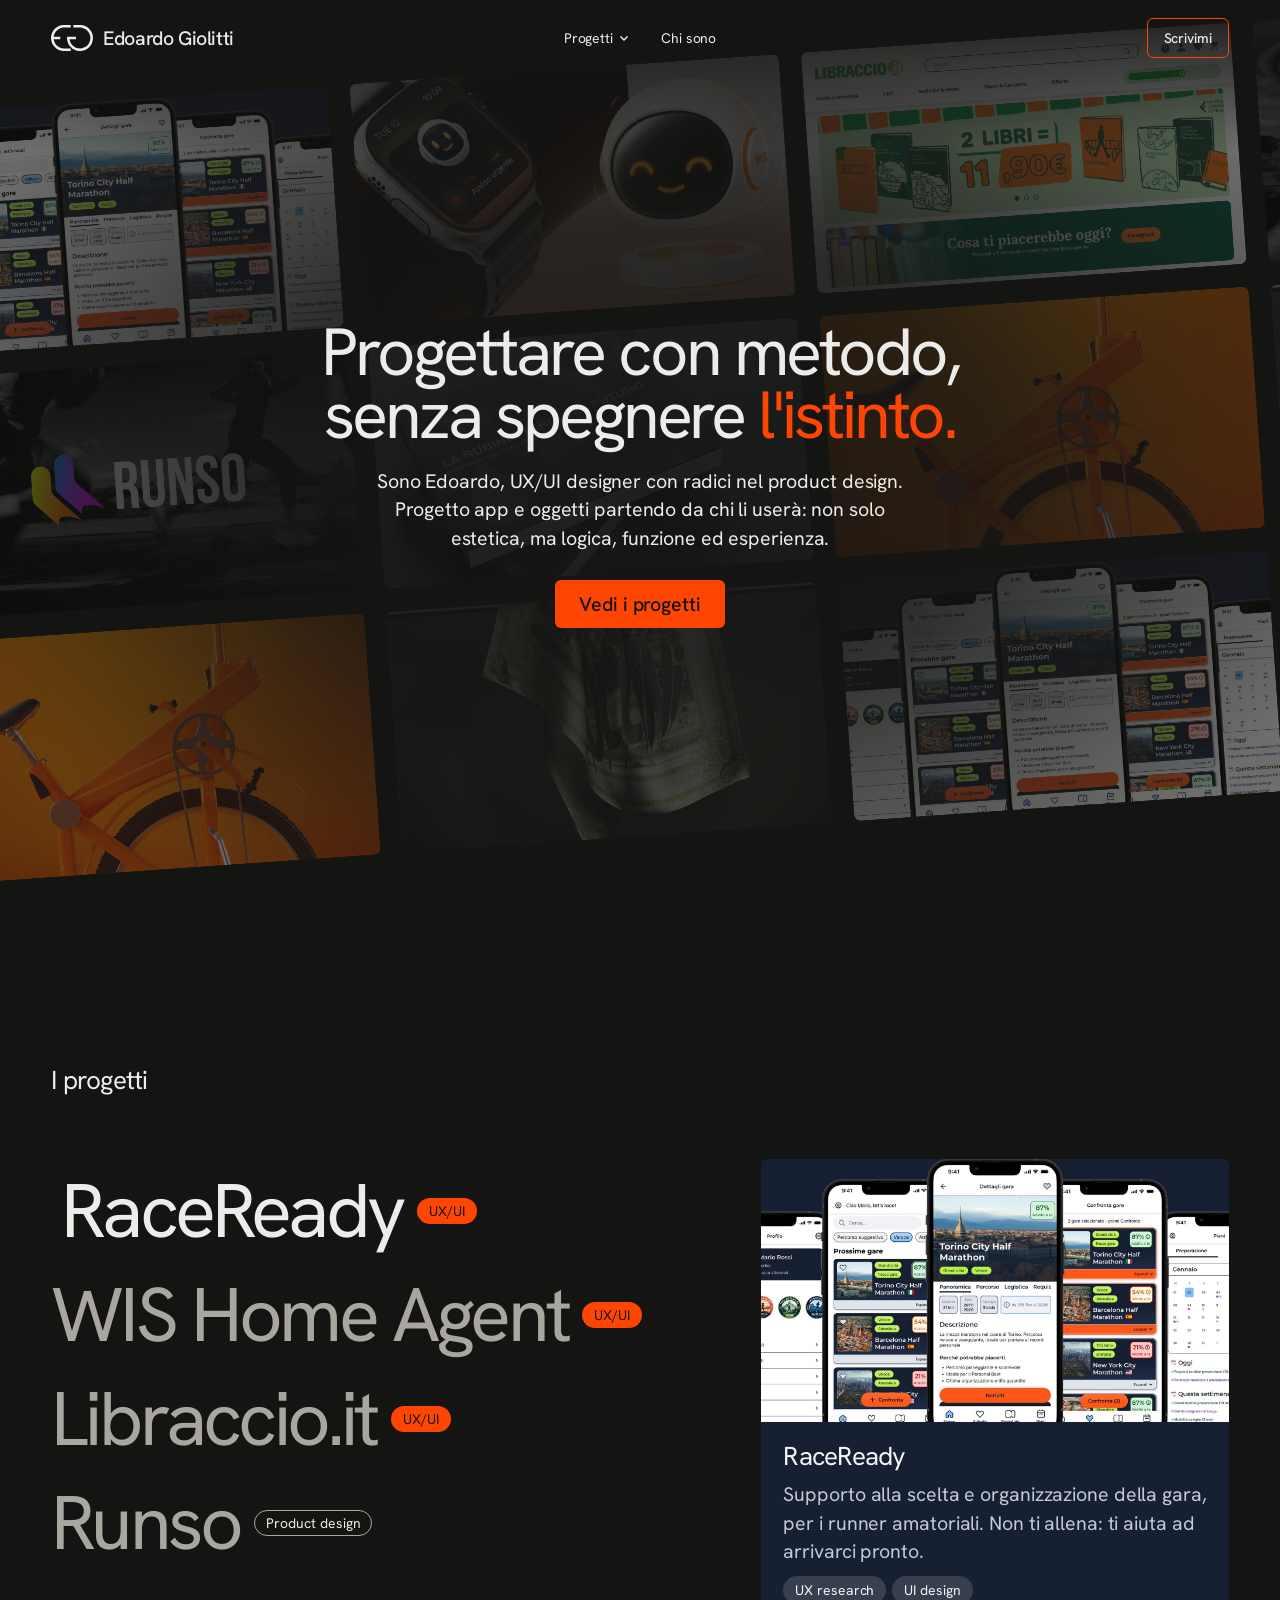
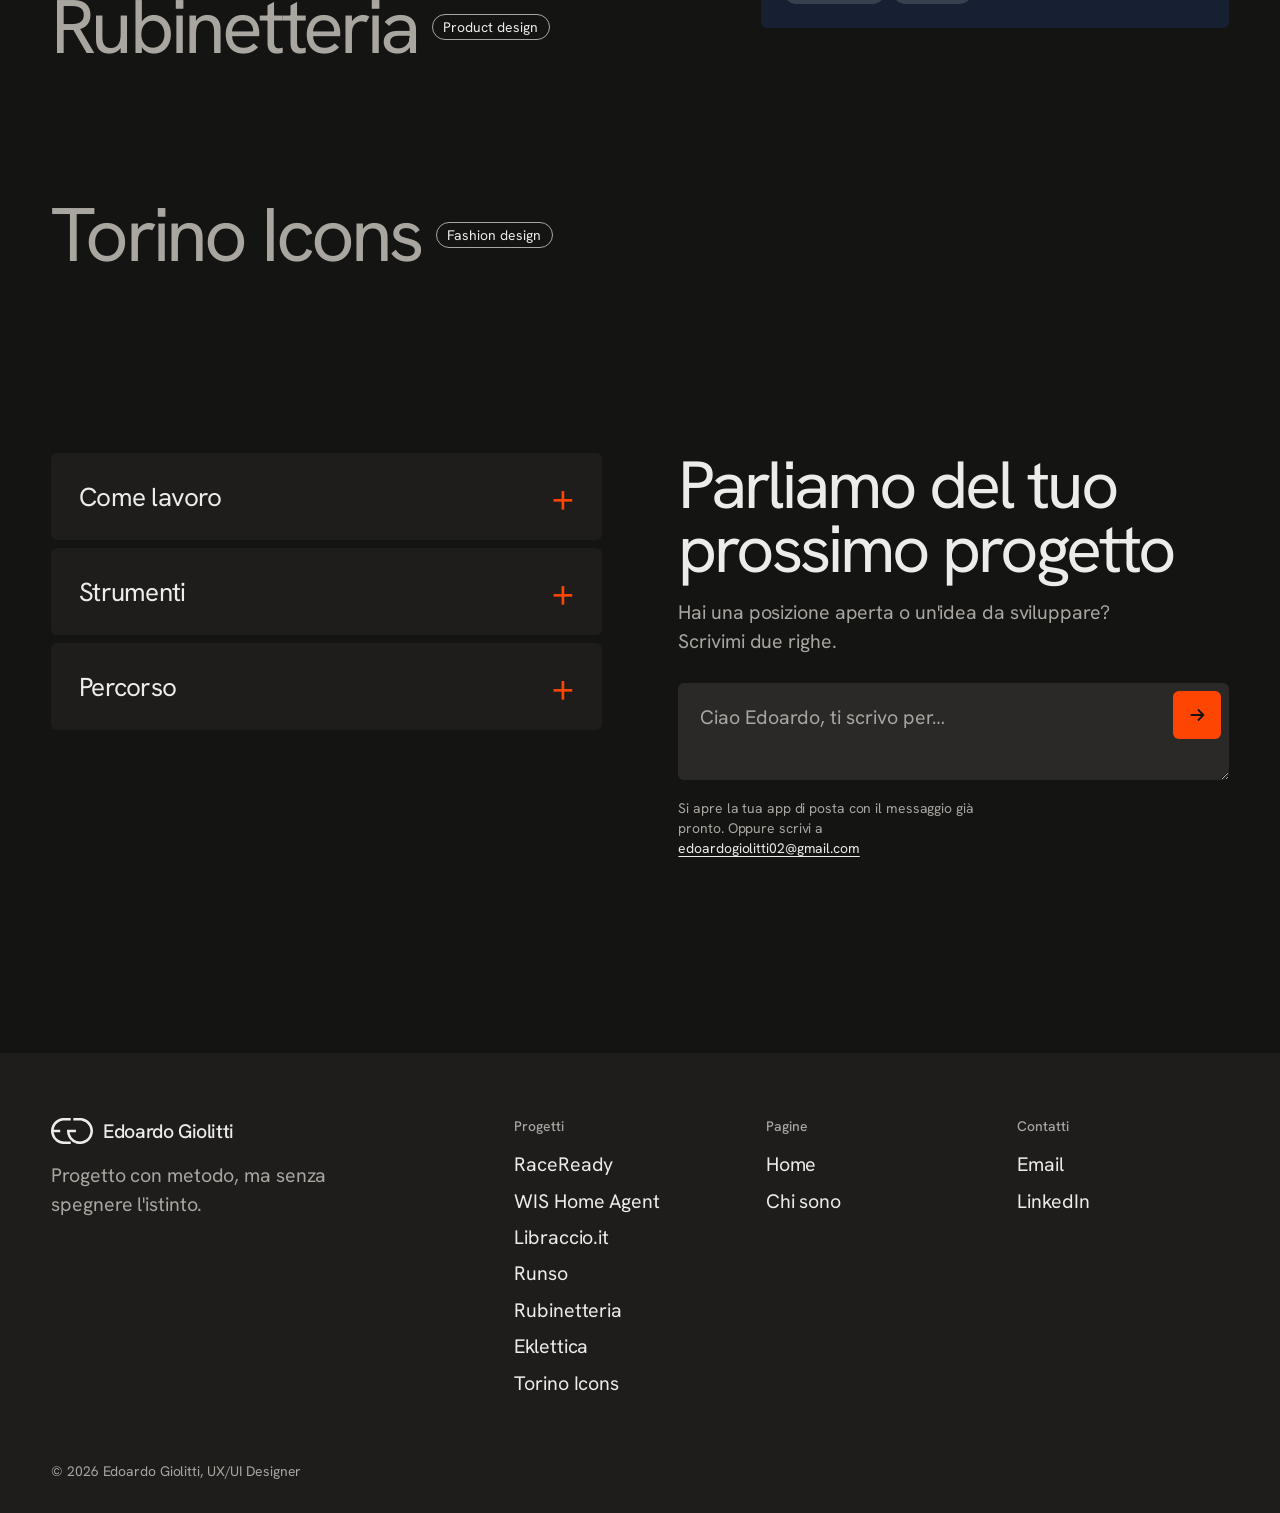
<file: index.html>
<!doctype html>
<html lang="it">
<head>
  <meta charset="utf-8">
  <meta name="viewport" content="width=device-width, initial-scale=1">
  <title>Edoardo Giolitti · UX/UI Designer</title>
  <meta name="description" content="Edoardo Giolitti, UX/UI designer con radici nel product design. App, smart home, e-commerce e oggetti: RaceReady, WIS Home Agent, Libraccio, Runso, Eklettica.">
  <meta property="og:title" content="Edoardo Giolitti · UX/UI Designer">
  <meta property="og:description" content="Progetto con metodo, ma senza spegnere l'istinto.">
  <meta property="og:type" content="website">
  <meta property="og:image" content="https://edoardogiolitti.github.io/assets/img/og-home.jpg">
  <meta property="og:image:width" content="1200">
  <meta property="og:image:height" content="630">
  <meta property="og:image:alt" content="Edoardo Giolitti, UX/UI Designer: «Progettare con metodo, senza spegnere l'istinto.», sulle copertine dei suoi progetti.">
  <meta name="twitter:card" content="summary_large_image">
  <meta name="theme-color" content="#141413">
  <link rel="icon" href="assets/favicon.svg" type="image/svg+xml">
  <link rel="apple-touch-icon" href="assets/apple-touch-icon.png">
  <link rel="preconnect" href="https://fonts.googleapis.com">
  <link rel="preconnect" href="https://fonts.gstatic.com" crossorigin>
  <link rel="stylesheet" href="https://fonts.googleapis.com/css2?family=Hanken+Grotesk:wght@400;500&display=swap">
  <link rel="stylesheet" href="css/home.css">
  <script>document.documentElement.classList.add('js')</script>
</head>
<body>
  <a class="skip-link" href="#main">Vai al contenuto</a>

  <header class="topbar">
    <a class="brand" href="index.html" aria-label="Edoardo Giolitti, home"><span class="brand__mark" aria-hidden="true"></span><span>Edoardo Giolitti</span></a>
    <nav aria-label="Principale">
      <ul class="topbar__links" role="list">
        <li class="topbar__menu"><a class="link" href="#progetti">Progetti</a></li>
        <li><a class="link" href="chi-sono.html">Chi sono</a></li>
      </ul>
    </nav>
    <a class="button button--outline" href="#contatti">Scrivimi</a>
  </header>

  <main id="main">
    <!-- HERO -->
    <section class="hero" aria-labelledby="hero-title">
      <!-- sfondo decorativo: copertine che scorrono, non cliccabili e nascoste agli screen reader -->
      <div class="hero__bg" aria-hidden="true">
        <div class="marquee__row marquee__row--a"><div class="marquee__track"><img src="assets/img/raceready/collage-16x10.jpg" width="1600" height="1000" alt="" decoding="async"><img src="assets/img/wis/cover-16x9.jpg" width="1600" height="900" alt="" decoding="async"><img src="assets/img/libraccio/cover-16x9.jpg" width="1440" height="810" alt="" decoding="async"><img src="assets/img/runso/cover-16x9.jpg" width="1600" height="900" alt="" decoding="async"><img src="assets/img/rubinetteria/cover-16x9.jpg" width="1600" height="900" alt="" decoding="async"><img src="assets/img/eklettica/cover-16x9.jpg" width="1600" height="900" alt="" decoding="async"><img src="assets/img/foulard/cover-16x9.jpg" width="1600" height="900" alt="" decoding="async"><img src="assets/img/raceready/collage-16x10.jpg" width="1600" height="1000" alt="" decoding="async"><img src="assets/img/wis/cover-16x9.jpg" width="1600" height="900" alt="" decoding="async"><img src="assets/img/libraccio/cover-16x9.jpg" width="1440" height="810" alt="" decoding="async"><img src="assets/img/runso/cover-16x9.jpg" width="1600" height="900" alt="" decoding="async"><img src="assets/img/rubinetteria/cover-16x9.jpg" width="1600" height="900" alt="" decoding="async"><img src="assets/img/eklettica/cover-16x9.jpg" width="1600" height="900" alt="" decoding="async"><img src="assets/img/foulard/cover-16x9.jpg" width="1600" height="900" alt="" decoding="async"></div></div>
        <div class="marquee__row marquee__row--b"><div class="marquee__track"><img src="assets/img/runso/cover-16x9.jpg" width="1600" height="900" alt="" decoding="async"><img src="assets/img/rubinetteria/cover-16x9.jpg" width="1600" height="900" alt="" decoding="async"><img src="assets/img/eklettica/cover-16x9.jpg" width="1600" height="900" alt="" decoding="async"><img src="assets/img/foulard/cover-16x9.jpg" width="1600" height="900" alt="" decoding="async"><img src="assets/img/raceready/collage-16x10.jpg" width="1600" height="1000" alt="" decoding="async"><img src="assets/img/wis/cover-16x9.jpg" width="1600" height="900" alt="" decoding="async"><img src="assets/img/libraccio/cover-16x9.jpg" width="1440" height="810" alt="" decoding="async"><img src="assets/img/runso/cover-16x9.jpg" width="1600" height="900" alt="" decoding="async"><img src="assets/img/rubinetteria/cover-16x9.jpg" width="1600" height="900" alt="" decoding="async"><img src="assets/img/eklettica/cover-16x9.jpg" width="1600" height="900" alt="" decoding="async"><img src="assets/img/foulard/cover-16x9.jpg" width="1600" height="900" alt="" decoding="async"><img src="assets/img/raceready/collage-16x10.jpg" width="1600" height="1000" alt="" decoding="async"><img src="assets/img/wis/cover-16x9.jpg" width="1600" height="900" alt="" decoding="async"><img src="assets/img/libraccio/cover-16x9.jpg" width="1440" height="810" alt="" decoding="async"></div></div>
        <div class="marquee__row marquee__row--c"><div class="marquee__track"><img src="assets/img/eklettica/cover-16x9.jpg" width="1600" height="900" alt="" decoding="async"><img src="assets/img/foulard/cover-16x9.jpg" width="1600" height="900" alt="" decoding="async"><img src="assets/img/raceready/collage-16x10.jpg" width="1600" height="1000" alt="" decoding="async"><img src="assets/img/wis/cover-16x9.jpg" width="1600" height="900" alt="" decoding="async"><img src="assets/img/libraccio/cover-16x9.jpg" width="1440" height="810" alt="" decoding="async"><img src="assets/img/runso/cover-16x9.jpg" width="1600" height="900" alt="" decoding="async"><img src="assets/img/rubinetteria/cover-16x9.jpg" width="1600" height="900" alt="" decoding="async"><img src="assets/img/eklettica/cover-16x9.jpg" width="1600" height="900" alt="" decoding="async"><img src="assets/img/foulard/cover-16x9.jpg" width="1600" height="900" alt="" decoding="async"><img src="assets/img/raceready/collage-16x10.jpg" width="1600" height="1000" alt="" decoding="async"><img src="assets/img/wis/cover-16x9.jpg" width="1600" height="900" alt="" decoding="async"><img src="assets/img/libraccio/cover-16x9.jpg" width="1440" height="810" alt="" decoding="async"><img src="assets/img/runso/cover-16x9.jpg" width="1600" height="900" alt="" decoding="async"><img src="assets/img/rubinetteria/cover-16x9.jpg" width="1600" height="900" alt="" decoding="async"></div></div>
        <div class="marquee__row marquee__row--d"><div class="marquee__track"><img src="assets/img/libraccio/cover-16x9.jpg" width="1440" height="810" alt="" decoding="async"><img src="assets/img/runso/cover-16x9.jpg" width="1600" height="900" alt="" decoding="async"><img src="assets/img/rubinetteria/cover-16x9.jpg" width="1600" height="900" alt="" decoding="async"><img src="assets/img/eklettica/cover-16x9.jpg" width="1600" height="900" alt="" decoding="async"><img src="assets/img/foulard/cover-16x9.jpg" width="1600" height="900" alt="" decoding="async"><img src="assets/img/raceready/collage-16x10.jpg" width="1600" height="1000" alt="" decoding="async"><img src="assets/img/wis/cover-16x9.jpg" width="1600" height="900" alt="" decoding="async"><img src="assets/img/libraccio/cover-16x9.jpg" width="1440" height="810" alt="" decoding="async"><img src="assets/img/runso/cover-16x9.jpg" width="1600" height="900" alt="" decoding="async"><img src="assets/img/rubinetteria/cover-16x9.jpg" width="1600" height="900" alt="" decoding="async"><img src="assets/img/eklettica/cover-16x9.jpg" width="1600" height="900" alt="" decoding="async"><img src="assets/img/foulard/cover-16x9.jpg" width="1600" height="900" alt="" decoding="async"><img src="assets/img/raceready/collage-16x10.jpg" width="1600" height="1000" alt="" decoding="async"><img src="assets/img/wis/cover-16x9.jpg" width="1600" height="900" alt="" decoding="async"></div></div>
        <div class="marquee__row marquee__row--e"><div class="marquee__track"><img src="assets/img/foulard/cover-16x9.jpg" width="1600" height="900" alt="" decoding="async"><img src="assets/img/raceready/collage-16x10.jpg" width="1600" height="1000" alt="" decoding="async"><img src="assets/img/wis/cover-16x9.jpg" width="1600" height="900" alt="" decoding="async"><img src="assets/img/libraccio/cover-16x9.jpg" width="1440" height="810" alt="" decoding="async"><img src="assets/img/runso/cover-16x9.jpg" width="1600" height="900" alt="" decoding="async"><img src="assets/img/rubinetteria/cover-16x9.jpg" width="1600" height="900" alt="" decoding="async"><img src="assets/img/eklettica/cover-16x9.jpg" width="1600" height="900" alt="" decoding="async"><img src="assets/img/foulard/cover-16x9.jpg" width="1600" height="900" alt="" decoding="async"><img src="assets/img/raceready/collage-16x10.jpg" width="1600" height="1000" alt="" decoding="async"><img src="assets/img/wis/cover-16x9.jpg" width="1600" height="900" alt="" decoding="async"><img src="assets/img/libraccio/cover-16x9.jpg" width="1440" height="810" alt="" decoding="async"><img src="assets/img/runso/cover-16x9.jpg" width="1600" height="900" alt="" decoding="async"><img src="assets/img/rubinetteria/cover-16x9.jpg" width="1600" height="900" alt="" decoding="async"><img src="assets/img/eklettica/cover-16x9.jpg" width="1600" height="900" alt="" decoding="async"></div></div>
      </div>
      <div class="hero__content">
        <h1 id="hero-title" data-rise style="--i:0">Progettare con metodo, senza spegnere <span class="accent">l'istinto.</span></h1>
        <p class="hero__sub" data-rise style="--i:1">Sono Edoardo, UX/UI designer con radici nel product design. Progetto app e oggetti partendo da chi li userà: non solo estetica, ma logica, funzione ed&nbsp;esperienza.</p>
        <div data-rise style="--i:2"><a class="button" href="#progetti">Vedi i progetti</a></div>
      </div>
    </section>

    <!-- LAVORI -->
    <section class="work" id="progetti" aria-labelledby="progetti-title">
      <div class="section-head">
        <h2 id="progetti-title" data-reveal>I progetti</h2>
      </div>
      <div class="work__grid">
        <ul class="work__list" role="list">
          <li data-reveal style="--i:0"><a class="work__item is-active" href="progetti/raceready.html" data-frame="raceready"><span class="work__head"><span class="work__name">RaceReady</span><span class="work__type work__type--ux">UX/UI</span></span><span class="work__card"><img class="pcard__img" src="assets/img/raceready/collage-16x10.jpg" width="1600" height="1000" alt="" loading="lazy"> <span class="pcard__body"><span class="pcard__text">Supporto alla scelta e organizzazione della gara, per i runner amatoriali. Non ti allena: ti aiuta ad arrivarci pronto.</span><span class="badges"><span class="badge">UX research</span><span class="badge">UI design</span></span></span></span></a></li>
          <li data-reveal style="--i:1"><a class="work__item" href="progetti/wis.html" data-frame="wis"><span class="work__head"><span class="work__name">WIS Home Agent</span><span class="work__type work__type--ux">UX/UI</span></span><span class="work__card"><img class="pcard__img" src="assets/img/wis/cover-16x9.jpg" width="1600" height="900" alt="" loading="lazy"> <span class="pcard__body"><span class="pcard__text">Un'assistente AI per la casa: progettare la relazione, non il comando.</span><span class="badges"><span class="badge">AI</span><span class="badge">UI design</span></span></span></span></a></li>
          <li data-reveal style="--i:2"><a class="work__item" href="progetti/libraccio.html" data-frame="libraccio"><span class="work__head"><span class="work__name">Libraccio.it</span><span class="work__type work__type--ux">UX/UI</span></span><span class="work__card"><img class="pcard__img" src="assets/img/libraccio/cover-16x9.jpg" width="1440" height="810" alt="" loading="lazy"> <span class="pcard__body"><span class="pcard__text">Un checkout con meno attrito e un sistema di reward che fa tornare chi legge.</span><span class="badges"><span class="badge">E-commerce</span><span class="badge">Gamification</span></span></span></span></a></li>
          <li data-reveal style="--i:3"><a class="work__item" href="progetti/runso.html" data-frame="runso"><span class="work__head"><span class="work__name">Runso</span><span class="work__type work__type--pd">Product design</span></span><span class="work__card"><img class="pcard__img" src="assets/img/runso/cover-16x9.jpg" width="1600" height="900" alt="" loading="lazy"> <span class="pcard__body"><span class="pcard__text">Calze tecniche da running: identità visiva, collezione e packaging.</span><span class="badges"><span class="badge">Brand identity</span><span class="badge">Prodotto</span></span></span></span></a></li>
          <li data-reveal style="--i:4"><a class="work__item" href="progetti/rubinetteria.html" data-frame="rubinetteria"><span class="work__head"><span class="work__name">Rubinetteria</span><span class="work__type work__type--pd">Product design</span></span><span class="work__card"><img class="pcard__img" src="assets/img/rubinetteria/cover-16x9.jpg" width="1600" height="900" alt="" loading="lazy"> <span class="pcard__body"><span class="pcard__text">Tesi triennale: sei suggestioni per un rubinetto più sostenibile e intuitivo.</span><span class="badges"><span class="badge">Ricerca</span><span class="badge">Product design</span></span></span></span></a></li>
          <li data-reveal style="--i:5"><a class="work__item" href="progetti/eklettica.html" data-frame="eklettica"><span class="work__head"><span class="work__name">Eklettica</span><span class="work__type work__type--pd">Product design</span></span><span class="work__card"><img class="pcard__img" src="assets/img/eklettica/cover-16x9.jpg" width="1600" height="900" alt="" loading="lazy"> <span class="pcard__body"><span class="pcard__text">Bici pieghevole per il cicloturismo: compatta quando serve, pronta quando conta.</span><span class="badges"><span class="badge">Product design</span><span class="badge">3D</span></span></span></span></a></li>
          <li data-reveal style="--i:6"><a class="work__item" href="progetti/torino-icons.html" data-frame="foulard"><span class="work__head"><span class="work__name">Torino Icons</span><span class="work__type work__type--pd">Fashion design</span></span><span class="work__card"><img class="pcard__img" src="assets/img/foulard/cover-16x9.jpg" width="1600" height="900" alt="" loading="lazy"> <span class="pcard__body"><span class="pcard__text">Quattro foulard dedicati ai luoghi iconici di Torino, con una mappa per scoprirli.</span><span class="badges"><span class="badge">Foulard</span><span class="badge">Brochure</span></span></span></span></a></li>
        </ul>
        <!-- anteprima: la stessa card dello slider, per il progetto attivo (decorativa: i link veri sono i nomi) -->
        <div class="work__frame" aria-hidden="true">
          <div class="pcard is-on" data-for="raceready"><a href="progetti/raceready.html" tabindex="-1">
            <img class="pcard__img" src="assets/img/raceready/collage-16x10.jpg" width="1600" height="1000" alt="" loading="lazy">
          <span class="pcard__body"><span class="pcard__title">RaceReady</span><span class="pcard__text">Supporto alla scelta e organizzazione della gara, per i runner amatoriali. Non ti allena: ti aiuta ad arrivarci pronto.</span><span class="badges"><span class="badge">UX research</span><span class="badge">UI design</span></span></span></a></div>
          <div class="pcard" data-for="wis"><a href="progetti/wis.html" tabindex="-1">
            <img class="pcard__img" src="assets/img/wis/cover-16x9.jpg" width="1600" height="900" alt="" loading="lazy">
          <span class="pcard__body"><span class="pcard__title">WIS Home Agent</span><span class="pcard__text">Un'assistente AI per la casa: progettare la relazione, non il comando.</span><span class="badges"><span class="badge">AI</span><span class="badge">UI design</span></span></span></a></div>
          <div class="pcard" data-for="libraccio"><a href="progetti/libraccio.html" tabindex="-1">
            <img class="pcard__img" src="assets/img/libraccio/cover-16x9.jpg" width="1440" height="810" alt="" loading="lazy">
          <span class="pcard__body"><span class="pcard__title">Libraccio.it</span><span class="pcard__text">Un checkout con meno attrito e un sistema di reward che fa tornare chi legge.</span><span class="badges"><span class="badge">E-commerce</span><span class="badge">Gamification</span></span></span></a></div>
          <div class="pcard" data-for="runso"><a href="progetti/runso.html" tabindex="-1">
            <img class="pcard__img" src="assets/img/runso/cover-16x9.jpg" width="1600" height="900" alt="" loading="lazy">
          <span class="pcard__body"><span class="pcard__title">Runso</span><span class="pcard__text">Calze tecniche da running: identità visiva, collezione e packaging.</span><span class="badges"><span class="badge">Brand identity</span><span class="badge">Prodotto</span></span></span></a></div>
          <div class="pcard" data-for="rubinetteria"><a href="progetti/rubinetteria.html" tabindex="-1">
            <img class="pcard__img" src="assets/img/rubinetteria/cover-16x9.jpg" width="1600" height="900" alt="" loading="lazy">
          <span class="pcard__body"><span class="pcard__title">Rubinetteria</span><span class="pcard__text">Tesi triennale: sei suggestioni per un rubinetto più sostenibile e intuitivo.</span><span class="badges"><span class="badge">Ricerca</span><span class="badge">Product design</span></span></span></a></div>
          <div class="pcard" data-for="eklettica"><a href="progetti/eklettica.html" tabindex="-1">
            <img class="pcard__img" src="assets/img/eklettica/cover-16x9.jpg" width="1600" height="900" alt="" loading="lazy">
          <span class="pcard__body"><span class="pcard__title">Eklettica</span><span class="pcard__text">Bici pieghevole per il cicloturismo: compatta quando serve, pronta quando conta.</span><span class="badges"><span class="badge">Product design</span><span class="badge">3D</span></span></span></a></div>
          <div class="pcard" data-for="foulard"><a href="progetti/torino-icons.html" tabindex="-1">
            <img class="pcard__img" src="assets/img/foulard/cover-16x9.jpg" width="1600" height="900" alt="" loading="lazy">
          <span class="pcard__body"><span class="pcard__title">Torino Icons</span><span class="pcard__text">Quattro foulard dedicati ai luoghi iconici di Torino, con una mappa per scoprirli.</span><span class="badges"><span class="badge">Foulard</span><span class="badge">Brochure</span></span></span></a></div>
        </div>
      </div>
    </section>

    <!-- FISARMONICA E CHIUSURA, affiancate su desktop -->
    <div class="duo">
      <!-- FISARMONICA -->
      <section class="faq" aria-labelledby="faq-title">
        <h2 id="faq-title" class="sr-only">Metodo, strumenti e percorso</h2>
        <details data-reveal>
          <summary>Come lavoro</summary>
          <div class="faq__body">
            <p><strong>Prima capisco, poi disegno.</strong> Parto dalla ricerca: interviste, questionari, desk research e benchmark. Dai dati tiro fuori gli insight, dagli insight le opportunità, e solo alla fine le feature.</p>
            <p>Poi personas, customer journey, wireframe e prototipi, fino all'usability testing per capire cosa funziona davvero.</p>
          </div>
        </details>
        <details data-reveal style="--i:1">
          <summary>Strumenti</summary>
          <div class="faq__body">
            <p><strong>Progettazione:</strong> Figma, Figma Make, Miro, Framer.</p>
            <p><strong>Visual e 3D:</strong> Photoshop, Illustrator, Rhinoceros 3D, Blender.</p>
            <p><strong>AI nel processo:</strong> Gemini, ChatGPT e Perplexity per la ricerca; Antigravity e Claude Code per i prototipi in codice.</p>
          </div>
        </details>
        <details data-reveal style="--i:2">
          <summary>Percorso</summary>
          <div class="faq__body">
            <p><strong>2026:</strong> Master Full-Time in UX &amp; UI Design for Digital Product, Talent Garden Innovation School, Milano.</p>
            <p><strong>2021–2025:</strong> Laurea triennale in Design e Comunicazione (Product Design), Politecnico di Torino.</p>
            <p><strong>2024:</strong> Junior Product Designer in tirocinio da MAT Studio di Matteo Tampone.</p>
          </div>
        </details>
      </section>

      <!-- CHIUSURA E CONTATTI -->
      <section class="closing" id="contatti" aria-labelledby="contact-title">
        <h2 id="contact-title" data-reveal>Parliamo del tuo prossimo progetto</h2>
        <p data-reveal style="--i:1">Hai una posizione aperta o un'idea da sviluppare? Scrivimi due righe.</p>
        <form class="field-wrap" method="get" enctype="text/plain" data-mail data-reveal style="--i:2">
          <input type="hidden" name="subject" value="Contatto dal portfolio">
          <label class="sr-only" for="msg">Il tuo messaggio</label>
          <textarea class="field" id="msg" name="body" rows="2" placeholder="Ciao Edoardo, ti scrivo per…"></textarea>
          <button class="send" type="submit" aria-label="Scrivi l'email">
            <svg viewBox="0 0 24 24" fill="none" stroke="currentColor" stroke-width="2" aria-hidden="true"><path d="M5 12h14M13 6l6 6-6 6"/></svg>
          </button>
        </form>
        <p class="closing__note">Si apre la tua app di posta con il messaggio già pronto. Oppure scrivi a <a class="link link--inline" data-mail-link data-mail-show>email</a></p>
      </section>
    </div>
  </main>

  <footer class="footer">
    <div class="footer__grid">
      <div class="footer__brand">
        <a class="brand" href="index.html"><span class="brand__mark" aria-hidden="true"></span><span>Edoardo Giolitti</span></a>
        <p>Progetto con metodo, ma senza spegnere l'istinto.</p>
      </div>
      <div>
        <h2>Progetti</h2>
        <ul role="list">
          <li><a class="link" href="progetti/raceready.html">RaceReady</a></li>
          <li><a class="link" href="progetti/wis.html">WIS Home Agent</a></li>
          <li><a class="link" href="progetti/libraccio.html">Libraccio.it</a></li>
          <li><a class="link" href="progetti/runso.html">Runso</a></li>
          <li><a class="link" href="progetti/rubinetteria.html">Rubinetteria</a></li>
          <li><a class="link" href="progetti/eklettica.html">Eklettica</a></li>
          <li><a class="link" href="progetti/torino-icons.html">Torino Icons</a></li>
        </ul>
      </div>
      <div>
        <h2>Pagine</h2>
        <ul role="list">
          <li><a class="link" href="index.html">Home</a></li>
          <li><a class="link" href="chi-sono.html">Chi sono</a></li>
        </ul>
      </div>
      <div>
        <h2>Contatti</h2>
        <ul role="list">
          <li><a class="link" data-mail-link>Email</a></li>
          <li><a class="link" href="https://www.linkedin.com/in/edoardo-giolitti" rel="noopener">LinkedIn</a></li>
        </ul>
      </div>
    </div>
    <p class="footer__legal">© 2026 Edoardo Giolitti, UX/UI Designer</p>
  </footer>

  <script src="js/home.js" defer></script>
</body>
</html>
</file>
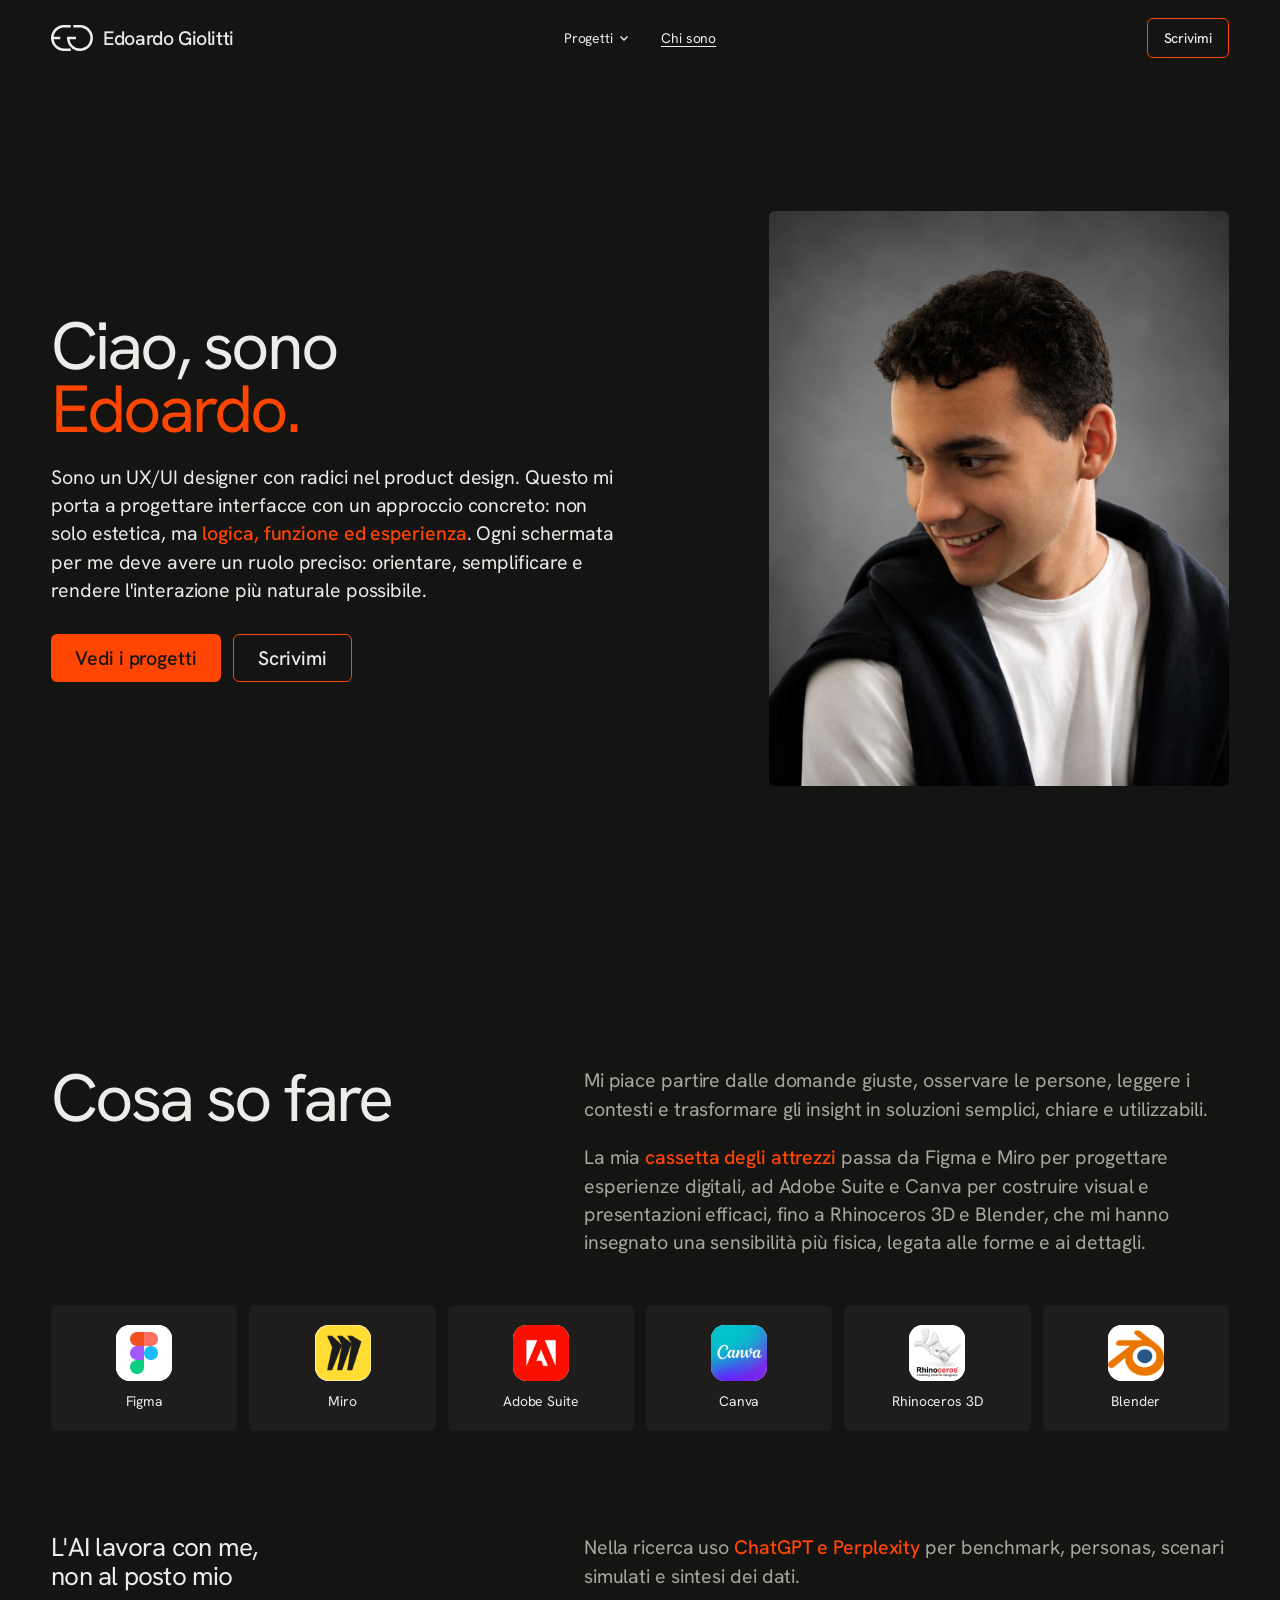
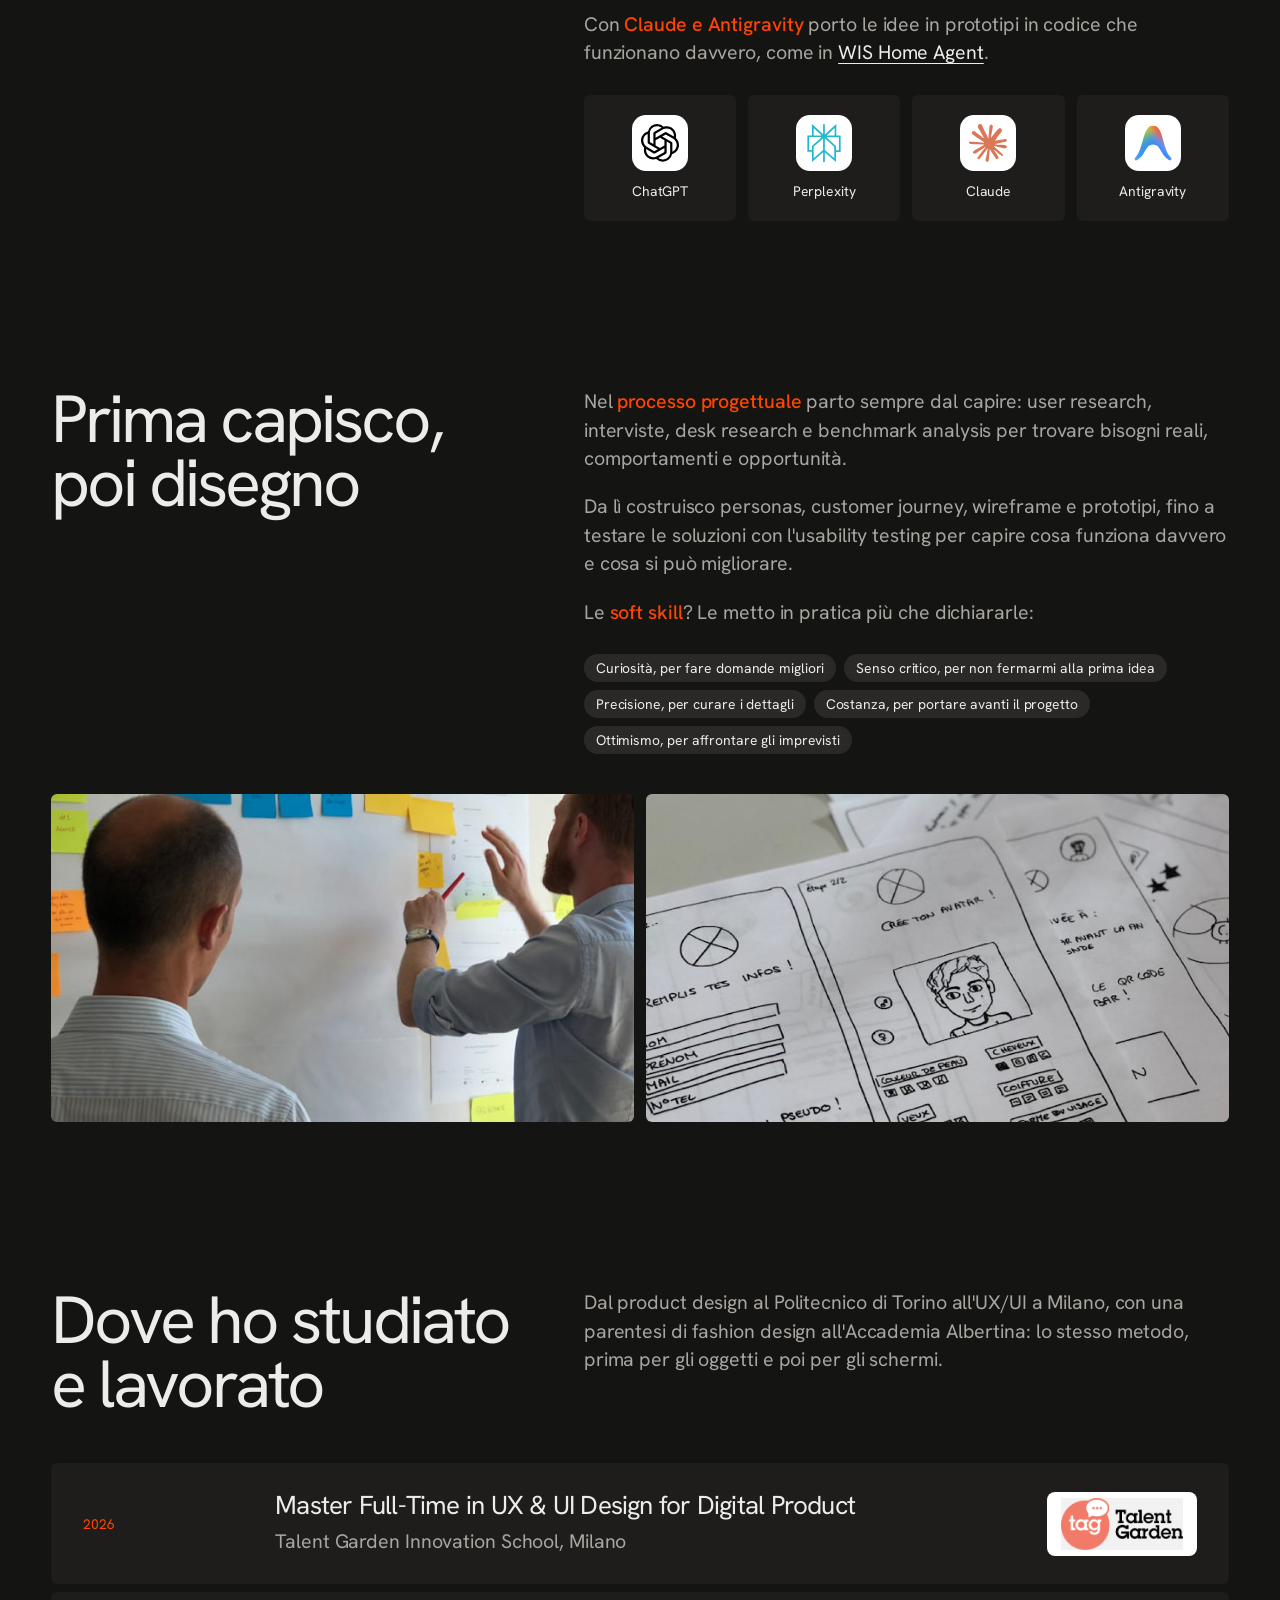
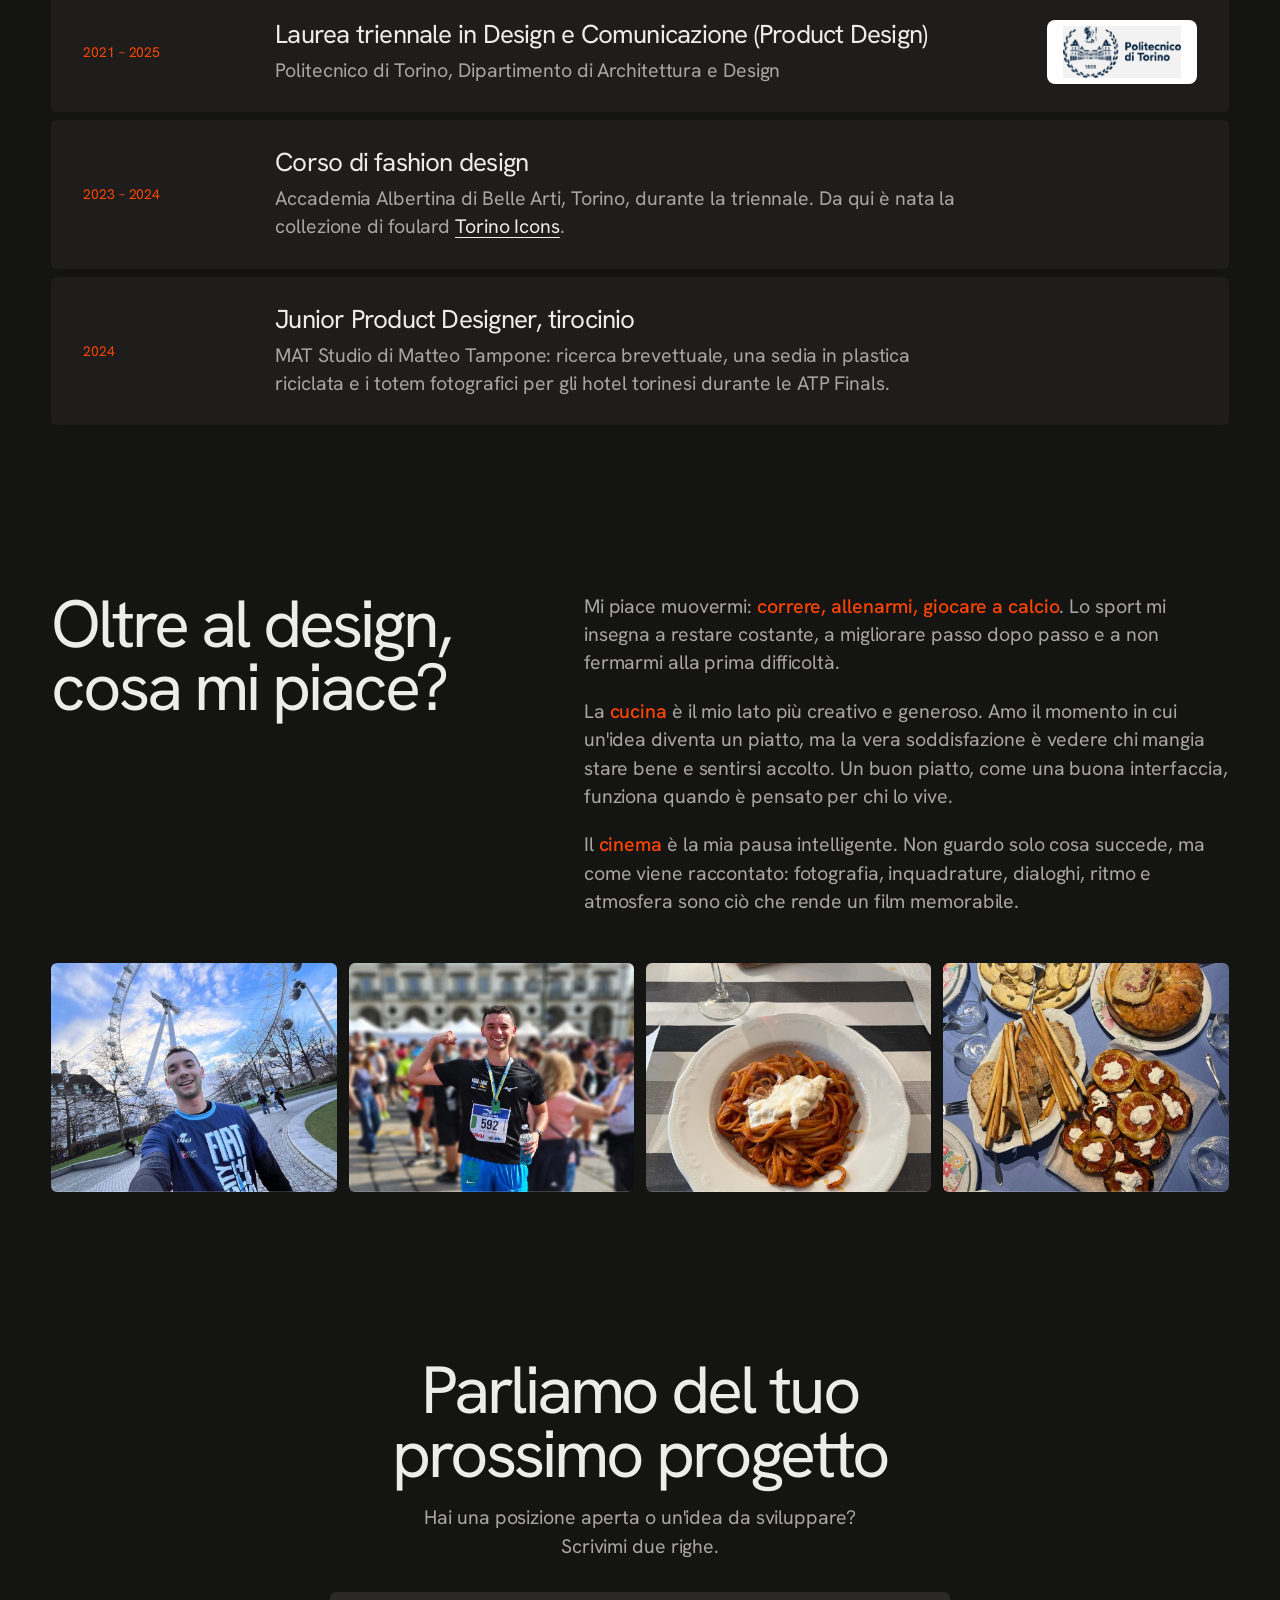
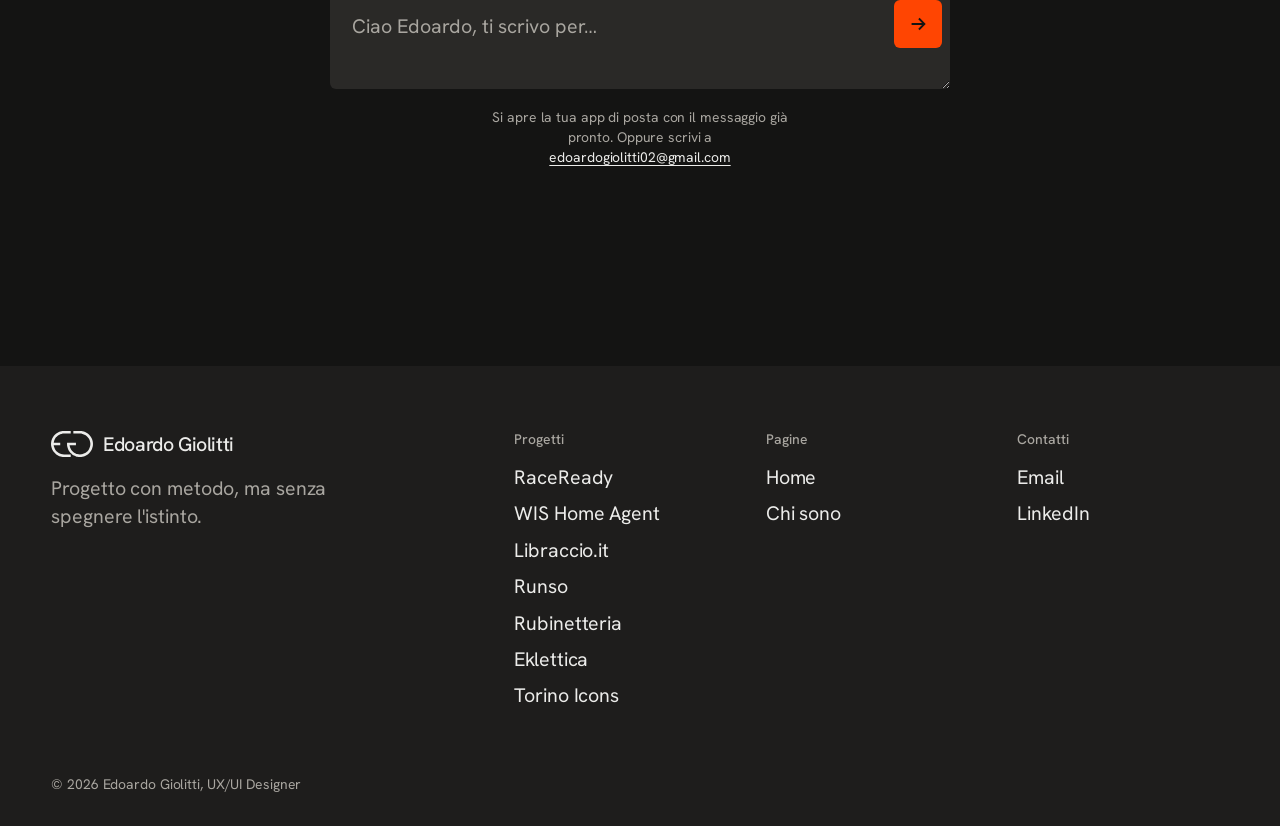
<file: chi-sono.html>
<!doctype html>
<html lang="it">
<head>
  <meta charset="utf-8">
  <meta name="viewport" content="width=device-width, initial-scale=1">
  <title>Chi sono · Edoardo Giolitti</title>
  <meta name="description" content="Edoardo Giolitti, UX/UI designer con radici nel product design: metodo, strumenti, formazione al Politecnico di Torino e a Talent Garden, e cosa c'è oltre il design.">
  <meta property="og:title" content="Chi sono · Edoardo Giolitti">
  <meta property="og:description" content="Progetto con metodo, ma senza spegnere l'istinto.">
  <meta property="og:type" content="profile">
  <meta property="og:image" content="https://edoardogiolitti.github.io/assets/img/about/edoardo.jpg">
  <meta name="theme-color" content="#141413">
  <link rel="icon" href="assets/favicon.svg" type="image/svg+xml">
  <link rel="apple-touch-icon" href="assets/apple-touch-icon.png">
  <link rel="preconnect" href="https://fonts.googleapis.com">
  <link rel="preconnect" href="https://fonts.gstatic.com" crossorigin>
  <link rel="stylesheet" href="https://fonts.googleapis.com/css2?family=Hanken+Grotesk:wght@400;500&display=swap">
  <link rel="stylesheet" href="css/home.css">
  <link rel="stylesheet" href="css/about.css">
  <script>document.documentElement.classList.add('js')</script>
</head>
<body>
  <a class="skip-link" href="#main">Vai al contenuto</a>

  <header class="topbar">
    <a class="brand" href="index.html" aria-label="Edoardo Giolitti, home"><span class="brand__mark" aria-hidden="true"></span><span>Edoardo Giolitti</span></a>
    <nav aria-label="Principale">
      <ul class="topbar__links" role="list">
        <li class="topbar__menu"><a class="link" href="index.html#progetti">Progetti</a></li>
        <li><a class="link" href="chi-sono.html" aria-current="page">Chi sono</a></li>
      </ul>
    </nav>
    <a class="button button--outline" href="#contatti">Scrivimi</a>
  </header>

  <main id="main">
    <!-- HERO -->
    <section class="about-hero" aria-labelledby="about-title">
      <div class="about-hero__text">
        <h1 id="about-title" data-rise style="--i:0">Ciao, sono <span class="accent">Edoardo.</span></h1>
        <p data-rise style="--i:1">Sono un UX/UI designer con radici nel product design. Questo mi porta a progettare interfacce con un approccio concreto: non solo estetica, ma <span class="kw">logica, funzione ed esperienza</span>. Ogni schermata per me deve avere un ruolo preciso: orientare, semplificare e rendere l'interazione più naturale possibile.</p>
        <div class="about-hero__actions" data-rise style="--i:2">
          <a class="button" href="index.html#progetti">Vedi i progetti</a>
          <a class="button button--outline" href="#contatti">Scrivimi</a>
        </div>
      </div>
      <img class="about-hero__photo" src="assets/img/about/edoardo.jpg" width="1122" height="1402" alt="Ritratto di Edoardo Giolitti, sorridente, con una maglietta bianca e un maglione scuro sulle spalle." data-rise style="--i:1">
    </section>

    <!-- COSA SO FARE -->
    <section class="about-section" aria-labelledby="cosa-so-fare">
      <div class="about-split">
        <h2 id="cosa-so-fare" data-reveal>Cosa so fare</h2>
        <div class="prose">
          <p data-reveal>Mi piace partire dalle domande giuste, osservare le persone, leggere i contesti e trasformare gli insight in soluzioni semplici, chiare e utilizzabili.</p>
          <p data-reveal style="--i:1">La mia <span class="kw">cassetta degli attrezzi</span> passa da Figma e Miro per progettare esperienze digitali, ad Adobe Suite e Canva per costruire visual e presentazioni efficaci, fino a Rhinoceros 3D e Blender, che mi hanno insegnato una sensibilità più fisica, legata alle forme e ai dettagli.</p>
        </div>
      </div>

      <ul class="tools" role="list" aria-label="Strumenti">
        <li class="tool" data-reveal style="--i:0"><img src="assets/img/about/tool-figma.png" width="160" height="160" alt="" loading="lazy"><span>Figma</span></li>
        <li class="tool" data-reveal style="--i:1"><img src="assets/img/about/tool-miro.png" width="160" height="160" alt="" loading="lazy"><span>Miro</span></li>
        <li class="tool" data-reveal style="--i:2"><img src="assets/img/about/tool-adobe.png" width="160" height="160" alt="" loading="lazy"><span>Adobe Suite</span></li>
        <li class="tool" data-reveal style="--i:3"><img src="assets/img/about/tool-canva.png" width="160" height="160" alt="" loading="lazy"><span>Canva</span></li>
        <li class="tool" data-reveal style="--i:4"><img src="assets/img/about/tool-rhino.png" width="160" height="160" alt="" loading="lazy"><span>Rhinoceros 3D</span></li>
        <li class="tool" data-reveal style="--i:5"><img src="assets/img/about/tool-blender.png" width="160" height="160" alt="" loading="lazy"><span>Blender</span></li>
      </ul>

      <div class="about-split about-ai">
        <h3 id="ai" data-reveal>L'AI lavora con me, non al posto mio</h3>
        <div class="prose">
          <p data-reveal>Nella ricerca uso <span class="kw">ChatGPT e Perplexity</span> per benchmark, personas, scenari simulati e sintesi dei dati.</p>
          <p data-reveal style="--i:1">Con <span class="kw">Claude e Antigravity</span> porto le idee in prototipi in codice che funzionano davvero, come in <a class="link link--inline" href="progetti/wis.html">WIS Home Agent</a>.</p>
          <ul class="tools" role="list" aria-label="Strumenti di intelligenza artificiale">
            <li class="tool" data-reveal style="--i:0"><img src="assets/img/about/tool-chatgpt.svg" width="56" height="56" alt="" loading="lazy"><span>ChatGPT</span></li>
            <li class="tool" data-reveal style="--i:1"><img src="assets/img/about/tool-perplexity.svg" width="56" height="56" alt="" loading="lazy"><span>Perplexity</span></li>
            <li class="tool" data-reveal style="--i:2"><img src="assets/img/about/tool-claude.svg" width="56" height="56" alt="" loading="lazy"><span>Claude</span></li>
            <li class="tool" data-reveal style="--i:3"><img src="assets/img/about/tool-antigravity.svg" width="56" height="56" alt="" loading="lazy"><span>Antigravity</span></li>
          </ul>
        </div>
      </div>
    </section>

    <!-- COME LAVORO -->
    <section class="about-section" aria-labelledby="processo">
      <div class="about-split">
        <h2 id="processo" data-reveal>Prima capisco, poi disegno</h2>
        <div class="prose">
          <p data-reveal>Nel <span class="kw">processo progettuale</span> parto sempre dal capire: user research, interviste, desk research e benchmark analysis per trovare bisogni reali, comportamenti e opportunità.</p>
          <p data-reveal style="--i:1">Da lì costruisco personas, customer journey, wireframe e prototipi, fino a testare le soluzioni con l'usability testing per capire cosa funziona davvero e cosa si può migliorare.</p>
          <p data-reveal style="--i:2">Le <span class="kw">soft skill</span>? Le metto in pratica più che dichiararle:</p>
          <ul class="badges skills-pills" role="list" data-reveal style="--i:3">
            <li class="badge">Curiosità, per fare domande migliori</li>
            <li class="badge">Senso critico, per non fermarmi alla prima idea</li>
            <li class="badge">Precisione, per curare i dettagli</li>
            <li class="badge">Costanza, per portare avanti il progetto</li>
            <li class="badge">Ottimismo, per affrontare gli imprevisti</li>
          </ul>
        </div>
      </div>
      <div class="process-photos">
        <img src="assets/img/about/workshop.jpg" width="1346" height="591" alt="Due persone davanti a una parete di post-it colorati durante una sessione di lavoro." loading="lazy" data-reveal>
        <img src="assets/img/about/wireframe.jpg" width="1346" height="591" alt="Wireframe disegnati a mano su fogli di carta: le prime bozze delle schermate di un'app." loading="lazy" data-reveal style="--i:1">
      </div>
    </section>

    <!-- PERCORSO -->
    <section class="about-section" aria-labelledby="percorso">
      <div class="about-split">
        <h2 id="percorso" data-reveal>Dove ho studiato e lavorato</h2>
        <div class="prose">
          <p data-reveal>Dal product design al Politecnico di Torino all'UX/UI a Milano, con una parentesi di fashion design all'Accademia Albertina: lo stesso metodo, prima per gli oggetti e poi per gli schermi.</p>
        </div>
      </div>
      <ol class="path" role="list">
        <li class="path__item" data-reveal>
          <span class="path__when">2026</span>
          <div><p class="path__what">Master Full-Time in UX &amp; UI Design for Digital Product</p><p class="path__where">Talent Garden Innovation School, Milano</p></div>
          <img class="path__logo" src="assets/img/about/logo-tag.png" width="566" height="240" alt="Talent Garden" loading="lazy">
        </li>
        <li class="path__item" data-reveal style="--i:1">
          <span class="path__when">2021 – 2025</span>
          <div><p class="path__what">Laurea triennale in Design e Comunicazione (Product Design)</p><p class="path__where">Politecnico di Torino, Dipartimento di Architettura e Design</p></div>
          <img class="path__logo" src="assets/img/about/logo-polito.png" width="546" height="240" alt="Politecnico di Torino" loading="lazy">
        </li>
        <li class="path__item" data-reveal style="--i:2">
          <span class="path__when">2023 – 2024</span>
          <div><p class="path__what">Corso di fashion design</p><p class="path__where">Accademia Albertina di Belle Arti, Torino, durante la triennale. Da qui è nata la collezione di foulard <a class="link link--inline" href="progetti/torino-icons.html">Torino Icons</a>.</p></div>
        </li>
        <li class="path__item" data-reveal style="--i:3">
          <span class="path__when">2024</span>
          <div><p class="path__what">Junior Product Designer, tirocinio</p><p class="path__where">MAT Studio di Matteo Tampone: ricerca brevettuale, una sedia in plastica riciclata e i totem fotografici per gli hotel torinesi durante le ATP Finals.</p></div>
        </li>
      </ol>
    </section>

    <!-- OLTRE IL DESIGN -->
    <section class="about-section" aria-labelledby="oltre">
      <div class="about-split">
        <h2 id="oltre" data-reveal>Oltre al design, cosa mi piace?</h2>
        <div class="prose">
          <p data-reveal>Mi piace muovermi: <span class="kw">correre, allenarmi, giocare a calcio</span>. Lo sport mi insegna a restare costante, a migliorare passo dopo passo e a non fermarmi alla prima difficoltà.</p>
          <p data-reveal style="--i:1">La <span class="kw">cucina</span> è il mio lato più creativo e generoso. Amo il momento in cui un'idea diventa un piatto, ma la vera soddisfazione è vedere chi mangia stare bene e sentirsi accolto. Un buon piatto, come una buona interfaccia, funziona quando è pensato per chi lo vive.</p>
          <p data-reveal style="--i:2">Il <span class="kw">cinema</span> è la mia pausa intelligente. Non guardo solo cosa succede, ma come viene raccontato: fotografia, inquadrature, dialoghi, ritmo e atmosfera sono ciò che rende un film memorabile.</p>
        </div>
      </div>
      <div class="life-photos">
        <img src="assets/img/about/london.jpg" width="915" height="734" alt="Edoardo in un selfie a Londra, con la ruota panoramica alle spalle." loading="lazy" data-reveal>
        <img src="assets/img/about/gara.jpg" width="915" height="734" alt="Edoardo dopo una gara di corsa, con il pettorale 592 e la medaglia." loading="lazy" data-reveal style="--i:1">
        <img src="assets/img/about/pasta.jpg" width="915" height="734" alt="Un piatto di spaghetti al pomodoro con burrata, cucinato da Edoardo." loading="lazy" data-reveal style="--i:2">
        <img src="assets/img/about/aperitivo.jpg" width="915" height="734" alt="Una tavola apparecchiata con pizzette, grissini e focaccia." loading="lazy" data-reveal style="--i:3">
      </div>
    </section>

    <!-- CHIUSURA E CONTATTI -->
    <section class="closing" id="contatti" aria-labelledby="contact-title">
      <h2 id="contact-title" data-reveal>Parliamo del tuo prossimo progetto</h2>
      <p data-reveal style="--i:1">Hai una posizione aperta o un'idea da sviluppare? Scrivimi due righe.</p>
      <form class="field-wrap" method="get" enctype="text/plain" data-mail data-reveal style="--i:2">
        <input type="hidden" name="subject" value="Contatto dal portfolio">
        <label class="sr-only" for="msg">Il tuo messaggio</label>
        <textarea class="field" id="msg" name="body" rows="2" placeholder="Ciao Edoardo, ti scrivo per…"></textarea>
        <button class="send" type="submit" aria-label="Scrivi l'email">
          <svg viewBox="0 0 24 24" fill="none" stroke="currentColor" stroke-width="2" aria-hidden="true"><path d="M5 12h14M13 6l6 6-6 6"/></svg>
        </button>
      </form>
      <p class="closing__note">Si apre la tua app di posta con il messaggio già pronto. Oppure scrivi a <a class="link link--inline" data-mail-link data-mail-show>email</a></p>
    </section>
  </main>

  <footer class="footer">
    <div class="footer__grid">
      <div class="footer__brand">
        <a class="brand" href="index.html"><span class="brand__mark" aria-hidden="true"></span><span>Edoardo Giolitti</span></a>
        <p>Progetto con metodo, ma senza spegnere l'istinto.</p>
      </div>
      <div>
        <h2>Progetti</h2>
        <ul role="list">
          <li><a class="link" href="progetti/raceready.html">RaceReady</a></li>
          <li><a class="link" href="progetti/wis.html">WIS Home Agent</a></li>
          <li><a class="link" href="progetti/libraccio.html">Libraccio.it</a></li>
          <li><a class="link" href="progetti/runso.html">Runso</a></li>
          <li><a class="link" href="progetti/rubinetteria.html">Rubinetteria</a></li>
          <li><a class="link" href="progetti/eklettica.html">Eklettica</a></li>
          <li><a class="link" href="progetti/torino-icons.html">Torino Icons</a></li>
        </ul>
      </div>
      <div>
        <h2>Pagine</h2>
        <ul role="list">
          <li><a class="link" href="index.html">Home</a></li>
          <li><a class="link" href="chi-sono.html" aria-current="page">Chi sono</a></li>
        </ul>
      </div>
      <div>
        <h2>Contatti</h2>
        <ul role="list">
          <li><a class="link" data-mail-link>Email</a></li>
          <li><a class="link" href="https://www.linkedin.com/in/edoardo-giolitti" rel="noopener">LinkedIn</a></li>
        </ul>
      </div>
    </div>
    <p class="footer__legal">© 2026 Edoardo Giolitti, UX/UI Designer</p>
  </footer>

  <script src="js/home.js" defer></script>
</body>
</html>
</file>
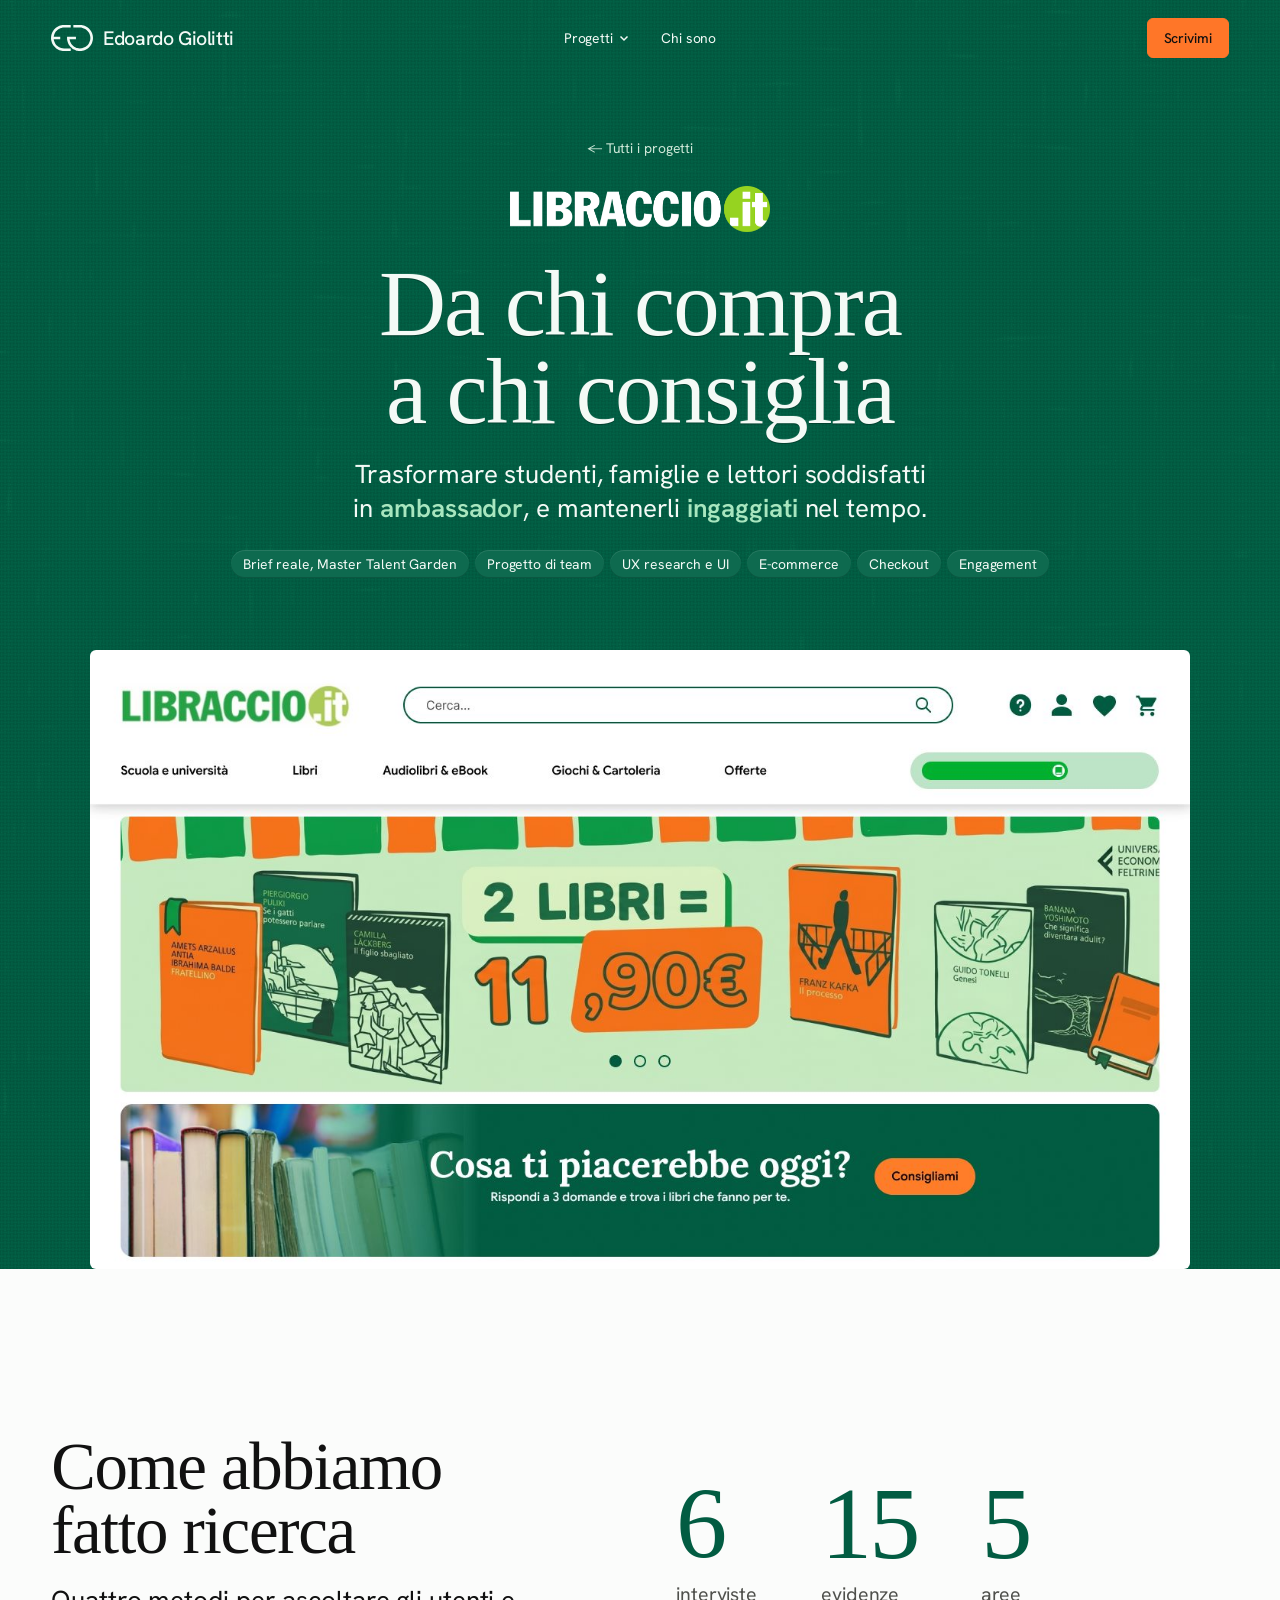
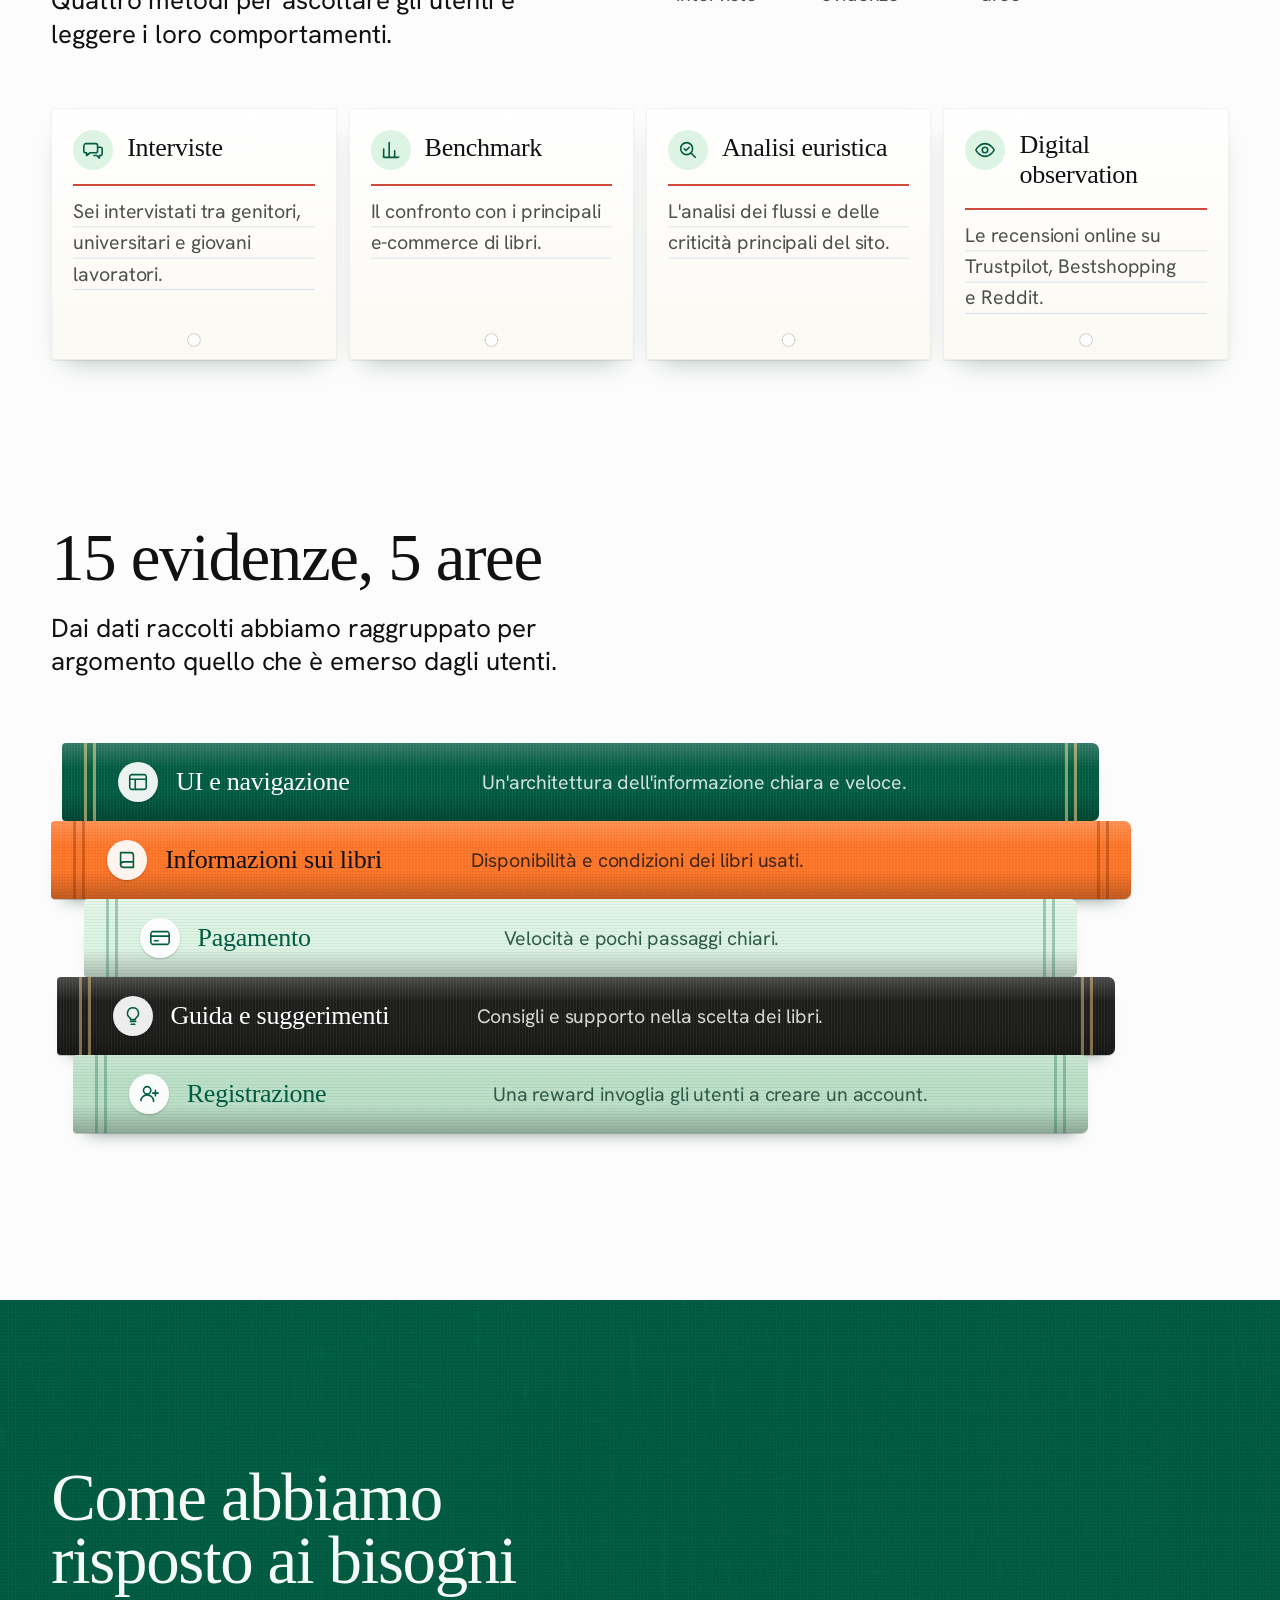
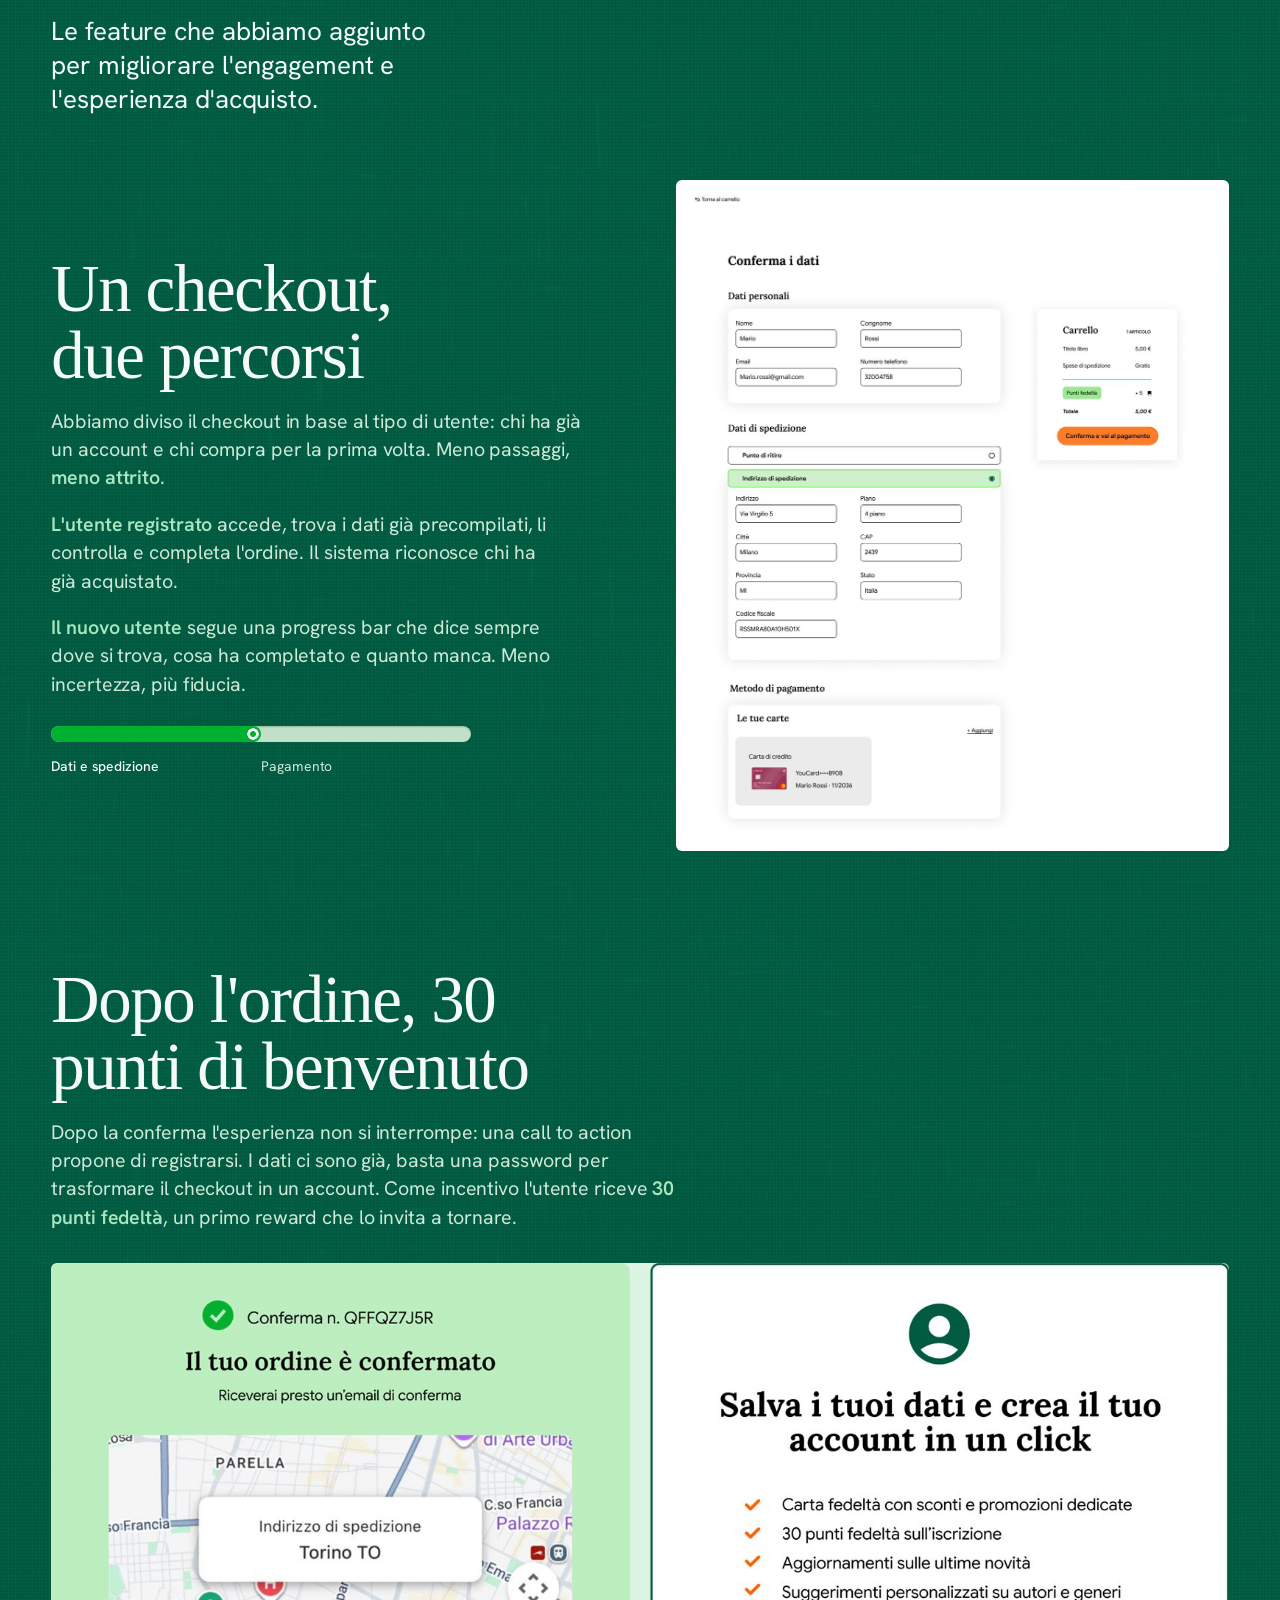
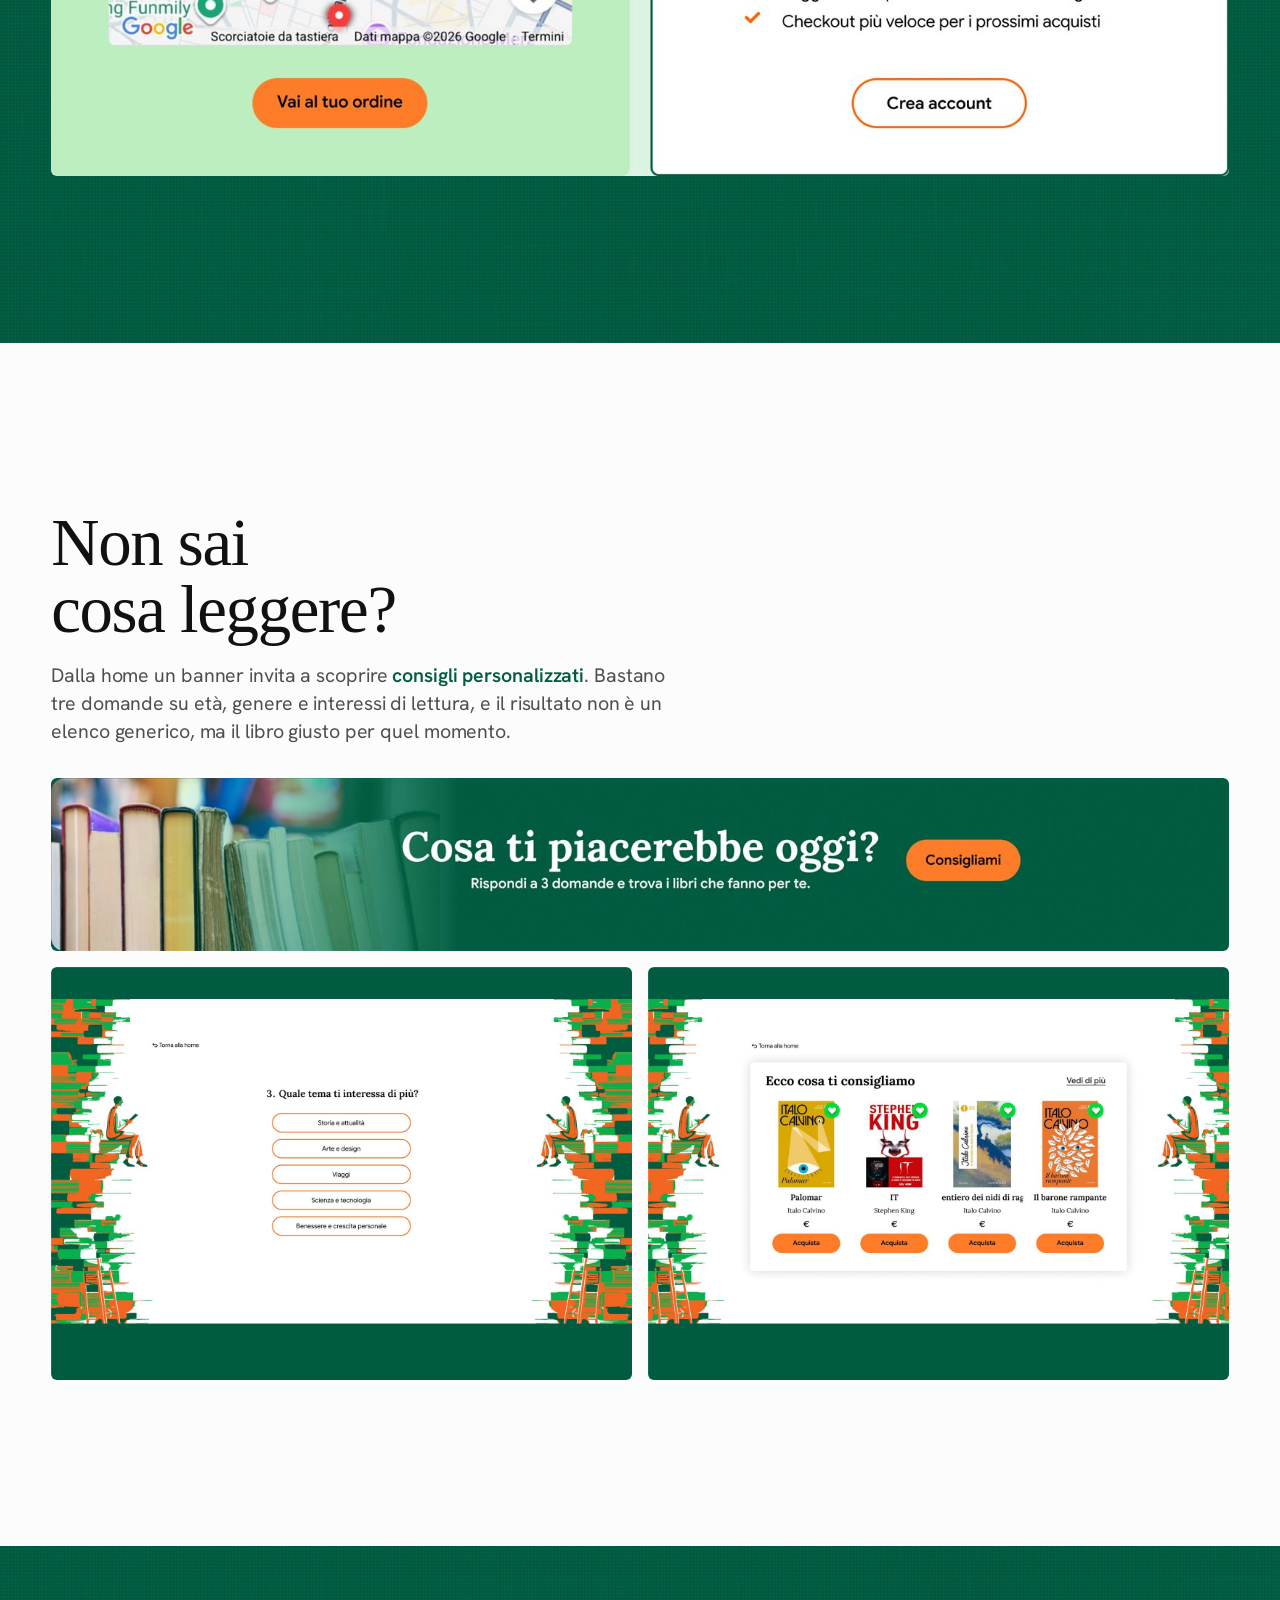
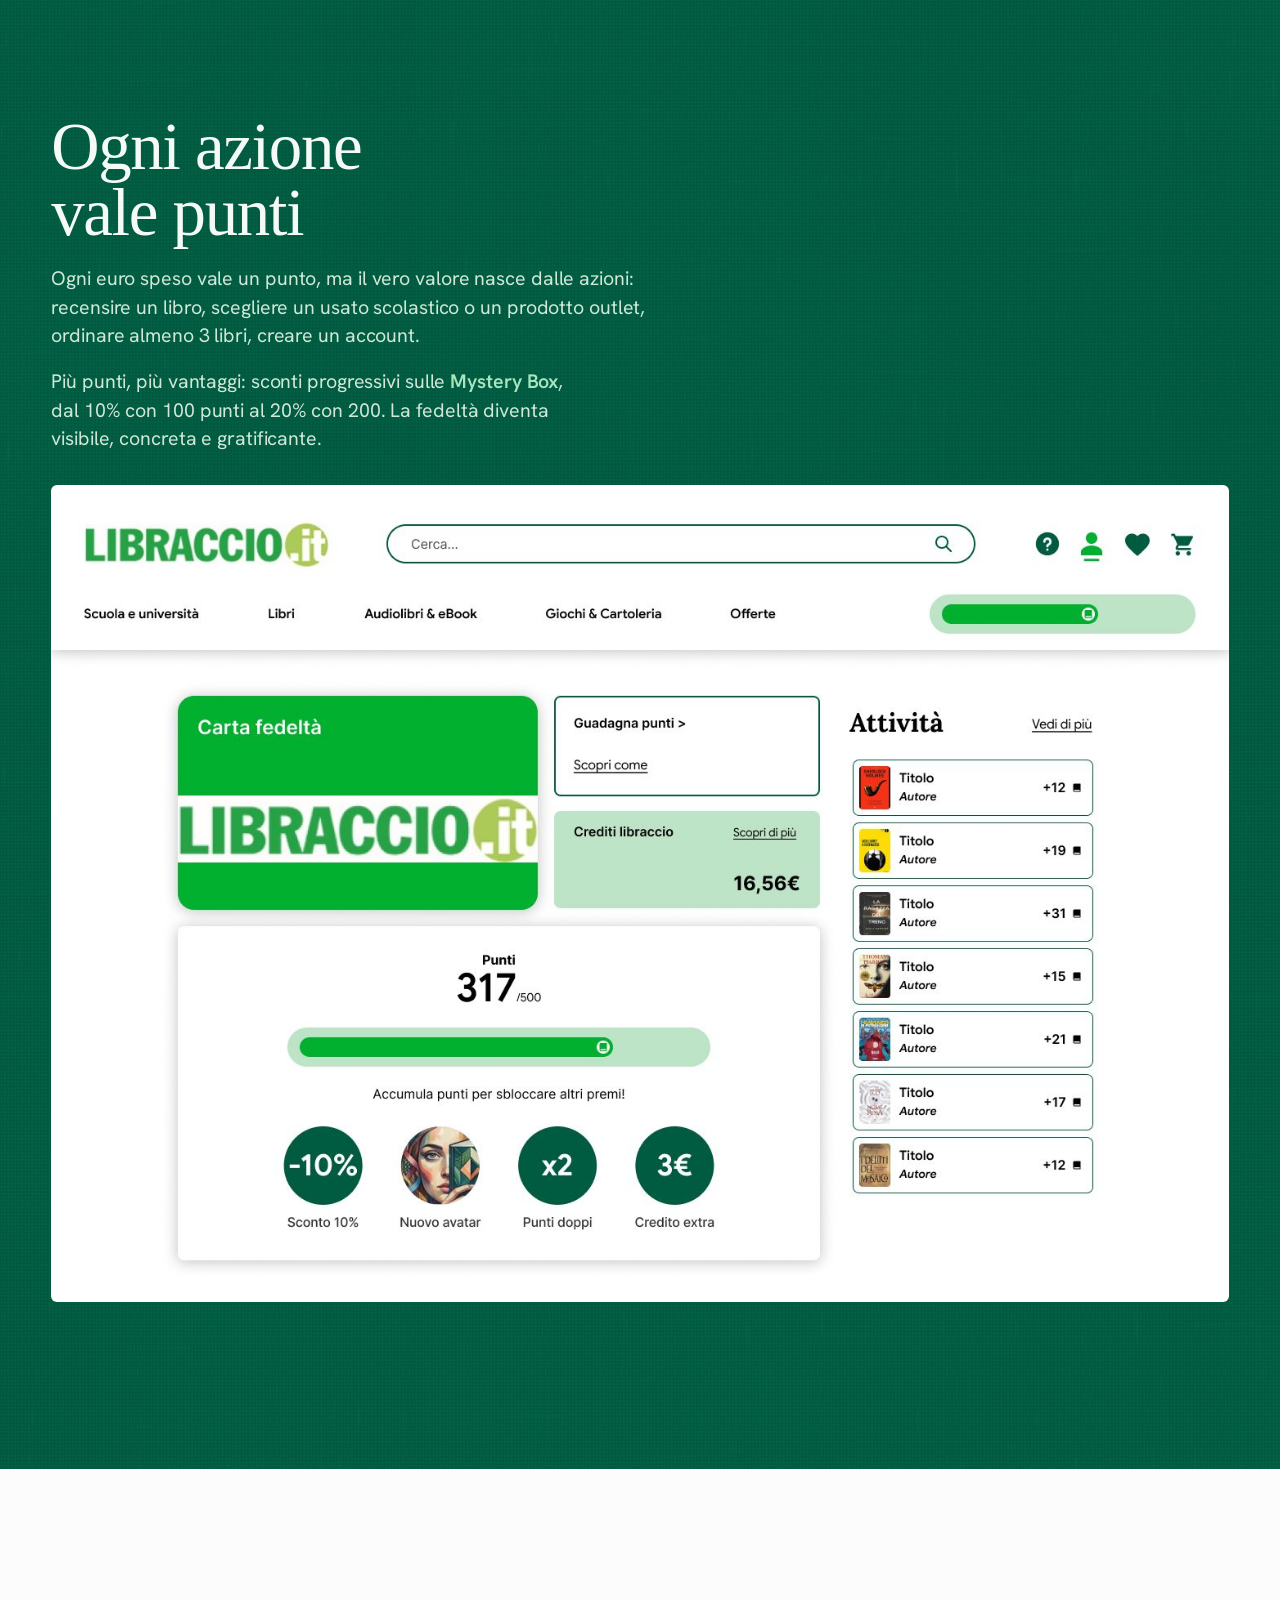
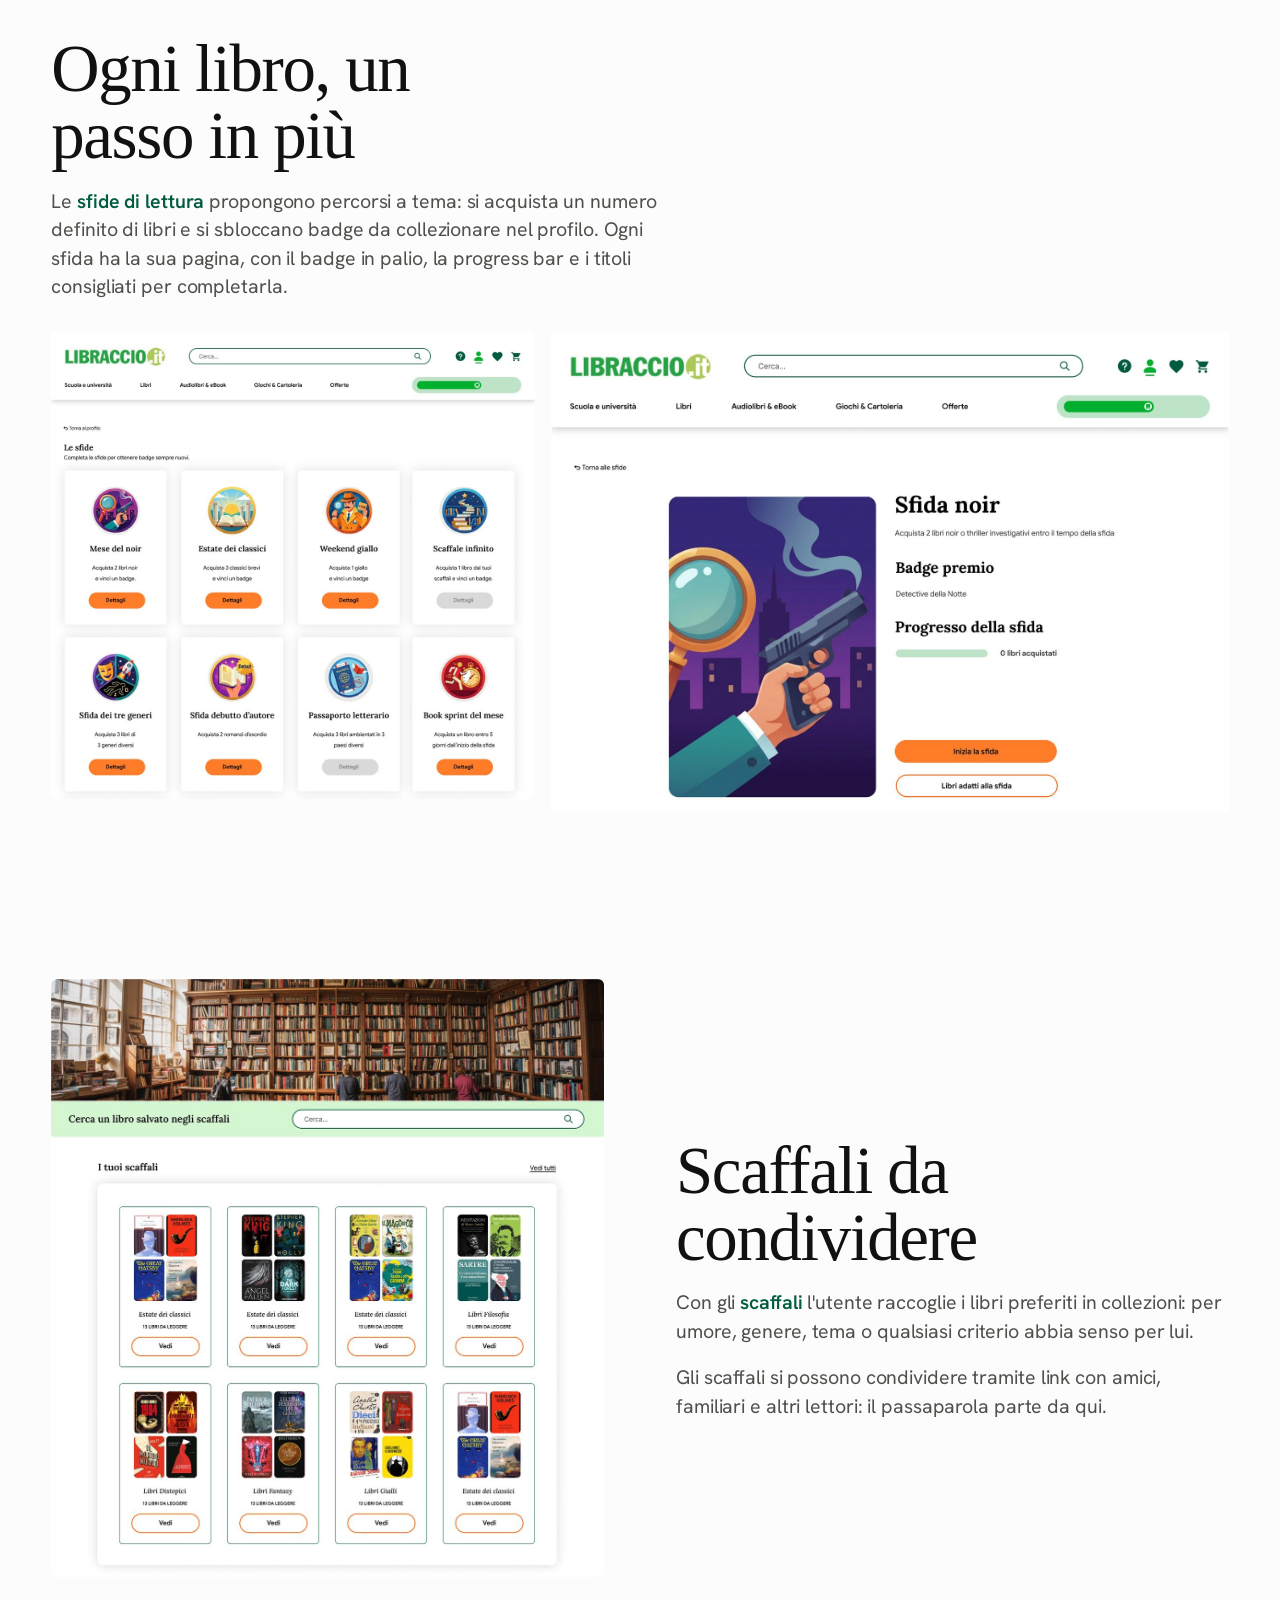
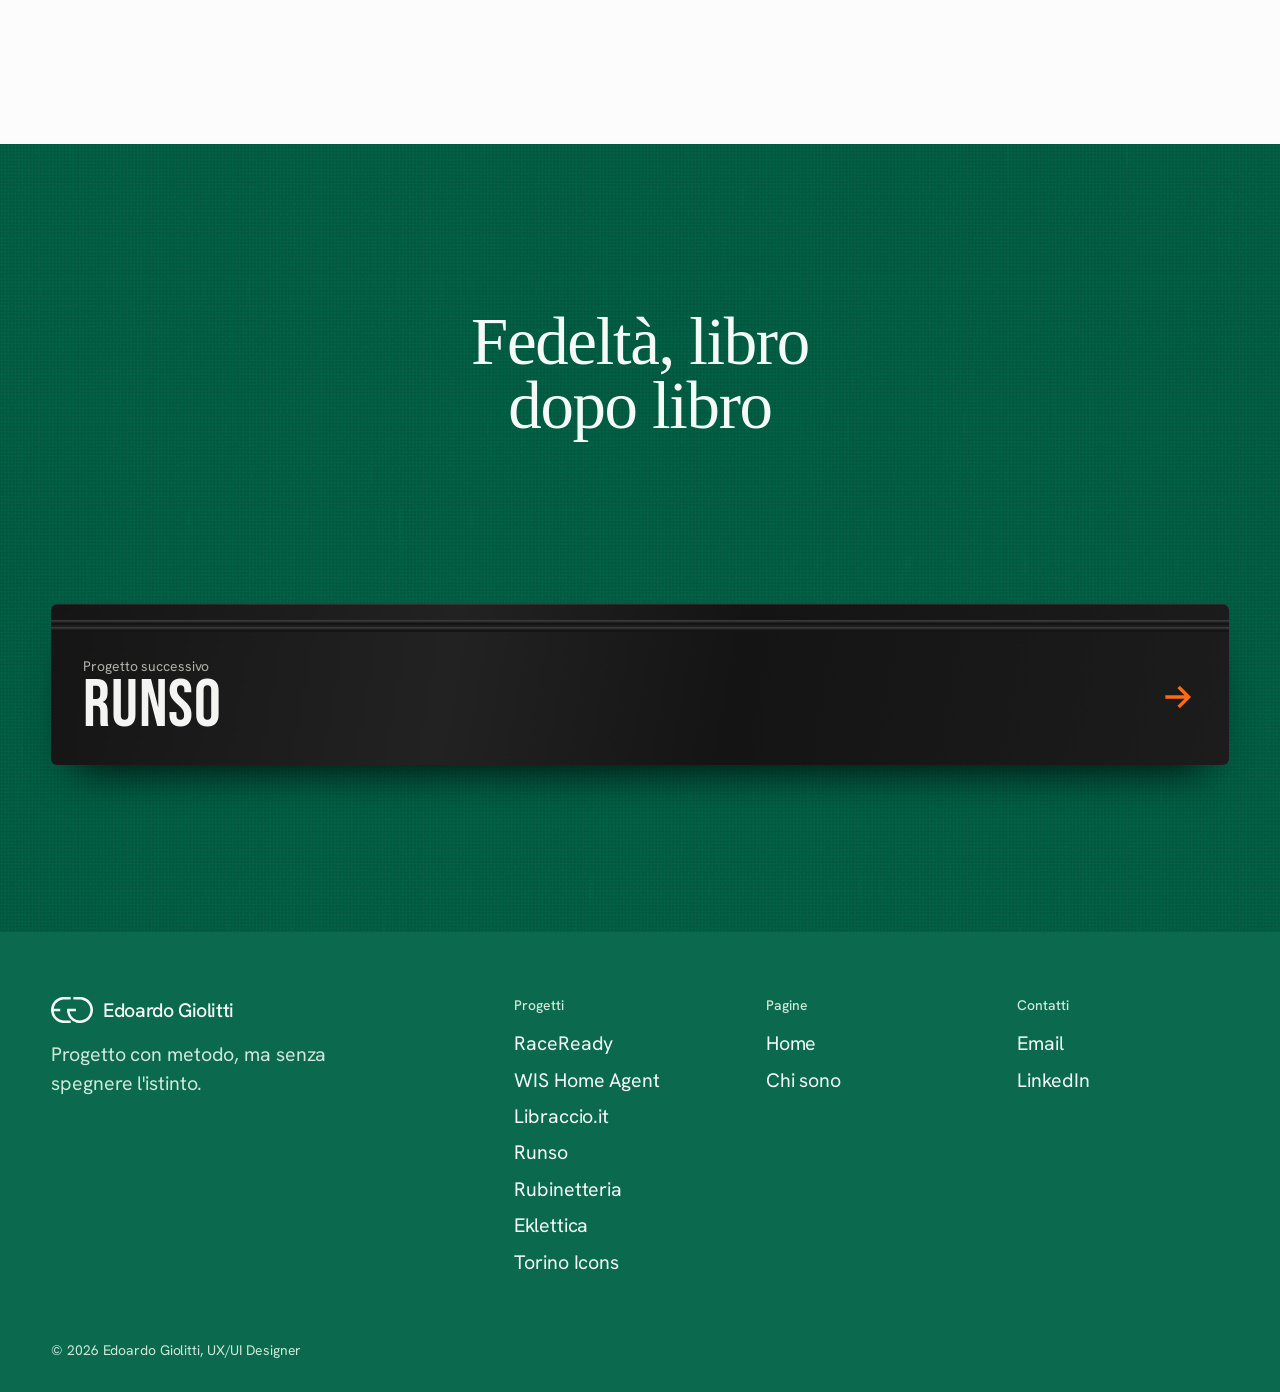
<file: progetti/libraccio.html>
<!doctype html>
<html lang="it">
<head>
  <meta charset="utf-8">
  <meta name="viewport" content="width=device-width, initial-scale=1">
  <title>Libraccio.it · Edoardo Giolitti</title>
  <meta name="description" content="Libraccio.it, case study UX/UI su brief reale: ricerca con 6 interviste e 15 evidenze, checkout in due percorsi, consigli personalizzati, punti fedeltà, sfide di lettura e scaffali condivisibili.">
  <meta property="og:title" content="Libraccio.it · Edoardo Giolitti">
  <meta property="og:description" content="Trasformare chi compra in chi consiglia.">
  <meta property="og:type" content="article">
  <meta property="og:image" content="https://edoardogiolitti.github.io/assets/img/libraccio/cover-16x9.jpg">
  <meta name="theme-color" content="#025c42">
  <link rel="icon" href="../assets/favicon.svg" type="image/svg+xml">
  <link rel="apple-touch-icon" href="../assets/apple-touch-icon.png">
  <link rel="preconnect" href="https://fonts.googleapis.com">
  <link rel="preconnect" href="https://fonts.gstatic.com" crossorigin>
  <link rel="stylesheet" href="https://fonts.googleapis.com/css2?family=Hanken+Grotesk:wght@400;500;600&display=swap">
  <link rel="stylesheet" href="https://fonts.googleapis.com/css2?family=Bebas+Neue&text=Runso&display=swap">
  <link rel="stylesheet" href="../css/home.css">
  <link rel="stylesheet" href="../css/case.css">
  <script>document.documentElement.classList.add('js')</script>
</head>
<body class="theme-libraccio">
  <a class="skip-link" href="#main">Vai al contenuto</a>

  <header class="topbar">
    <a class="brand" href="../index.html" aria-label="Edoardo Giolitti, home"><span class="brand__mark" aria-hidden="true"></span><span>Edoardo Giolitti</span></a>
    <nav aria-label="Principale">
      <ul class="topbar__links" role="list">
        <li class="topbar__menu"><a class="link" href="../index.html#progetti">Progetti</a></li>
        <li><a class="link" href="../chi-sono.html">Chi sono</a></li>
      </ul>
    </nav>
    <a class="button button--outline" href="../index.html#contatti">Scrivimi</a>
  </header>

  <main id="main">
    <!-- 1. HERO -->
    <section class="cs-hero" aria-labelledby="lib-title" data-lib-fx>
      <a class="back" href="../index.html#progetti">← Tutti i progetti</a>
      <img class="lib-logo" src="../assets/img/libraccio/logo-bianco.png" width="1024" height="181" alt="Libraccio.it" data-rise style="--i:0">
      <h1 id="lib-title" class="lib-title" data-rise style="--i:0">Da chi compra a chi&nbsp;consiglia</h1>
      <p class="cs-hero__sub" data-rise style="--i:1">Trasformare studenti, famiglie e lettori soddisfatti in <span class="kw">ambassador</span>, e mantenerli <span class="kw">ingaggiati</span> nel&nbsp;tempo.</p>
      <ul class="badges" role="list" data-rise style="--i:2">
        <li class="badge">Brief reale, Master Talent Garden</li>
        <li class="badge">Progetto di team</li>
        <li class="badge">UX research e UI</li>
        <li class="badge">E-commerce</li>
        <li class="badge">Checkout</li>
        <li class="badge">Engagement</li>
      </ul>
      <div class="lib-hero-media" data-rise style="--i:3">
        <img src="../assets/img/libraccio/cover-16x9.jpg" width="1440" height="810" alt="La home di Libraccio.it riprogettata: banner delle offerte, invito al quiz «Cosa ti piacerebbe oggi?» e libri consigliati.">
      </div>
    </section>

    <!-- 2. RICERCA -->
    <section class="chapter chapter--light" aria-labelledby="ricerca">
      <div class="split">
        <div class="chapter__head" style="margin-bottom:0">
          <h2 id="ricerca" data-reveal>Come abbiamo fatto ricerca</h2>
          <p data-reveal style="--i:1">Quattro metodi per ascoltare gli utenti e leggere i loro comportamenti.</p>
        </div>
        <ul class="bignums" role="list">
          <li data-reveal><b>6</b><span>interviste</span></li>
          <li data-reveal style="--i:1"><b>15</b><span>evidenze</span></li>
          <li data-reveal style="--i:2"><b>5</b><span>aree</span></li>
        </ul>
      </div>
      <ul class="methods" role="list" style="margin-top:56px">
        <li class="method" data-reveal><svg class="ico" viewBox="0 0 24 24" fill="none" stroke="currentColor" stroke-width="1.75" stroke-linecap="round" stroke-linejoin="round" aria-hidden="true"><path d="M4 5h11a2 2 0 0 1 2 2v6a2 2 0 0 1-2 2H9l-4 3v-3H4a2 2 0 0 1-2-2V7a2 2 0 0 1 2-2z"/><path d="M17 9h3a2 2 0 0 1 2 2v5a2 2 0 0 1-2 2h-1v3l-3-3h-3"/></svg><h3>Interviste</h3><p>Sei intervistati tra genitori, universitari e giovani lavoratori.</p></li>
        <li class="method" data-reveal style="--i:1"><svg class="ico" viewBox="0 0 24 24" fill="none" stroke="currentColor" stroke-width="1.75" stroke-linecap="round" stroke-linejoin="round" aria-hidden="true"><path d="M4 20V11M10 20V4M16 20v-7M2 20h20"/></svg><h3>Benchmark</h3><p>Il confronto con i principali e-commerce di libri.</p></li>
        <li class="method" data-reveal style="--i:2"><svg class="ico" viewBox="0 0 24 24" fill="none" stroke="currentColor" stroke-width="1.75" stroke-linecap="round" stroke-linejoin="round" aria-hidden="true"><circle cx="10.5" cy="10.5" r="6.5"/><path d="m15.5 15.5 5 5M7.8 10.6l2 2 3.5-3.6"/></svg><h3>Analisi euristica</h3><p>L'analisi dei flussi e delle criticità principali del sito.</p></li>
        <li class="method" data-reveal style="--i:3"><svg class="ico" viewBox="0 0 24 24" fill="none" stroke="currentColor" stroke-width="1.75" stroke-linecap="round" stroke-linejoin="round" aria-hidden="true"><path d="M2 12s3.6-7 10-7 10 7 10 7-3.6 7-10 7S2 12 2 12z"/><circle cx="12" cy="12" r="3"/></svg><h3>Digital observation</h3><p>Le recensioni online su Trustpilot, Bestshopping e Reddit.</p></li>
      </ul>
    </section>

    <!-- 3. EVIDENZE -->
    <section class="chapter chapter--light" style="padding-top:0" aria-labelledby="evidenze">
      <div class="chapter__head">
        <h2 id="evidenze" data-reveal>15 evidenze, 5 aree</h2>
        <p data-reveal style="--i:1">Dai dati raccolti abbiamo raggruppato per argomento quello che è emerso dagli utenti.</p>
      </div>
      <ul class="areas" role="list">
        <li class="area" data-reveal><svg class="ico" viewBox="0 0 24 24" fill="none" stroke="currentColor" stroke-width="1.75" stroke-linecap="round" stroke-linejoin="round" aria-hidden="true"><rect x="3" y="4" width="18" height="16" rx="2"/><path d="M3 9h18M9 9v11"/></svg><h3>UI e navigazione</h3><p>Un'architettura dell'informazione chiara e veloce.</p></li>
        <li class="area" data-reveal style="--i:1"><svg class="ico" viewBox="0 0 24 24" fill="none" stroke="currentColor" stroke-width="1.75" stroke-linecap="round" stroke-linejoin="round" aria-hidden="true"><path d="M5 4h11a3 3 0 0 1 3 3v13H8a3 3 0 0 1-3-3z"/><path d="M5 17a3 3 0 0 1 3-3h11"/></svg><h3>Informazioni sui libri</h3><p>Disponibilità e condizioni dei libri usati.</p></li>
        <li class="area" data-reveal style="--i:2"><svg class="ico" viewBox="0 0 24 24" fill="none" stroke="currentColor" stroke-width="1.75" stroke-linecap="round" stroke-linejoin="round" aria-hidden="true"><rect x="2" y="5" width="20" height="14" rx="2"/><path d="M2 10h20M6 15h4"/></svg><h3>Pagamento</h3><p>Velocità e pochi passaggi chiari.</p></li>
        <li class="area" data-reveal style="--i:3"><svg class="ico" viewBox="0 0 24 24" fill="none" stroke="currentColor" stroke-width="1.75" stroke-linecap="round" stroke-linejoin="round" aria-hidden="true"><path d="M9 18h6M10 21h4M12 3a6 6 0 0 0-3.6 10.8c.7.6 1.1 1.4 1.1 2.2h5c0-.8.4-1.6 1.1-2.2A6 6 0 0 0 12 3z"/></svg><h3>Guida e suggerimenti</h3><p>Consigli e supporto nella scelta dei libri.</p></li>
        <li class="area" data-reveal style="--i:4"><svg class="ico" viewBox="0 0 24 24" fill="none" stroke="currentColor" stroke-width="1.75" stroke-linecap="round" stroke-linejoin="round" aria-hidden="true"><circle cx="10" cy="8" r="4"/><path d="M3 20a7 7 0 0 1 14 0M19 8v6M16 11h6"/></svg><h3>Registrazione</h3><p>Una reward invoglia gli utenti a creare un account.</p></li>
      </ul>
    </section>

    <!-- 4. CHECKOUT -->
    <section class="chapter" aria-labelledby="checkout" data-lib-fx>
      <div class="chapter__head">
        <h2 id="checkout" data-reveal>Come abbiamo risposto ai bisogni</h2>
        <p data-reveal style="--i:1">Le feature che abbiamo aggiunto per migliorare l'engagement e l'esperienza d'acquisto.</p>
      </div>
      <article class="feature-lib">
        <div class="prose">
          <h3 data-reveal>Un checkout, due percorsi</h3>
          <p data-reveal style="--i:1">Abbiamo diviso il checkout in base al tipo di utente: chi ha già un account e chi compra per la prima volta. Meno passaggi, <span class="kw">meno attrito</span>.</p>
          <p data-reveal style="--i:2"><span class="kw">L'utente registrato</span> accede, trova i dati già precompilati, li controlla e completa l'ordine. Il sistema riconosce chi ha già acquistato.</p>
          <p data-reveal style="--i:3"><span class="kw">Il nuovo utente</span> segue una progress bar che dice sempre dove si trova, cosa ha completato e quanto manca. Meno incertezza, più fiducia.</p>
          <ol class="lib-steps" role="list" aria-label="La progress bar del checkout" data-reveal style="--i:4">
            <li class="is-on">Dati e spedizione</li>
            <li>Pagamento</li>
          </ol>
        </div>
        <figure data-reveal>
          <img src="../assets/img/libraccio/checkout-form.jpg" width="1200" height="1455" alt="La schermata «Conferma i dati» del checkout: dati personali, spedizione con punto di ritiro o indirizzo, il metodo di pagamento con la carta salvata e il riepilogo del carrello con il bottone «Conferma e vai al pagamento»." loading="lazy">
        </figure>
      </article>
      <article class="feature-lib feature-lib--stack">
        <div class="prose">
          <h3 data-reveal>Dopo l'ordine, 30 punti di benvenuto</h3>
          <p data-reveal style="--i:1">Dopo la conferma l'esperienza non si interrompe: una call to action propone di registrarsi. I dati ci sono già, basta una password per trasformare il checkout in un account. Come incentivo l'utente riceve <span class="kw">30 punti fedeltà</span>, un primo reward che lo invita a tornare.</p>
        </div>
        <figure data-reveal>
          <img src="../assets/img/libraccio/conferma-hd.jpg" width="1600" height="697" alt="A sinistra la conferma dell'ordine con la mappa del punto di ritiro, a destra l'invito «Salva i tuoi dati e crea il tuo account in un click» con i vantaggi elencati." loading="lazy">
        </figure>
      </article>
    </section>

    <!-- 5. ENGAGEMENT -->
    <section class="chapter chapter--light" aria-labelledby="engagement">
      <article class="feature-lib feature-lib--stack">
        <div class="prose">
          <h3 id="engagement" data-reveal>Non sai cosa leggere?</h3>
          <p data-reveal style="--i:1">Dalla home un banner invita a scoprire <span class="kw">consigli personalizzati</span>. Bastano tre domande su età, genere e interessi di lettura, e il risultato non è un elenco generico, ma il libro giusto per quel momento.</p>
        </div>
        <figure data-reveal>
          <img src="../assets/img/libraccio/quiz-banner-hd.jpg" width="1600" height="235" alt="Il banner della home «Cosa ti piacerebbe oggi? Rispondi a 3 domande e trova i libri che fanno per te»." loading="lazy">
          <div class="lib-pair">
            <img src="../assets/img/libraccio/quiz-domanda.jpg" width="1600" height="1138" alt="Il quiz, domanda 3: quale tema ti interessa di più? Storia e attualità, arte e design, viaggi, scienza e tecnologia, benessere e crescita personale." loading="lazy">
            <img src="../assets/img/libraccio/quiz-risultato.jpg" width="1600" height="1138" alt="Il risultato del quiz: «Ecco cosa ti consigliamo», con quattro libri e il bottone Acquista." loading="lazy">
          </div>
        </figure>
      </article>
    </section>

    <!-- 6. PUNTI FEDELTA -->
    <section class="chapter" aria-labelledby="punti" data-lib-fx>
      <article class="feature-lib feature-lib--stack">
        <div class="prose">
          <h3 id="punti" data-reveal>Ogni azione vale punti</h3>
          <p data-reveal style="--i:1">Ogni euro speso vale un punto, ma il vero valore nasce dalle azioni: recensire un libro, scegliere un usato scolastico o un prodotto outlet, ordinare almeno 3 libri, creare un account.</p>
          <p data-reveal style="--i:2">Più punti, più vantaggi: sconti progressivi sulle <span class="kw">Mystery Box</span>, dal 10% con 100 punti al 20% con 200. La fedeltà diventa visibile, concreta e gratificante.</p>
        </div>
        <figure data-reveal>
          <img src="../assets/img/libraccio/punti-pagina.jpg" width="1440" height="1000" alt="La pagina della carta fedeltà: 317 punti su 500 con la barra di avanzamento, i premi sbloccabili (sconto 10%, nuovo avatar, punti doppi, credito extra), i crediti Libraccio e l'elenco delle attività con i punti guadagnati." loading="lazy">
        </figure>
      </article>
    </section>

    <!-- 7. SFIDE -->
    <section class="chapter chapter--light" aria-labelledby="sfide">
      <article class="feature-lib feature-lib--stack">
        <div class="prose">
          <h3 id="sfide" data-reveal>Ogni libro, un passo in più</h3>
          <p data-reveal style="--i:1">Le <span class="kw">sfide di lettura</span> propongono percorsi a tema: si acquista un numero definito di libri e si sbloccano badge da collezionare nel profilo. Ogni sfida ha la sua pagina, con il badge in palio, la progress bar e i titoli consigliati per completarla.</p>
        </div>
        <figure data-reveal>
          <div class="lib-pair lib-pair--sfide">
            <img src="../assets/img/libraccio/sfide-lista.jpg" width="1200" height="1158" alt="La pagina delle sfide: una griglia di badge come Mese del noir, Estate dei classici e Weekend giallo, ognuno con il bottone per partecipare." loading="lazy">
            <img src="../assets/img/libraccio/sfida-noir.jpg" width="1600" height="1134" alt="La pagina della «Sfida noir»: l'illustrazione del badge, il badge premio Detective della Notte e il progresso della sfida, con i bottoni Inizia la sfida e Libri adatti alla sfida." loading="lazy">
          </div>
        </figure>
      </article>
    </section>

    <!-- 8. SCAFFALI -->
    <section class="chapter chapter--light" style="padding-top:0" aria-labelledby="scaffali">
      <article class="feature-lib feature-lib--flip">
        <div class="prose">
          <h3 id="scaffali" data-reveal>Scaffali da condividere</h3>
          <p data-reveal style="--i:1">Con gli <span class="kw">scaffali</span> l'utente raccoglie i libri preferiti in collezioni: per umore, genere, tema o qualsiasi criterio abbia senso per lui.</p>
          <p data-reveal style="--i:2">Gli scaffali si possono condividere tramite link con amici, familiari e altri lettori: il passaparola parte da qui.</p>
        </div>
        <figure data-reveal>
          <img src="../assets/img/libraccio/scaffali-hd.jpg" width="1200" height="1299" alt="La pagina «I tuoi scaffali»: in alto una libreria e la ricerca tra i libri salvati, sotto otto collezioni di libri con le copertine e il bottone Vedi." loading="lazy">
        </figure>
      </article>
    </section>

    <!-- 9. CHIUSURA -->
    <section class="chapter cs-closing" aria-labelledby="chiusura" data-lib-fx>
      <h2 id="chiusura" data-reveal>Fedeltà, libro dopo&nbsp;libro</h2>
      <a class="next next--runso" href="runso.html" data-reveal>
        <div><span>Progetto successivo</span><strong>Runso</strong></div>
        <svg viewBox="0 0 24 24" fill="none" stroke="currentColor" stroke-width="2" aria-hidden="true"><path d="M5 12h14M13 6l6 6-6 6"/></svg>
      </a>
    </section>
  </main>

  <footer class="footer" id="contatti">
    <div class="footer__grid">
      <div class="footer__brand">
        <a class="brand" href="../index.html"><span class="brand__mark" aria-hidden="true"></span><span>Edoardo Giolitti</span></a>
        <p>Progetto con metodo, ma senza spegnere l'istinto.</p>
      </div>
      <div>
        <h2>Progetti</h2>
        <ul role="list">
          <li><a class="link" href="raceready.html">RaceReady</a></li>
          <li><a class="link" href="wis.html">WIS Home Agent</a></li>
          <li><a class="link" href="libraccio.html" aria-current="page">Libraccio.it</a></li>
          <li><a class="link" href="runso.html">Runso</a></li>
          <li><a class="link" href="rubinetteria.html">Rubinetteria</a></li>
          <li><a class="link" href="eklettica.html">Eklettica</a></li>
          <li><a class="link" href="torino-icons.html">Torino Icons</a></li>
        </ul>
      </div>
      <div>
        <h2>Pagine</h2>
        <ul role="list">
          <li><a class="link" href="../index.html">Home</a></li>
          <li><a class="link" href="../chi-sono.html">Chi sono</a></li>
        </ul>
      </div>
      <div>
        <h2>Contatti</h2>
        <ul role="list">
          <li><a class="link" data-mail-link>Email</a></li>
          <li><a class="link" href="https://www.linkedin.com/in/edoardo-giolitti" rel="noopener">LinkedIn</a></li>
        </ul>
      </div>
    </div>
    <p class="footer__legal">© 2026 Edoardo Giolitti, UX/UI Designer</p>
  </footer>

  <script src="../js/home.js" defer></script>
  <script src="../js/lib-fx.js" defer></script>
</body>
</html>
</file>
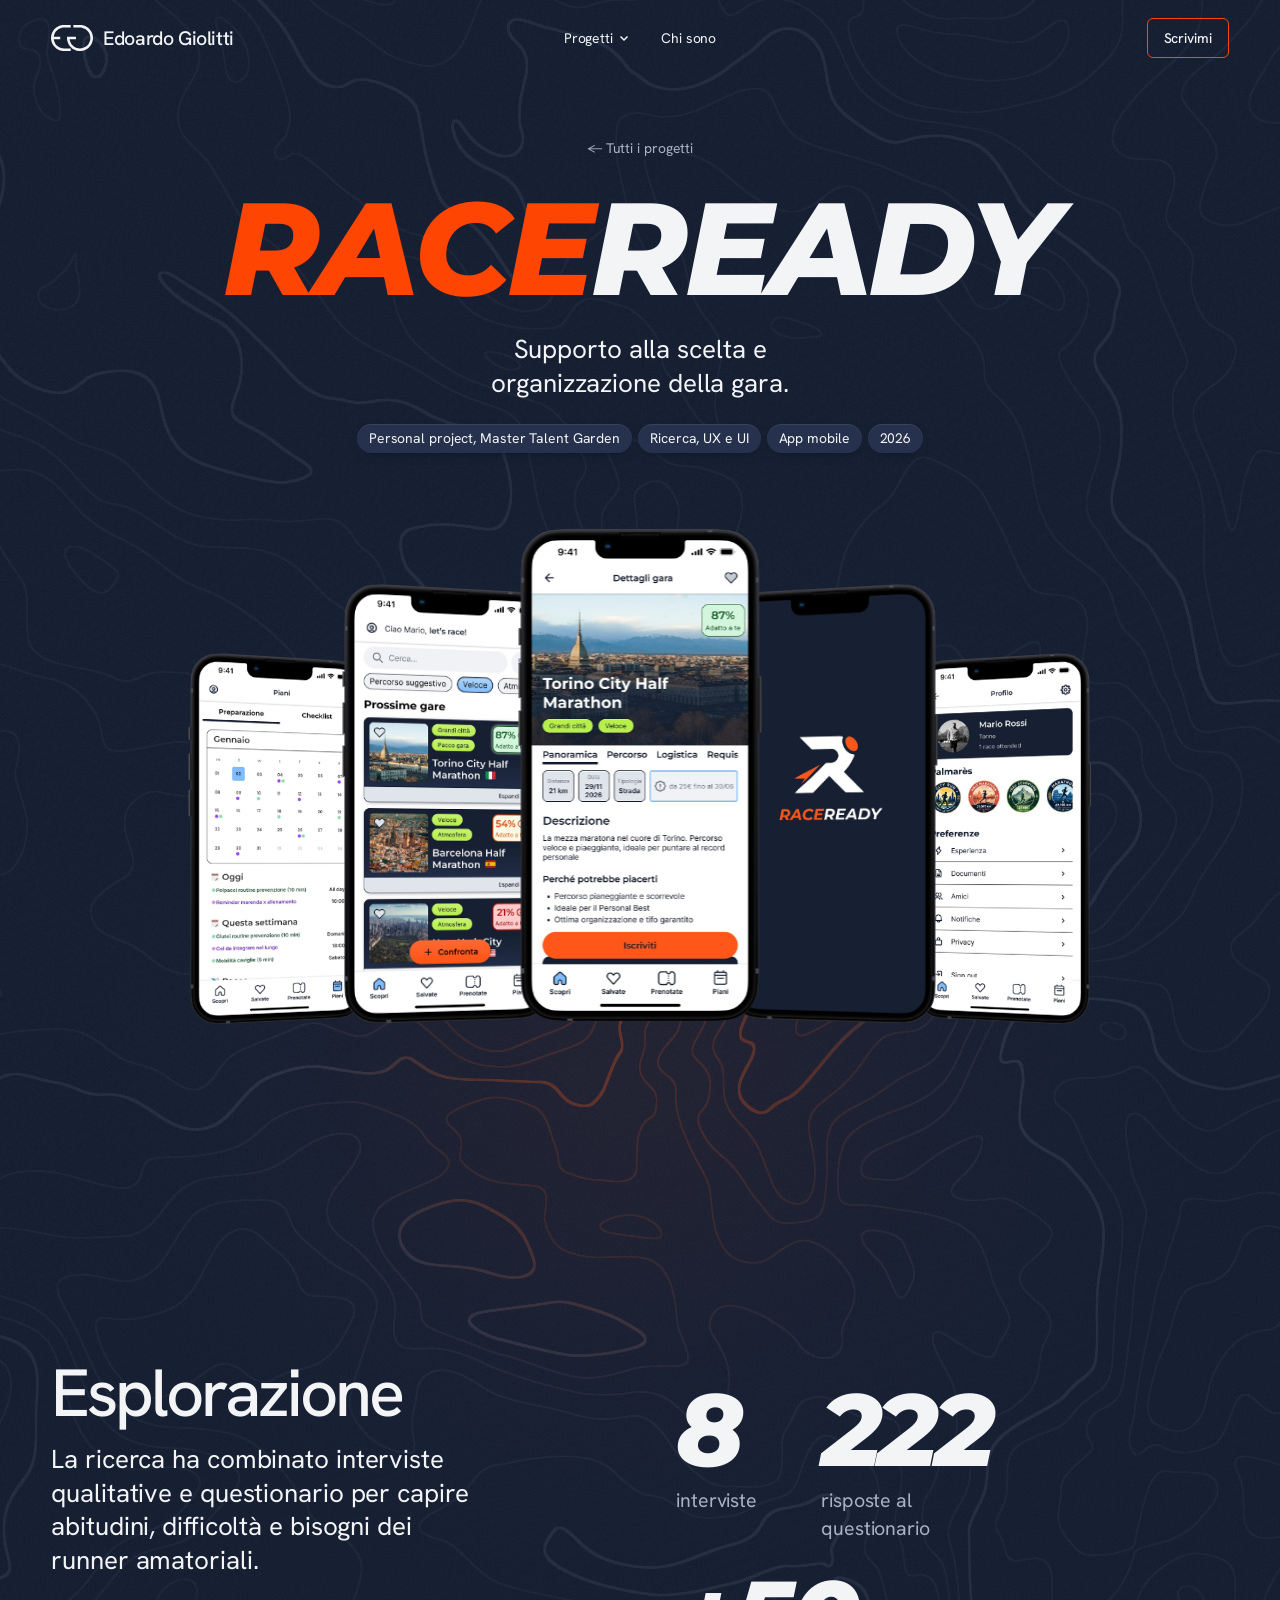
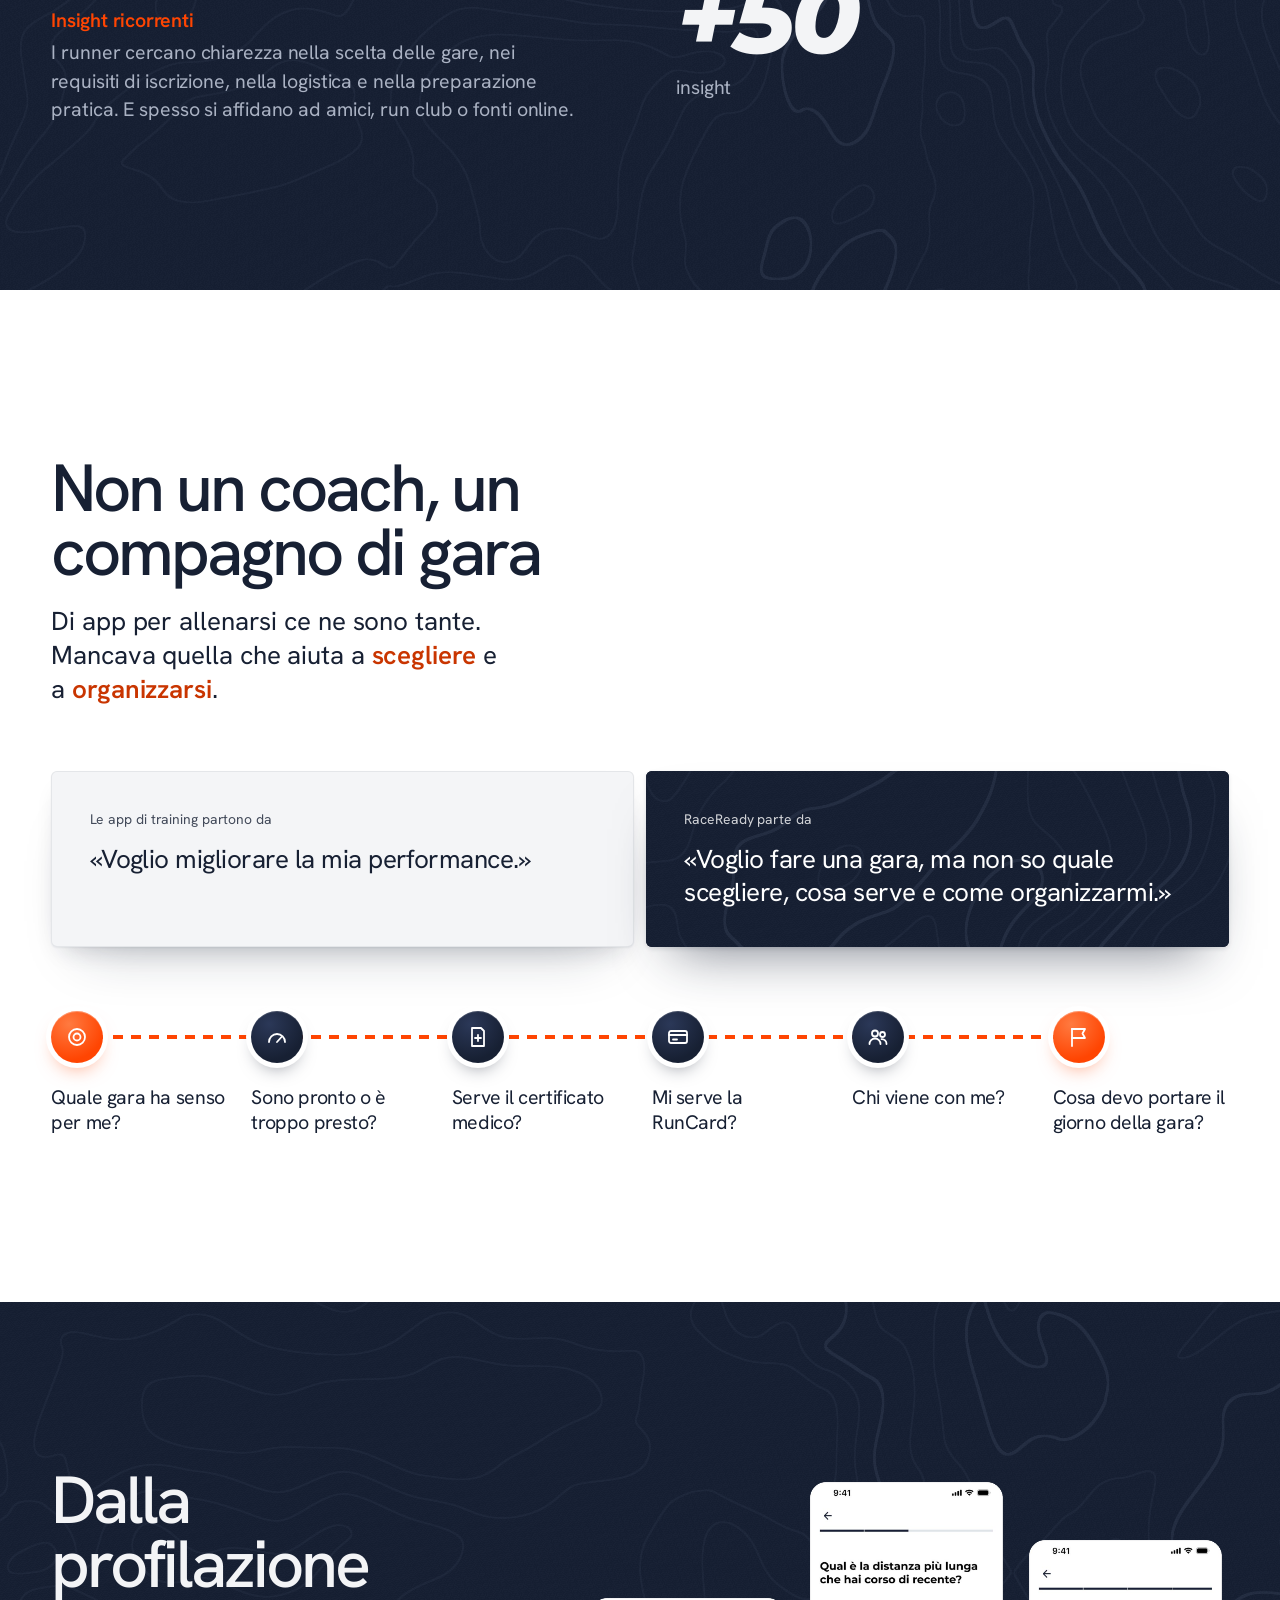
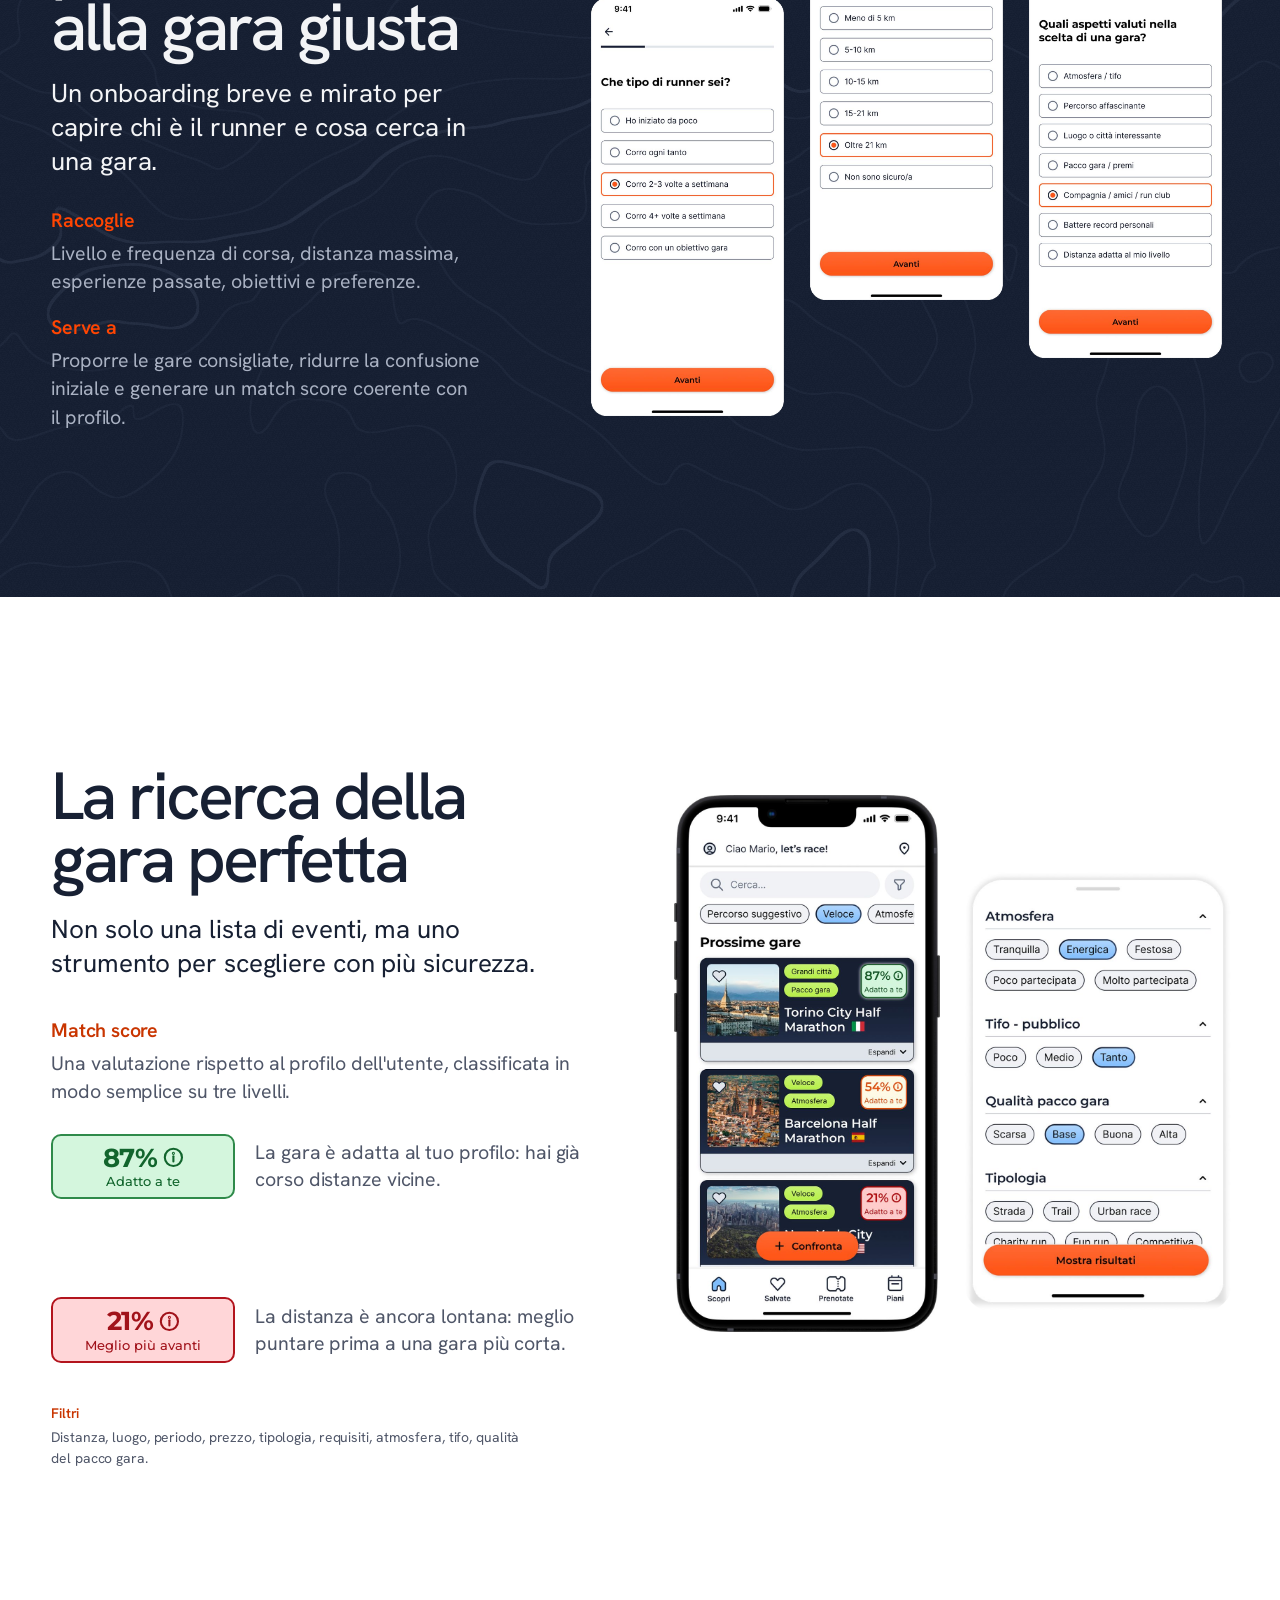
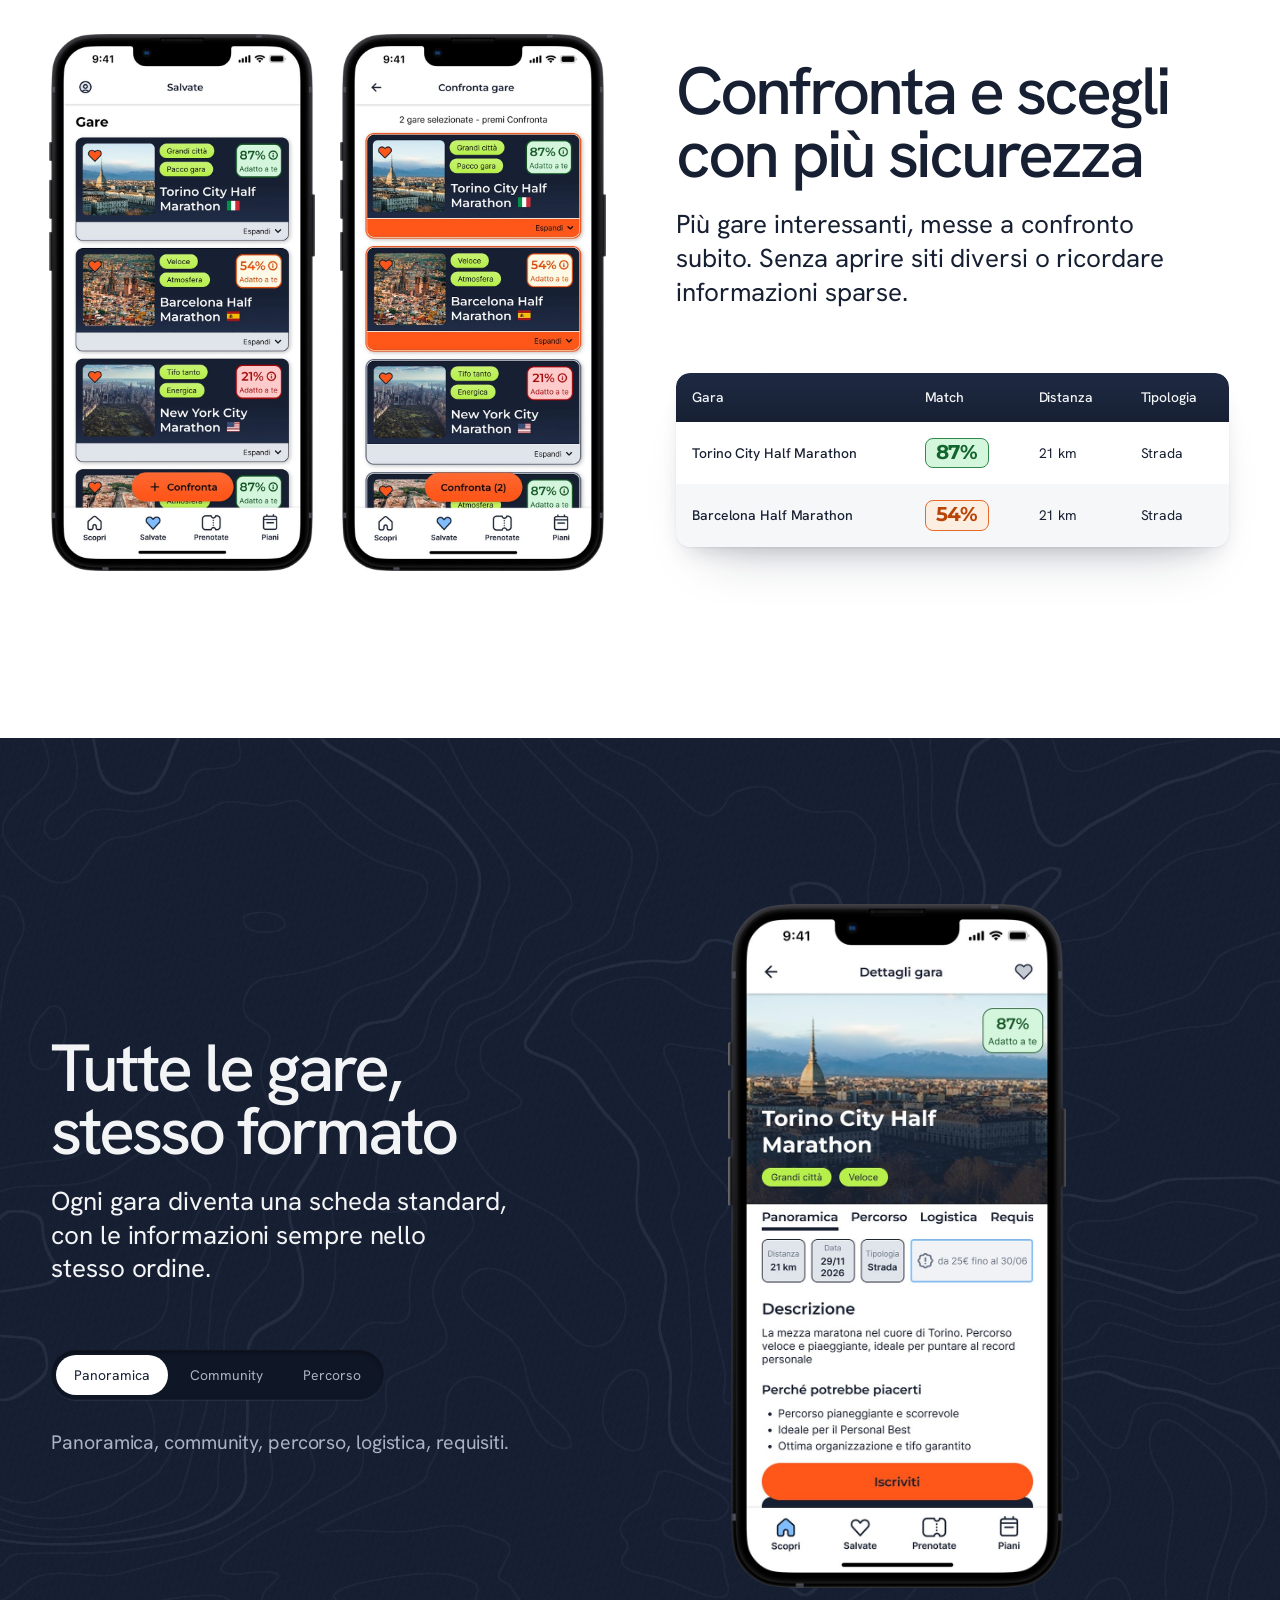
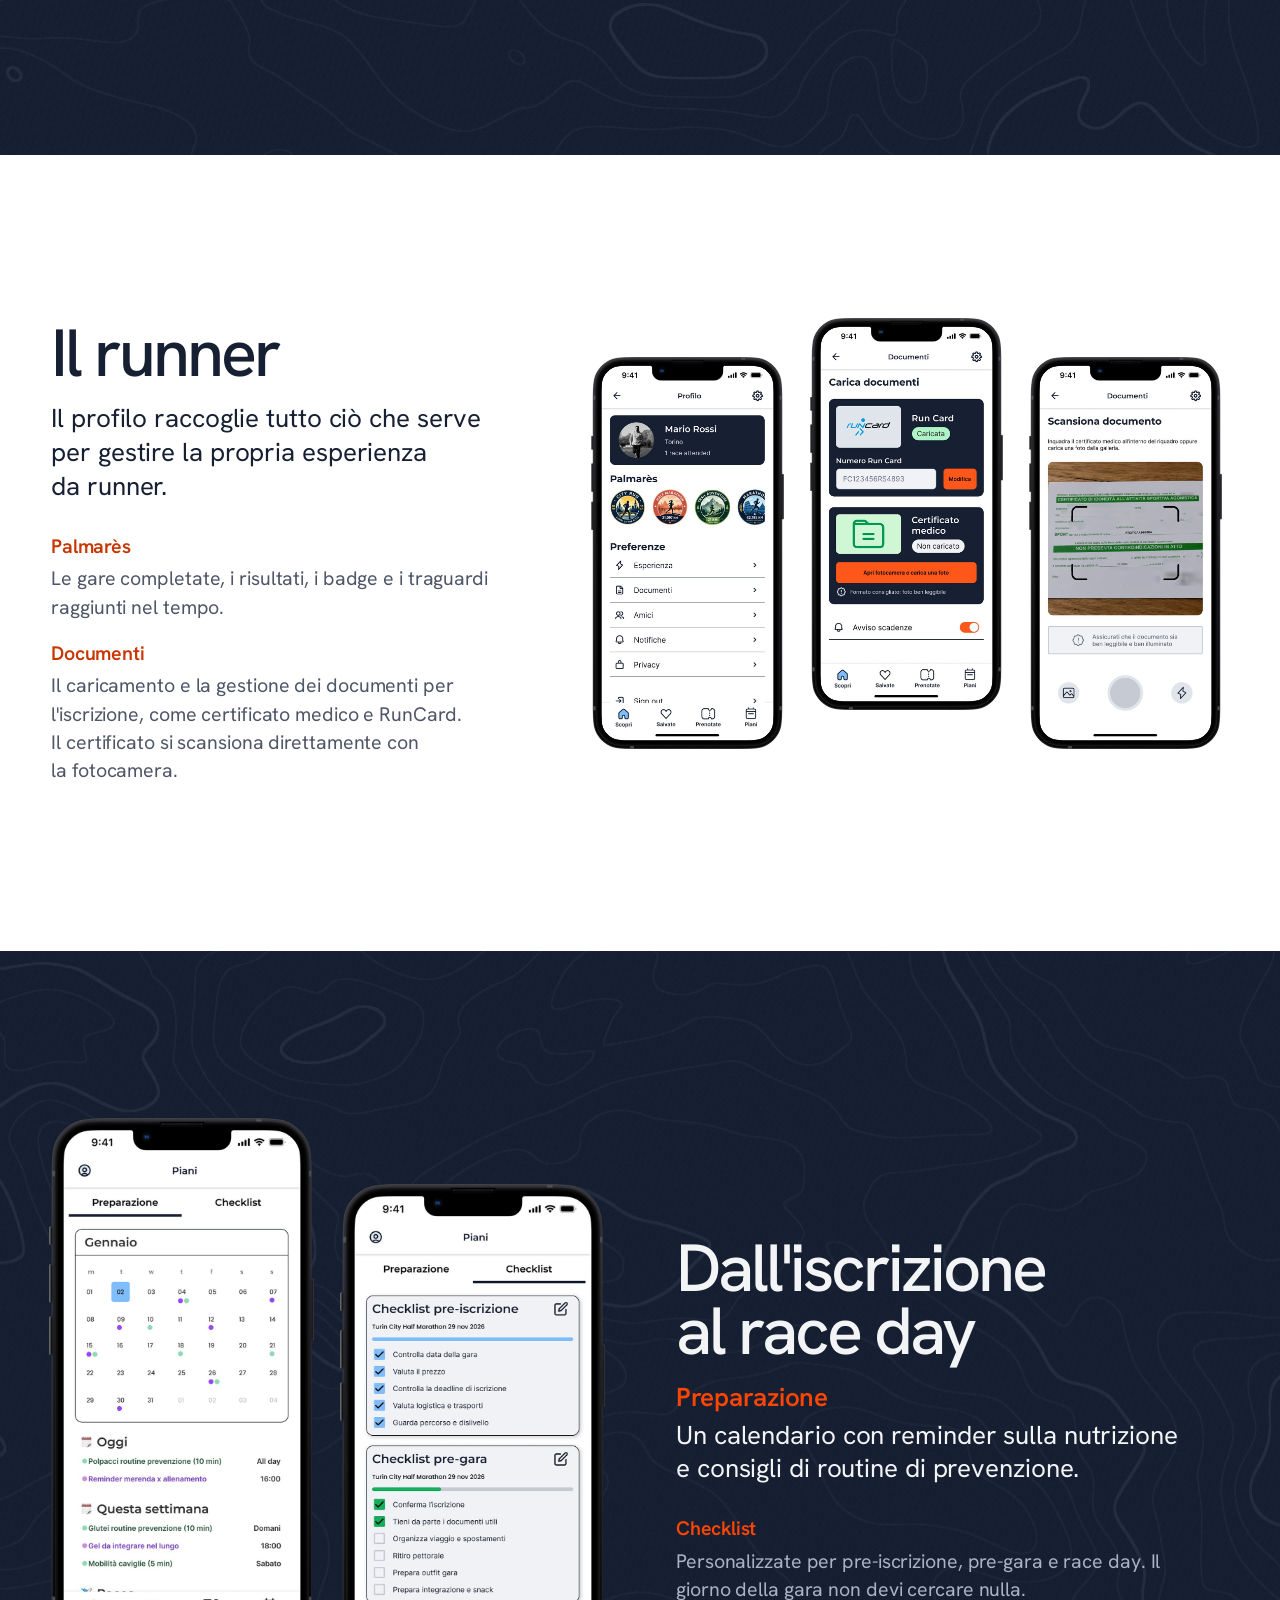
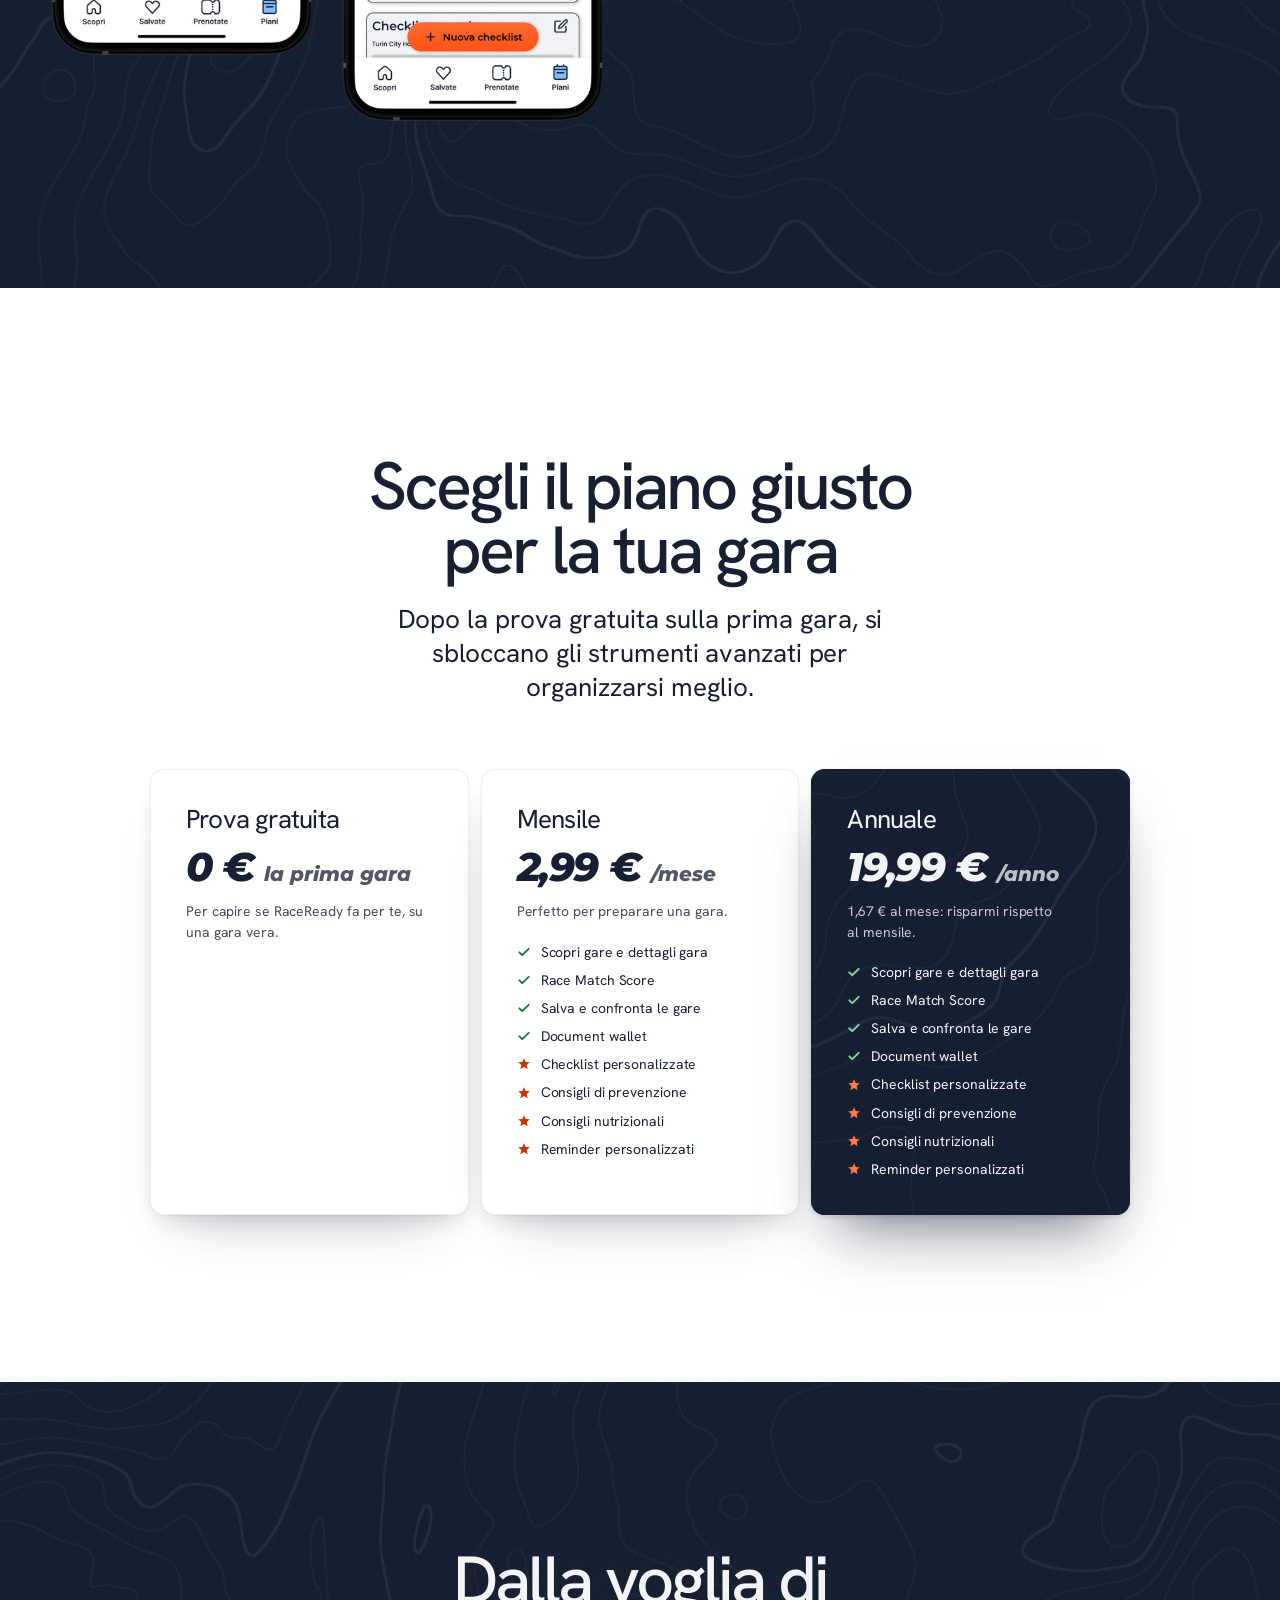
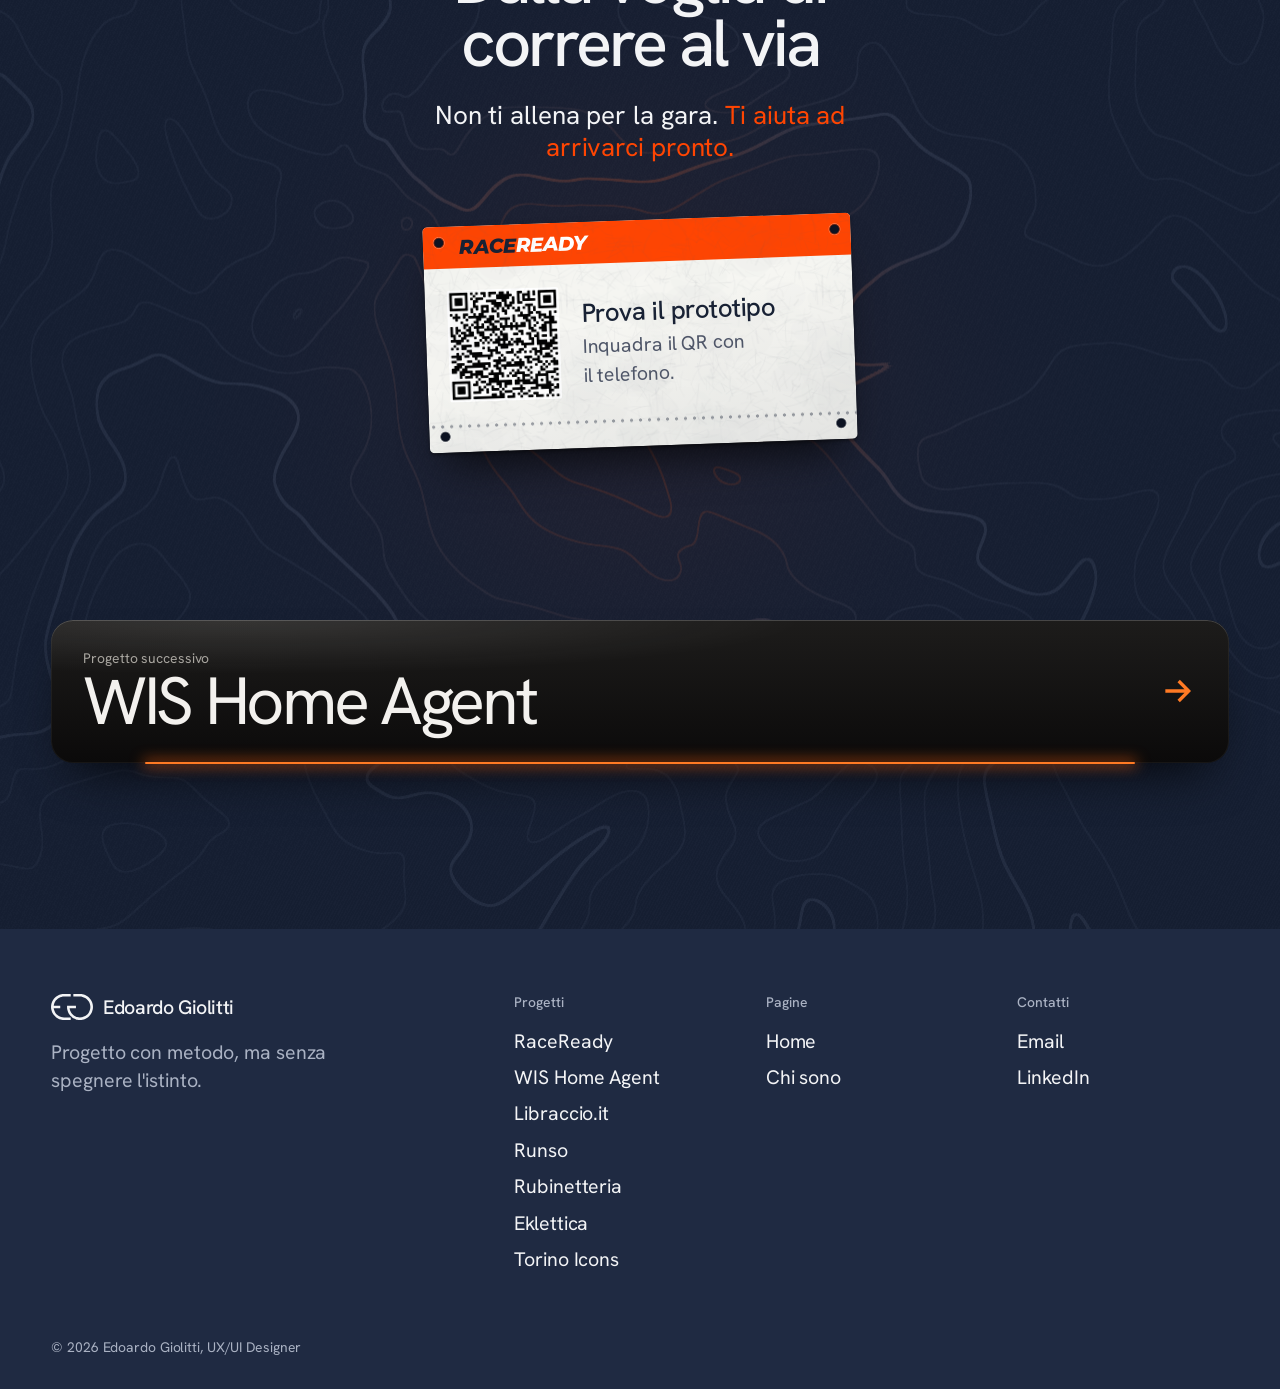
<file: progetti/raceready.html>
<!doctype html>
<html lang="it">
<head>
  <meta charset="utf-8">
  <meta name="viewport" content="width=device-width, initial-scale=1">
  <title>RaceReady · Edoardo Giolitti</title>
  <meta name="description" content="RaceReady, app mobile per runner amatoriali: supporto alla scelta e organizzazione della gara. Case study UX/UI dalla ricerca (8 interviste, 222 risposte) al prototipo.">
  <meta property="og:title" content="RaceReady · Edoardo Giolitti">
  <meta property="og:description" content="Non ti allena per la gara. Ti aiuta ad arrivarci pronto.">
  <meta property="og:type" content="article">
  <meta property="og:image" content="https://edoardogiolitti.github.io/assets/img/raceready/dettagli-gara.jpg">
  <meta name="theme-color" content="#172033">
  <link rel="icon" href="../assets/favicon.svg" type="image/svg+xml">
  <link rel="apple-touch-icon" href="../assets/apple-touch-icon.png">
  <link rel="preconnect" href="https://fonts.googleapis.com">
  <link rel="preconnect" href="https://fonts.gstatic.com" crossorigin>
  <link rel="stylesheet" href="https://fonts.googleapis.com/css2?family=Hanken+Grotesk:wght@400;500;600&family=Montserrat:ital,wght@0,500;0,700;1,800&display=swap">
  <link rel="stylesheet" href="../css/home.css">
  <link rel="stylesheet" href="../css/case.css">
  <link rel="stylesheet" href="../css/rr-masks.css">
  <script>document.documentElement.classList.add('js')</script>
</head>
<body class="theme-raceready">
  <a class="skip-link" href="#main">Vai al contenuto</a>

  <header class="topbar">
    <a class="brand" href="../index.html" aria-label="Edoardo Giolitti, home"><span class="brand__mark" aria-hidden="true"></span><span>Edoardo Giolitti</span></a>
    <nav aria-label="Principale">
      <ul class="topbar__links" role="list">
        <li class="topbar__menu"><a class="link" href="../index.html#progetti">Progetti</a></li>
        <li><a class="link" href="../chi-sono.html">Chi sono</a></li>
      </ul>
    </nav>
    <a class="button button--outline" href="../index.html#contatti">Scrivimi</a>
  </header>

  <main id="main">
    <!-- 1. HERO -->
    <section class="cs-hero" aria-labelledby="rr-title" data-rr-fx="hero">
      <a class="back" href="../index.html#progetti">← Tutti i progetti</a>
      <h1 id="rr-title" class="wordmark-rr" data-rise style="--i:0"><span class="race">RACE</span>READY</h1>
      <p class="cs-hero__sub" data-rise style="--i:1">Supporto alla scelta e organizzazione della&nbsp;gara.</p>
      <ul class="badges" role="list" data-rise style="--i:2">
        <li class="badge">Personal project, Master Talent Garden</li>
        <li class="badge">Ricerca, UX e UI</li>
        <li class="badge">App mobile</li>
        <li class="badge">2026</li>
      </ul>
      <div class="phones-fan" aria-label="Schermate dell'app RaceReady">
        <img data-mask="phone" data-pos="-2" style="--i:4" src="../assets/img/raceready/preparazione.jpg" width="760" height="1539" alt="Schermata Piani: il calendario di preparazione di gennaio con i reminder.">
        <img data-mask="phone" data-pos="-1" style="--i:2" src="../assets/img/raceready/elenco-gare-n.jpg" width="760" height="1539" alt="Schermata Scopri: le prossime gare con il match score.">
        <img data-mask="phone" data-pos="0"  style="--i:0" src="../assets/img/raceready/dettagli-gara.jpg" width="760" height="1539" alt="Scheda della Torino City Half Marathon: match score all'87%, panoramica e bottone Iscriviti.">
        <img data-mask="phone" data-pos="1"  style="--i:1" src="../assets/img/raceready/splash.jpg" width="760" height="1539" alt="Schermata di avvio con il logo RaceReady.">
        <img data-mask="phone" data-pos="2"  style="--i:3" src="../assets/img/raceready/profilo-n.jpg" width="760" height="1539" alt="Schermata Profilo con il palmarès delle gare.">
      </div>
    </section>

    <!-- 2. ESPLORAZIONE -->
    <section class="chapter" aria-labelledby="esplorazione" data-rr-fx="map">
      <div class="split">
        <div class="prose">
          <h2 id="esplorazione" style="font-size: var(--step-head)" data-reveal>Esplorazione</h2>
          <p data-reveal style="--i:1">La ricerca ha combinato interviste qualitative e questionario per capire abitudini, difficoltà e bisogni dei runner amatoriali.</p>
          <p data-reveal style="--i:2"><span class="kw kw--label">Insight ricorrenti</span> I runner cercano chiarezza nella scelta delle gare, nei requisiti di iscrizione, nella logistica e nella preparazione pratica. E spesso si affidano ad amici, run club o fonti online.</p>
        </div>
        <ul class="bignums" role="list">
          <li data-reveal style="--i:0"><b>8</b><span>interviste</span></li>
          <li data-reveal style="--i:1"><b>222</b><span>risposte al questionario</span></li>
          <li data-reveal style="--i:2"><b>+50</b><span>insight</span></li>
        </ul>
      </div>
    </section>

    <!-- 3. POSIZIONAMENTO -->
    <section class="chapter chapter--light" aria-labelledby="posizionamento">
      <div class="chapter__head">
        <h2 id="posizionamento" data-reveal>Non un coach, un compagno di&nbsp;gara</h2>
        <p data-reveal style="--i:1">Di app per allenarsi ce ne sono tante. Mancava quella che aiuta a <span class="kw">scegliere</span> e a <span class="kw">organizzarsi</span>.</p>
      </div>
      <div class="versus">
        <div data-reveal><small>Le app di training partono da</small><p>«Voglio migliorare la mia performance.»</p></div>
        <div data-reveal style="--i:1" data-rr-fx="map"><small>RaceReady parte da</small><p>«Voglio fare una gara, ma non so quale scegliere, cosa serve e come organizzarmi.»</p></div>
      </div>
      <ul class="questions" role="list" aria-label="Le domande a cui risponde RaceReady">
        <li data-reveal><span class="cp" aria-hidden="true"><svg viewBox="0 0 24 24"><circle cx="12" cy="12" r="8"/><circle cx="12" cy="12" r="3.5"/></svg></span>Quale gara ha senso per me?</li>
        <li data-reveal style="--i:1"><span class="cp" aria-hidden="true"><svg viewBox="0 0 24 24"><path d="M4 17a8 8 0 0 1 16 0"/><path d="M12 17l4.5-5"/></svg></span>Sono pronto o è troppo presto?</li>
        <li data-reveal style="--i:2"><span class="cp" aria-hidden="true"><svg viewBox="0 0 24 24"><path d="M6 3h9l3 3v15H6z"/><path d="M12 10v6M9 13h6"/></svg></span>Serve il certificato medico?</li>
        <li data-reveal style="--i:3"><span class="cp" aria-hidden="true"><svg viewBox="0 0 24 24"><rect x="3" y="6" width="18" height="12" rx="2"/><path d="M3 10h18M7 14.5h4"/></svg></span>Mi serve la RunCard?</li>
        <li data-reveal style="--i:4"><span class="cp" aria-hidden="true"><svg viewBox="0 0 24 24"><circle cx="9" cy="8.5" r="3"/><path d="M3.5 19a5.5 5.5 0 0 1 11 0"/><circle cx="16.5" cy="9.5" r="2.5"/><path d="M15.5 14.2a4.6 4.6 0 0 1 5 4.8"/></svg></span>Chi viene con me?</li>
        <li data-reveal style="--i:5"><span class="cp" aria-hidden="true"><svg viewBox="0 0 24 24"><path d="M5 21V4"/><path d="M5 4h13l-2.5 4.5L18 13H5"/></svg></span>Cosa devo portare il giorno della gara?</li>
      </ul>
    </section>

    <!-- 4. PROFILAZIONE -->
    <section class="chapter" aria-labelledby="profilazione" data-rr-fx="map">
      <div class="split split--wide-media">
        <div class="prose">
          <h2 id="profilazione" style="font-size: var(--step-head)" data-reveal>Dalla profilazione alla gara giusta</h2>
          <p data-reveal style="--i:1">Un onboarding breve e mirato per capire chi è il runner e cosa cerca in una gara.</p>
          <p data-reveal style="--i:2"><span class="kw kw--label">Raccoglie</span> Livello e frequenza di corsa, distanza massima, esperienze passate, obiettivi e preferenze.</p>
          <p data-reveal style="--i:3"><span class="kw kw--label">Serve a</span> Proporre le gare consigliate, ridurre la confusione iniziale e generare un match score coerente con il profilo.</p>
        </div>
        <div class="screens screens--stagger" data-reveal>
          <img data-mask="onboarding" src="../assets/img/raceready/onboarding-1.jpg" width="700" height="1514" alt="Onboarding, domanda 1: che tipo di runner sei? Selezionato: corro 2-3 volte a settimana." loading="lazy">
          <img data-mask="onboarding" src="../assets/img/raceready/onboarding-2.jpg" width="700" height="1514" alt="Onboarding, domanda 2: qual è la distanza più lunga che hai corso di recente? Selezionato: oltre 21 km." loading="lazy">
          <img data-mask="onboarding" src="../assets/img/raceready/onboarding-3.jpg" width="700" height="1514" alt="Onboarding, domanda 3: quali aspetti valuti nella scelta di una gara? Selezionato: compagnia, amici, run club." loading="lazy">
        </div>
      </div>
    </section>

    <!-- 5. RICERCA E MATCH SCORE -->
    <section class="chapter chapter--light" aria-labelledby="ricerca">
      <div class="split">
        <div>
          <div class="chapter__head" style="margin-bottom:0">
            <h2 id="ricerca" data-reveal>La ricerca della gara perfetta</h2>
            <p data-reveal style="--i:1">Non solo una lista di eventi, ma uno strumento per scegliere con più sicurezza.</p>
          </div>
          <div class="prose" style="margin-top:36px">
            <p data-reveal><span class="kw kw--label">Match score</span> Una valutazione rispetto al profilo dell'utente, classificata in modo semplice su tre livelli.</p>
          </div>
          <ul class="levels" role="list" aria-label="I tre livelli del match score">
            <li data-reveal><span class="match match--ok"><b>87%<svg viewBox="0 0 16 16" aria-hidden="true"><circle cx="8" cy="8" r="6.6"/><path d="M8 7.2v4"/><circle cx="8" cy="4.9" r="0.4"/></svg></b><small>Adatto a te</small></span><p>La gara è adatta al tuo profilo: hai già corso distanze vicine.</p></li>
            <li data-reveal style="--i:1"><span class="match match--mid"><b>54%<svg viewBox="0 0 16 16" aria-hidden="true"><circle cx="8" cy="8" r="6.6"/><path d="M8 7.2v4"/><circle cx="8" cy="4.9" r="0.4"/></svg></b><small>Sfidante ma possibile</small></span><p>La gara è sfidante, ma organizzabile con la giusta preparazione.</p></li>
            <li data-reveal style="--i:2"><span class="match match--low"><b>21%<svg viewBox="0 0 16 16" aria-hidden="true"><circle cx="8" cy="8" r="6.6"/><path d="M8 7.2v4"/><circle cx="8" cy="4.9" r="0.4"/></svg></b><small>Meglio più avanti</small></span><p>La distanza è ancora lontana: meglio puntare prima a una gara più corta.</p></li>
          </ul>
        </div>
        <div class="screens screens--phones" data-reveal>
          <img src="../assets/img/raceready/elenco-gare.jpg" width="760" height="1539" alt="Schermata Scopri: «Ciao Mario, let's race!», ricerca, filtri rapidi e le prossime gare con match score 87%, 54% e 21%." loading="lazy" style="width:min(48%, 320px)">
          <img src="../assets/img/raceready/filtri.jpg" width="760" height="1254" alt="Pannello filtri: atmosfera, tifo, qualità del pacco gara e tipologia." loading="lazy" style="width:min(48%, 320px); margin-top:14%; border-radius:24px">
        </div>
      </div>
      <p class="muted" style="margin-top:40px; font-size:var(--step-small); max-width:60ch" data-reveal><span class="kw kw--label">Filtri</span> Distanza, luogo, periodo, prezzo, tipologia, requisiti, atmosfera, tifo, qualità del pacco gara.</p>
    </section>

    <!-- 6. CONFRONTO -->
    <section class="chapter chapter--light" style="padding-top:0" aria-labelledby="confronto">
      <div class="split">
        <div class="screens screens--phones" data-reveal>
          <img src="../assets/img/raceready/salvate.jpg" width="760" height="1539" alt="Schermata Salvate con le gare preferite." loading="lazy" style="width:min(48%, 300px)">
          <img src="../assets/img/raceready/confronta-gare.jpg" width="760" height="1539" alt="Schermata Confronta gare: due gare selezionate, bottone Confronta (2)." loading="lazy" style="width:min(48%, 300px)">
        </div>
        <div>
          <div class="chapter__head">
            <h2 id="confronto" data-reveal>Confronta e scegli con più sicurezza</h2>
            <p data-reveal style="--i:1">Più gare interessanti, messe a confronto subito. Senza aprire siti diversi o ricordare informazioni sparse.</p>
          </div>
          <div class="table-wrap" data-reveal>
            <table class="compare">
              <caption class="sr-only">Tabella di confronto tra due gare</caption>
              <thead><tr><th scope="col">Gara</th><th scope="col">Match</th><th scope="col">Distanza</th><th scope="col">Tipologia</th></tr></thead>
              <tbody>
                <tr><td>Torino City Half Marathon</td><td><span class="match match--ok match--sm"><b>87%</b></span></td><td>21 km</td><td>Strada</td></tr>
                <tr><td>Barcelona Half Marathon</td><td><span class="match match--mid match--sm"><b>54%</b></span></td><td>21 km</td><td>Strada</td></tr>
              </tbody>
            </table>
          </div>
        </div>
      </div>
    </section>

    <!-- 7. SCHEDA GARA -->
    <section class="chapter" aria-labelledby="formato" data-rr-fx="map">
      <div class="tabbed">
        <div>
          <div class="chapter__head">
            <h2 id="formato" data-reveal>Tutte le gare, stesso formato</h2>
            <p data-reveal style="--i:1">Ogni gara diventa una scheda standard, con le informazioni sempre nello stesso ordine.</p>
          </div>
          <div class="tabs" role="tablist" aria-label="Sezioni della scheda gara" style="justify-content:flex-start">
            <button class="tab" role="tab" id="t-pan" aria-controls="p-pan" aria-selected="true">Panoramica</button>
            <button class="tab" role="tab" id="t-com" aria-controls="p-com" aria-selected="false" tabindex="-1">Community</button>
            <button class="tab" role="tab" id="t-per" aria-controls="p-per" aria-selected="false" tabindex="-1">Percorso</button>
          </div>
          <p class="muted">Panoramica, community, percorso, logistica, requisiti.</p>
        </div>
        <div class="tabbed__media">
          <div class="slide" role="tabpanel" id="p-pan" aria-labelledby="t-pan">
            <img data-mask="phone" src="../assets/img/raceready/dettagli-gara.jpg" width="760" height="1539" alt="Scheda gara, sezione Panoramica: distanza 21 km, data 29 novembre 2026, tipologia strada, descrizione e perché potrebbe piacerti." loading="lazy" style="max-height:76svh; border-radius:0">
          </div>
          <div class="slide" role="tabpanel" id="p-com" aria-labelledby="t-com" hidden>
            <img data-mask="community" src="../assets/img/raceready/community.jpg" width="1200" height="394" alt="Card Community: corri insieme alla community, 18 amici e 3 run club parteciperanno." loading="lazy" style="max-height:none">
          </div>
          <div class="slide" role="tabpanel" id="p-per" aria-labelledby="t-per" hidden>
            <img data-mask="percorso" src="../assets/img/raceready/percorso.jpg" width="900" height="1322" alt="Sezione Percorso: mappa del tracciato a Torino, i luoghi dove passerai e l'avviso «percorso esposto, valuta meteo e idratazione»." loading="lazy">
          </div>
        </div>
      </div>
    </section>

    <!-- 8. IL RUNNER -->
    <section class="chapter chapter--light" aria-labelledby="runner">
      <div class="split split--wide-media">
        <div class="prose">
          <h2 id="runner" style="font-size: var(--step-head)" data-reveal>Il runner</h2>
          <p data-reveal style="--i:1">Il profilo raccoglie tutto ciò che serve per gestire la propria esperienza da runner.</p>
          <p data-reveal style="--i:2"><span class="kw kw--label">Palmarès</span> Le gare completate, i risultati, i badge e i traguardi raggiunti nel tempo.</p>
          <p data-reveal style="--i:3"><span class="kw kw--label">Documenti</span> Il caricamento e la gestione dei documenti per l'iscrizione, come certificato medico e RunCard. Il certificato si scansiona direttamente con la fotocamera.</p>
        </div>
        <div class="screens screens--phones" data-reveal>
          <img src="../assets/img/raceready/profilo.jpg" width="760" height="1539" alt="Schermata Profilo: Mario Rossi, palmarès con i badge delle gare e preferenze." loading="lazy">
          <img src="../assets/img/raceready/documenti.jpg" width="760" height="1539" alt="Schermata Documenti: RunCard caricata e certificato medico da caricare." loading="lazy" style="margin-top:-6%">
          <img src="../assets/img/raceready/scansione-documento.jpg" width="760" height="1539" alt="Scansione del certificato medico con la fotocamera." loading="lazy">
        </div>
      </div>
    </section>

    <!-- 9. PIANI -->
    <section class="chapter" aria-labelledby="piani" data-rr-fx="map">
      <div class="split">
        <div class="screens screens--phones" data-reveal>
          <img data-mask="phone" src="../assets/img/raceready/preparazione.jpg" width="760" height="1539" alt="Piani, Preparazione: calendario con i reminder di oggi e della settimana." loading="lazy" style="width:min(48%, 300px)">
          <img data-mask="phone" src="../assets/img/raceready/checklist.jpg" width="760" height="1539" alt="Piani, Checklist: pre-iscrizione completata, pre-gara in corso." loading="lazy" style="width:min(48%, 300px); margin-top:12%">
        </div>
        <div class="prose">
          <h2 id="piani" style="font-size: var(--step-head)" data-reveal>Dall'iscrizione al race day</h2>
          <p data-reveal style="--i:1"><span class="kw kw--label">Preparazione</span> Un calendario con reminder sulla nutrizione e consigli di routine di prevenzione.</p>
          <p data-reveal style="--i:2"><span class="kw kw--label">Checklist</span> Personalizzate per pre-iscrizione, pre-gara e race day. Il giorno della gara non devi cercare nulla.</p>
        </div>
      </div>
    </section>

    <!-- 10. MODELLO -->
    <section class="chapter chapter--light" aria-labelledby="modello">
      <div class="chapter__head chapter__head--center">
        <h2 id="modello" data-reveal>Scegli il piano giusto per la tua gara</h2>
        <p data-reveal style="--i:1">Dopo la prova gratuita sulla prima gara, si sbloccano gli strumenti avanzati per organizzarsi meglio.</p>
      </div>
      <div class="plans">
        <article class="plan" data-reveal>
          <h3>Prova gratuita</h3>
          <p class="plan__price">0 € <small>la prima gara</small></p>
          <p class="plan__note">Per capire se RaceReady fa per te, su una gara vera.</p>
        </article>
        <article class="plan" data-reveal style="--i:1">
          <h3>Mensile</h3>
          <p class="plan__price">2,99 € <small>/mese</small></p>
          <p class="plan__note">Perfetto per preparare una gara.</p>
          <ul role="list">
            <li>Scopri gare e dettagli gara</li><li>Race Match Score</li><li>Salva e confronta le gare</li><li>Document wallet</li>
            <li class="pro">Checklist personalizzate</li><li class="pro">Consigli di prevenzione</li><li class="pro">Consigli nutrizionali</li><li class="pro">Reminder personalizzati</li>
          </ul>
        </article>
        <article class="plan plan--hl" data-reveal style="--i:2" data-rr-fx="map">
          <h3>Annuale</h3>
          <p class="plan__price">19,99 € <small>/anno</small></p>
          <p class="plan__note">1,67 € al mese: risparmi rispetto al mensile.</p>
          <ul role="list">
            <li>Scopri gare e dettagli gara</li><li>Race Match Score</li><li>Salva e confronta le gare</li><li>Document wallet</li>
            <li class="pro">Checklist personalizzate</li><li class="pro">Consigli di prevenzione</li><li class="pro">Consigli nutrizionali</li><li class="pro">Reminder personalizzati</li>
          </ul>
        </article>
      </div>
    </section>

    <!-- 11. CHIUSURA -->
    <section class="chapter cs-closing" aria-labelledby="chiusura" data-rr-fx="map">
      <h2 id="chiusura" data-reveal>Dalla voglia di correre al&nbsp;via</h2>
      <p class="tagline" data-reveal style="--i:1">Non ti allena per la gara. <span class="accent">Ti aiuta ad arrivarci pronto.</span></p>
      <div class="bib-wrap" data-reveal style="--i:2">
        <div class="bib">
          <p class="bib__band" aria-hidden="true"><span class="wordmark-rr"><span class="race">RACE</span>READY</span></p>
          <div class="bib__body">
            <img src="../assets/img/raceready/qr-prototipo.jpg" width="480" height="480" alt="QR code del prototipo di RaceReady." loading="lazy">
            <p><strong>Prova il prototipo</strong>Inquadra il QR con il telefono.</p>
          </div>
          <div class="bib__tab" aria-hidden="true"></div>
        </div>
      </div>
      <a class="next next--wis" href="wis.html" data-reveal>
        <div><span>Progetto successivo</span><strong>WIS Home Agent</strong></div>
        <svg viewBox="0 0 24 24" fill="none" stroke="currentColor" stroke-width="2" aria-hidden="true"><path d="M5 12h14M13 6l6 6-6 6"/></svg>
      </a>
    </section>
  </main>

  <footer class="footer" id="contatti">
    <div class="footer__grid">
      <div class="footer__brand">
        <a class="brand" href="../index.html"><span class="brand__mark" aria-hidden="true"></span><span>Edoardo Giolitti</span></a>
        <p>Progetto con metodo, ma senza spegnere l'istinto.</p>
      </div>
      <div>
        <h2>Progetti</h2>
        <ul role="list">
          <li><a class="link" href="raceready.html" aria-current="page">RaceReady</a></li>
          <li><a class="link" href="wis.html">WIS Home Agent</a></li>
          <li><a class="link" href="libraccio.html">Libraccio.it</a></li>
          <li><a class="link" href="runso.html">Runso</a></li>
          <li><a class="link" href="rubinetteria.html">Rubinetteria</a></li>
          <li><a class="link" href="eklettica.html">Eklettica</a></li>
          <li><a class="link" href="torino-icons.html">Torino Icons</a></li>
        </ul>
      </div>
      <div>
        <h2>Pagine</h2>
        <ul role="list">
          <li><a class="link" href="../index.html">Home</a></li>
          <li><a class="link" href="../chi-sono.html">Chi sono</a></li>
        </ul>
      </div>
      <div>
        <h2>Contatti</h2>
        <ul role="list">
          <li><a class="link" data-mail-link>Email</a></li>
          <li><a class="link" href="https://www.linkedin.com/in/edoardo-giolitti" rel="noopener">LinkedIn</a></li>
        </ul>
      </div>
    </div>
    <p class="footer__legal">© 2026 Edoardo Giolitti, UX/UI Designer</p>
  </footer>

  <script src="../js/home.js" defer></script>
  <script src="../js/rr-fx.js" defer></script>
</body>
</html>
</file>
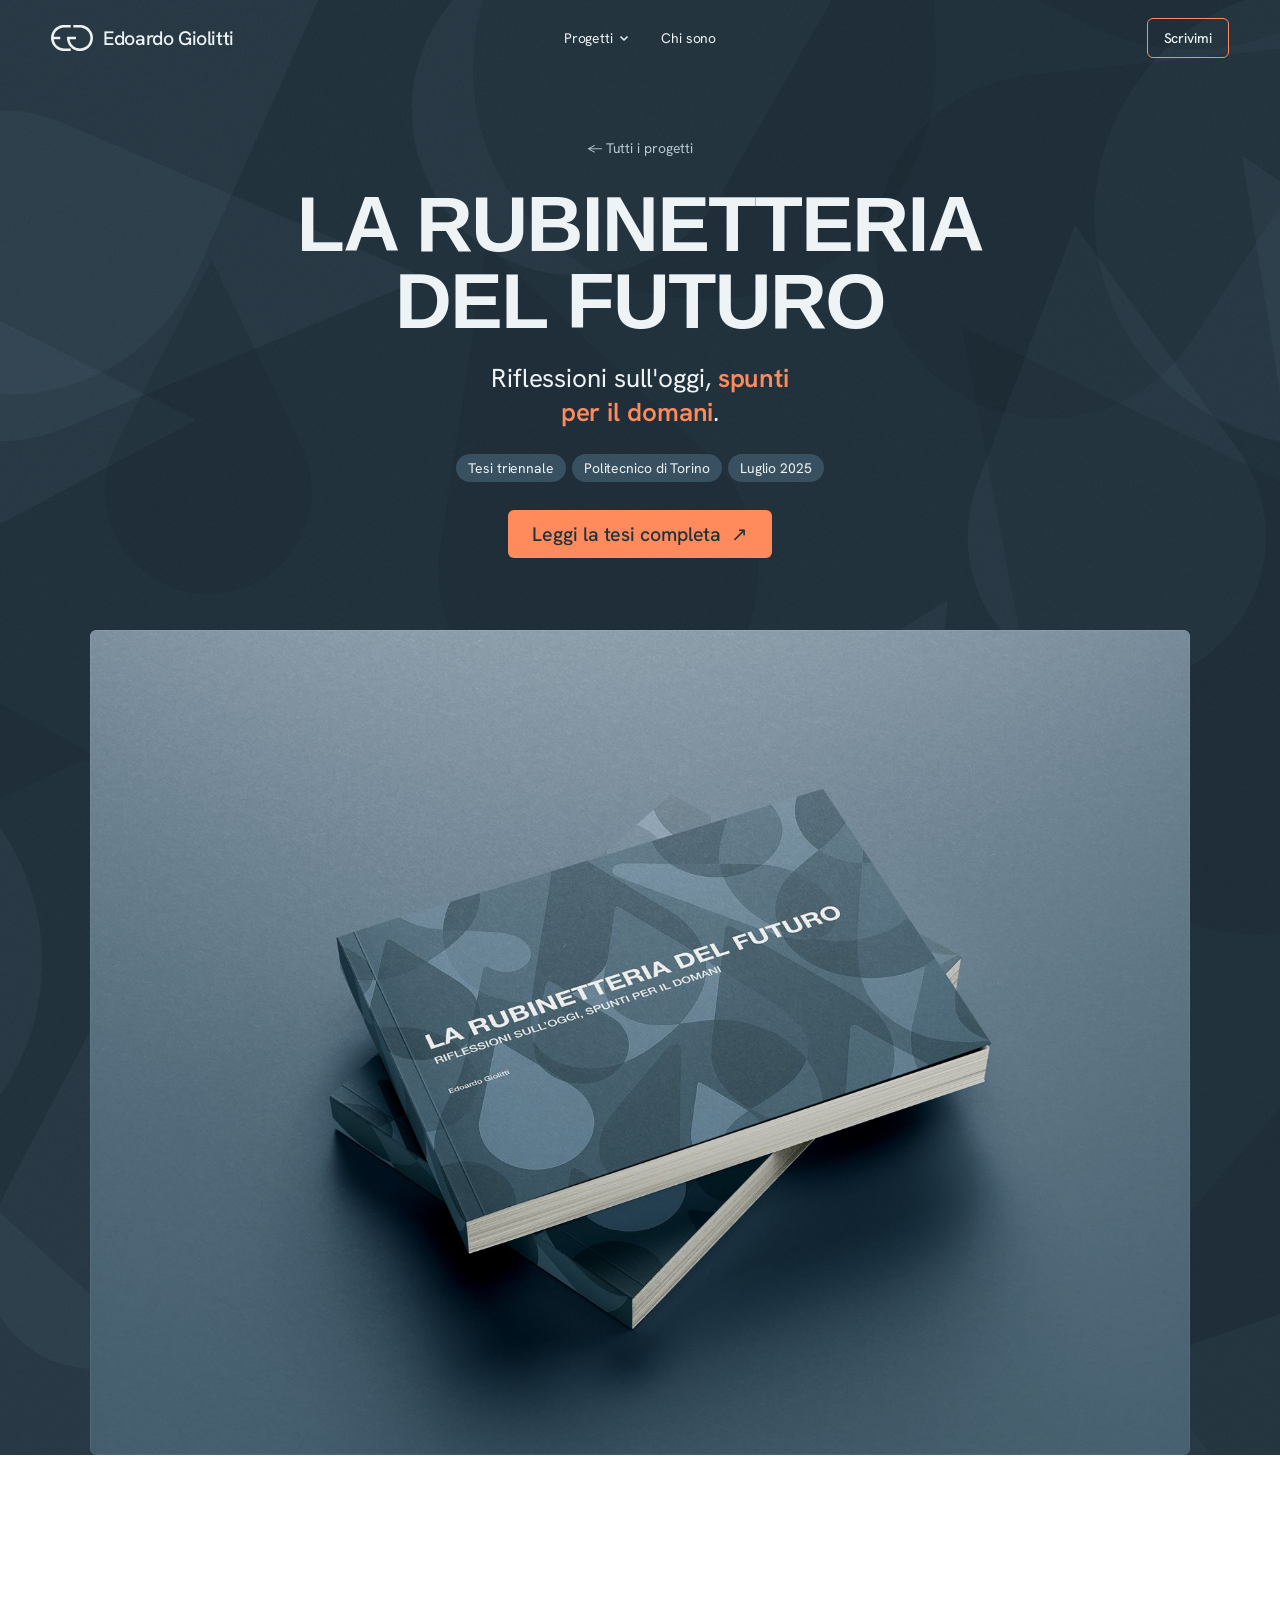
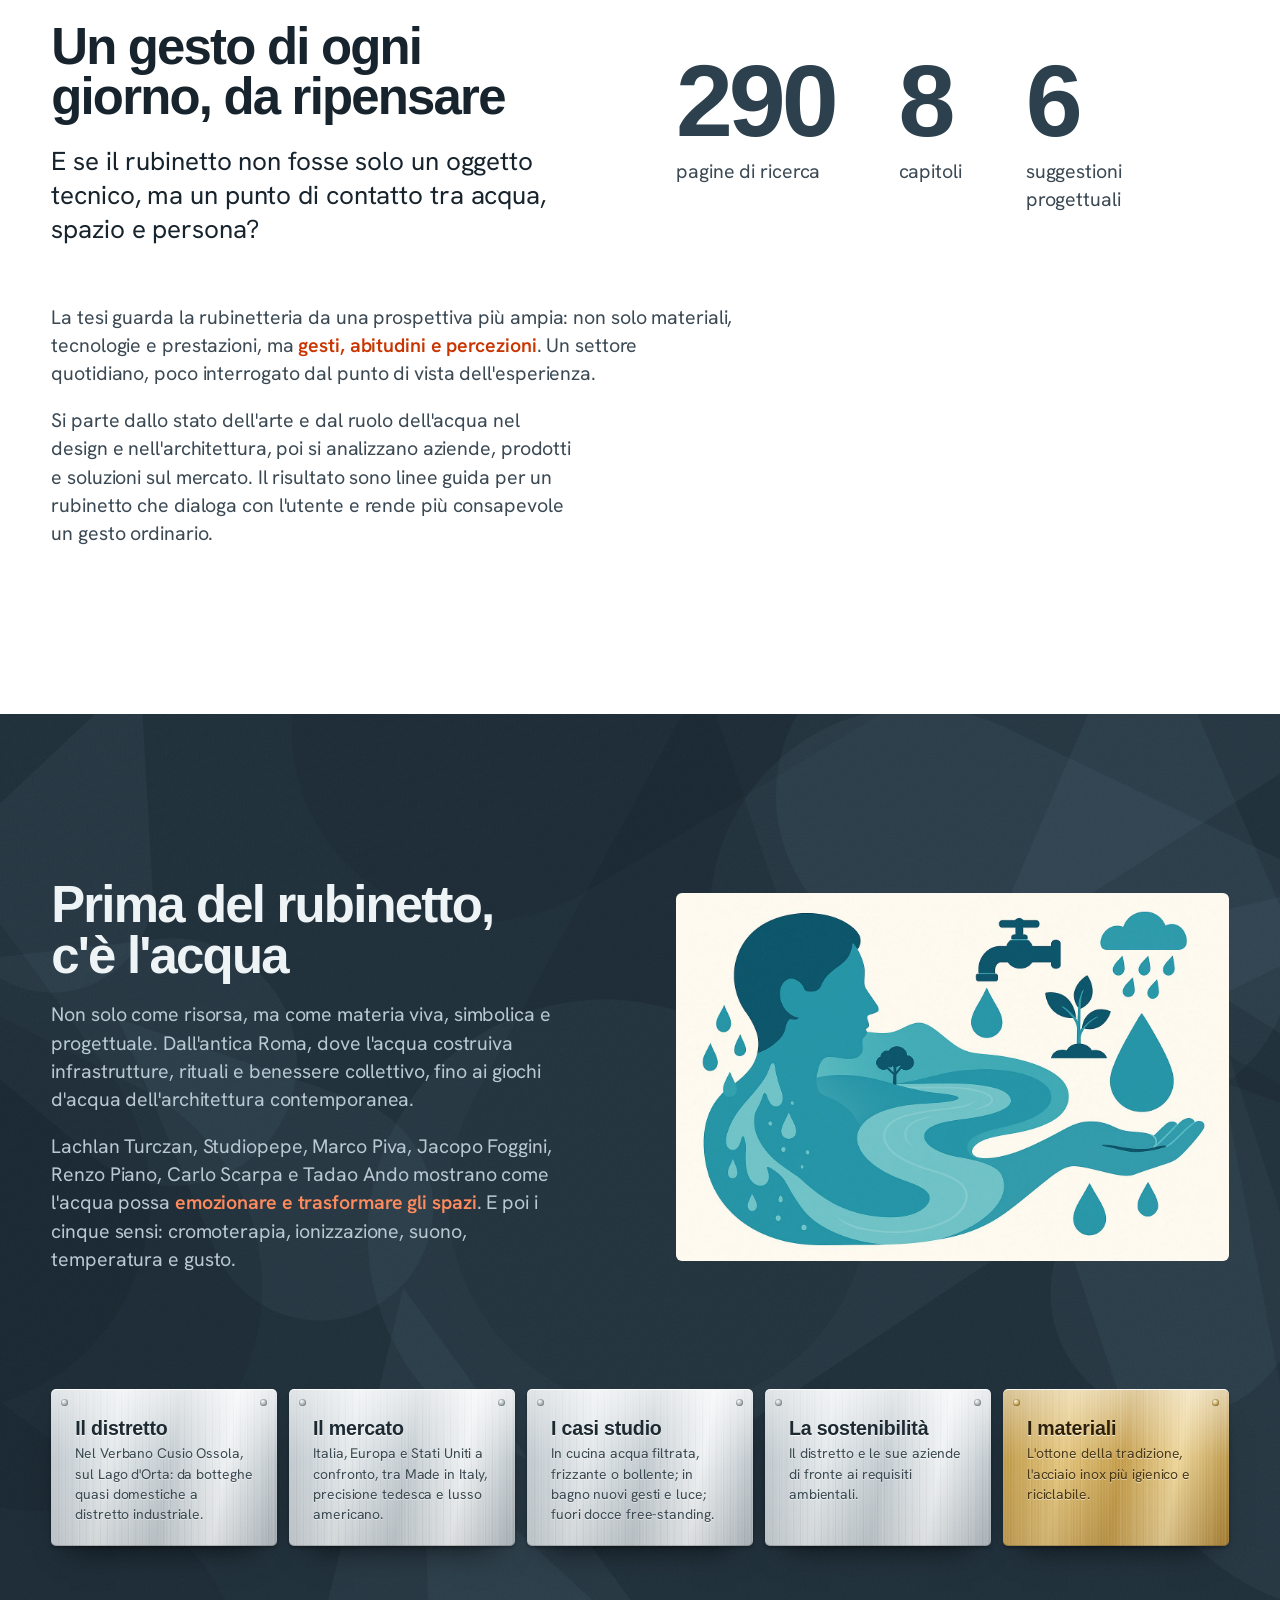
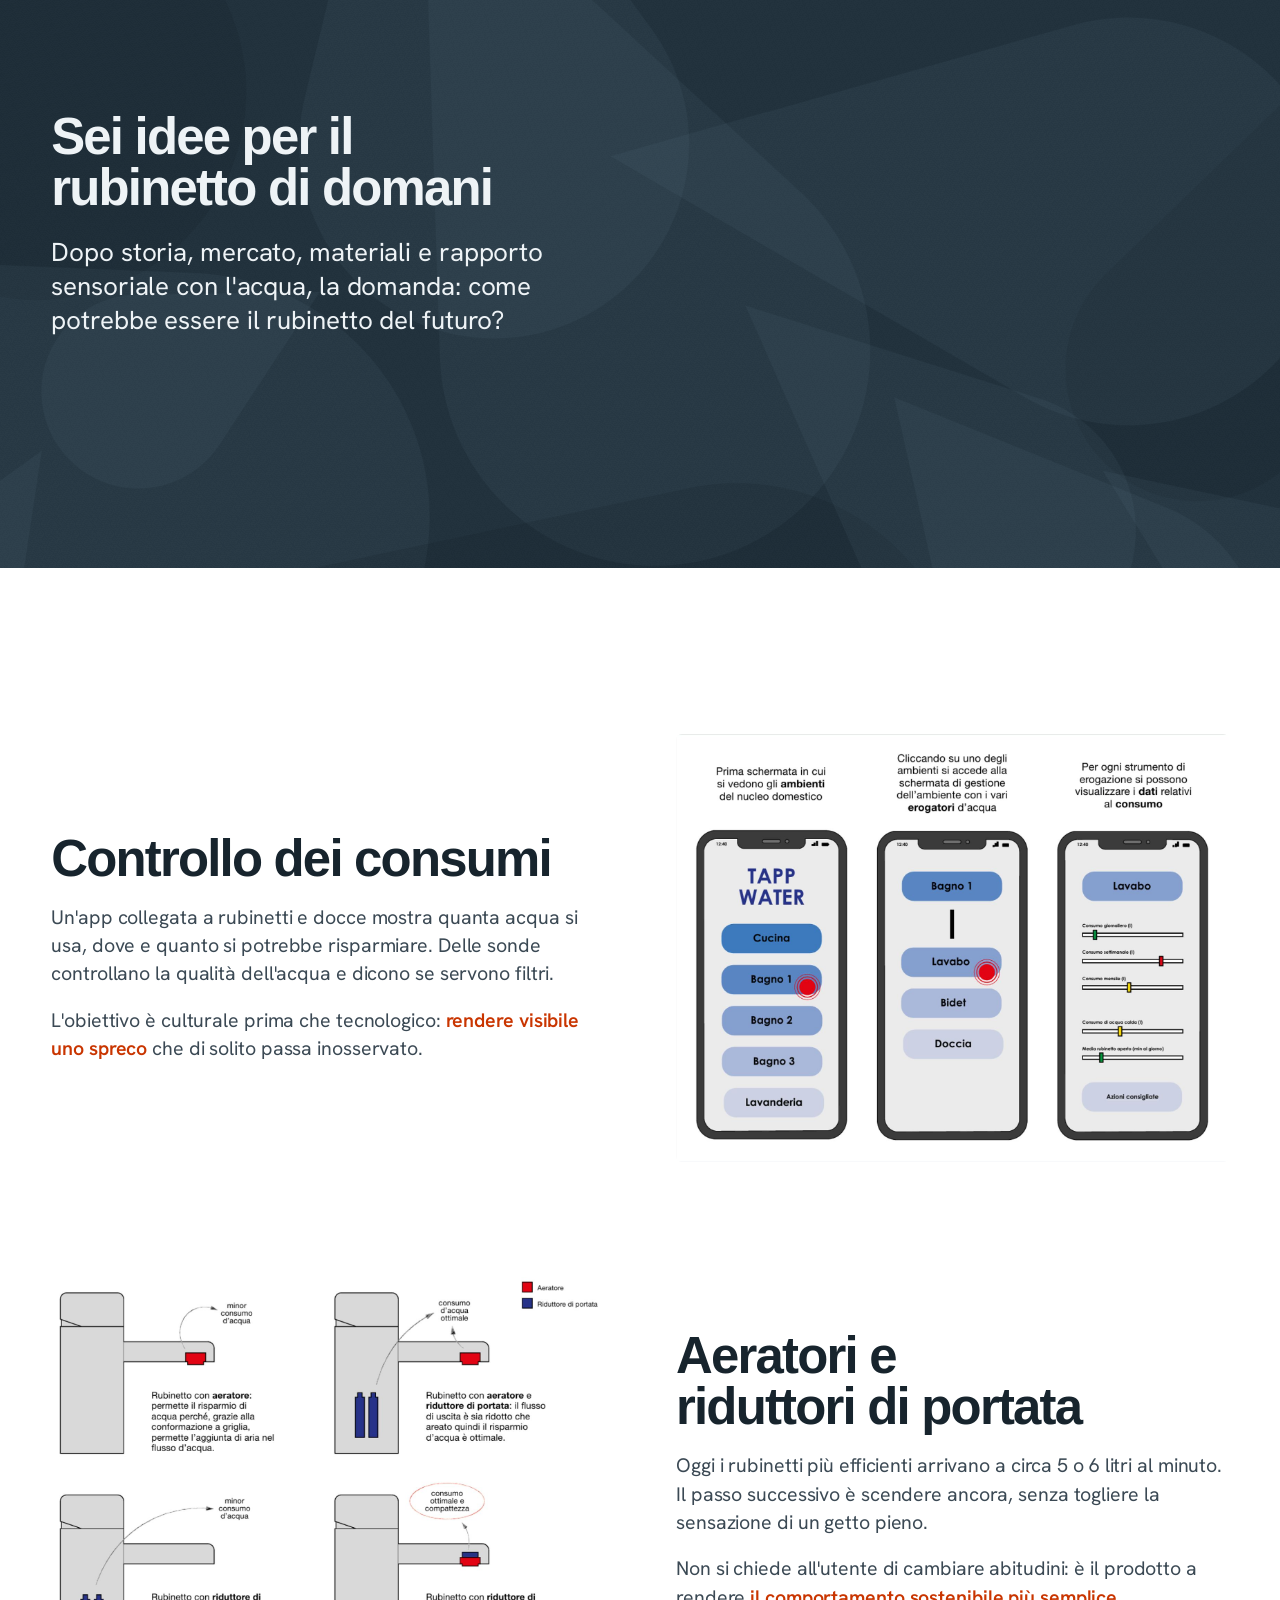
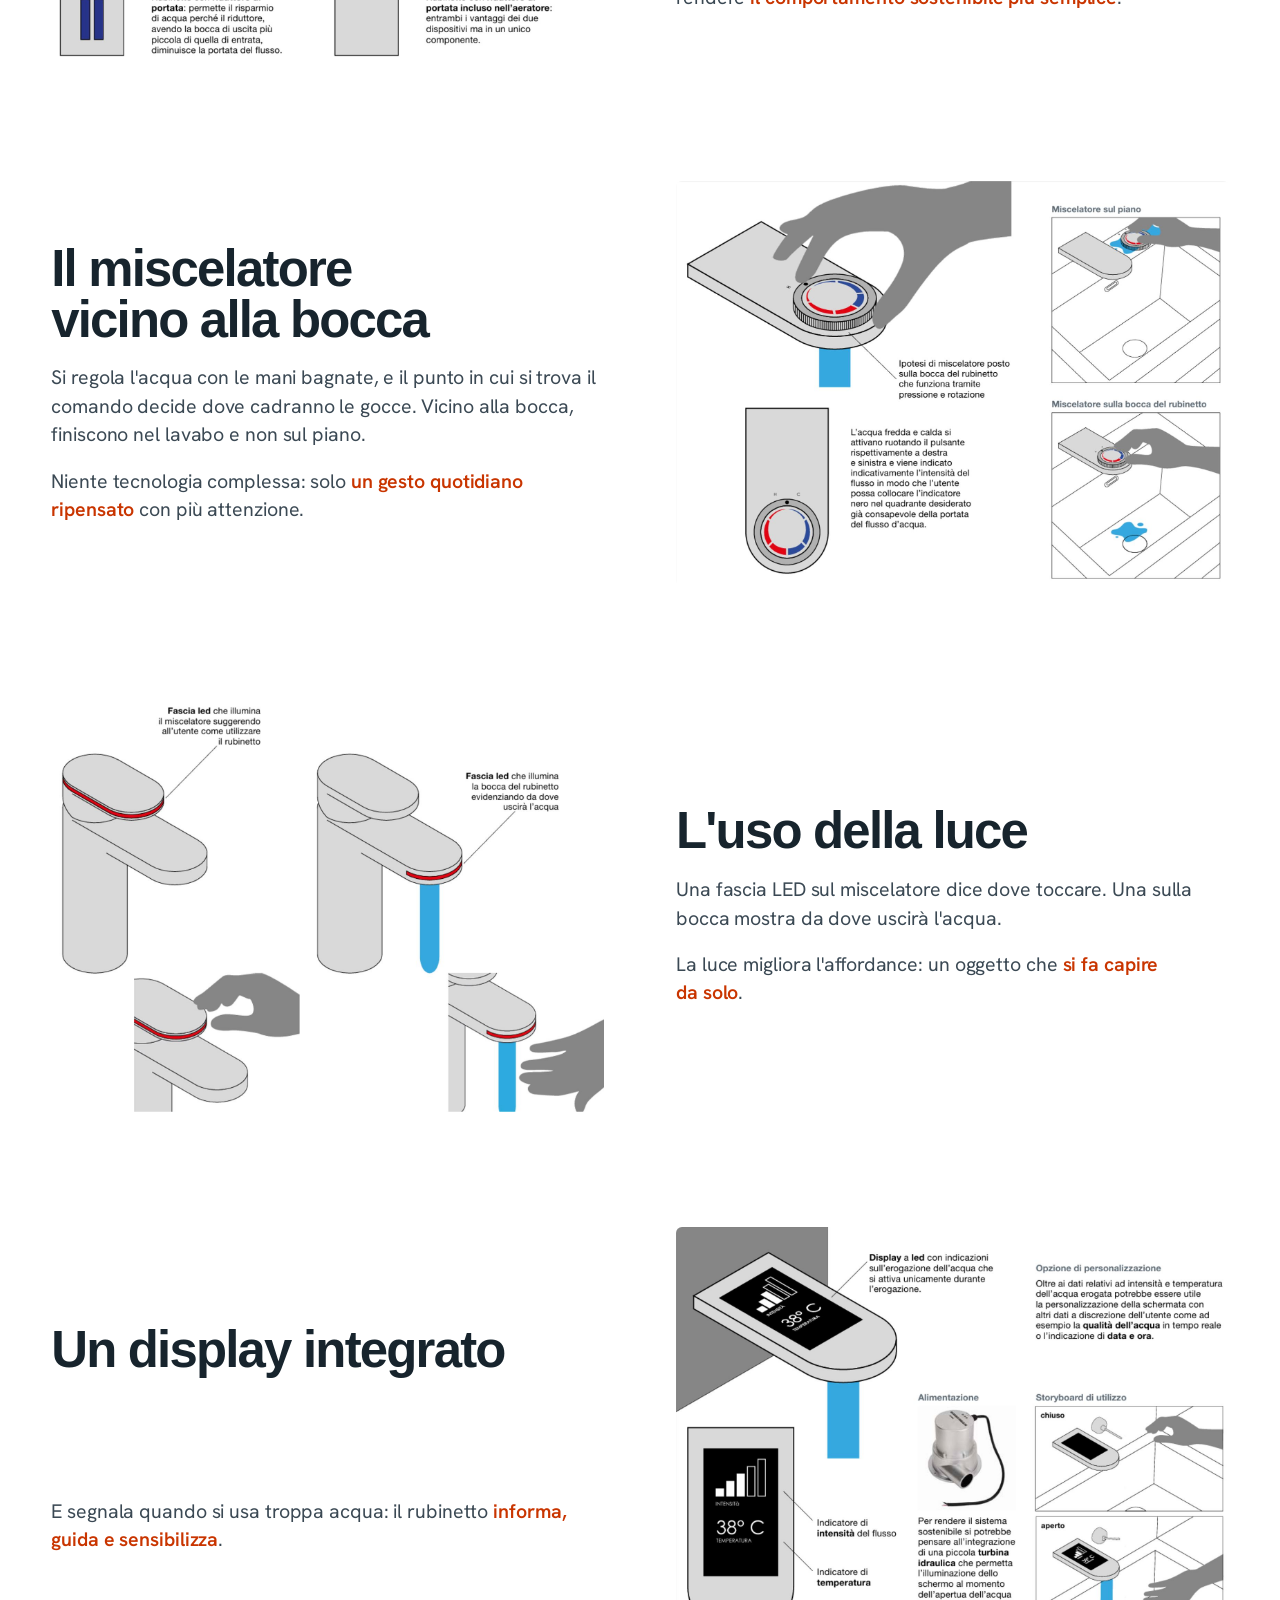
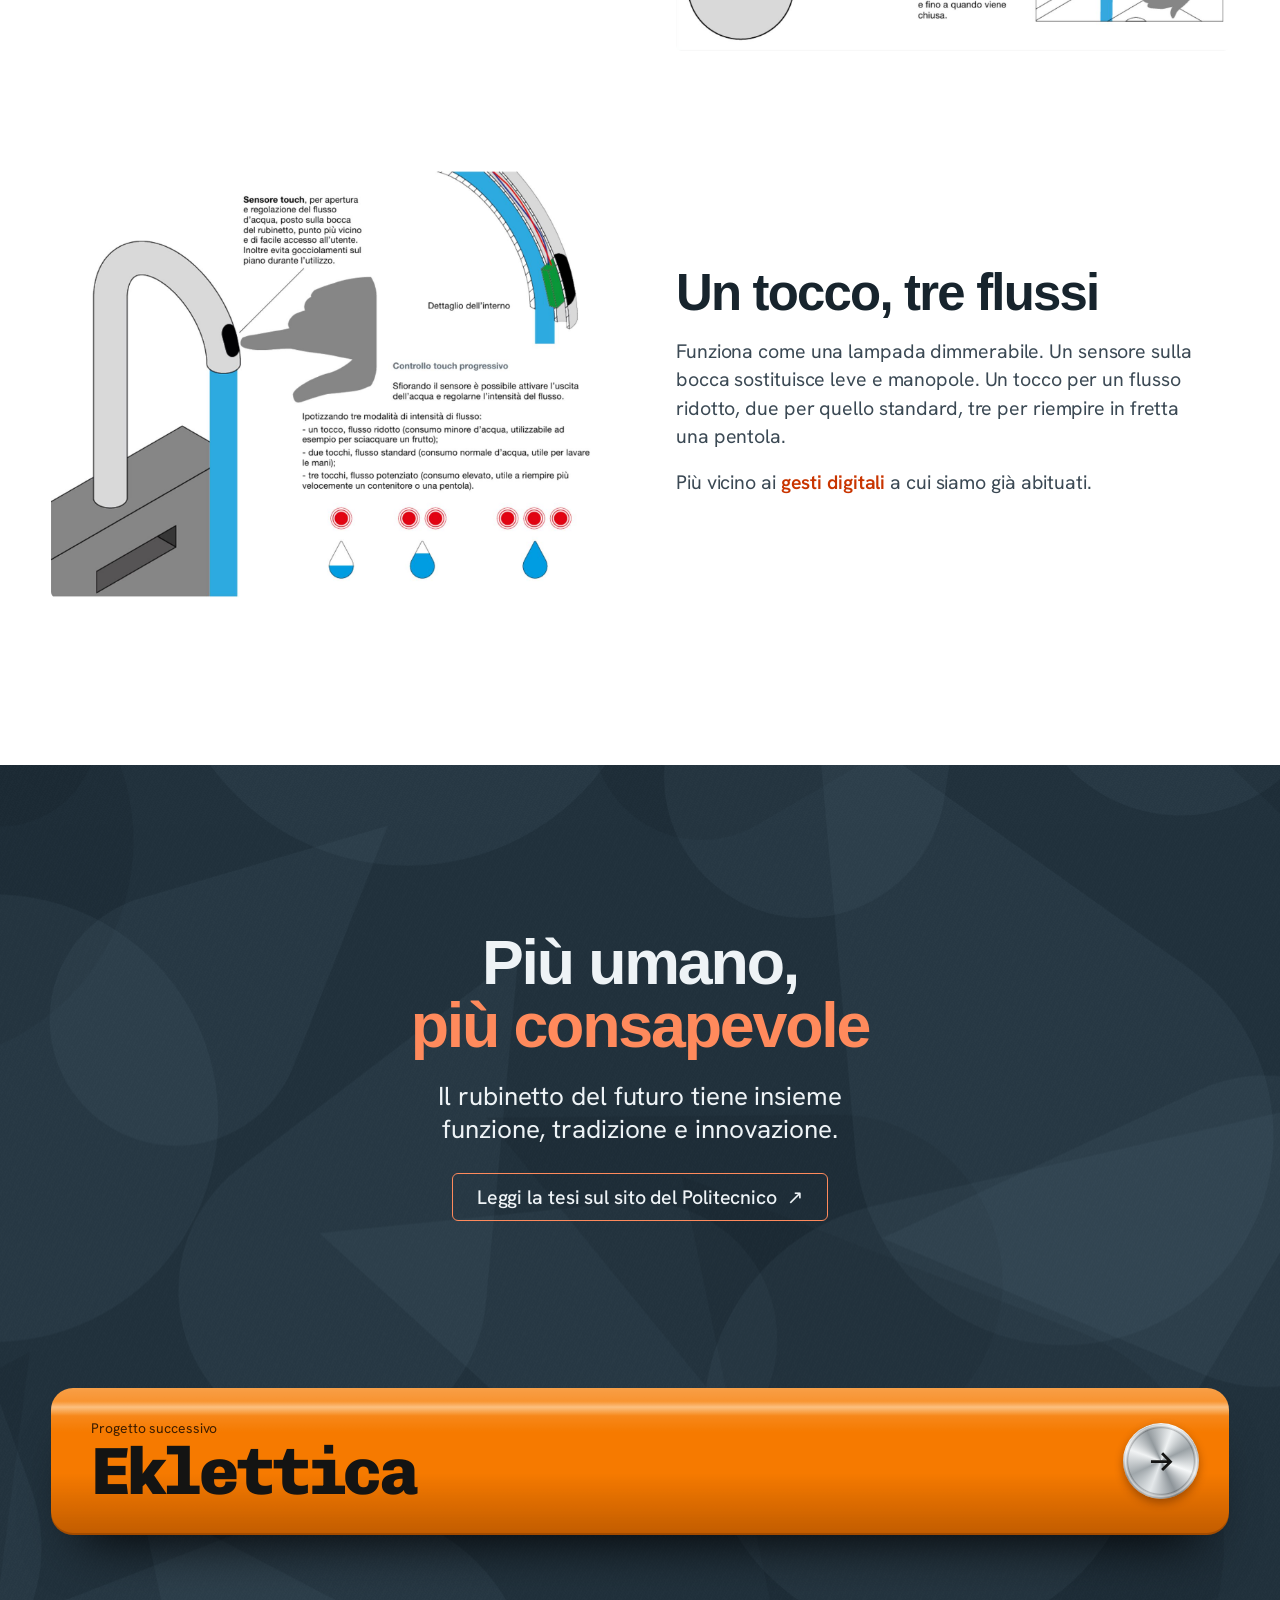
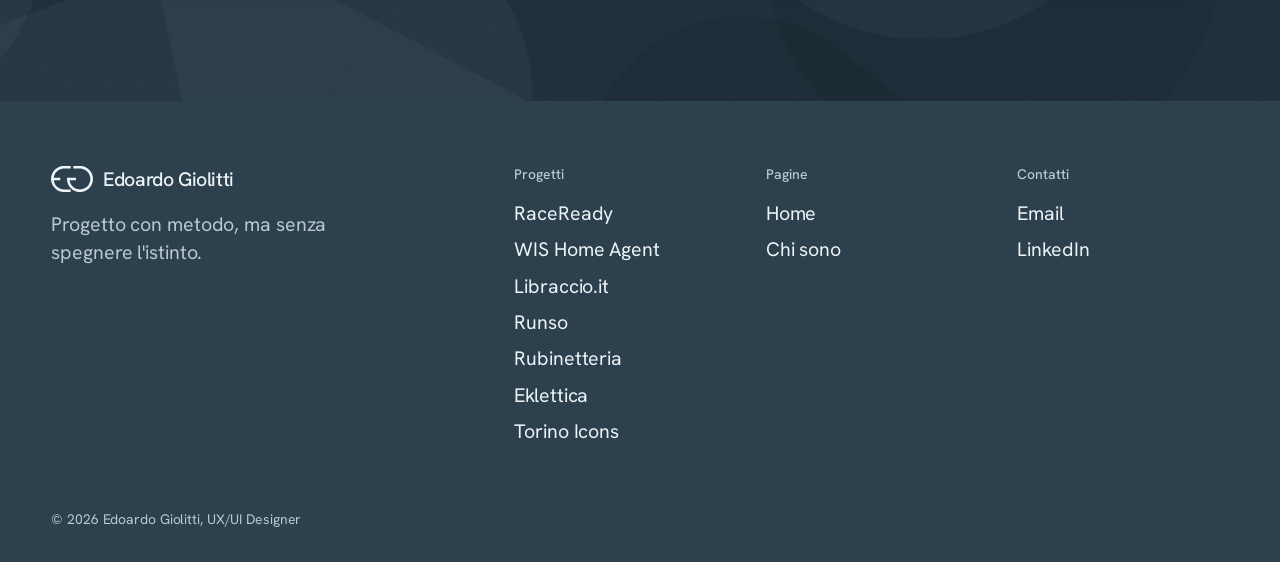
<file: progetti/rubinetteria.html>
<!doctype html>
<html lang="it">
<head>
  <meta charset="utf-8">
  <meta name="viewport" content="width=device-width, initial-scale=1">
  <title>La rubinetteria del futuro · Edoardo Giolitti</title>
  <meta name="description" content="La rubinetteria del futuro, tesi triennale in Design al Politecnico di Torino: la ricerca su acqua, distretto, mercato e materiali, e sei suggestioni progettuali per un rubinetto più semplice e consapevole.">
  <meta property="og:title" content="La rubinetteria del futuro · Edoardo Giolitti">
  <meta property="og:description" content="Riflessioni sull'oggi, spunti per il domani.">
  <meta property="og:type" content="article">
  <meta property="og:image" content="https://edoardogiolitti.github.io/assets/img/rubinetteria/cover-16x9.jpg">
  <meta name="theme-color" content="#22323d">
  <link rel="icon" href="../assets/favicon.svg" type="image/svg+xml">
  <link rel="apple-touch-icon" href="../assets/apple-touch-icon.png">
  <link rel="preconnect" href="https://fonts.googleapis.com">
  <link rel="preconnect" href="https://fonts.gstatic.com" crossorigin>
  <link rel="stylesheet" href="https://fonts.googleapis.com/css2?family=Hanken+Grotesk:wght@400;500;600&display=swap">
  <link rel="stylesheet" href="https://fonts.googleapis.com/css2?family=Chivo+Mono:wght@800&text=Eklettica&display=swap">
  <link rel="stylesheet" href="../css/home.css">
  <link rel="stylesheet" href="../css/case.css">
  <script>document.documentElement.classList.add('js')</script>
</head>
<body class="theme-tesi">
  <a class="skip-link" href="#main">Vai al contenuto</a>

  <header class="topbar">
    <a class="brand" href="../index.html" aria-label="Edoardo Giolitti, home"><span class="brand__mark" aria-hidden="true"></span><span>Edoardo Giolitti</span></a>
    <nav aria-label="Principale">
      <ul class="topbar__links" role="list">
        <li class="topbar__menu"><a class="link" href="../index.html#progetti">Progetti</a></li>
        <li><a class="link" href="../chi-sono.html">Chi sono</a></li>
      </ul>
    </nav>
    <a class="button button--outline" href="../index.html#contatti">Scrivimi</a>
  </header>

  <main id="main">
    <!-- 1. HERO -->
    <section class="cs-hero" aria-labelledby="tesi-title" data-tesi-fx>
      <a class="back" href="../index.html#progetti">← Tutti i progetti</a>
      <h1 id="tesi-title" class="tesi-title" data-rise style="--i:0">La rubinetteria del&nbsp;futuro</h1>
      <p class="cs-hero__sub" data-rise style="--i:1">Riflessioni sull'oggi, <span class="kw">spunti per il&nbsp;domani</span>.</p>
      <ul class="badges" role="list" data-rise style="--i:2">
        <li class="badge">Tesi triennale</li>
        <li class="badge">Politecnico di Torino</li>
        <li class="badge">Luglio 2025</li>
      </ul>
      <p class="tesi-cta" data-rise style="--i:3"><a class="button" href="https://webthesis.biblio.polito.it/view/creators/Giolitti=3AEdoardo=3A=3A.html" rel="noopener">Leggi la tesi completa <span aria-hidden="true">↗</span></a></p>
      <div class="tesi-hero-media" data-rise style="--i:4">
        <img src="../assets/img/rubinetteria/cover-mockup.jpg" width="1600" height="1200" alt="Due copie del volume «La rubinetteria del futuro», con la copertina a gocce d'acqua nei toni del blu petrolio.">
      </div>
    </section>

    <!-- 2. LA DOMANDA -->
    <section class="chapter chapter--light" aria-labelledby="domanda">
      <div class="split">
        <div class="chapter__head" style="margin-bottom:0">
          <h2 id="domanda" data-reveal>Un gesto di ogni giorno, da&nbsp;ripensare</h2>
          <p data-reveal style="--i:1">E se il rubinetto non fosse solo un oggetto tecnico, ma un punto di contatto tra acqua, spazio e persona?</p>
        </div>
        <ul class="bignums" role="list">
          <li data-reveal><b>290</b><span>pagine di ricerca</span></li>
          <li data-reveal style="--i:1"><b>8</b><span>capitoli</span></li>
          <li data-reveal style="--i:2"><b>6</b><span>suggestioni progettuali</span></li>
        </ul>
      </div>
      <div class="prose" style="margin-top:56px; max-width:62ch">
        <p data-reveal>La tesi guarda la rubinetteria da una prospettiva più ampia: non solo materiali, tecnologie e prestazioni, ma <span class="kw">gesti, abitudini e percezioni</span>. Un settore quotidiano, poco interrogato dal punto di vista dell'esperienza.</p>
        <p data-reveal style="--i:1">Si parte dallo stato dell'arte e dal ruolo dell'acqua nel design e nell'architettura, poi si analizzano aziende, prodotti e soluzioni sul mercato. Il risultato sono linee guida per un rubinetto che dialoga con l'utente e rende più consapevole un gesto ordinario.</p>
      </div>
    </section>

    <!-- 3. LA RICERCA -->
    <section class="chapter" aria-labelledby="ricerca" data-tesi-fx>
      <article class="feature-lib">
        <div class="prose">
          <h3 id="ricerca" data-reveal>Prima del rubinetto, c'è&nbsp;l'acqua</h3>
          <p data-reveal style="--i:1">Non solo come risorsa, ma come materia viva, simbolica e progettuale. Dall'antica Roma, dove l'acqua costruiva infrastrutture, rituali e benessere collettivo, fino ai giochi d'acqua dell'architettura contemporanea.</p>
          <p data-reveal style="--i:2">Lachlan Turczan, Studiopepe, Marco Piva, Jacopo Foggini, Renzo Piano, Carlo Scarpa e Tadao Ando mostrano come l'acqua possa <span class="kw">emozionare e trasformare gli spazi</span>. E poi i cinque sensi: cromoterapia, ionizzazione, suono, temperatura e gusto.</p>
        </div>
        <figure data-reveal>
          <img src="../assets/img/rubinetteria/acqua-illustrazione.jpg" width="1536" height="1024" loading="lazy" alt="Illustrazione nei toni del turchese: il profilo di una persona da cui scorre un fiume d'acqua, con un rubinetto, una pianta e gocce di pioggia.">
        </figure>
      </article>
      <ul class="areas" role="list" style="margin-top:clamp(72px, 9vw, 128px)">
        <li class="area" data-reveal><h3>Il distretto</h3><p>Nel Verbano Cusio Ossola, sul Lago d'Orta: da botteghe quasi domestiche a distretto industriale.</p></li>
        <li class="area" data-reveal style="--i:1"><h3>Il mercato</h3><p>Italia, Europa e Stati Uniti a confronto, tra Made in Italy, precisione tedesca e lusso americano.</p></li>
        <li class="area" data-reveal style="--i:2"><h3>I casi studio</h3><p>In cucina acqua filtrata, frizzante o bollente; in bagno nuovi gesti e luce; fuori docce free-standing.</p></li>
        <li class="area" data-reveal style="--i:3"><h3>La sostenibilità</h3><p>Il distretto e le sue aziende di fronte ai requisiti ambientali.</p></li>
        <li class="area area--brass" data-reveal style="--i:4"><h3>I materiali</h3><p>L'ottone della tradizione, l'acciaio inox più igienico e riciclabile.</p></li>
      </ul>
    </section>

    <!-- 4. LE SUGGESTIONI -->
    <section class="chapter" style="padding-top:0" aria-labelledby="suggestioni" data-tesi-fx>
      <div class="chapter__head">
        <h2 id="suggestioni" data-reveal>Sei idee per il rubinetto di&nbsp;domani</h2>
        <p data-reveal style="--i:1">Dopo storia, mercato, materiali e rapporto sensoriale con l'acqua, la domanda: come potrebbe essere il rubinetto del futuro?</p>
      </div>
    </section>

    <section class="chapter chapter--light" aria-label="Le sei suggestioni progettuali">
      <article class="feature-lib">
        <div class="prose">
          <h3 data-reveal>Controllo dei consumi</h3>
          <p data-reveal style="--i:1">Un'app collegata a rubinetti e docce mostra quanta acqua si usa, dove e quanto si potrebbe risparmiare. Delle sonde controllano la qualità dell'acqua e dicono se servono filtri.</p>
          <p data-reveal style="--i:2">L'obiettivo è culturale prima che tecnologico: <span class="kw">rendere visibile uno spreco</span> che di solito passa inosservato.</p>
        </div>
        <figure data-reveal>
          <img src="../assets/img/rubinetteria/s1-consumi.jpg" width="1600" height="1237" loading="lazy" alt="Tre schermate dell'app Tapp Water: gli ambienti della casa (cucina, bagni, lavanderia), gli erogatori di un bagno (lavabo, bidet, doccia) e i consumi del lavabo giornalieri, settimanali e mensili, con le azioni consigliate.">
        </figure>
      </article>

      <article class="feature-lib feature-lib--flip">
        <div class="prose">
          <h3 data-reveal>Aeratori e riduttori di&nbsp;portata</h3>
          <p data-reveal style="--i:1">Oggi i rubinetti più efficienti arrivano a circa 5 o 6 litri al minuto. Il passo successivo è scendere ancora, senza togliere la sensazione di un getto pieno.</p>
          <p data-reveal style="--i:2">Non si chiede all'utente di cambiare abitudini: è il prodotto a rendere <span class="kw">il comportamento sostenibile più semplice</span>.</p>
        </div>
        <figure data-reveal>
          <img src="../assets/img/rubinetteria/s2-aeratori.jpg" width="1600" height="1125" loading="lazy" alt="Quattro schemi di rubinetto: con aeratore, con riduttore di portata, con entrambi e con il riduttore integrato nell'aeratore, che unisce i vantaggi in un solo componente.">
        </figure>
      </article>

      <article class="feature-lib">
        <div class="prose">
          <h3 data-reveal>Il miscelatore vicino alla bocca</h3>
          <p data-reveal style="--i:1">Si regola l'acqua con le mani bagnate, e il punto in cui si trova il comando decide dove cadranno le gocce. Vicino alla bocca, finiscono nel lavabo e non sul piano.</p>
          <p data-reveal style="--i:2">Niente tecnologia complessa: solo <span class="kw">un gesto quotidiano ripensato</span> con più attenzione.</p>
        </div>
        <figure data-reveal>
          <img src="../assets/img/rubinetteria/s3-miscelatore.jpg" width="1600" height="1173" loading="lazy" alt="Ipotesi di miscelatore sulla bocca del rubinetto, regolato con pressione e rotazione tra caldo e freddo, e il confronto: con il miscelatore sul piano le gocce cadono sul piano, con il miscelatore sulla bocca cadono nel lavabo.">
        </figure>
      </article>

      <article class="feature-lib feature-lib--flip">
        <div class="prose">
          <h3 data-reveal>L'uso della luce</h3>
          <p data-reveal style="--i:1">Una fascia LED sul miscelatore dice dove toccare. Una sulla bocca mostra da dove uscirà l'acqua.</p>
          <p data-reveal style="--i:2">La luce migliora l'affordance: un oggetto che <span class="kw">si fa capire da solo</span>.</p>
        </div>
        <figure data-reveal>
          <img src="../assets/img/rubinetteria/s4-luce.jpg" width="1600" height="1188" loading="lazy" alt="Due rubinetti con una fascia LED rossa: sul miscelatore, per suggerire come usarlo, e sulla bocca, per evidenziare da dove esce l'acqua, con le mani che li usano.">
        </figure>
      </article>

      <article class="feature-lib">
        <div class="prose">
          <h3 data-reveal>Un display integrato</h3>
          <p data-reveal style="--i:1">Durante l'erogazione un piccolo display mostra temperatura e intensità del flusso. Una turbina idraulica lo alimenta solo quando l'acqua scorre.</p>
          <p data-reveal style="--i:2">E segnala quando si usa troppa acqua: il rubinetto <span class="kw">informa, guida e sensibilizza</span>.</p>
        </div>
        <figure data-reveal>
          <img src="../assets/img/rubinetteria/s5-display.jpg" width="1600" height="1228" loading="lazy" alt="Rubinetto con display LED che mostra l'intensità del flusso e 38 gradi di temperatura, la turbina idraulica che lo alimenta e lo storyboard d'uso: a rubinetto chiuso il display è spento, aperto si accende.">
        </figure>
      </article>

      <article class="feature-lib feature-lib--flip">
        <div class="prose">
          <h3 data-reveal>Un tocco, tre flussi</h3>
          <p data-reveal style="--i:1">Funziona come una lampada dimmerabile. Un sensore sulla bocca sostituisce leve e manopole. Un tocco per un flusso ridotto, due per quello standard, tre per riempire in fretta una pentola.</p>
          <p data-reveal style="--i:2">Più vicino ai <span class="kw">gesti digitali</span> a cui siamo già abituati.</p>
        </div>
        <figure data-reveal>
          <img src="../assets/img/rubinetteria/s6-touch.jpg" width="1600" height="1250" loading="lazy" alt="Rubinetto con il sensore touch sulla bocca e il dettaglio dell'interno, con le tre intensità di flusso: uno, due o tre tocchi riempiono sempre di più la goccia.">
        </figure>
      </article>
    </section>

    <!-- 5. CHIUSURA -->
    <section class="chapter cs-closing" aria-labelledby="chiusura" data-tesi-fx>
      <h2 id="chiusura" data-reveal>Più umano, <span class="kw">più consapevole</span></h2>
      <p class="tagline" data-reveal style="--i:1">Il rubinetto del futuro tiene insieme funzione, tradizione e innovazione.</p>
      <p class="tesi-cta" data-reveal style="--i:2"><a class="button button--outline" href="https://webthesis.biblio.polito.it/view/creators/Giolitti=3AEdoardo=3A=3A.html" rel="noopener">Leggi la tesi sul sito del Politecnico <span aria-hidden="true">↗</span></a></p>
      <a class="next next--eklettica" href="eklettica.html" data-reveal>
        <div><span>Progetto successivo</span><strong>Eklettica</strong></div>
        <span class="ekl-next__knob" aria-hidden="true"><svg viewBox="0 0 24 24" fill="none" stroke="currentColor" stroke-width="2"><path d="M5 12h14M13 6l6 6-6 6"/></svg></span>
      </a>
    </section>
  </main>

  <footer class="footer" id="contatti">
    <div class="footer__grid">
      <div class="footer__brand">
        <a class="brand" href="../index.html"><span class="brand__mark" aria-hidden="true"></span><span>Edoardo Giolitti</span></a>
        <p>Progetto con metodo, ma senza spegnere l'istinto.</p>
      </div>
      <div>
        <h2>Progetti</h2>
        <ul role="list">
          <li><a class="link" href="raceready.html">RaceReady</a></li>
          <li><a class="link" href="wis.html">WIS Home Agent</a></li>
          <li><a class="link" href="libraccio.html">Libraccio.it</a></li>
          <li><a class="link" href="runso.html">Runso</a></li>
          <li><a class="link" href="rubinetteria.html" aria-current="page">Rubinetteria</a></li>
          <li><a class="link" href="eklettica.html">Eklettica</a></li>
          <li><a class="link" href="torino-icons.html">Torino Icons</a></li>
        </ul>
      </div>
      <div>
        <h2>Pagine</h2>
        <ul role="list">
          <li><a class="link" href="../index.html">Home</a></li>
          <li><a class="link" href="../chi-sono.html">Chi sono</a></li>
        </ul>
      </div>
      <div>
        <h2>Contatti</h2>
        <ul role="list">
          <li><a class="link" data-mail-link>Email</a></li>
          <li><a class="link" href="https://www.linkedin.com/in/edoardo-giolitti" rel="noopener">LinkedIn</a></li>
        </ul>
      </div>
    </div>
    <p class="footer__legal">© 2026 Edoardo Giolitti, UX/UI Designer</p>
  </footer>

  <script src="../js/home.js" defer></script>
  <script src="../js/tesi-fx.js" defer></script>
</body>
</html>
</file>
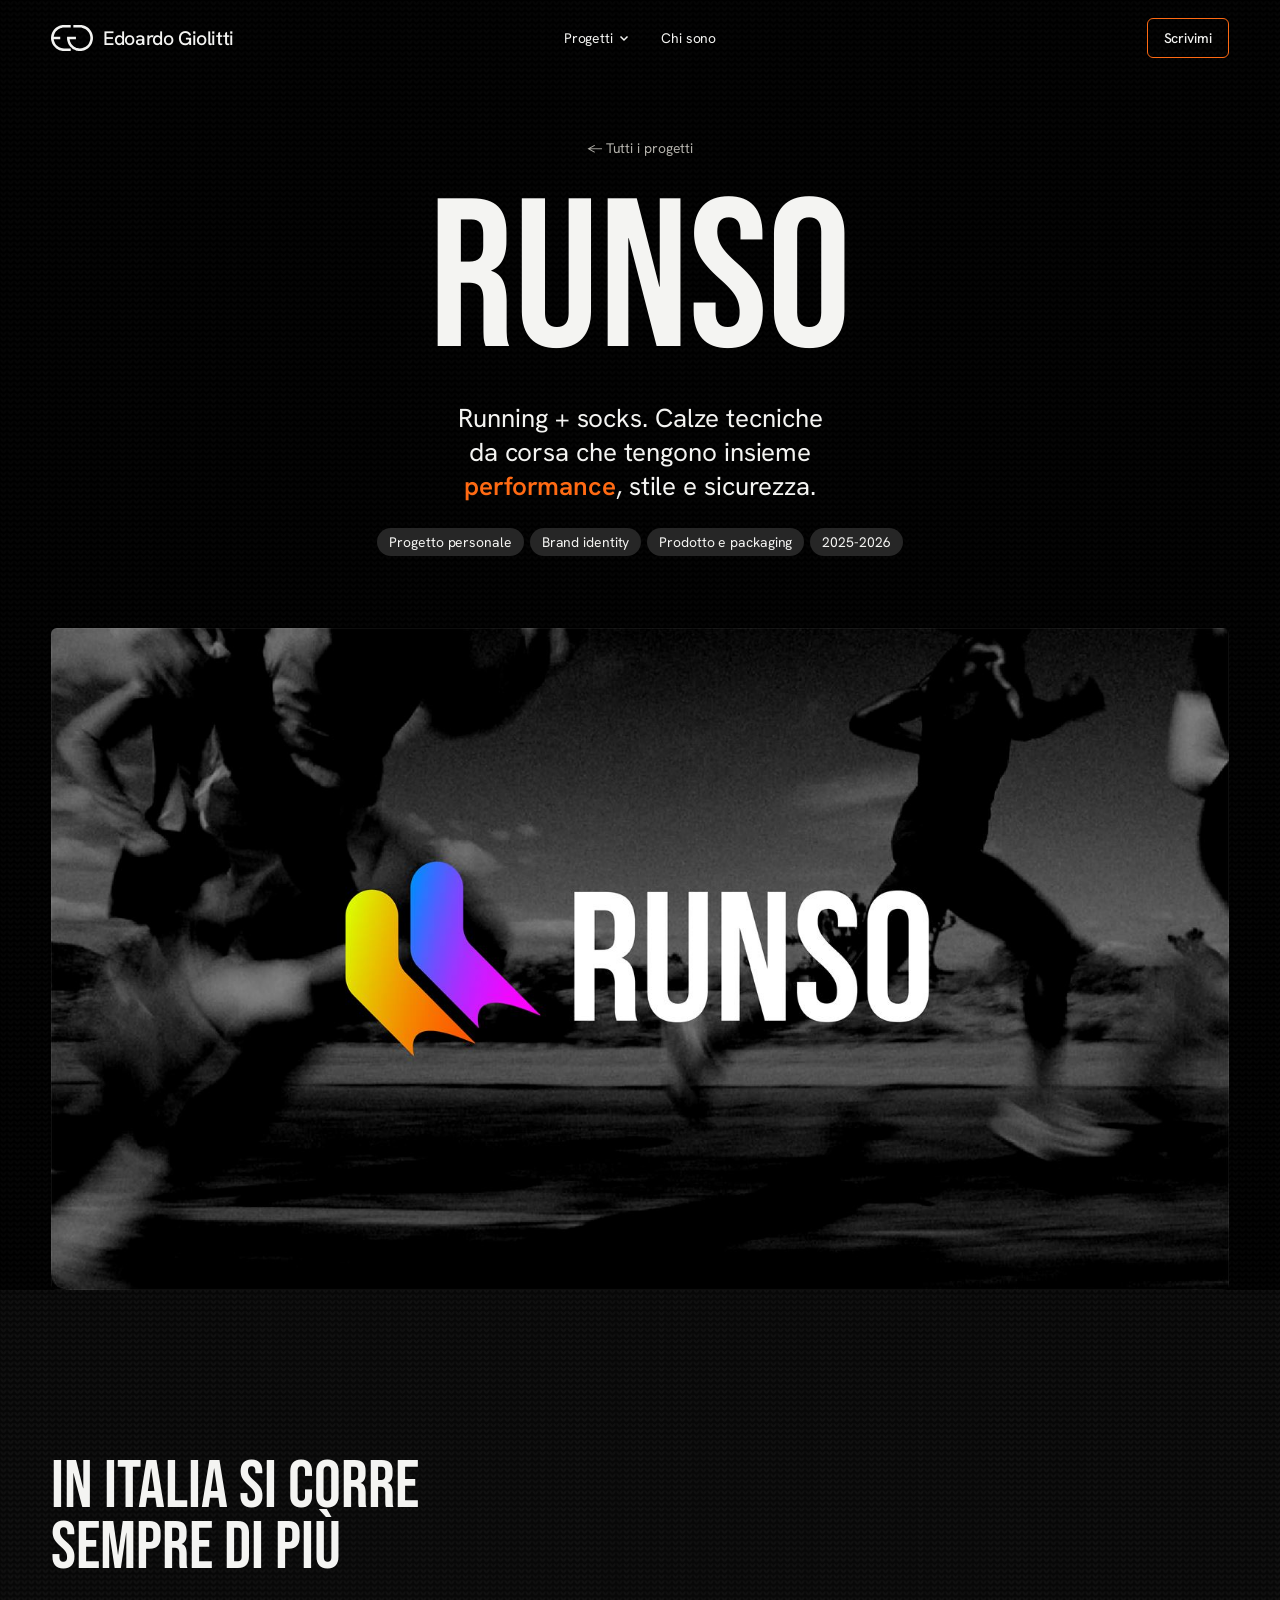
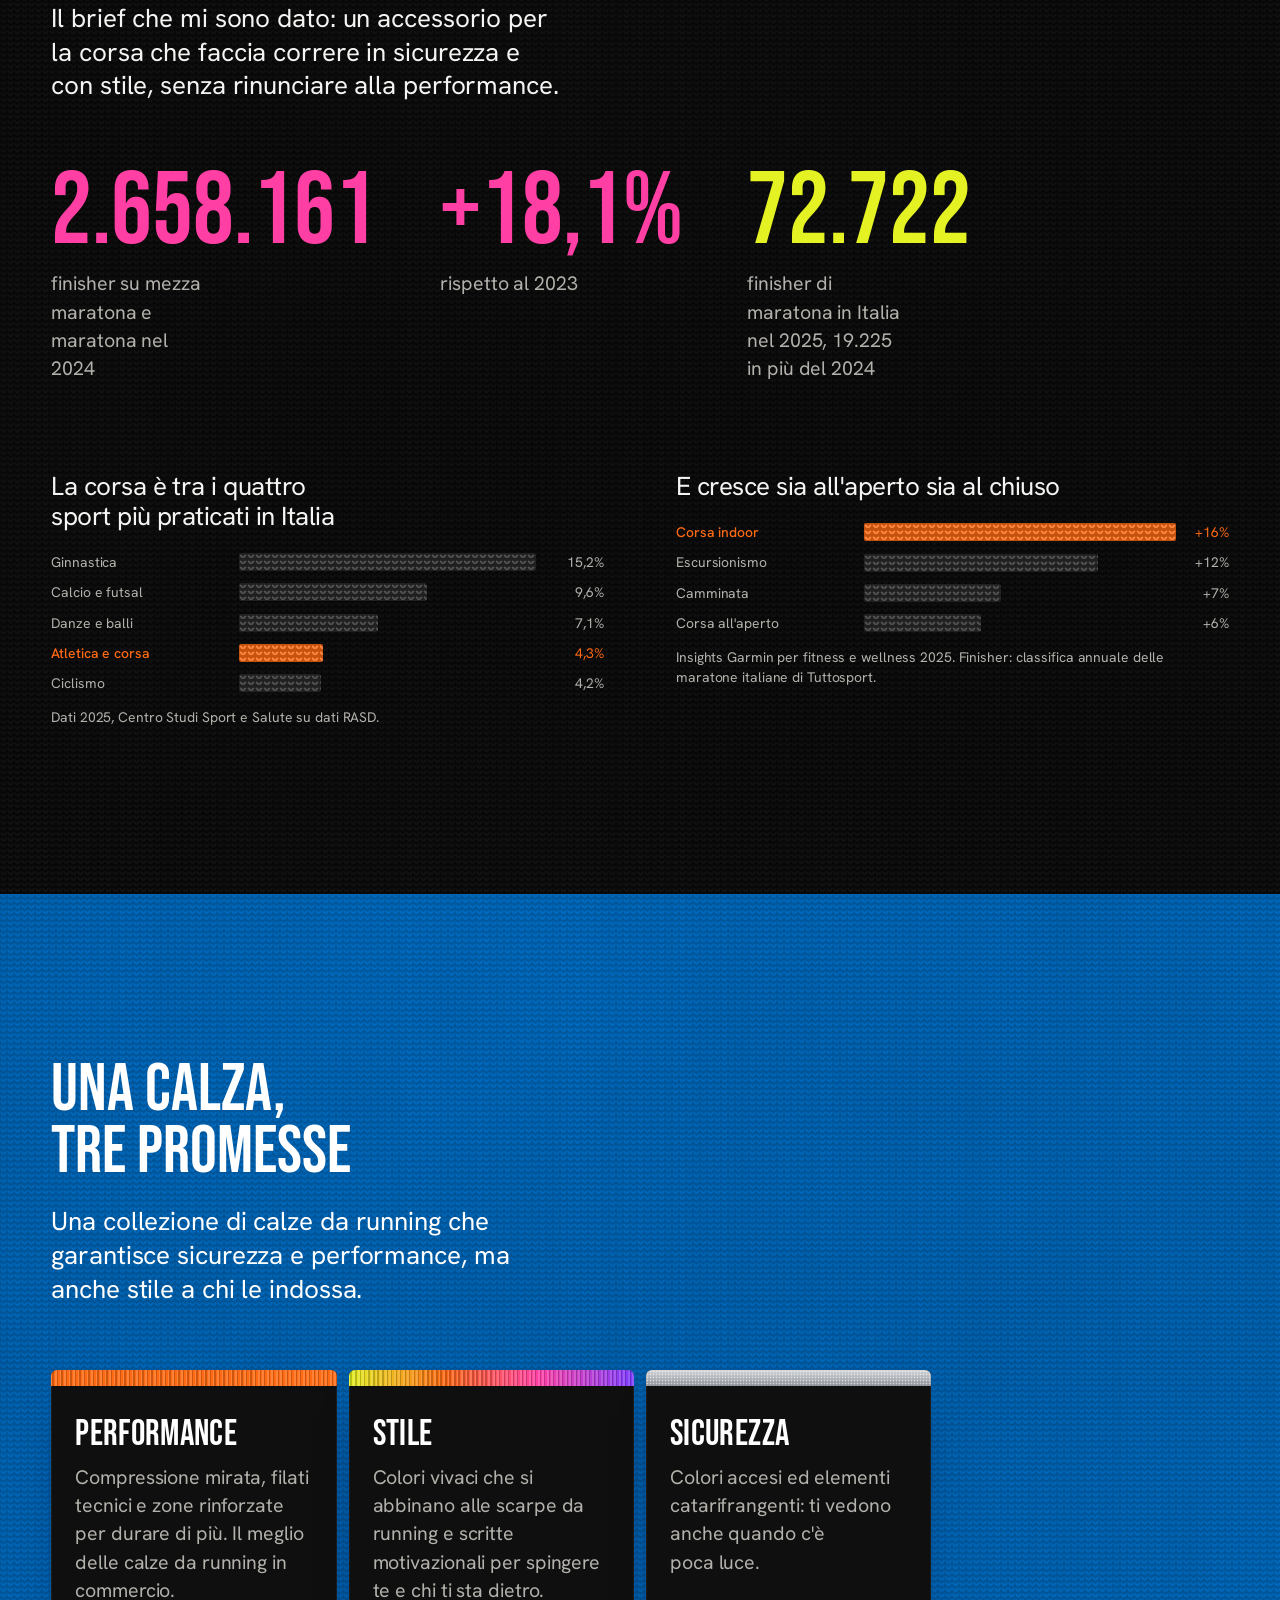
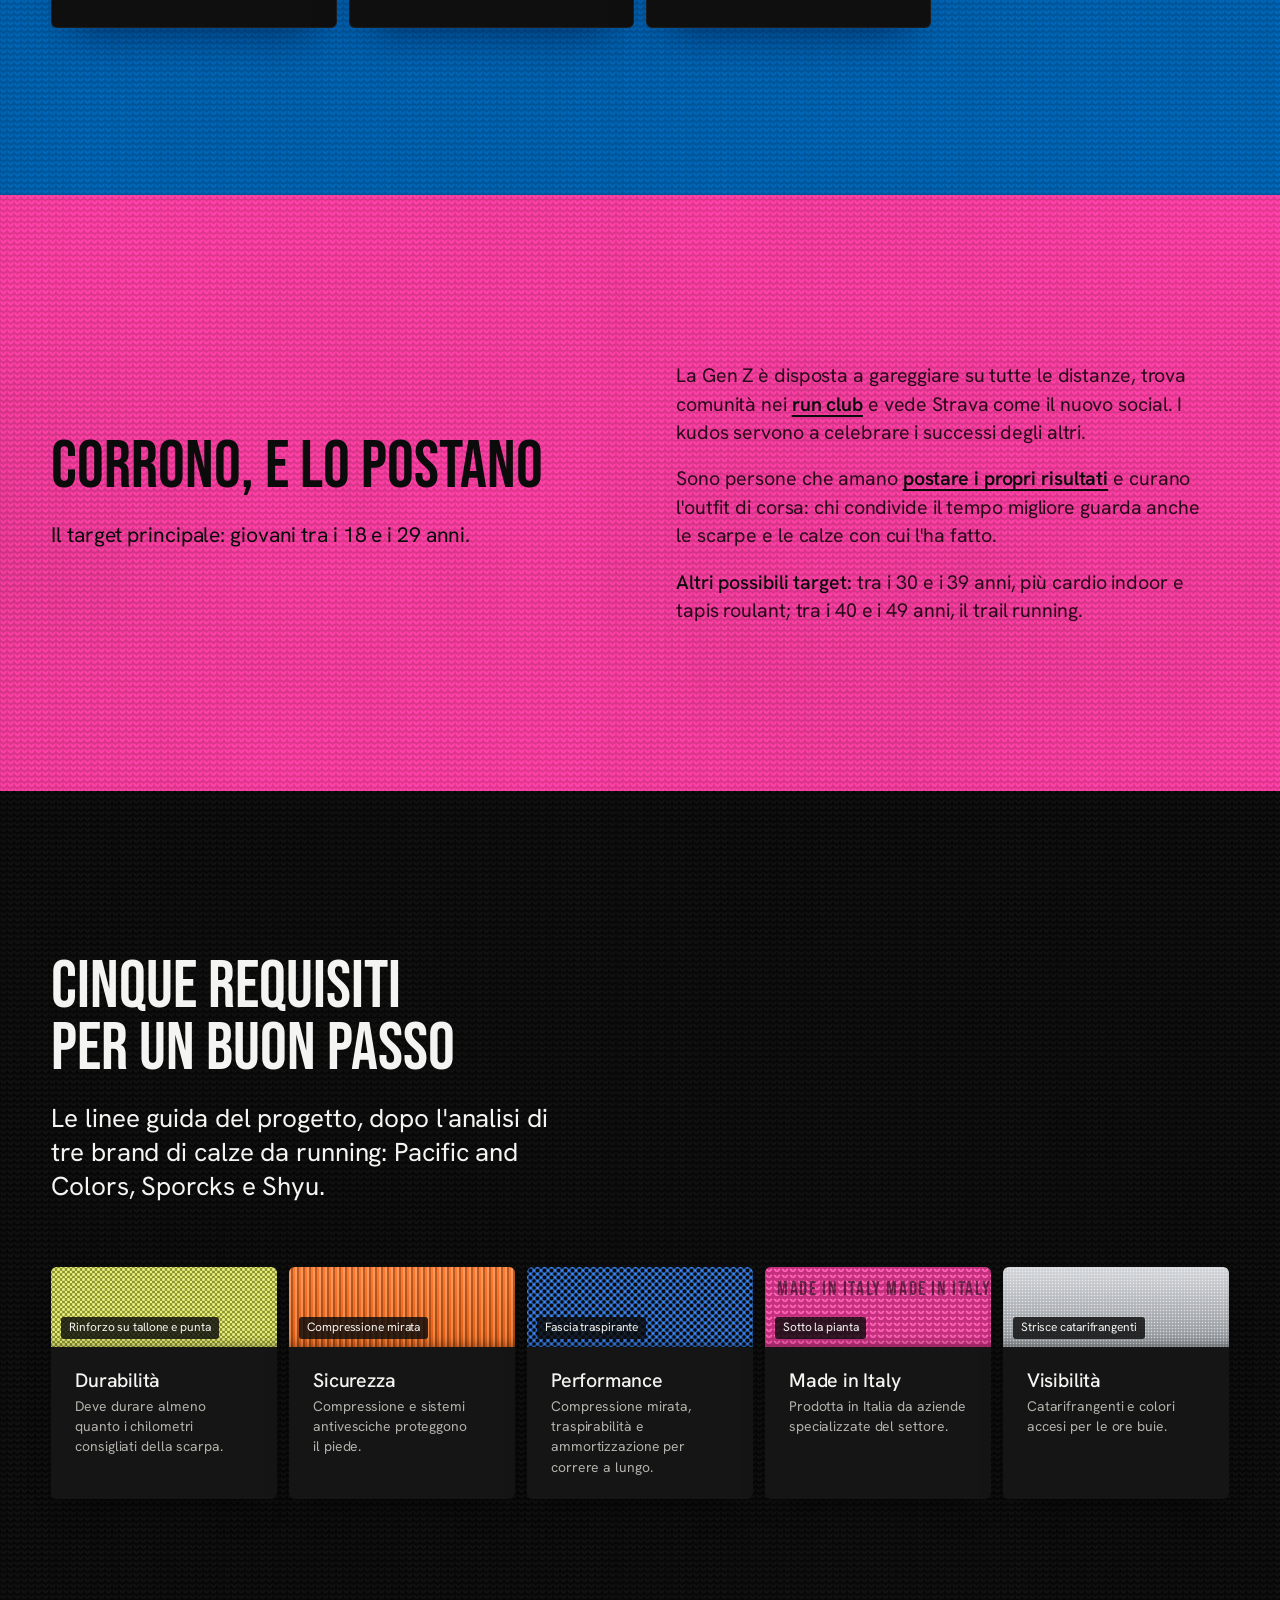
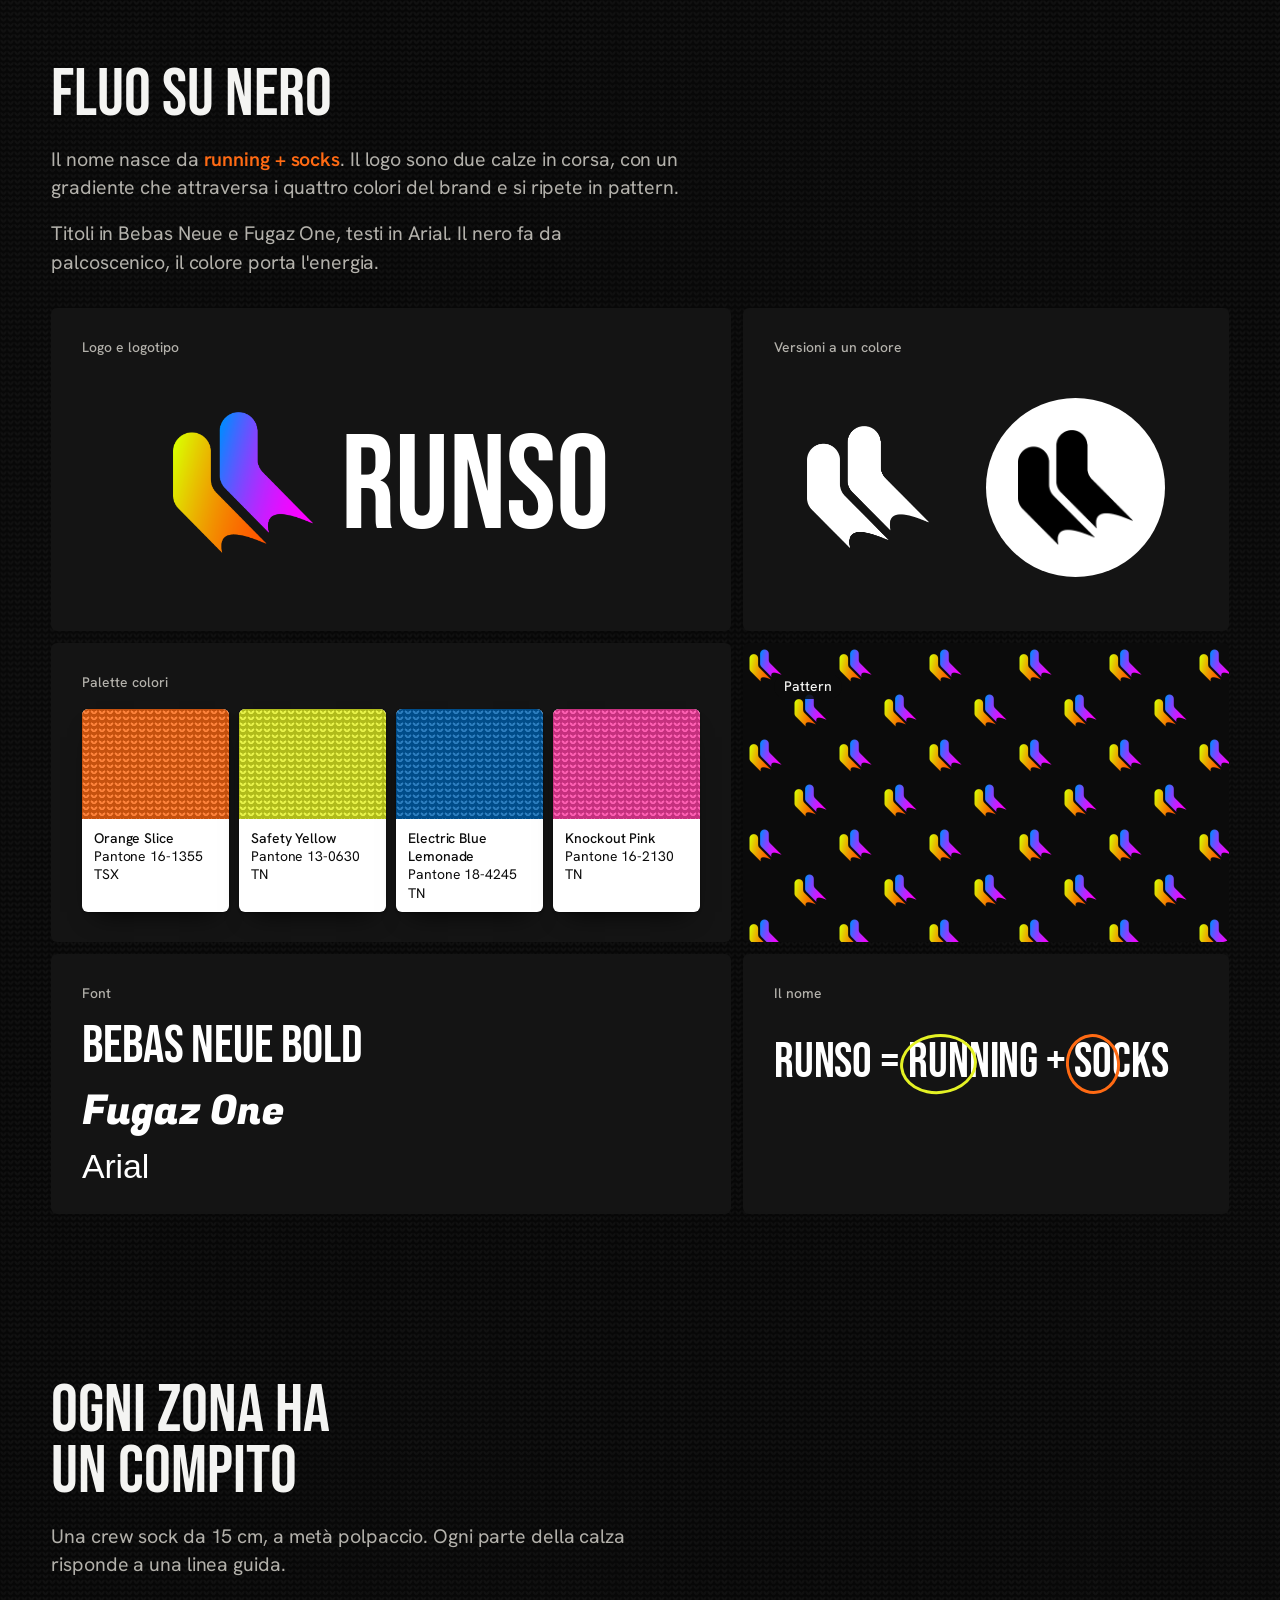
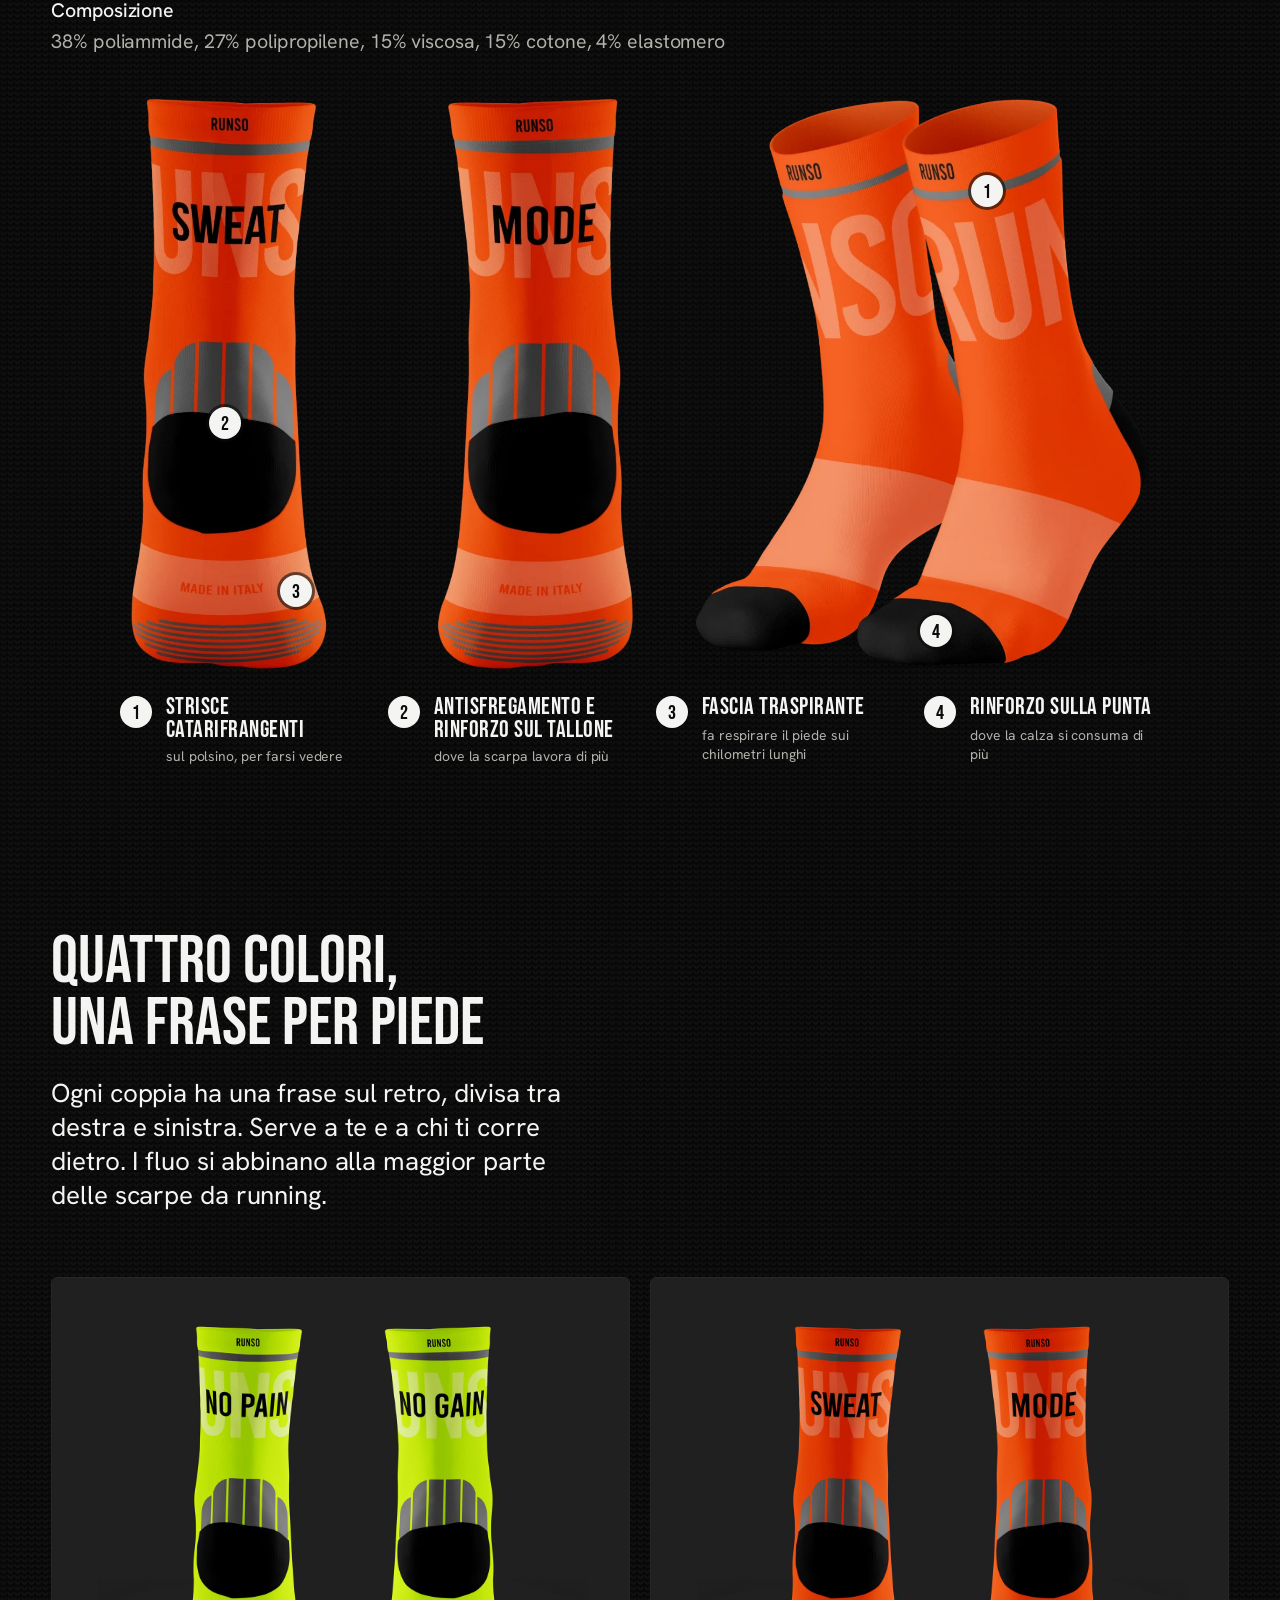
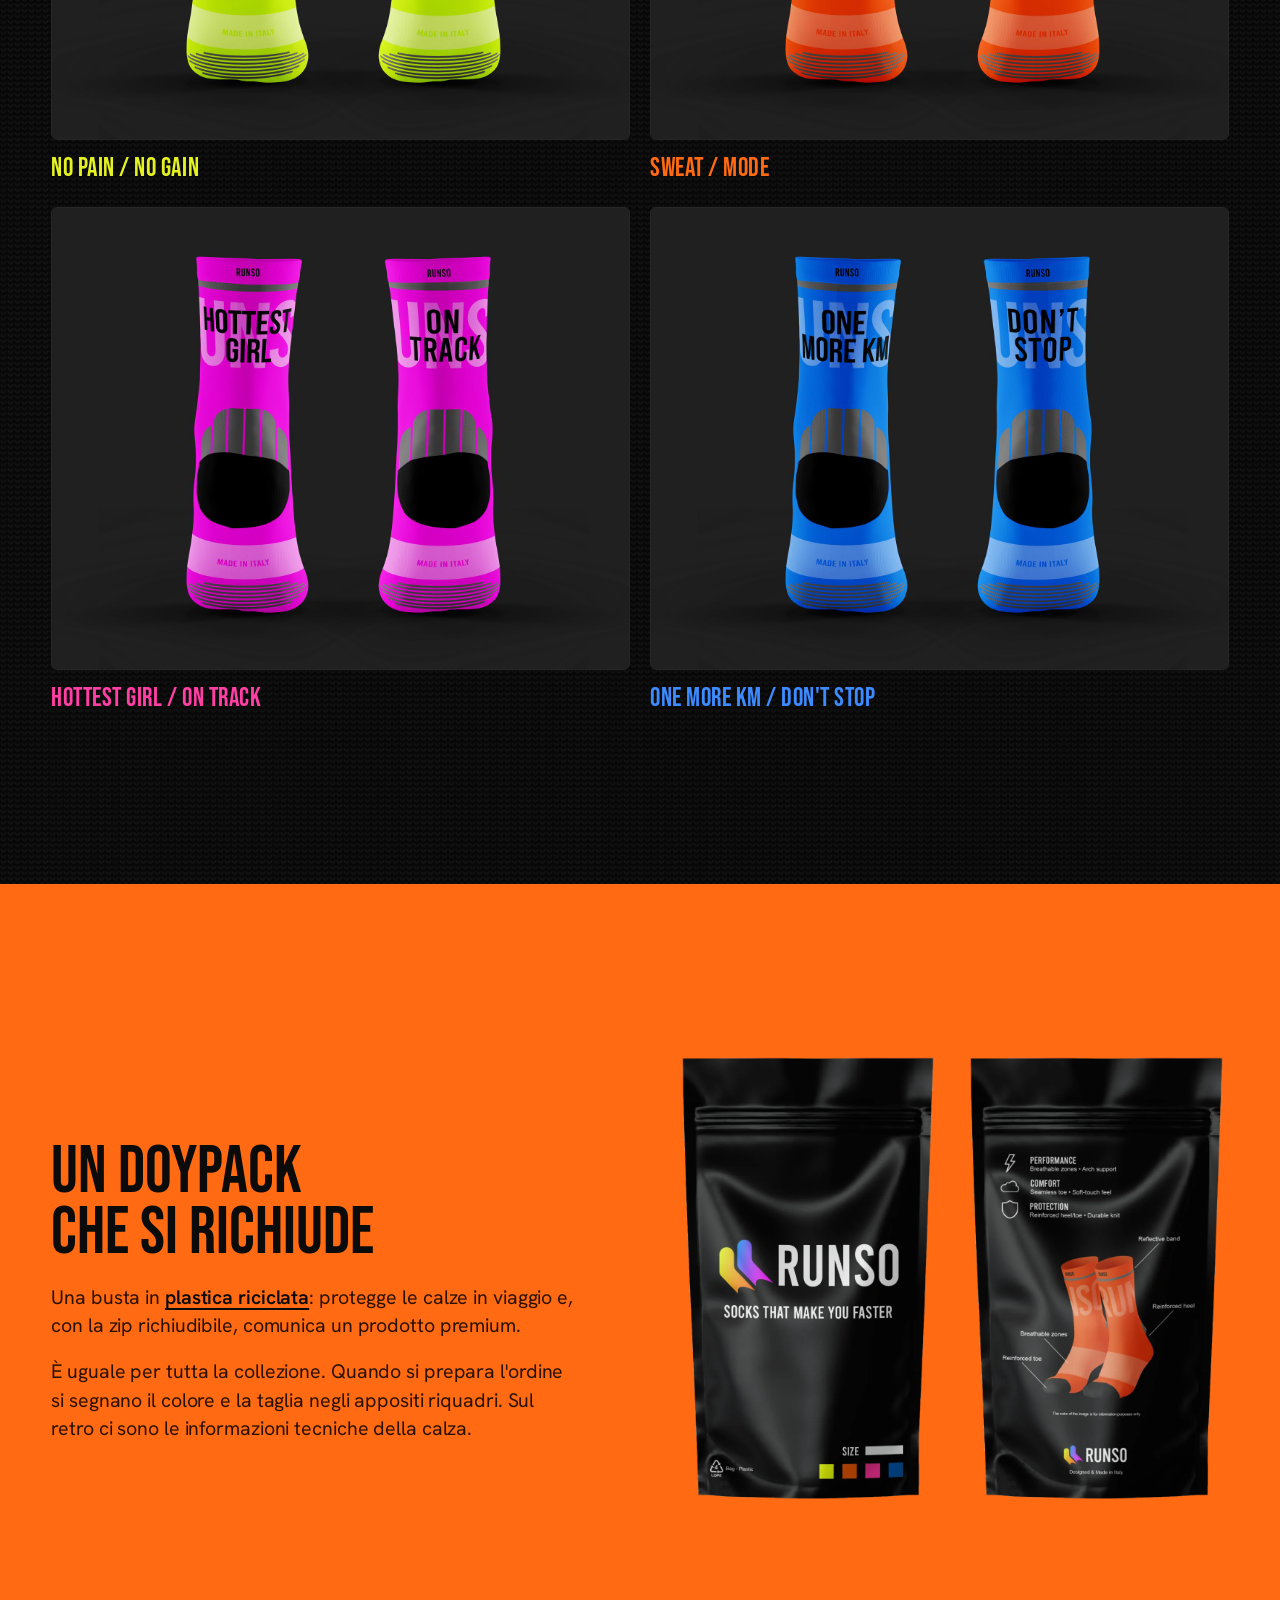
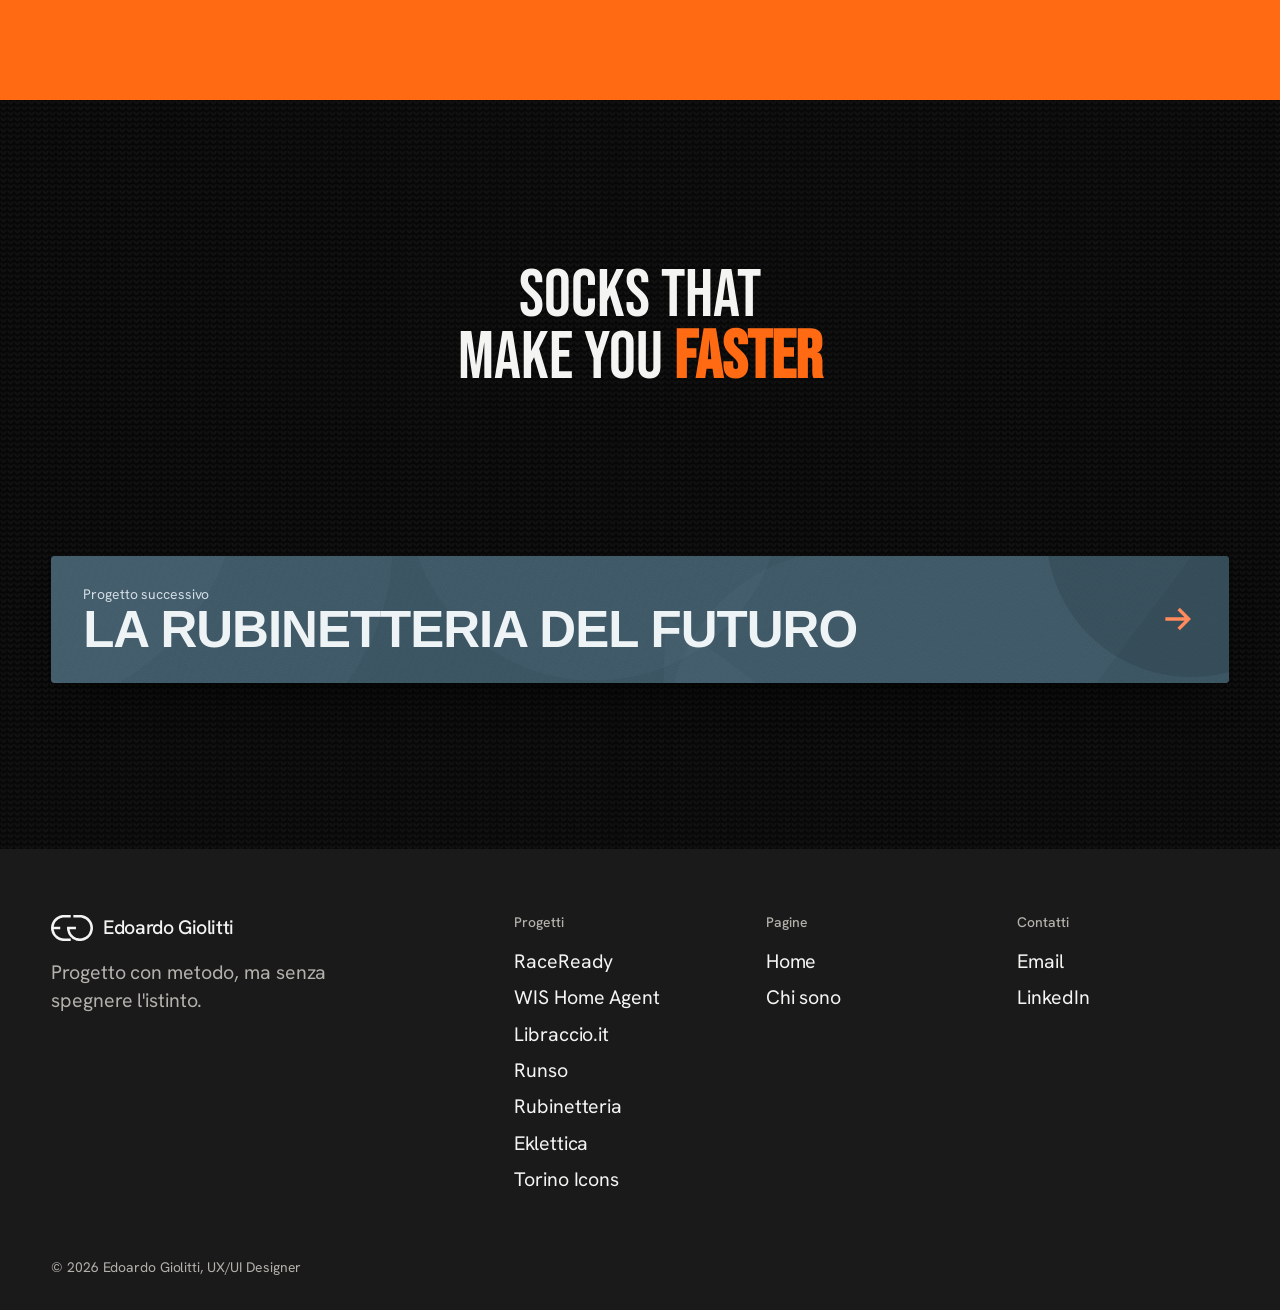
<file: progetti/runso.html>
<!doctype html>
<html lang="it">
<head>
  <meta charset="utf-8">
  <meta name="viewport" content="width=device-width, initial-scale=1">
  <title>Runso · Edoardo Giolitti</title>
  <meta name="description" content="Runso, brand di calze tecniche da running: contesto, target Gen Z, linee guida, identità visiva, prodotto finale, collezione di quattro colori fluo e packaging. Progetto personale di Edoardo Giolitti.">
  <meta property="og:title" content="Runso · Edoardo Giolitti">
  <meta property="og:description" content="Socks that make you faster.">
  <meta property="og:type" content="article">
  <meta property="og:image" content="https://edoardogiolitti.github.io/assets/img/runso/cover-16x9.jpg">
  <meta name="theme-color" content="#0b0b0b">
  <link rel="icon" href="../assets/favicon.svg" type="image/svg+xml">
  <link rel="apple-touch-icon" href="../assets/apple-touch-icon.png">
  <link rel="preconnect" href="https://fonts.googleapis.com">
  <link rel="preconnect" href="https://fonts.gstatic.com" crossorigin>
  <link rel="stylesheet" href="https://fonts.googleapis.com/css2?family=Bebas+Neue&family=Hanken+Grotesk:wght@400;500;600&display=swap">
  <link rel="stylesheet" href="https://fonts.googleapis.com/css2?family=Fugaz+One&text=FUGAZONEfugazonesockthamyr%20&display=swap">
  <link rel="stylesheet" href="../css/home.css">
  <link rel="stylesheet" href="../css/case.css">
  <script>document.documentElement.classList.add('js')</script>
</head>
<body class="theme-runso">
  <a class="skip-link" href="#main">Vai al contenuto</a>

  <header class="topbar">
    <a class="brand" href="../index.html" aria-label="Edoardo Giolitti, home"><span class="brand__mark" aria-hidden="true"></span><span>Edoardo Giolitti</span></a>
    <nav aria-label="Principale">
      <ul class="topbar__links" role="list">
        <li class="topbar__menu"><a class="link" href="../index.html#progetti">Progetti</a></li>
        <li><a class="link" href="../chi-sono.html">Chi sono</a></li>
      </ul>
    </nav>
    <a class="button button--outline" href="../index.html#contatti">Scrivimi</a>
  </header>

  <main id="main">
    <!-- 1. HERO -->
    <section class="cs-hero" aria-labelledby="run-title" data-run-fx>
      <a class="back" href="../index.html#progetti">← Tutti i progetti</a>
      <h1 id="run-title" data-rise style="--i:0">Runso</h1>
      <p class="cs-hero__sub" data-rise style="--i:1">Running + socks. Calze tecniche da corsa che tengono insieme <span class="kw">performance</span>, stile e&nbsp;sicurezza.</p>
      <ul class="badges" role="list" data-rise style="--i:2">
        <li class="badge">Progetto personale</li>
        <li class="badge">Brand identity</li>
        <li class="badge">Prodotto e packaging</li>
        <li class="badge">2025-2026</li>
      </ul>
      <div class="run-hero-media" data-rise style="--i:3">
        <img src="../assets/img/runso/hero.jpg" width="1600" height="900" alt="Il logo Runso, due calze stilizzate con un gradiente dal giallo al viola accanto alla scritta RUNSO, su una foto in bianco e nero di runner in corsa.">
      </div>
    </section>

    <!-- 2. CONTESTO -->
    <section class="chapter" aria-labelledby="contesto" data-run-fx>
      <div class="chapter__head">
        <h2 id="contesto" data-reveal>In Italia si corre sempre di&nbsp;più</h2>
        <p data-reveal style="--i:1">Il brief che mi sono dato: un accessorio per la corsa che faccia correre in sicurezza e con stile, senza rinunciare alla performance.</p>
      </div>
      <ul class="bignums run-nums" role="list">
        <li data-reveal><b>2.658.161</b><span>finisher su mezza maratona e maratona nel 2024</span></li>
        <li data-reveal style="--i:1"><b>+18,1%</b><span>rispetto al 2023</span></li>
        <li data-reveal style="--i:2"><b>72.722</b><span>finisher di maratona in Italia nel 2025, 19.225 in più del 2024</span></li>
      </ul>
      <div class="run-data">
        <div data-reveal>
          <h3>La corsa è tra i quattro sport più praticati in Italia</h3>
          <ul class="bars" role="list">
            <li><span>Ginnastica</span><i style="--v:15.2"></i><b>15,2%</b></li>
            <li><span>Calcio e futsal</span><i style="--v:9.6"></i><b>9,6%</b></li>
            <li><span>Danze e balli</span><i style="--v:7.1"></i><b>7,1%</b></li>
            <li class="is-hl"><span>Atletica e corsa</span><i style="--v:4.3"></i><b>4,3%</b></li>
            <li><span>Ciclismo</span><i style="--v:4.2"></i><b>4,2%</b></li>
          </ul>
          <p class="run-source">Dati 2025, Centro Studi Sport e Salute su dati RASD.</p>
        </div>
        <div data-reveal style="--i:1">
          <h3>E cresce sia all'aperto sia al chiuso</h3>
          <ul class="bars" role="list">
            <li class="is-hl"><span>Corsa indoor</span><i style="--v:16"></i><b>+16%</b></li>
            <li><span>Escursionismo</span><i style="--v:12"></i><b>+12%</b></li>
            <li><span>Camminata</span><i style="--v:7"></i><b>+7%</b></li>
            <li><span>Corsa all'aperto</span><i style="--v:6"></i><b>+6%</b></li>
          </ul>
          <p class="run-source">Insights Garmin per fitness e wellness 2025. Finisher: classifica annuale delle maratone italiane di Tuttosport.</p>
        </div>
      </div>
    </section>

    <!-- 3. CONCEPT -->
    <section class="chapter run-blue" aria-labelledby="concept" data-run-fx>
      <div class="chapter__head">
        <h2 id="concept" data-reveal>Una calza, tre&nbsp;promesse</h2>
        <p data-reveal style="--i:1">Una collezione di calze da running che garantisce sicurezza e performance, ma anche stile a chi le indossa.</p>
      </div>
      <ul class="methods" role="list">
        <li class="method" data-reveal><h3>Performance</h3><p>Compressione mirata, filati tecnici e zone rinforzate per durare di più. Il meglio delle calze da running in commercio.</p></li>
        <li class="method" data-reveal style="--i:1"><h3>Stile</h3><p>Colori vivaci che si abbinano alle scarpe da running e scritte motivazionali per spingere te e chi ti sta dietro.</p></li>
        <li class="method" data-reveal style="--i:2"><h3>Sicurezza</h3><p>Colori accesi ed elementi catarifrangenti: ti vedono anche quando c'è poca luce.</p></li>
      </ul>
    </section>

    <!-- 4. TARGET -->
    <section class="chapter run-pink" aria-labelledby="target" data-run-fx>
      <div class="split">
        <div class="chapter__head" style="margin-bottom:0">
          <h2 id="target" data-reveal>Corrono, e lo&nbsp;postano</h2>
          <p class="run-oneline" data-reveal style="--i:1">Il target principale: giovani tra i 18 e i 29&nbsp;anni.</p>
        </div>
        <div class="prose">
          <p data-reveal>La Gen Z è disposta a gareggiare su tutte le distanze, trova comunità nei <span class="kw">run club</span> e vede Strava come il nuovo social. I kudos servono a celebrare i successi degli altri.</p>
          <p data-reveal style="--i:1">Sono persone che amano <span class="kw">postare i propri risultati</span> e curano l'outfit di corsa: chi condivide il tempo migliore guarda anche le scarpe e le calze con cui l'ha fatto.</p>
          <p data-reveal style="--i:2"><strong>Altri possibili target:</strong> tra i 30 e i 39 anni, più cardio indoor e tapis roulant; tra i 40 e i 49 anni, il trail running.</p>
        </div>
      </div>
    </section>

    <!-- 5. LINEE GUIDA E CASI STUDIO -->
    <section class="chapter" aria-labelledby="linee" data-run-fx>
      <div class="chapter__head">
        <h2 id="linee" data-reveal>Cinque requisiti per un buon&nbsp;passo</h2>
        <p data-reveal style="--i:1">Le linee guida del progetto, dopo l'analisi di tre brand di calze da running: Pacific and Colors, Sporcks e Shyu.</p>
      </div>
      <ul class="areas" role="list">
        <li class="area" data-material="Rinforzo su tallone e punta" data-reveal><h3>Durabilità</h3><p>Deve durare almeno quanto i chilometri consigliati della scarpa.</p></li>
        <li class="area" data-material="Compressione mirata" data-reveal style="--i:1"><h3>Sicurezza</h3><p>Compressione e sistemi antivesciche proteggono il piede.</p></li>
        <li class="area" data-material="Fascia traspirante" data-reveal style="--i:2"><h3>Performance</h3><p>Compressione mirata, traspirabilità e ammortizzazione per correre a lungo.</p></li>
        <li class="area" data-material="Sotto la pianta" data-reveal style="--i:3"><h3>Made in Italy</h3><p>Prodotta in Italia da aziende specializzate del settore.</p></li>
        <li class="area" data-material="Strisce catarifrangenti" data-reveal style="--i:4"><h3>Visibilità</h3><p>Catarifrangenti e colori accesi per le ore buie.</p></li>
      </ul>
    </section>

    <!-- 6. IDENTITA -->
    <section class="chapter" style="padding-top:0" aria-labelledby="identita" data-run-fx>
      <article class="feature-lib feature-lib--stack">
        <div class="prose">
          <h3 id="identita" data-reveal>Fluo su nero</h3>
          <p data-reveal style="--i:1">Il nome nasce da <span class="kw">running + socks</span>. Il logo sono due calze in corsa, con un gradiente che attraversa i quattro colori del brand e si ripete in pattern.</p>
          <p data-reveal style="--i:2">Titoli in Bebas Neue e Fugaz One, testi in Arial. Il nero fa da palcoscenico, il colore porta l'energia.</p>
        </div>
        <div class="run-id" data-reveal>
          <section class="run-id__tile run-id__logo" aria-label="Logo e logotipo">
            <h4 class="run-id__label">Logo e logotipo</h4>
            <div class="run-id__lockup"><img src="../assets/img/runso/marchio.png" width="479" height="480" alt="Il marchio Runso: due calze in corsa, una sfumata dal giallo all'arancio, l'altra dal blu al rosa."><span class="run-id__word" aria-hidden="true">RUNSO</span></div>
          </section>
          <section class="run-id__tile run-id__mono" aria-label="Versioni monocromatiche">
            <h4 class="run-id__label">Versioni a un colore</h4>
            <div class="run-id__marks"><img class="run-id__mark" src="../assets/img/runso/marchio.png" width="479" height="480" alt="Il marchio bianco su nero."><span class="run-id__disc"><img class="run-id__mark run-id__mark--black" src="../assets/img/runso/marchio.png" width="479" height="480" alt="Il marchio nero in un cerchio bianco."></span></div>
          </section>
          <section class="run-id__tile run-id__palette" aria-label="Palette colori">
            <h4 class="run-id__label">Palette colori</h4>
            <ul class="swatch-row" role="list">
              <li style="--c:#ff6a13"><span><b>Orange Slice</b>Pantone 16-1355 TSX</span></li>
              <li style="--c:#e4f224"><span><b>Safety Yellow</b>Pantone 13-0630 TN</span></li>
              <li style="--c:#0063b2"><span><b>Electric Blue Lemonade</b>Pantone 18-4245 TN</span></li>
              <li style="--c:#ff3fa4"><span><b>Knockout Pink</b>Pantone 16-2130 TN</span></li>
            </ul>
          </section>
          <section class="run-id__tile run-id__pattern" aria-label="Pattern">
            <h4 class="run-id__label">Pattern</h4>
          </section>
          <section class="run-id__tile run-id__type" aria-label="Font">
            <h4 class="run-id__label">Font</h4>
            <p class="run-id__font run-id__font--bebas">Bebas Neue Bold</p>
            <p class="run-id__font run-id__font--fugaz">Fugaz One</p>
            <p class="run-id__font run-id__font--arial">Arial</p>
          </section>
          <section class="run-id__tile run-id__formula" aria-label="Il nome">
            <h4 class="run-id__label">Il nome</h4>
            <p class="run-id__eq">RUNSO = <span class="run-id__ring run-id__ring--y">RUN</span>NING + <span class="run-id__ring run-id__ring--o">SO</span>CKS</p>
          </section>
        </div>
      </article>
    </section>

    <!-- 7. PRODOTTO -->
    <section class="chapter" style="padding-top:0" aria-labelledby="prodotto" data-run-fx>
      <article class="feature-lib feature-lib--stack">
        <div class="prose">
          <h3 id="prodotto" data-reveal>Ogni zona ha un compito</h3>
          <p data-reveal style="--i:1">Una crew sock da 15 cm, a metà polpaccio. Ogni parte della calza risponde a una linea guida.</p>
          <dl class="specs" data-reveal style="--i:2">
            <div><dt>Composizione</dt><dd>38% poliammide, 27% polipropilene, 15% viscosa, 15% cotone, 4% elastomero</dd></div>
          </dl>
        </div>
        <figure class="run-pf" data-reveal>
          <div class="run-pf__views">
            <div class="run-pf__view">
              <img src="../assets/img/runso/prodotto-retro.webp" width="973" height="1100" loading="lazy" alt="Le calze arancioni viste da dietro: SWEAT e MODE sul retro, RUNSO sul polsino con la banda catarifrangente sotto, il rinforzo grigio e nero sul tallone, la fascia chiara con MADE IN ITALY e le righe grigie sotto il tallone.">
              <span class="run-pf__pin" data-z="2" style="--x:0.2; --y:0.566" aria-hidden="true">2</span>
              <span class="run-pf__pin" data-z="3" style="--x:0.335; --y:0.85" aria-hidden="true">3</span>
            </div>
            <div class="run-pf__view">
              <img src="../assets/img/runso/prodotto-tre-quarti.webp" width="886" height="1100" loading="lazy" alt="Le calze viste di tre quarti: RUNSO in grande lungo la gamba, la banda catarifrangente sotto il polsino, la fascia chiara sul piede e la punta nera.">
              <span class="run-pf__pin" data-z="1" style="--x:0.638; --y:0.176" aria-hidden="true">1</span>
              <span class="run-pf__pin" data-z="4" style="--x:0.531; --y:0.918" aria-hidden="true">4</span>
            </div>
          </div>
          <ol class="run-pf__zones" role="list" aria-label="Le zone della calza">
            <li data-z="1"><b>Strisce catarifrangenti</b><span>sul polsino, per farsi vedere</span></li>
            <li data-z="2"><b>Antisfregamento e rinforzo sul tallone</b><span>dove la scarpa lavora di più</span></li>
            <li data-z="3"><b>Fascia traspirante</b><span>fa respirare il piede sui chilometri lunghi</span></li>
            <li data-z="4"><b>Rinforzo sulla punta</b><span>dove la calza si consuma di più</span></li>
          </ol>
        </figure>
      </article>
    </section>

    <!-- 8. COLLEZIONE -->
    <section class="chapter" style="padding-top:0" aria-labelledby="collezione" data-run-fx>
      <div class="chapter__head">
        <h2 id="collezione" data-reveal>Quattro colori, una frase per&nbsp;piede</h2>
        <p data-reveal style="--i:1">Ogni coppia ha una frase sul retro, divisa tra destra e sinistra. Serve a te e a chi ti corre dietro. I fluo si abbinano alla maggior parte delle scarpe da running.</p>
      </div>
      <div class="socks">
        <figure data-reveal style="--c:var(--r-yellow)"><img src="../assets/img/runso/calza-gialla.jpg" width="1600" height="1280" loading="lazy" alt="Coppia di calze Runso giallo fluo viste da dietro, con le scritte «No pain» e «No gain»."><figcaption>No pain / No gain</figcaption></figure>
        <figure data-reveal style="--i:1; --c:var(--accent)"><img src="../assets/img/runso/calza-arancione.jpg" width="1600" height="1280" loading="lazy" alt="Coppia di calze Runso arancioni viste da dietro, con le scritte «Sweat» e «Mode»."><figcaption>Sweat / Mode</figcaption></figure>
        <figure data-reveal style="--c:var(--r-pink)"><img src="../assets/img/runso/calza-rosa.jpg" width="1600" height="1280" loading="lazy" alt="Coppia di calze Runso rosa fluo viste da dietro, con le scritte «Hottest girl» e «On track»."><figcaption>Hottest girl / On track</figcaption></figure>
        <figure data-reveal style="--i:1; --c:var(--r-blue)"><img src="../assets/img/runso/calza-azzurra.jpg" width="1600" height="1280" loading="lazy" alt="Coppia di calze Runso blu viste da dietro, con le scritte «One more km» e «Don't stop»."><figcaption>One more km / Don't stop</figcaption></figure>
      </div>
    </section>

    <!-- 9. PACKAGING -->
    <section class="chapter run-orange" aria-labelledby="packaging">
      <article class="feature-lib">
        <div class="prose">
          <h3 id="packaging" data-reveal>Un doypack che si&nbsp;richiude</h3>
          <p data-reveal style="--i:1">Una busta in <span class="kw">plastica riciclata</span>: protegge le calze in viaggio e, con la zip richiudibile, comunica un prodotto premium.</p>
          <p data-reveal style="--i:2">È uguale per tutta la collezione. Quando si prepara l'ordine si segnano il colore e la taglia negli appositi riquadri. Sul retro ci sono le informazioni tecniche della calza.</p>
        </div>
        <figure class="pack-pair" data-reveal>
          <img src="../assets/img/runso/pack-fronte.webp" width="713" height="1300" loading="lazy" alt="Il fronte del doypack nero con il logo Runso, il claim «Socks that make you faster» e i riquadri per taglia e colore.">
          <img src="../assets/img/runso/pack-retro.webp" width="712" height="1300" loading="lazy" alt="Il retro del doypack: performance, comfort e protection, con il disegno della calza e le indicazioni di fascia riflettente, tallone e punta rinforzati e zone traspiranti.">
        </figure>
      </article>
    </section>

    <!-- 10. CHIUSURA -->
    <section class="chapter cs-closing" aria-labelledby="chiusura" data-run-fx>
      <h2 id="chiusura" data-reveal>Socks that make you <span class="kw">faster</span></h2>
      <a class="next next--tesi" href="rubinetteria.html" data-reveal data-tesi-fx>
        <div><span>Progetto successivo</span><strong>La rubinetteria del futuro</strong></div>
        <svg viewBox="0 0 24 24" fill="none" stroke="currentColor" stroke-width="2" aria-hidden="true"><path d="M5 12h14M13 6l6 6-6 6"/></svg>
      </a>
    </section>
  </main>

  <footer class="footer" id="contatti">
    <div class="footer__grid">
      <div class="footer__brand">
        <a class="brand" href="../index.html"><span class="brand__mark" aria-hidden="true"></span><span>Edoardo Giolitti</span></a>
        <p>Progetto con metodo, ma senza spegnere l'istinto.</p>
      </div>
      <div>
        <h2>Progetti</h2>
        <ul role="list">
          <li><a class="link" href="raceready.html">RaceReady</a></li>
          <li><a class="link" href="wis.html">WIS Home Agent</a></li>
          <li><a class="link" href="libraccio.html">Libraccio.it</a></li>
          <li><a class="link" href="runso.html" aria-current="page">Runso</a></li>
          <li><a class="link" href="rubinetteria.html">Rubinetteria</a></li>
          <li><a class="link" href="eklettica.html">Eklettica</a></li>
          <li><a class="link" href="torino-icons.html">Torino Icons</a></li>
        </ul>
      </div>
      <div>
        <h2>Pagine</h2>
        <ul role="list">
          <li><a class="link" href="../index.html">Home</a></li>
          <li><a class="link" href="../chi-sono.html">Chi sono</a></li>
        </ul>
      </div>
      <div>
        <h2>Contatti</h2>
        <ul role="list">
          <li><a class="link" data-mail-link>Email</a></li>
          <li><a class="link" href="https://www.linkedin.com/in/edoardo-giolitti" rel="noopener">LinkedIn</a></li>
        </ul>
      </div>
    </div>
    <p class="footer__legal">© 2026 Edoardo Giolitti, UX/UI Designer</p>
  </footer>

  <script src="../js/home.js" defer></script>
  <script src="../js/run-fx.js" defer></script>
  <script src="../js/tesi-fx.js" defer></script>
</body>
</html>
</file>
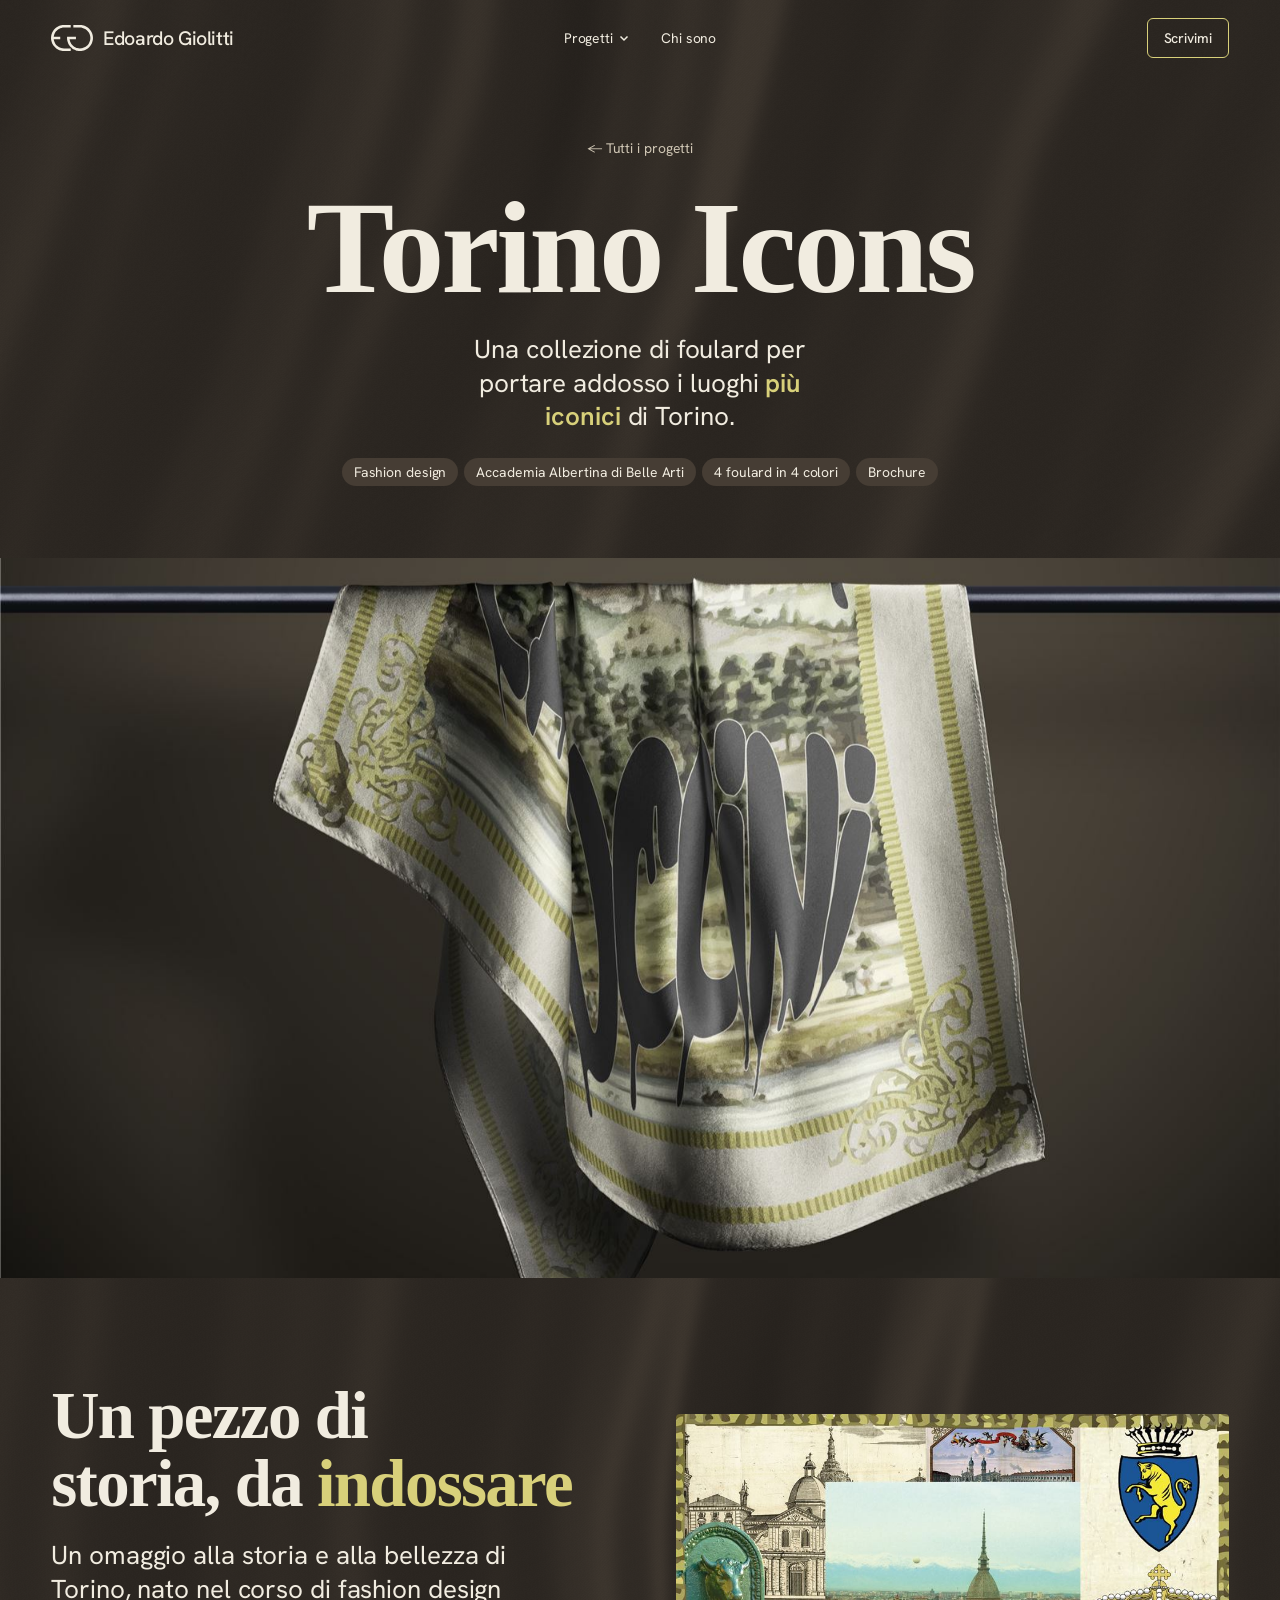
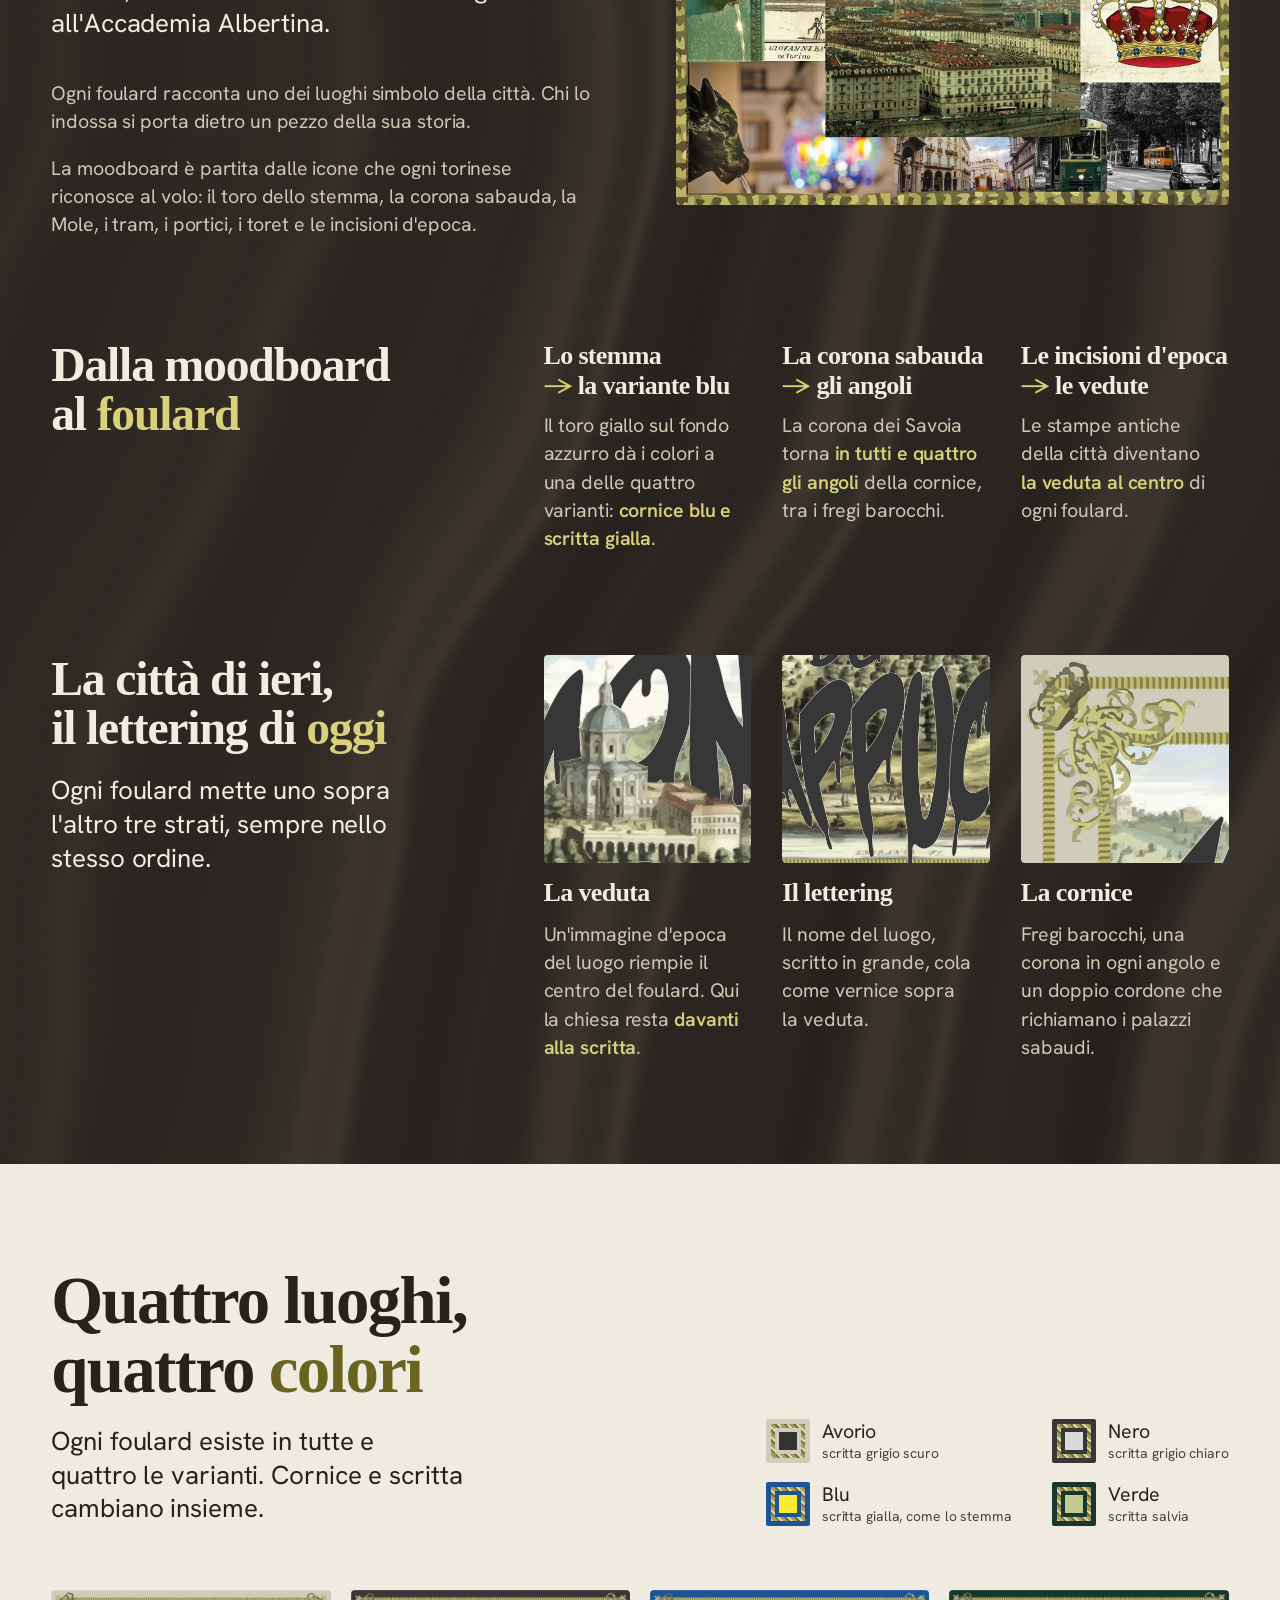
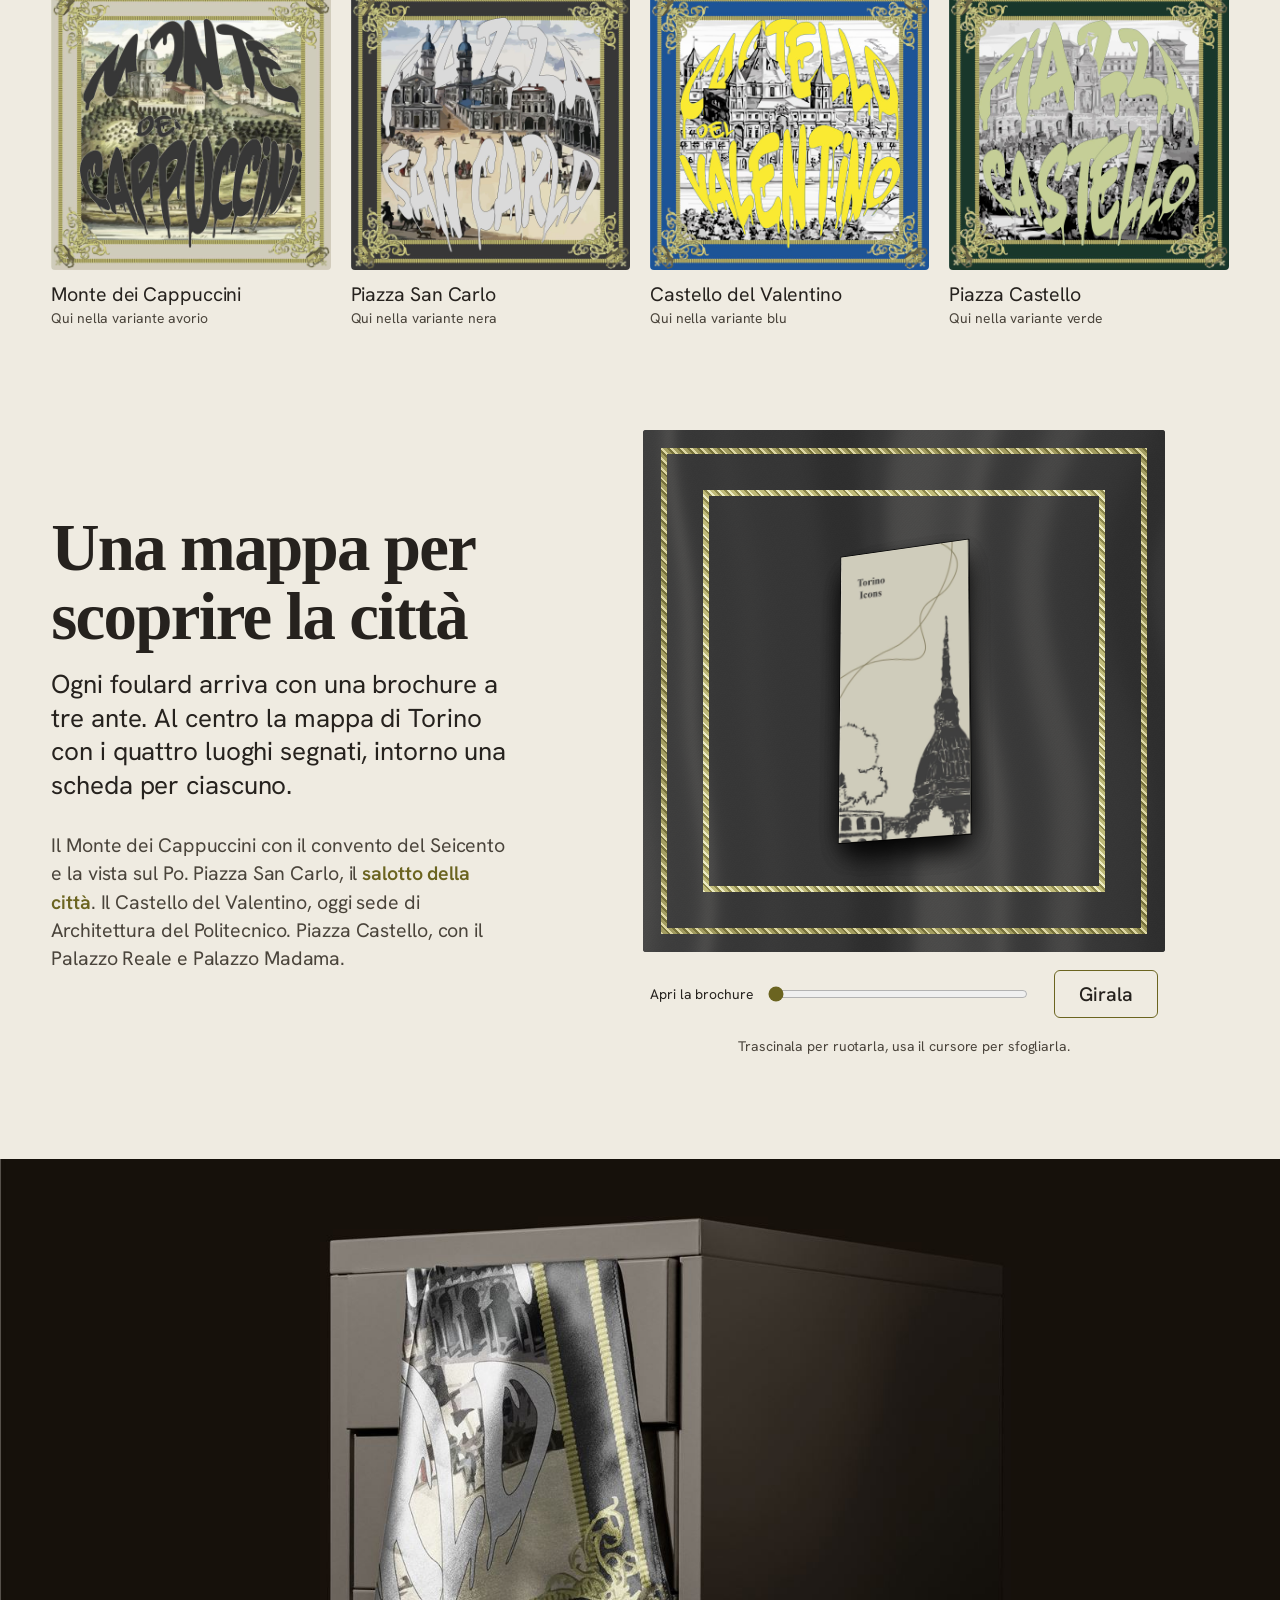
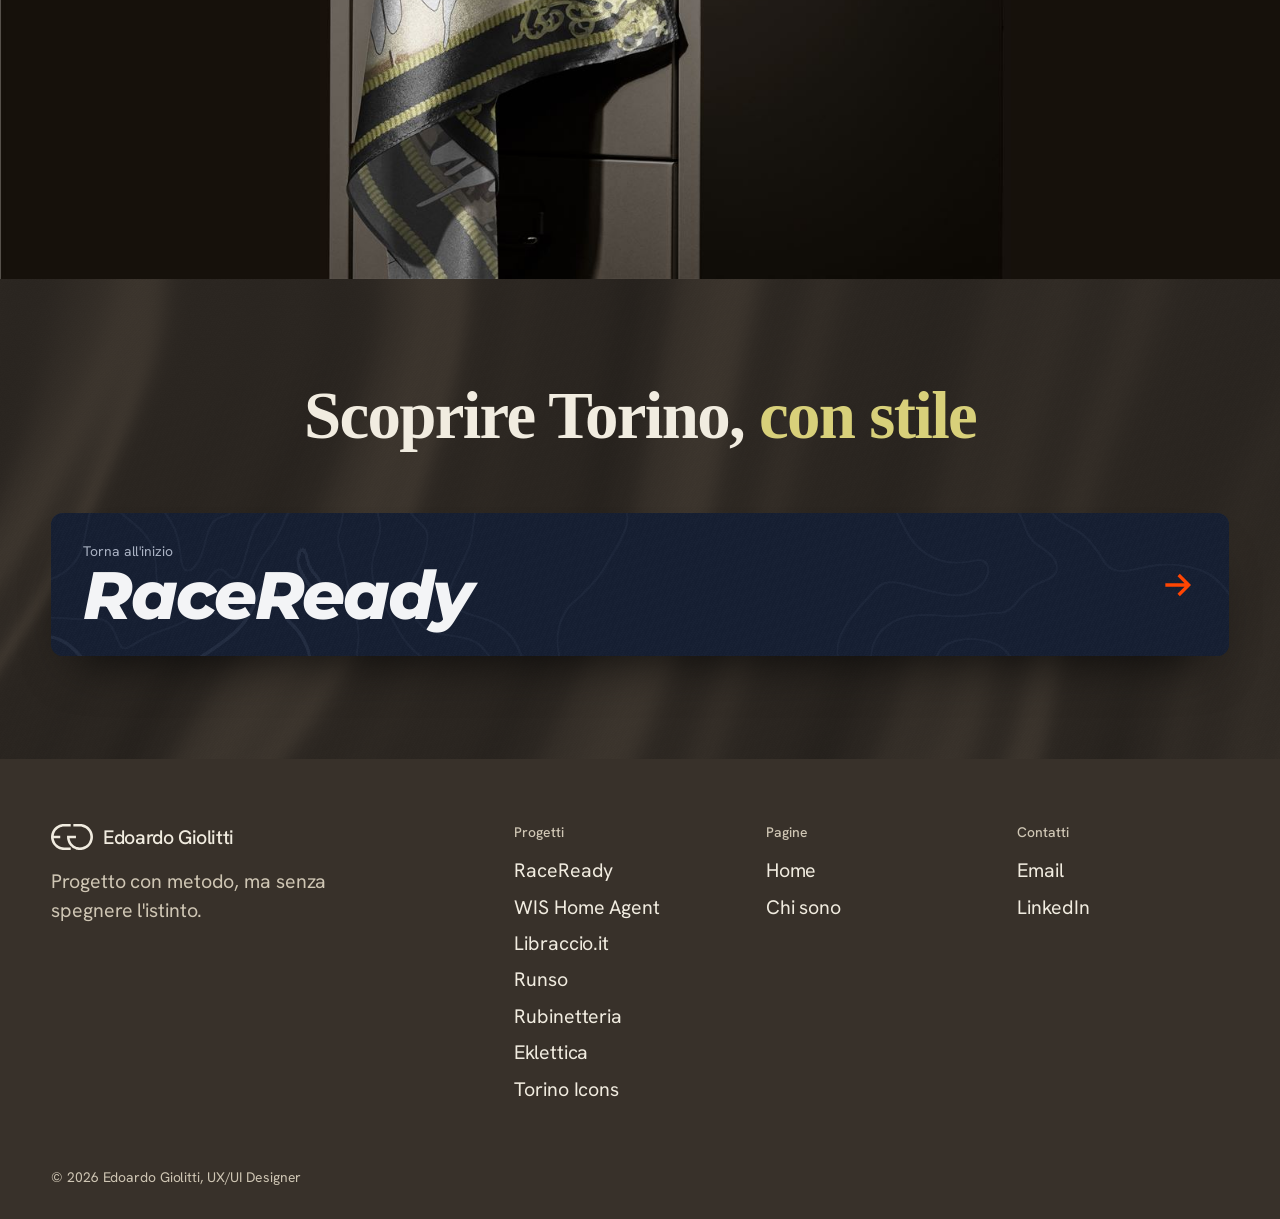
<file: progetti/torino-icons.html>
<!doctype html>
<html lang="it">
<head>
  <meta charset="utf-8">
  <meta name="viewport" content="width=device-width, initial-scale=1">
  <title>Torino Icons · Edoardo Giolitti</title>
  <meta name="description" content="Torino Icons, una collezione di quattro foulard dedicati ai luoghi iconici di Torino, con una brochure a tre ante e la mappa per scoprirli. Progetto del corso di fashion design all'Accademia Albertina di Belle Arti di Torino.">
  <meta property="og:title" content="Torino Icons · Edoardo Giolitti">
  <meta property="og:description" content="Un pezzo di storia di Torino, da indossare.">
  <meta property="og:type" content="article">
  <meta property="og:image" content="https://edoardogiolitti.github.io/assets/img/foulard/cover-16x9.jpg">
  <meta name="theme-color" content="#2b2621">
  <link rel="icon" href="../assets/favicon.svg" type="image/svg+xml">
  <link rel="apple-touch-icon" href="../assets/apple-touch-icon.png">
  <link rel="preconnect" href="https://fonts.googleapis.com">
  <link rel="preconnect" href="https://fonts.gstatic.com" crossorigin>
  <link rel="stylesheet" href="https://fonts.googleapis.com/css2?family=Hanken+Grotesk:wght@400;500;600&family=Tinos:wght@700&display=swap">
  <link rel="stylesheet" href="https://fonts.googleapis.com/css2?family=Montserrat:ital,wght@1,800&text=RaceReady&display=swap">
  <link rel="stylesheet" href="../css/home.css">
  <link rel="stylesheet" href="../css/case.css">
  <script>document.documentElement.classList.add('js')</script>
</head>
<body class="theme-foulard">
  <a class="skip-link" href="#main">Vai al contenuto</a>

  <header class="topbar">
    <a class="brand" href="../index.html" aria-label="Edoardo Giolitti, home"><span class="brand__mark" aria-hidden="true"></span><span>Edoardo Giolitti</span></a>
    <nav aria-label="Principale">
      <ul class="topbar__links" role="list">
        <li class="topbar__menu"><a class="link" href="../index.html#progetti">Progetti</a></li>
        <li><a class="link" href="../chi-sono.html">Chi sono</a></li>
      </ul>
    </nav>
    <a class="button button--outline" href="../index.html#contatti">Scrivimi</a>
  </header>

  <main id="main">
    <!-- 1. HERO: la seta del foulard (js/fou-fx.js), il titolo nel Times bold della brochure -->
    <section class="cs-hero fou-hero" data-fou-fx aria-labelledby="fou-title">
      <a class="back" href="../index.html#progetti">← Tutti i progetti</a>
      <h1 id="fou-title" data-rise style="--i:0">Torino Icons</h1>
      <p class="cs-hero__sub" data-rise style="--i:1">Una collezione di foulard per portare addosso i luoghi <span class="kw">più iconici</span> di&nbsp;Torino.</p>
      <ul class="badges" role="list" data-rise style="--i:2">
        <li class="badge">Fashion design</li>
        <li class="badge">Accademia Albertina di Belle Arti</li>
        <li class="badge">4 foulard in 4 colori</li>
        <li class="badge">Brochure</li>
      </ul>
      <div class="fou-bleed fou-bleed--hero" data-rise style="--i:3">
        <img src="../assets/img/foulard/hero.jpg" width="1600" height="1105" alt="Il foulard Monte dei Cappuccini appeso a una barra su fondo scuro: la veduta della collina, la scritta che cola e la cornice barocca oro e oliva.">
      </div>
    </section>

    <!-- 2. CONCEPT: il testo e la moodboard intera, come documento del processo -->
    <section class="chapter" data-fou-fx aria-labelledby="concept">
      <div class="split split--wide-media fou-concept">
        <div>
          <div class="chapter__head" style="margin-bottom:0">
            <h2 id="concept" data-reveal>Un pezzo di storia, da&nbsp;<span class="kw">indossare</span></h2>
            <p data-reveal style="--i:1">Un omaggio alla storia e alla bellezza di Torino, nato nel corso di fashion design all'Accademia Albertina.</p>
          </div>
          <div class="prose">
            <p data-reveal>Ogni foulard racconta uno dei luoghi simbolo della città. Chi lo indossa si porta dietro un pezzo della sua storia.</p>
            <p data-reveal style="--i:1">La moodboard è partita dalle icone che ogni torinese riconosce al volo: il toro dello stemma, la corona sabauda, la Mole, i tram, i portici, i toret e le incisioni d'epoca.</p>
          </div>
        </div>
        <img class="fou-mood" data-reveal src="../assets/img/foulard/moodboard.jpg" srcset="../assets/img/foulard/moodboard-900.jpg 900w, ../assets/img/foulard/moodboard.jpg 1600w" sizes="(min-width: 960px) 50vw, 100vw" width="1600" height="1131" loading="lazy" alt="La moodboard del progetto, chiusa da una cornice mimetica verde oliva: incisioni d'epoca di chiese e piazze di Torino, la Mole sulla città con le Alpi dietro, lo stemma azzurro con il toro giallo, la corona sabauda, due toret verdi e i tram tra i portici.">
      </div>

      <!-- Dalla moodboard al foulard: tre icone della moodboard e dove sono finite -->
      <div class="fou-from">
        <h3 data-reveal>Dalla moodboard al&nbsp;<span class="kw">foulard</span></h3>
        <ul class="fou-from__list" role="list">
          <li data-reveal>
            <h4>Lo stemma <span class="fou-from__to"><span class="fou-from__arrow" aria-hidden="true">→</span><span class="sr-only">diventa</span> la variante blu</span></h4>
            <p>Il toro giallo sul fondo azzurro dà i colori a una delle quattro varianti: <span class="kw">cornice blu e scritta gialla</span>.</p>
          </li>
          <li data-reveal style="--i:1">
            <h4>La corona sabauda <span class="fou-from__to"><span class="fou-from__arrow" aria-hidden="true">→</span><span class="sr-only">diventa</span> gli angoli</span></h4>
            <p>La corona dei Savoia torna <span class="kw">in tutti e quattro gli angoli</span> della cornice, tra i fregi barocchi.</p>
          </li>
          <li data-reveal style="--i:2">
            <h4>Le incisioni d'epoca <span class="fou-from__to"><span class="fou-from__arrow" aria-hidden="true">→</span><span class="sr-only">diventano</span> le vedute</span></h4>
            <p>Le stampe antiche della città diventano <span class="kw">la veduta al centro</span> di ogni foulard.</p>
          </li>
        </ul>
      </div>
    </section>

    <!-- 3. I TRE STRATI: dettagli del foulard Monte dei Cappuccini, ingranditi dall'originale -->
    <section class="chapter fou-strati" data-fou-fx aria-labelledby="strati">
      <div class="chapter__head">
        <h2 id="strati" data-reveal>La città di ieri, il&nbsp;lettering di&nbsp;<span class="kw">oggi</span></h2>
        <p data-reveal style="--i:1">Ogni foulard mette uno sopra l'altro tre strati, sempre nello stesso ordine.</p>
      </div>
      <ul class="fou-layers" role="list">
        <li data-reveal>
          <img src="../assets/img/foulard/strato-veduta.jpg" width="800" height="800" loading="lazy" alt="Dettaglio del foulard Monte dei Cappuccini: la chiesa con la cupola e il convento con il porticato, davanti alle lettere grigio scuro della scritta.">
          <h3>La veduta</h3>
          <p>Un'immagine d'epoca del luogo riempie il centro del foulard. Qui la chiesa resta <span class="kw">davanti alla scritta</span>.</p>
        </li>
        <li data-reveal style="--i:1">
          <img src="../assets/img/foulard/strato-scritta.jpg" width="800" height="800" loading="lazy" alt="Dettaglio del foulard Monte dei Cappuccini: le lettere grigio scuro di Cappuccini colano in lunghe gocce sopra il fiume della veduta.">
          <h3>Il lettering</h3>
          <p>Il nome del luogo, scritto in grande, cola come vernice sopra la veduta.</p>
        </li>
        <li data-reveal style="--i:2">
          <img src="../assets/img/foulard/strato-cornice.jpg" width="800" height="800" loading="lazy" alt="Dettaglio dell'angolo del foulard Monte dei Cappuccini: una corona, i fregi barocchi oro e oliva e il doppio cordone sul fondo avorio.">
          <h3>La cornice</h3>
          <p>Fregi barocchi, una corona in ogni angolo e un doppio cordone che richiamano i palazzi sabaudi.</p>
        </li>
      </ul>
    </section>

    <!-- 4. LA COLLEZIONE: quattro luoghi, ognuno disponibile in tutte e quattro le varianti colore (legenda sopra, un esempio per luogo sotto) -->
    <section class="chapter chapter--light" aria-labelledby="collezione">
      <div class="fou-coll-head">
        <div class="chapter__head">
          <h2 id="collezione" data-reveal>Quattro luoghi, quattro&nbsp;<span class="kw">colori</span></h2>
          <p data-reveal style="--i:1">Ogni foulard esiste in tutte e quattro le varianti. Cornice e scritta cambiano insieme.</p>
        </div>
        <ul class="fou-variants" role="list" aria-label="Le quattro varianti colore" data-reveal style="--i:2">
          <li><span class="fou-chip" style="--c:#cfccbb; --l:#323232" aria-hidden="true"></span><span>Avorio<small>scritta grigio scuro</small></span></li>
          <li><span class="fou-chip" style="--c:#373737; --l:#d9d9d9" aria-hidden="true"></span><span>Nero<small>scritta grigio chiaro</small></span></li>
          <li><span class="fou-chip" style="--c:#1d5497; --l:#fde92e" aria-hidden="true"></span><span>Blu<small>scritta gialla, come lo stemma</small></span></li>
          <li><span class="fou-chip" style="--c:#19372b; --l:#c3ca92" aria-hidden="true"></span><span>Verde<small>scritta salvia</small></span></li>
        </ul>
      </div>
      <div class="foulards">
        <figure data-reveal><img src="../assets/img/foulard/monte-cappuccini.jpg" width="1200" height="1200" loading="lazy" alt="Foulard Monte dei Cappuccini nella variante avorio: la chiesa sulla collina tra gli alberi, la scritta grigio scuro che cola e la cornice avorio con fregi dorati."><figcaption>Monte dei Cappuccini<small>Qui nella variante avorio</small></figcaption></figure>
        <figure data-reveal style="--i:1"><img src="../assets/img/foulard/piazza-san-carlo.jpg" width="1200" height="1200" loading="lazy" alt="Foulard Piazza San Carlo nella variante nera: le chiese gemelle e la piazza in una veduta d'epoca, la scritta grigio chiaro e la cornice nera con fregi dorati."><figcaption>Piazza San Carlo<small>Qui nella variante nera</small></figcaption></figure>
        <figure data-reveal style="--i:2"><img src="../assets/img/foulard/castello-valentino.jpg" width="1200" height="1200" loading="lazy" alt="Foulard Castello del Valentino nella variante blu: il castello disegnato al tratto in bianco e nero, la scritta gialla e la cornice blu con fregi dorati."><figcaption>Castello del Valentino<small>Qui nella variante blu</small></figcaption></figure>
        <figure data-reveal style="--i:3"><img src="../assets/img/foulard/piazza-castello.jpg" width="1200" height="1200" loading="lazy" alt="Foulard Piazza Castello nella variante verde: Palazzo Madama e la piazza in bianco e nero, la scritta verde salvia e la cornice verde scuro con fregi dorati."><figcaption>Piazza Castello<small>Qui nella variante verde</small></figcaption></figure>
      </div>
    </section>

    <!-- 5. LA BROCHURE: appoggiata sul foulard Piazza San Carlo, con il doppio cordone della cornice -->
    <section class="chapter chapter--light fou-brochure" aria-labelledby="brochure">
      <div class="b3d-layout">
        <div class="prose">
          <h2 id="brochure" class="b3d-layout__title" data-reveal>Una mappa per scoprire la&nbsp;città</h2>
          <p data-reveal style="--i:1">Ogni foulard arriva con una brochure a tre ante. Al centro la mappa di Torino con i quattro luoghi segnati, intorno una scheda per ciascuno.</p>
          <p data-reveal style="--i:2">Il Monte dei Cappuccini con il convento del Seicento e la vista sul Po. Piazza San Carlo, il <span class="kw">salotto della città</span>. Il Castello del Valentino, oggi sede di Architettura del Politecnico. Piazza Castello, con il Palazzo Reale e Palazzo Madama.</p>
        </div>

      <!-- Brochure in 3D: tre ante incernierate, si ruota trascinando e si apre con il cursore -->
      <div class="b3d" data-reveal>
        <div class="b3d__stage fou-stage" tabindex="0" role="img" aria-label="La brochure Torino Icons in 3D, appoggiata sul foulard Piazza San Carlo. Trascinala o usa le frecce per ruotarla, usa il cursore per aprirla." data-b3d data-fou-fx>
          <div class="b3d__paper">
            <div class="b3d__panel b3d__panel--m">
              <img class="b3d__face" src="../assets/img/foulard/brochure/interno-2.jpg" width="600" height="1272" alt="">
              <img class="b3d__face b3d__face--back" src="../assets/img/foulard/brochure/esterno-2.jpg" width="600" height="1272" alt="">
              <div class="b3d__panel b3d__panel--l" data-panel="l">
                <img class="b3d__face" src="../assets/img/foulard/brochure/interno-1.jpg" width="600" height="1273" alt="">
                <img class="b3d__face b3d__face--back" src="../assets/img/foulard/brochure/esterno-3.jpg" width="600" height="1273" alt="">
              </div>
              <div class="b3d__panel b3d__panel--r" data-panel="r">
                <img class="b3d__face" src="../assets/img/foulard/brochure/interno-3.jpg" width="600" height="1273" alt="">
                <img class="b3d__face b3d__face--back" src="../assets/img/foulard/brochure/esterno-1.jpg" width="600" height="1273" alt="">
              </div>
            </div>
          </div>
        </div>
        <div class="b3d__controls">
          <label class="b3d__range"><span>Apri la brochure</span><input type="range" min="0" max="100" value="0" data-b3d-open></label>
          <button class="button button--outline" type="button" data-b3d-flip>Girala</button>
        </div>
        <p class="b3d__hint">Trascinala per ruotarla, usa il cursore per sfogliarla.</p>
      </div>
      </div>
    </section>

    <!-- 6. CHIUSURA -->
    <section class="chapter cs-closing" data-fou-fx aria-labelledby="chiusura">
      <div class="fou-bleed fou-bleed--mockup" data-reveal>
        <img src="../assets/img/foulard/mockup-cassettiera.jpg" width="1600" height="1068" loading="lazy" alt="Il foulard Piazza San Carlo appoggiato a una cassettiera grigia, in una stanza in penombra.">
      </div>
      <h2 id="chiusura" data-reveal>Scoprire Torino, <span class="kw">con&nbsp;stile</span></h2>
      <a class="next next--raceready" href="raceready.html" data-reveal data-rr-fx="map">
        <div><span>Torna all'inizio</span><strong>RaceReady</strong></div>
        <svg viewBox="0 0 24 24" fill="none" stroke="currentColor" stroke-width="2" aria-hidden="true"><path d="M5 12h14M13 6l6 6-6 6"/></svg>
      </a>
    </section>
  </main>

  <footer class="footer" id="contatti">
    <div class="footer__grid">
      <div class="footer__brand">
        <a class="brand" href="../index.html"><span class="brand__mark" aria-hidden="true"></span><span>Edoardo Giolitti</span></a>
        <p>Progetto con metodo, ma senza spegnere l'istinto.</p>
      </div>
      <div>
        <h2>Progetti</h2>
        <ul role="list">
          <li><a class="link" href="raceready.html">RaceReady</a></li>
          <li><a class="link" href="wis.html">WIS Home Agent</a></li>
          <li><a class="link" href="libraccio.html">Libraccio.it</a></li>
          <li><a class="link" href="runso.html">Runso</a></li>
          <li><a class="link" href="rubinetteria.html">Rubinetteria</a></li>
          <li><a class="link" href="eklettica.html">Eklettica</a></li>
          <li><a class="link" href="torino-icons.html" aria-current="page">Torino Icons</a></li>
        </ul>
      </div>
      <div>
        <h2>Pagine</h2>
        <ul role="list">
          <li><a class="link" href="../index.html">Home</a></li>
          <li><a class="link" href="../chi-sono.html">Chi sono</a></li>
        </ul>
      </div>
      <div>
        <h2>Contatti</h2>
        <ul role="list">
          <li><a class="link" data-mail-link>Email</a></li>
          <li><a class="link" href="https://www.linkedin.com/in/edoardo-giolitti" rel="noopener">LinkedIn</a></li>
        </ul>
      </div>
    </div>
    <p class="footer__legal">© 2026 Edoardo Giolitti, UX/UI Designer</p>
  </footer>

  <script src="../js/home.js" defer></script>
  <script src="../js/brochure.js" defer></script>
  <script src="../js/fou-fx.js" defer></script>
  <script src="../js/rr-fx.js" defer></script>
</body>
</html>
</file>
<file: css/home.css>
/* =========================================================
   Home di Edoardo Giolitti, versione scura ispirata a Squarespace
   Mobile-first: le regole valgono per lo smartphone,
   le media query (min-width) le adattano agli schermi larghi.
   ========================================================= */

/* ---------- Token ---------- */
:root {
  /* Antracite neutro con una punta calda (dall'arancione), niente blu */
  --bg: #141413;          /* quasi nero */
  --surface: #1e1d1c;     /* primo gradino di tono */
  --surface-2: #2a2927;   /* secondo gradino */
  --ink: #ececea;         /* bianco morbido e neutro, non #fff */
  --muted: #a9a6a0;       /* 7.8:1 sul fondo, 6:1 sul secondo gradino */
  --accent: #ff4502;      /* arancione: 5.4:1 sul fondo, ok anche per il testo piccolo */
  --accent-ink: #141413;  /* testo sopra l'arancione */

  --font: "Hanken Grotesk", system-ui, sans-serif;
  --step-small: clamp(0.8125rem, 0.79rem + 0.1vw, 0.875rem);
  --step-body: clamp(1.0625rem, 1rem + 0.28vw, 1.25rem);
  --step-lead: clamp(1.25rem, 1.1rem + 0.7vw, 1.625rem);
  --step-head: clamp(2.25rem, 1.3rem + 3.6vw, 4.5rem);
  --step-display: clamp(2.5rem, 1rem + 5vw, 4.75rem);

  --margin: clamp(20px, 4vw, 64px);
  --section: clamp(112px, 13vw, 200px);
  --radius: 6px;

  --ease-out: cubic-bezier(0.22, 1, 0.36, 1);
  --t-press: 140ms;
  --t-hover: 200ms;
}

/* ---------- Reset ---------- */
*, *::before, *::after { box-sizing: border-box; }
html { -webkit-text-size-adjust: 100%; text-size-adjust: 100%; color-scheme: dark; }
body {
  margin: 0; background: var(--bg); color: var(--ink);
  font-family: var(--font); font-size: var(--step-body); line-height: 1.45; letter-spacing: -0.005em;
  -webkit-font-smoothing: antialiased; overflow-x: clip;
}
h1, h2, h3, p, figure, ul, ol, dl, dd { margin: 0; }
ul[class], ol[class] { padding: 0; list-style: none; }
img { display: block; max-width: 100%; height: auto; }
button, input { font: inherit; color: inherit; }
button { background: none; border: 0; padding: 0; cursor: pointer; }
a { color: inherit; }
::selection { background: var(--accent); color: var(--accent-ink); }
:focus-visible { outline: 2px solid var(--accent); outline-offset: 3px; }
:target { scroll-margin-top: 24px; }

h1, h2, h3 { font-weight: 400; letter-spacing: -0.045em; line-height: 0.95; text-wrap: balance; } /* sul fondo scuro un peso più leggero */
p { max-width: 62ch; text-wrap: pretty; }
.accent { color: var(--accent); }
.muted { color: var(--muted); }
.sr-only { position: absolute; width: 1px; height: 1px; overflow: hidden; clip-path: inset(50%); white-space: nowrap; }
.skip-link { position: absolute; left: 12px; top: -80px; z-index: 100; background: var(--ink); color: var(--bg); padding: 12px 18px; text-decoration: none; }
.skip-link:focus { top: 12px; }
.center { text-align: center; margin-inline: auto; }

/* ---------- Controlli ---------- */
.button {
  display: inline-flex; align-items: center; justify-content: center; gap: 10px;
  min-height: 48px; padding: 0 24px; border-radius: var(--radius);
  background: var(--accent); color: var(--accent-ink);
  font-weight: 500; text-decoration: none; white-space: nowrap;
  transition: transform var(--t-press) var(--ease-out), background-color var(--t-hover) ease, color var(--t-hover) ease;
}
.button:active { transform: scale(0.97); }
.button--light { background: var(--ink); color: var(--bg); }
/* Secondario: solo il bordo arancione, si riempie in hover e al focus */
.button--outline { background: transparent; color: var(--ink); border: 1.5px solid var(--accent); }
.button--outline:focus-visible { background: var(--accent); color: var(--accent-ink); }
.link { text-decoration: underline; text-decoration-color: transparent; text-underline-offset: 0.22em; text-decoration-thickness: 0.07em; transition: text-decoration-color var(--t-hover) ease, color var(--t-hover) ease; }
/* link dentro un testo: sottolineato anche a riposo, per riconoscerlo senza mouse (dopo .link, che altrimenti lo nasconde) */
.link--inline { text-decoration-color: currentColor; color: var(--ink); }
@media (hover: hover) and (pointer: fine) {
  .button:hover { background: var(--ink); color: var(--bg); }
  .button--light:hover { background: var(--accent); color: var(--accent-ink); }
  .button--outline:hover { background: var(--accent); color: var(--accent-ink); }
  .link:hover { text-decoration-color: currentColor; }
}

/* Badge degli ambiti */
.badges { display: flex; flex-wrap: wrap; gap: 6px; }
.badge {
  padding: 5px 12px; border-radius: 999px;
  background: var(--surface-2); color: var(--ink);
  font-size: var(--step-small); line-height: 1.3; white-space: nowrap;
}

/* ---------- Barra in alto ----------
   Sempre visibile. In cima alla pagina è trasparente sopra la hero; appena si scorre si compatta:
   meno spazio, un velo del colore della pagina e, al posto del nome, solo il monogramma EG.
   Senza JavaScript resta in cima alla pagina e scorre via con lei. */
.topbar {
  position: absolute; inset: 0 0 auto; z-index: 50;
  display: grid; grid-template-columns: auto 1fr auto; align-items: center; gap: 16px;
  padding: 18px var(--margin); color: var(--ink);
  transition: padding-block 260ms var(--ease-out), background-color var(--t-hover) ease, color var(--t-hover) ease;
}
.js .topbar { position: fixed; }
.topbar.is-compact { padding-block: 8px; }
.topbar.is-open { background-color: var(--bg); }
/* Il velo della barra compatta: il colore della sezione che passa sotto (lo legge js/home.js) al 72%
   (`--bar-veil`, più pieno su Libraccio), con la pagina sfocata dietro: così la barra si fonde con ogni sezione.
   Sfuma per 20 px sotto la barra invece di finire con un bordo netto. Sotto il 72% il testo della barra,
   sopra un'immagine chiara in una sezione scura, scenderebbe vicino al limite di contrasto. Con il menu aperto torna pieno. */
.topbar::before {
  content: ""; position: absolute; inset: 0 0 -20px; z-index: -1; pointer-events: none;
  background: var(--bg);
  background: color-mix(in srgb, var(--bg) var(--bar-veil, 72%), transparent);
  -webkit-backdrop-filter: blur(18px) saturate(1.3); backdrop-filter: blur(18px) saturate(1.3); /* taste-skill-ignore: l'unica barra in vetro del sito */
  -webkit-mask-image: linear-gradient(#000 calc(100% - 20px), transparent); mask-image: linear-gradient(#000 calc(100% - 20px), transparent); /* taste-skill-ignore: sfumatura del bordo basso */
  opacity: 0; transition: opacity var(--t-hover) ease, background-color var(--t-hover) ease;
}
.topbar .button--outline { transition: transform var(--t-press) var(--ease-out), background-color var(--t-hover) ease, color var(--t-hover) ease, border-color var(--t-hover) ease; }
.topbar.is-compact::before { opacity: 1; }
.topbar.is-open::before { opacity: 0; }
@supports not ((backdrop-filter: blur(1px)) or (-webkit-backdrop-filter: blur(1px))) { .topbar::before { background: color-mix(in srgb, var(--bg) 94%, transparent); } }
@media (prefers-reduced-transparency: reduce) { .topbar::before { background: var(--bg); -webkit-backdrop-filter: none; backdrop-filter: none; } }
html.js { scroll-padding-top: 80px; } /* le ancore e il focus da tastiera non finiscono sotto la barra */
.brand { display: flex; align-items: center; gap: 10px; text-decoration: none; font-weight: 500; letter-spacing: -0.02em; }
/* Il logo EG (file Figma PORTFOLIO, sezione Components): una maschera riempita con il colore del testo, così segue
   il colore della sezione sotto la barra. Scritto dentro il CSS perché le maschere esterne non funzionano aprendo
   la pagina come file. Il sorgente è in _sorgenti/logo/logo-eg.svg. */
.brand { --logo: url("data:image/svg+xml,%3Csvg xmlns='http://www.w3.org/2000/svg' viewBox='0 0 121 75'%3E%3Cpath d='M121 37.5V37.5C121 38.8 120.9 40 120.8 41.3C120.7 42.5 120.5 43.8 120.2 45C119.7 47.6 118.9 50.1 117.9 52.5C116.7 55.2 115.2 57.7 113.5 60C113.5 60 113.5 60.1 113.5 60.1C111.3 62.9 108.8 65.4 106 67.5C106 67.6 105.9 67.6 105.9 67.6C103.6 69.4 101 70.8 98.3 72C95.9 73 93.4 73.8 90.8 74.3C88.5 74.8 86 75 83.6 75C83.5 75 83.3 75 83.2 75C80.6 75 78.1 74.7 75.7 74.2C74.4 73.9 73.1 73.6 71.9 73.2C70.6 72.7 69.3 72.2 68.1 71.7C66.8 71.1 65.6 70.4 64.3 69.7C63.2 69 62.2 68.3 61.1 67.5C60.9 67.4 60.7 67.2 60.5 67.1C60.5 67.1 60.5 67 60.5 67C59.2 66 57.9 64.9 56.7 63.7C56.2 63.1 55.6 62.5 55.1 61.9C54.6 61.3 54.1 60.7 53.6 60C53.4 59.7 53.2 59.4 53 59.1C51.5 57.1 50.3 54.9 49.3 52.5C48.2 50.2 47.4 47.7 46.9 45C46.7 43.8 46.5 42.6 46.3 41.3C46.3 40.7 46.2 40.1 46.2 39.4C46.2 39.4 46.2 39.4 46.2 39.4C46.2 39.2 46.2 39 46.2 38.8C46.2 38.7 46.2 38.6 46.2 38.5C46.2 38.2 46.2 37.8 46.2 37.5V37.5C46.2 37.2 46.2 36.9 46.2 36.6C46.2 36.4 46.2 36.1 46.2 35.9C46.2 35.2 46.3 34.5 46.3 33.8H71.9V41.3H53.6C53.6 41.3 53.6 41.3 53.6 41.3C53.8 42.6 54 43.8 54.3 45C54.3 45 54.3 45 54.3 45C54.9 47.3 55.7 49.4 56.8 51.4C57 51.8 57.2 52.2 57.4 52.5C57.4 52.5 57.4 52.5 57.4 52.5C58.3 54.1 59.3 55.6 60.5 57C60.5 57 60.5 57 60.6 57C61.5 58.1 62.4 59.1 63.5 60C63.5 60 63.5 60 63.5 60C63.8 60.3 64.1 60.5 64.4 60.7C64.8 61.1 65.3 61.5 65.8 61.9C66.6 62.4 67.3 62.9 68.1 63.4C69.3 64.1 70.6 64.7 71.9 65.3C73.1 65.8 74.4 66.2 75.7 66.5C75.9 66.6 76.2 66.7 76.5 66.7C76.7 66.8 77 66.9 77.3 66.9C77.4 67 77.5 67 77.6 67C77.6 67 77.6 67 77.6 67C77.7 67 77.7 67 77.7 67C77.8 67 77.8 67 77.8 67C77.8 67 77.8 67.1 77.9 67.1C77.9 67.1 78 67.1 78.1 67.1C78.2 67.1 78.4 67.2 78.5 67.2C78.8 67.2 79 67.3 79.3 67.3C79.4 67.3 79.6 67.3 79.7 67.3C79.7 67.3 79.7 67.3 79.7 67.3C79.7 67.3 79.7 67.3 79.7 67.3C79.8 67.3 79.8 67.3 79.9 67.3C79.9 67.3 79.9 67.3 79.9 67.3H79.9H80C80 67.3 80.1 67.4 80.2 67.4C80.3 67.4 80.3 67.4 80.3 67.4C80.4 67.4 80.4 67.4 80.5 67.4C80.6 67.4 80.6 67.4 80.6 67.4C80.7 67.4 80.9 67.4 81 67.4C81.3 67.5 81.6 67.5 81.8 67.5C82 67.5 82.1 67.5 82.3 67.5C82.6 67.5 82.9 67.5 83.2 67.5C83.3 67.5 83.3 67.5 83.4 67.5C83.7 67.5 84.1 67.5 84.5 67.5C84.6 67.5 84.7 67.5 84.8 67.5C84.9 67.5 84.9 67.5 85 67.5C85.1 67.5 85.2 67.5 85.3 67.4C85.4 67.4 85.4 67.4 85.4 67.4C85.4 67.4 85.5 67.4 85.5 67.4C85.5 67.4 85.5 67.4 85.6 67.4C85.7 67.4 85.8 67.4 85.9 67.4C86 67.4 86.2 67.4 86.3 67.4C86.4 67.4 86.5 67.4 86.7 67.3C86.8 67.3 86.9 67.3 87.1 67.3C87.1 67.3 87.1 67.3 87.1 67.3C87.1 67.3 87.2 67.3 87.2 67.3C87.2 67.3 87.3 67.3 87.3 67.3C87.3 67.3 87.3 67.3 87.4 67.3C87.5 67.3 87.6 67.3 87.7 67.2C87.7 67.2 87.7 67.2 87.8 67.2C87.9 67.2 88 67.2 88.1 67.2C88.3 67.2 88.6 67.1 88.9 67.1C89 67 89.1 67 89.3 67C89.4 67 89.5 66.9 89.6 66.9C89.8 66.9 90 66.8 90.2 66.8C90.3 66.7 90.5 66.7 90.6 66.7C90.6 66.7 90.7 66.7 90.8 66.6C93.5 66 96 64.9 98.4 63.6C100.1 62.6 101.8 61.4 103.3 60C104.2 59.2 105.1 58.3 105.9 57.4C107.2 55.9 108.4 54.3 109.4 52.5C110.8 50.2 111.8 47.7 112.5 45C112.8 43.8 113 42.6 113.2 41.3C113.2 41.2 113.2 41 113.2 40.9C113.2 40.7 113.3 40.6 113.3 40.5C113.3 40.4 113.3 40.3 113.3 40.2C113.3 40.1 113.3 39.9 113.3 39.8C113.3 39.7 113.3 39.7 113.3 39.6C113.3 39.6 113.3 39.6 113.3 39.6C113.3 39.5 113.4 39.4 113.4 39.4C113.4 39.3 113.4 39.3 113.4 39.2C113.4 39.2 113.4 39.2 113.4 39.2C113.4 39.1 113.4 39.1 113.4 39.1C113.4 39.1 113.4 39.1 113.4 39.1C113.4 39 113.4 38.9 113.4 38.8C113.4 38.8 113.4 38.7 113.4 38.7C113.4 38.6 113.4 38.6 113.4 38.6C113.4 38.6 113.4 38.5 113.4 38.5C113.4 38.5 113.4 38.5 113.4 38.4V38.4C113.4 38.3 113.4 38.1 113.4 38C113.4 37.8 113.4 37.7 113.4 37.5V37.5C113.4 37.3 113.4 37.2 113.4 37C113.4 37 113.4 37 113.4 36.9C113.4 36.9 113.4 36.8 113.4 36.8C113.4 36.7 113.4 36.7 113.4 36.7C113.4 36.7 113.4 36.7 113.4 36.7C113.4 36.6 113.4 36.6 113.4 36.6C113.4 36.6 113.4 36.6 113.4 36.6C113.4 36.5 113.4 36.5 113.4 36.5C113.4 36.5 113.4 36.4 113.4 36.4V36.4C113.4 36.3 113.4 36.3 113.4 36.2V36.2C113.4 36.2 113.4 36.2 113.4 36.2C113.4 36.2 113.4 36.1 113.4 36.1C113.4 36.1 113.4 36.1 113.4 36.1V36C113.4 36 113.4 36 113.4 36C113.4 35.9 113.4 35.9 113.4 35.9C113.4 35.9 113.4 35.8 113.4 35.8C113.4 35.7 113.4 35.6 113.4 35.5C113.4 35.4 113.4 35.3 113.4 35.2C113.3 35 113.3 34.9 113.3 34.8C113.3 34.8 113.3 34.8 113.3 34.7C113.3 34.6 113.3 34.5 113.3 34.4C113.3 34.3 113.3 34.3 113.3 34.2C113.3 34.1 113.2 33.9 113.2 33.8C113.1 32.5 112.8 31.2 112.5 30C111.8 27.3 110.8 24.8 109.4 22.5C108.4 20.7 107.3 19.1 105.9 17.7C105.1 16.7 104.2 15.8 103.2 15C101.7 13.6 100.1 12.5 98.4 11.5C96 10.1 93.5 9.1 90.8 8.4C88.4 7.8 85.9 7.5 83.4 7.5C83.3 7.5 83.3 7.5 83.2 7.5C82.9 7.5 82.6 7.5 82.3 7.5H64.4V0H85.8C87.5 0.1 89.2 0.3 90.8 0.6C93.4 1.1 95.9 1.9 98.4 3C101.1 4.1 103.6 5.6 105.9 7.3C106 7.4 106 7.4 106.1 7.5C108.9 9.6 111.4 12.1 113.5 14.9C113.5 14.9 113.5 15 113.6 15C115.3 17.3 116.8 19.8 117.9 22.5C118.9 24.9 119.7 27.4 120.3 30C120.5 31.2 120.7 32.5 120.8 33.8C120.9 35 121 36.2 121 37.5Z'/%3E%3Cpath d='M8.5 30C8.2 31.2 8 32.5 7.8 33.8C7.8 33.8 7.8 33.8 7.8 33.8H26.6V41.2H7.8C7.8 41.3 7.8 41.3 7.8 41.3C8 42.5 8.2 43.8 8.5 45C8.5 45 8.5 45 8.5 45C9.2 47.7 10.3 50.2 11.6 52.5C11.6 52.5 11.6 52.5 11.6 52.5C12.6 54.3 13.8 55.9 15.2 57.5V57.5C16 58.4 16.8 59.2 17.7 60H17.8C19.3 61.4 21 62.6 22.8 63.6C23.3 63.9 23.9 64.2 24.6 64.5C24.7 64.6 24.8 64.6 24.9 64.7C25 64.7 25 64.7 25 64.8C25.1 64.8 25.2 64.8 25.3 64.9C25.4 64.9 25.5 64.9 25.6 65C25.6 65 25.6 65 25.7 65C25.8 65.1 26 65.1 26.1 65.2C26.2 65.3 26.4 65.3 26.6 65.4C26.7 65.4 26.9 65.5 27 65.6C27.1 65.6 27.1 65.6 27.1 65.6C27.2 65.6 27.4 65.7 27.5 65.7C27.5 65.7 27.5 65.8 27.6 65.8C27.7 65.8 27.8 65.9 28 65.9C28.1 66 28.3 66 28.4 66.1C28.6 66.1 28.8 66.2 28.9 66.2C29.4 66.4 29.9 66.5 30.3 66.6C30.5 66.6 30.6 66.7 30.7 66.7C30.8 66.7 30.8 66.7 30.9 66.8C31 66.8 31 66.8 31.1 66.8C31.1 66.8 31.2 66.8 31.3 66.8C31.6 66.9 31.9 67 32.2 67C32.3 67 32.4 67.1 32.5 67.1C32.6 67.1 32.6 67.1 32.6 67.1C32.7 67.1 32.9 67.1 33 67.2C33 67.2 33.1 67.2 33.1 67.2C33.1 67.2 33.2 67.2 33.2 67.2C33.2 67.2 33.3 67.2 33.3 67.2C33.4 67.2 33.4 67.2 33.5 67.2C33.5 67.2 33.5 67.2 33.5 67.2C33.6 67.2 33.6 67.2 33.7 67.3C33.7 67.3 33.7 67.3 33.8 67.3C33.8 67.3 33.9 67.3 34 67.3C34 67.3 34.1 67.3 34.2 67.3C34.3 67.3 34.4 67.3 34.6 67.4C34.7 67.4 34.8 67.4 34.9 67.4C35.2 67.4 35.5 67.4 35.8 67.5C35.9 67.5 36 67.5 36.1 67.5C36.1 67.5 36.2 67.5 36.2 67.5C36.3 67.5 36.4 67.5 36.5 67.5H56.8V75H37.4C35 75 32.6 74.8 30.3 74.3C30 74.2 29.7 74.2 29.4 74.1C29 74 28.7 74 28.3 73.9C28.2 73.8 28 73.8 27.9 73.8C27.4 73.6 27 73.5 26.6 73.4C25.7 73.1 24.9 72.9 24.1 72.6C24 72.5 23.8 72.4 23.7 72.4C23.4 72.3 23 72.1 22.7 72C20.1 70.8 17.5 69.4 15.2 67.7C15.1 67.6 15 67.5 15 67.5C12.2 65.4 9.7 62.9 7.6 60.2C7.6 60.1 7.5 60.1 7.5 60C5.8 57.7 4.3 55.2 3.1 52.5C2.1 50.1 1.3 47.6 0.8 45C0.5 43.8 0.3 42.5 0.2 41.3C0.1 40.7 0.1 40.2 0.1 39.7C0 39 0 38.2 0 37.5C0 36.7 0 36 0.1 35.2C0.1 34.7 0.1 34.3 0.2 33.8C0.3 32.5 0.5 31.2 0.7 30C1.3 27.4 2.1 24.9 3.1 22.5C4.3 19.8 5.7 17.3 7.4 15C7.5 14.9 7.6 14.8 7.6 14.7C9.7 12 12.2 9.6 14.9 7.5C15 7.4 15.1 7.3 15.2 7.3C17.5 5.5 20.1 4.1 22.7 2.9C23.1 2.8 23.4 2.7 23.7 2.5C23.8 2.5 24 2.4 24.1 2.4C24.9 2.1 25.7 1.8 26.6 1.5C27 1.4 27.4 1.3 27.9 1.2C28 1.1 28.2 1.1 28.3 1C28.7 1 29 0.9 29.4 0.8C29.7 0.7 30 0.7 30.3 0.6C31.9 0.3 33.5 0.1 35.2 0H56.8V7.5H38.7C38.4 7.5 38.1 7.5 37.9 7.5C37.8 7.5 37.7 7.5 37.6 7.5C35.1 7.5 32.7 7.8 30.3 8.4C29.8 8.5 29.4 8.6 28.9 8.8C28.7 8.8 28.6 8.9 28.4 8.9C28.3 9 28.1 9 27.9 9.1C27.8 9.1 27.7 9.2 27.5 9.2C27.5 9.2 27.5 9.2 27.4 9.3C27.3 9.3 27.2 9.3 27.1 9.4C27.1 9.4 27 9.4 27 9.4C26.8 9.5 26.7 9.5 26.6 9.6C26.4 9.7 26.2 9.7 26.1 9.8C25.9 9.8 25.8 9.9 25.7 10C25.6 10 25.6 10 25.5 10C25.5 10.1 25.4 10.1 25.3 10.1C25.2 10.2 25.1 10.2 25 10.2C25 10.2 24.9 10.3 24.9 10.3C24.8 10.3 24.7 10.4 24.5 10.5C24.1 10.7 23.6 10.9 23.2 11.2C23 11.2 22.9 11.3 22.7 11.4C21 12.4 19.3 13.6 17.8 14.9C16.9 15.8 16 16.6 15.2 17.5C13.8 19.1 12.6 20.7 11.6 22.5C10.3 24.8 9.2 27.3 8.5 30Z'/%3E%3C/svg%3E"); }
.brand__mark { display: block; flex: none; width: 42px; height: 26px; background-color: currentColor; -webkit-mask: var(--logo) center / contain no-repeat; mask: var(--logo) center / contain no-repeat; transition: background-color var(--t-hover) ease; }
.brand > span:last-child { transition: opacity var(--t-hover) ease, transform 260ms var(--ease-out), visibility 0s; }
.topbar.is-compact .brand > span:last-child { opacity: 0; transform: translateX(-8px); visibility: hidden; transition-delay: 0s, 0s, 260ms; }
.topbar nav { justify-self: end; }
.topbar__links { display: flex; gap: 20px; font-size: var(--step-small); }
.topbar__links > li > a { text-decoration: none; padding: 10px 0; display: inline-flex; align-items: center; gap: 6px; }
.topbar__links > li > a[aria-current="page"] { text-decoration: underline; text-decoration-color: currentColor; } /* la pagina in cui sei, non solo col colore */
/* "Scrivimi" è l'unico contatto della barra (niente voce Contatti): c'è anche su telefono */
.topbar .button { min-height: 40px; padding: 0 16px; font-size: var(--step-small); justify-self: end; }
/* su telefono il nome lascia il posto ai link: resta il monogramma EG */
.topbar .brand > span:last-child { display: none; }
@media (max-width: 359px) { .topbar { gap: 10px; } .topbar__links { gap: 14px; } .topbar .button { padding: 0 12px; } }
@media (min-width: 560px) { .topbar .brand > span:last-child { display: inline; } }
@media (min-width: 720px) {
  .topbar { grid-template-columns: 1fr auto 1fr; }
  .topbar nav { justify-self: center; }
  .topbar__links { gap: 32px; }
}

/* Menu dei progetti: si apre passando su "Progetti" (con il tocco, toccandolo).
   È la barra che si allunga verso il basso, con lo stesso fondo; sotto, un velo scuro stacca la pagina.
   L'elenco ripete l'indice della home: nome, tipo di progetto e, su schermo largo, l'anteprima. */
.topbar__chev { width: 10px; height: 10px; flex: none; transition: transform var(--t-hover) var(--ease-out); }
.topbar.is-open .topbar__chev { transform: rotate(180deg); }
.menu {
  position: absolute; left: 0; right: 0; top: 100%;
  max-height: calc(100vh - 72px); overflow-y: auto; overscroll-behavior: contain;
  padding: 12px var(--margin) clamp(28px, 4vw, 48px);
  background: var(--bg); color: var(--ink);
  display: grid; gap: 20px; align-content: start;
  visibility: hidden; opacity: 0; transform: translateY(-6px);
  transition: opacity 180ms ease, transform 240ms var(--ease-out), visibility 0s linear 240ms;
}
.topbar.is-open .menu { visibility: visible; opacity: 1; transform: none; transition-delay: 0s; }
.menu__list { display: grid; max-width: 560px; }
.menu__item { display: flex; align-items: center; justify-content: space-between; gap: 14px; min-height: 52px; padding-block: 6px; text-decoration: none; }
.menu__name { font-size: clamp(1.375rem, 1rem + 1.3vw, 2.25rem); letter-spacing: -0.045em; line-height: 1; }
.menu__item[aria-current="page"] .menu__name { text-decoration: underline; text-decoration-thickness: 0.06em; text-underline-offset: 0.16em; }
.menu__preview { display: none; }
.menu__all { justify-self: start; font-size: var(--step-small); padding: 10px 0; color: var(--muted); text-decoration-color: currentColor; }
.topbar__scrim {
  position: fixed; inset: 0; z-index: 49; background: rgba(10, 10, 9, 0.7);
  visibility: hidden; opacity: 0; transition: opacity 200ms ease, visibility 0s linear 200ms;
}
.topbar__scrim.is-on { visibility: visible; opacity: 1; transition-delay: 0s; }
@media (min-width: 900px) {
  .menu { grid-template-columns: minmax(0, 1fr) clamp(320px, 36vw, 540px); grid-template-areas: "list preview" "all preview"; column-gap: clamp(40px, 6vw, 112px); row-gap: 12px; padding-top: 20px; }
  .menu__list { grid-area: list; }
  .menu__all { grid-area: all; }
  /* come nell'indice della home: i nomi sono grigi, quello attivo si accende e si sposta */
  .menu__item { justify-content: flex-start; min-height: 0; padding-block: 7px; }
  .menu__name, .menu__item .work__type { transition: color var(--t-hover) ease, transform 300ms var(--ease-out); }
  .menu__name { color: var(--muted); }
  .menu__item.is-active .menu__name { color: var(--ink); }
  .menu__item.is-active .menu__name, .menu__item.is-active .work__type { transform: translateX(10px); }
  /* le anteprime stanno nella stessa cella: se ne vede una alla volta */
  .menu__preview { grid-area: preview; display: grid; align-self: start; }
  .menu__preview figure { grid-area: 1 / 1; visibility: hidden; opacity: 0; transition: opacity 260ms ease, visibility 0s linear 260ms; }
  .menu__preview figure.is-on { visibility: visible; opacity: 1; transition-delay: 0s; }
  .menu__preview img { width: 100%; aspect-ratio: 16 / 9; object-fit: cover; border-radius: var(--radius); background: var(--surface); }
  .menu__preview figcaption { margin-top: 14px; color: var(--muted); font-size: var(--step-small); max-width: 40ch; }
}
@media (prefers-reduced-motion: reduce) {
  .topbar, .topbar *, .menu, .topbar__scrim { transition: none !important; }
}

/* =========================================================
   HERO: titolo centrato su uno sfondo di copertine che scorrono
   ========================================================= */
.hero {
  position: relative; isolation: isolate; overflow: hidden;
  display: grid; place-items: center; min-height: 600px;
  padding: 120px var(--margin) 72px; text-align: center;
}
.hero__content { position: relative; z-index: 2; }
.hero h1 { font-size: var(--step-head); max-width: 18ch; margin: 0 auto; }
.hero__sub { margin: 20px auto 28px; color: var(--ink); max-width: 50ch; } /* centrato: al massimo tre righe */

/* Sfondo decorativo: file di copertine che scorrono (3 su desktop, 5 più piccole su telefono).
   aria-hidden + pointer-events: none = non si clicca e lo screen reader lo salta. */
.hero__bg {
  --img: 48vw; --gap: clamp(12px, 1.6vw, 20px);
  --sway: calc((var(--img) + var(--gap)) * 0.18); /* ritmo proprio di ogni fila attorno al passo comune: ±0,18 copertine su telefono, ±0,25 da 720 px */
  position: absolute; inset: 0; z-index: 0; pointer-events: none; user-select: none;
  display: grid; align-content: center; gap: var(--gap);
  transform: rotate(-4deg) scale(1.12);
}
/* Velo scuro, più pieno al centro dove c'è il testo: garantisce il contrasto AA */
.hero::before {
  content: ""; position: absolute; inset: 0; z-index: 1; pointer-events: none;
  background:
    linear-gradient(to bottom, rgba(20, 20, 19, 0.96) 0, rgba(20, 20, 19, 0) 150px), /* taste-skill-ignore: velo neutro sotto la barra in alto */
    radial-gradient(ellipse 60% 55% at 50% 50%, rgba(20, 20, 19, 0.94) 0%, rgba(20, 20, 19, 0.9) 45%, rgba(20, 20, 19, 0.62) 100%); /* taste-skill-ignore: velo neutro sopra le immagini */
}
/* Ogni fila scorre per conto suo, ma senza mai mettere lo stesso progetto in due file una sopra l'altra.
   Velocità diverse o direzioni opposte farebbero allineare le file prima o poi: per questo il passo medio è lo stesso
   per tutte (84 s, verso sinistra, 12 s = una copertina) e ogni fila ha in più un'oscillazione propria (`sway`, ±0,25
   copertine da 720 px e ±0,18 su telefono, periodi diversi), così accelera e rallenta in momenti diversi dalle altre.
   Ogni fila ha i 7 progetti nell'ordine dell'indice ma parte da un progetto diverso (a dal 1°, b dal 4°, c dal 6°;
   su telefono d dal 3° ed e dal 7°) e alcune partono sfasate di una frazione di copertina (--delay negativo).
   Verificato con una simulazione e sulla pagina: mai lo stesso progetto in due file vicine sovrapposte; da 1024 px
   sempre tutti e 7 visibili (al massimo 2 doppioni), a 768 px e su telefono 7 per il 93-96% del tempo e 6 nel resto. */
.marquee__row { overflow: hidden; }
.marquee__track {
  display: flex; width: max-content;
  animation:
    marquee 84s linear var(--delay, 0s) infinite, /* la fila è duplicata: spostarla di metà larghezza crea un giro continuo */
    sway var(--sway-t, 11s) ease-in-out var(--sway-delay, 0s) infinite alternate;
}
.marquee__track img {
  width: var(--img); aspect-ratio: 16 / 9; height: auto;
  object-fit: cover; border-radius: var(--radius); background: var(--surface);
  margin-right: var(--gap); /* margine e non gap: così la metà della fila coincide e il giro non scatta */
}
.marquee__row--a { --sway-t: 11s; }
.marquee__row--b { --sway-t: 15.5s; --sway-delay: -11.5s; --delay: -82s; }
.marquee__row--c { --sway-t: 13.5s; --sway-delay: -19.2s; --delay: -78s; }
.marquee__row--d { --sway-t: 17.5s; --sway-delay: -6.3s; --delay: -78s; }
.marquee__row--e { --sway-t: 12.5s; --sway-delay: -13.3s; --delay: -82s; }
/* con le animazioni ridotte le file restano ferme, ma già sfasate */
@media (prefers-reduced-motion: reduce) { .marquee__track { animation-play-state: paused; } }
@media (min-width: 720px) {
  .hero { min-height: min(100svh, 920px); }
  .hero__bg { --img: clamp(240px, 30vw, 460px); --sway: calc((var(--img) + var(--gap)) * 0.25); }
  .marquee__row--d, .marquee__row--e { display: none; }
  .marquee__row--b { --delay: -76s; }
  .marquee__row--c { --delay: -80s; }
}
@keyframes marquee { from { transform: translateX(0); } to { transform: translateX(-50%); } }
@keyframes sway { from { translate: calc(var(--sway) * -1) 0; } to { translate: var(--sway) 0; } } /* translate si somma a transform */

/* =========================================================
   SLIDER DEI PROGETTI
   ========================================================= */
.carousel { padding-top: var(--section); }
.carousel__head { display: flex; justify-content: space-between; align-items: center; gap: 16px; padding-inline: var(--margin); margin-bottom: 28px; }
.carousel__head h2 { font-size: var(--step-lead); letter-spacing: -0.03em; line-height: 1.1; }
.carousel__controls { display: flex; align-items: center; gap: 8px; }
.carousel__count { font-size: var(--step-small); color: var(--muted); margin-right: 8px; font-variant-numeric: tabular-nums; }
.carousel__btn {
  display: grid; place-items: center; width: 44px; height: 44px; border-radius: 50%;
  background: var(--surface-2); color: var(--ink);
  transition: background-color var(--t-hover) ease, color var(--t-hover) ease, transform var(--t-press) var(--ease-out), opacity var(--t-hover) ease;
}
.carousel__btn svg { width: 20px; height: 20px; }
.carousel__btn:active { transform: scale(0.92); }
.carousel__btn:disabled { opacity: 0.35; cursor: default; }
@media (hover: hover) and (pointer: fine) { .carousel__btn:not(:disabled):hover { background: var(--accent); color: var(--accent-ink); } }
.carousel__track {
  display: grid; grid-auto-flow: column; grid-auto-columns: 84vw; gap: 14px;
  padding-inline: var(--margin); scroll-padding-inline: var(--margin);
  overflow-x: auto; scroll-snap-type: x mandatory; scrollbar-width: none; overscroll-behavior-x: contain;
}
.carousel__track::-webkit-scrollbar { display: none; }
.carousel__track.is-dragging { scroll-snap-type: none; cursor: grabbing; }
.pcard { scroll-snap-align: start; }
.pcard a { display: flex; flex-direction: column; height: 100%; border-radius: var(--radius); overflow: hidden; background: var(--surface); text-decoration: none; transition: background-color var(--t-hover) ease; }
.pcard__img { width: 100%; aspect-ratio: 16 / 9; object-fit: cover; background: var(--surface-2); transition: transform 600ms var(--ease-out); user-select: none; -webkit-user-drag: none; }
.pcard__img--contain { object-fit: contain; background: #fff; }
.pcard__img--field { display: grid; place-items: center; background: #025c42; color: #fff; font-family: Georgia, serif; font-size: var(--step-head); letter-spacing: -0.02em; }
.pcard__body { display: grid; gap: 10px; padding: 20px 22px 24px; }
.pcard__title { font-size: var(--step-lead); letter-spacing: -0.03em; line-height: 1.1; }
.pcard__text { color: var(--muted); font-size: var(--step-body); line-height: 1.45; max-width: 46ch; }
@media (hover: hover) and (pointer: fine) {
  .pcard a:hover { background: var(--surface-2); }
  .pcard a:hover .pcard__img { transform: scale(1.03); }
}
@media (min-width: 720px) { .carousel__track { grid-auto-columns: 58vw; } }
@media (min-width: 1100px) { .carousel__track { grid-auto-columns: min(40vw, 620px); gap: 18px; } }

/* Numeri */
.stats { display: flex; justify-content: center; flex-wrap: wrap; gap: 32px clamp(40px, 8vw, 120px); padding: var(--section) var(--margin) 0; text-align: center; }
.stats b { display: block; font-weight: 400; font-size: var(--step-head); letter-spacing: -0.05em; line-height: 1; }
.stats span { display: block; margin-top: 10px; font-size: var(--step-small); color: var(--muted); }

/* =========================================================
   LAVORI: i nomi come indice, con la card del progetto attivo
   ========================================================= */
.work { padding: var(--section) var(--margin) 0; }
.section-head { display: grid; gap: 16px; margin-bottom: clamp(40px, 5vw, 72px); }
.section-head h2 { font-size: var(--step-lead); letter-spacing: -0.03em; line-height: 1.1; }
.section-head p { color: var(--muted); }
.work__grid { display: grid; gap: 48px; }
.work__list { display: grid; gap: 40px; }
.work__item { display: block; padding-block: 10px; text-decoration: none; }
.work__name { font-size: var(--step-head); font-weight: 400; letter-spacing: -0.05em; line-height: 1; }
/* su telefono non c'è l'hover: sotto ogni nome compare la sua card, dentro lo stesso link */
.work__frame { display: none; }
.work__card { display: flex; flex-direction: column; margin-top: 14px; border-radius: var(--radius); overflow: hidden; background: var(--surface); }
.work__card .pcard__body { gap: 10px; }

@media (min-width: 960px) {
  .work__grid { grid-template-columns: 7fr 5fr; gap: 56px; align-items: start; }
  .work__list { gap: 0; }
  .work__item { padding-block: 14px; }
  .work__card { display: none; }
  .work__name { font-size: var(--step-display); white-space: nowrap; color: var(--muted); transition: color var(--t-hover) ease, transform 300ms var(--ease-out); display: inline-block; }
  .work__item.is-active .work__name { color: var(--ink); transform: translateX(10px); }
  /* le sei card stanno nella stessa cella della griglia: ne è visibile una alla volta */
  .work__frame { display: grid; position: sticky; top: 12vh; }
  .work__frame > .pcard { grid-area: 1 / 1; visibility: hidden; opacity: 0; transform: translateY(12px); transition: opacity 500ms ease, transform 650ms var(--ease-out), visibility 0s linear 650ms; }
  .work__frame > .pcard.is-on { visibility: visible; opacity: 1; transform: none; transition-delay: 0s; }
}

/* =========================================================
   SHOWCASE: RaceReady a schede
   ========================================================= */
.showcase { padding: var(--section) var(--margin) 0; text-align: center; }
.showcase h2 { font-size: var(--step-head); max-width: 14ch; margin: 0 auto; }
.showcase__sub { margin: 18px auto 28px; color: var(--muted); max-width: 44ch; }
.tabs { display: none; justify-content: center; flex-wrap: wrap; gap: 6px; margin-bottom: 28px; }
.js .tabs { display: flex; }
.tab { padding: 10px 18px; border-radius: 999px; background: var(--surface); color: var(--muted); font-size: var(--step-small); transition: background-color var(--t-hover) ease, color var(--t-hover) ease; }
.tab[aria-selected="true"] { background: var(--ink); color: var(--bg); }
@media (hover: hover) and (pointer: fine) { .tab:hover { color: var(--ink); } .tab[aria-selected="true"]:hover { color: var(--bg); } }

.slide { display: grid; text-align: left; border-radius: var(--radius); overflow: hidden; background: var(--surface); max-width: 1280px; margin: 0 auto; }
.slide + .slide { margin-top: 16px; }
.js .slide + .slide { margin-top: 0; }
.js .slide[hidden] { display: none; }
html:not(.js) .slide[hidden] { display: grid; } /* senza script si vedono tutte e tre */
.slide__text { display: flex; flex-direction: column; gap: 20px; padding: 28px; }
.slide__text h3 { font-size: var(--step-lead); letter-spacing: -0.03em; line-height: 1.1; }
.slide__text p { color: var(--muted); max-width: 36ch; }
.slide__nums { display: flex; flex-wrap: wrap; gap: 12px 32px; margin-top: auto; }
.slide__nums b { display: block; font-weight: 400; font-size: var(--step-head); letter-spacing: -0.05em; line-height: 1; color: var(--accent); }
.slide__nums span { font-size: var(--step-small); color: var(--muted); }
.slide__media { aspect-ratio: 4 / 3; background: #fff; }
.slide__media img { width: 100%; height: 100%; object-fit: cover; }
.slide__media--contain img { object-fit: contain; }
.slide__media--navy { background: #172033; } /* il blu di RaceReady, per i collage */
.showcase__actions { display: flex; justify-content: center; flex-wrap: wrap; gap: 12px 24px; align-items: center; margin-top: 32px; }
@media (min-width: 900px) {
  .slide { grid-template-columns: 5fr 7fr; min-height: 68svh; }
  .slide__text { padding: 48px; }
  .slide__media { aspect-ratio: auto; }
}

/* =========================================================
   COSA SO FARE: una fila di card scure
   ========================================================= */
.skills { padding: var(--section) 0 0; }
.skills .section-head { padding-inline: var(--margin); }
.skills__row {
  display: grid; grid-auto-flow: column; grid-auto-columns: 78vw; gap: 12px;
  padding-inline: var(--margin); overflow-x: auto; scroll-snap-type: x mandatory; scrollbar-width: none;
}
.skills__row::-webkit-scrollbar { display: none; }
.skill { display: flex; flex-direction: column; gap: 12px; padding: 20px; border-radius: var(--radius); background: var(--surface); scroll-snap-align: start; }
.skill h3 { font-size: var(--step-lead); letter-spacing: -0.03em; line-height: 1.1; }
.skill p { color: var(--muted); font-size: var(--step-small); }
.skill img { margin-top: auto; aspect-ratio: 4 / 3; width: 100%; object-fit: cover; border-radius: calc(var(--radius) - 2px); background: #fff; transition: transform 500ms var(--ease-out); }
.skill img.contain { object-fit: contain; }
@media (min-width: 900px) {
  .skills__row { grid-auto-flow: row; grid-template-columns: repeat(4, 1fr); overflow: visible; }
  .skills .section-head { grid-template-columns: 1fr 1fr; align-items: end; }
}
@media (hover: hover) and (pointer: fine) { .skill:hover img { transform: scale(1.03); } }

/* =========================================================
   CHI SONO: ritratto e poche righe, centrati
   ========================================================= */
.about { padding: var(--section) var(--margin) 0; text-align: center; }
.about__face { width: 112px; height: 112px; border-radius: 50%; object-fit: cover; margin: 0 auto 28px; }
.about h2 { font-size: var(--step-head); max-width: 14ch; margin: 0 auto; }
.about p { margin: 20px auto 24px; color: var(--muted); max-width: 46ch; }

/* =========================================================
   MURO DI IMMAGINI in prospettiva
   ========================================================= */
.wall { position: relative; margin-top: var(--section); padding-inline: var(--margin); perspective: 1400px; }
.wall__title { text-align: center; padding-block: 48px; }
.wall__title h2 { font-size: var(--step-head); max-width: 12ch; margin: 0 auto; }
.wall__title p { margin: 16px auto 0; color: var(--muted); max-width: 32ch; }
.wall__grid { display: grid; grid-template-columns: 1fr 1fr; gap: 10px; }
.wall__grid img { width: 100%; aspect-ratio: 4 / 3; object-fit: cover; border-radius: var(--radius); background: var(--surface); }
.wall__grid img.contain { object-fit: contain; background: #fff; }
@media (min-width: 900px) {
  .wall__grid { grid-template-columns: 1fr 1.25fr 1fr; grid-template-rows: auto auto auto; gap: 18px 28px; align-items: center; }
  .wall__col { display: grid; gap: 18px; transform-style: preserve-3d; }
  .wall__col--left { transform: rotateY(var(--wall-ry, 28deg)); transform-origin: right center; }
  .wall__col--right { transform: rotateY(calc(var(--wall-ry, 28deg) * -1)); transform-origin: left center; }
  .wall__col--mid { gap: 0; }
  .wall__col--mid img { width: 72%; margin: 0 auto; }
}
@media (max-width: 899px) {
  .wall__col { display: contents; }
  .wall__title { grid-column: 1 / -1; order: -1; padding-block: 0 24px; }
}

/* =========================================================
   FISARMONICA: come lavoro, strumenti, percorso
   ========================================================= */
.faq { padding: var(--section) var(--margin) 0; max-width: 1100px; margin: 0 auto; }
.faq details { border-radius: var(--radius); background: var(--surface); }
.faq details + details { margin-top: 8px; }
.faq summary {
  display: flex; justify-content: space-between; align-items: center; gap: 16px;
  padding: 24px 28px; cursor: pointer; list-style: none;
  font-size: var(--step-lead); letter-spacing: -0.03em; line-height: 1.1;
}
.faq summary::-webkit-details-marker { display: none; }
.faq summary::after { content: "+"; font-size: 1.5em; line-height: 1; color: var(--accent); transition: transform 300ms var(--ease-out); }
.faq details[open] summary::after { transform: rotate(45deg); }
.faq .faq__body { padding: 0 28px 28px; color: var(--muted); display: grid; gap: 14px; }
.faq .faq__body strong { color: var(--ink); font-weight: 500; }
@media (hover: hover) and (pointer: fine) { .faq summary:hover { color: var(--accent); } }

/* =========================================================
   CHIUSURA: una domanda, un campo
   ========================================================= */
.closing { padding: var(--section) var(--margin); text-align: center; }
.closing h2 { font-size: var(--step-head); max-width: 18ch; margin: 0 auto; }
.closing > p { margin: 18px auto 32px; color: var(--muted); max-width: 40ch; }
.field-wrap { position: relative; max-width: 620px; margin: 0 auto; }
.field {
  display: block; width: 100%; min-height: 64px; padding: 20px 72px 20px 22px; line-height: 1.4; resize: vertical; font: inherit; border: 0; border-radius: var(--radius);
  background: var(--surface-2); color: var(--ink); font-size: var(--step-body);
}
.field::placeholder { color: var(--muted); }
.field:focus { outline: 2px solid var(--accent); outline-offset: -2px; }
.send {
  position: absolute; right: 8px; top: 8px; width: 48px; height: 48px; border-radius: var(--radius);
  display: grid; place-items: center; background: var(--accent); color: var(--accent-ink);
  transition: transform var(--t-press) var(--ease-out), background-color var(--t-hover) ease;
}
.send:active { transform: scale(0.94); }
.send svg { width: 22px; height: 22px; }
@media (hover: hover) and (pointer: fine) { .send:hover { background: var(--ink); } }
.closing__note { margin-top: 14px; font-size: var(--step-small); color: var(--muted); }

/* Home: fisarmonica e chiusura affiancate, testi allineati a sinistra sulla stessa linea */
.duo { display: grid; gap: var(--section); padding: var(--section) var(--margin); }
.duo .faq { padding: 0; max-width: none; margin: 0; }
.duo .closing { padding: 0; text-align: left; }
.duo .closing h2 { max-width: 14ch; margin: 0; }
.duo .closing > p { margin: 18px 0 28px; }
.duo .field-wrap { max-width: none; margin: 0; }
@media (min-width: 960px) {
  .duo { grid-template-columns: 1fr 1fr; gap: clamp(48px, 6vw, 96px); align-items: start; }
}

/* =========================================================
   FOOTER
   ========================================================= */
.footer { padding: 64px var(--margin) 32px; background: var(--surface); }
.footer__grid { display: grid; gap: 40px; }
.footer__brand p { margin-top: 16px; color: var(--muted); max-width: 30ch; }
.footer h2 { font-size: var(--step-small); font-weight: 500; letter-spacing: 0; color: var(--muted); margin-bottom: 14px; line-height: 1.4; }
.footer ul { display: grid; gap: 8px; margin: 0; padding: 0; list-style: none; }
.footer a { text-decoration: none; }
.footer__legal { margin-top: 64px; font-size: var(--step-small); color: var(--muted); }
@media (min-width: 900px) { .footer__grid { grid-template-columns: 2fr 1fr 1fr 1fr; } }

/* =========================================================
   Movimento (i contenuti restano visibili senza JavaScript)
   ========================================================= */
@media (prefers-reduced-motion: no-preference) {
  .js [data-rise] { opacity: 0; transform: translateY(20px); animation: rise 800ms var(--ease-out) forwards; animation-delay: calc(var(--i, 0) * 90ms + 120ms); }
  .js [data-reveal] { opacity: 0; transform: translateY(24px); transition: opacity 700ms var(--ease-out), transform 900ms var(--ease-out); transition-delay: calc(var(--i, 0) * 70ms); }
  .js [data-reveal].is-in { opacity: 1; transform: none; }
}
@keyframes rise { to { opacity: 1; transform: none; } }
@keyframes fan-in { from { opacity: 0; translate: 0 60px; } to { opacity: 1; translate: 0 0; } }

/* Tipo di progetto accanto al nome: UX/UI pieno, product design solo bordo */
.work__head { display: flex; align-items: center; flex-wrap: wrap; gap: 8px 14px; }
.work__type { flex: none; padding: 4px 12px; border-radius: 999px; font-size: var(--step-small); line-height: 1.3; letter-spacing: 0; white-space: nowrap; }
.work__type--ux { background: var(--accent); color: var(--accent-ink); }
.work__type--pd { border: 1.5px solid var(--muted); color: var(--ink); padding: 2.5px 10.5px; }
@media (min-width: 960px) {
  .work__head { flex-wrap: nowrap; }
  .work__item .work__type { transition: transform 300ms var(--ease-out); }
  .work__item.is-active .work__type { transform: translateX(10px); }
}

/* Card dei progetti: la parte bassa prende il colore principale del progetto, come nelle card Figma */
[data-for="raceready"], [data-frame="raceready"]       { --card-bg: #172033; --card-ink: #f3f4f6; --card-muted: #c3c9d6; --card-badge: rgba(255, 255, 255, 0.14); }
[data-for="wis"], [data-frame="wis"]                   { --card-bg: #ff4502; --card-ink: #141413; --card-muted: #2b1407; --card-badge: rgba(20, 20, 19, 0.14); }
[data-for="libraccio"], [data-frame="libraccio"]       { --card-bg: #025c42; --card-ink: #f4faf6; --card-muted: #cfe8d8; --card-badge: rgba(255, 255, 255, 0.14); }
/* Runso: gradiente dei quattro fluo del brand, voluto da Edoardo. Il blu è schiarito (#3d8bff) perché il testo nero resti leggibile su tutta la card (minimo 6:1) */ /* taste-skill-ignore */
[data-for="runso"], [data-frame="runso"]               { --card-bg: linear-gradient(100deg, #e4f224 0%, #ff6a13 35%, #ff3fa4 68%, #3d8bff 100%); --card-ink: #0b0b0b; --card-muted: #1a1a1a; --card-badge: rgba(11, 11, 11, 0.14); } /* taste-skill-ignore */
[data-for="rubinetteria"], [data-frame="rubinetteria"] { --card-bg: #3e5566; --card-ink: #ffffff; --card-muted: #dbe4ea; --card-badge: rgba(255, 255, 255, 0.14); }
[data-for="eklettica"], [data-frame="eklettica"]       { --card-bg: #f67a00; --card-ink: #141413; --card-muted: #2b1500; --card-badge: rgba(20, 20, 19, 0.14); }
[data-for="foulard"], [data-frame="foulard"]           { --card-bg: #4a4032; --card-ink: #f1ece0; --card-muted: #d9d1bf; --card-badge: rgba(216, 208, 122, 0.22); }
.pcard[data-for] a, .work__card { background: var(--card-bg); color: var(--card-ink); }
.pcard[data-for] .pcard__title { color: var(--card-ink); }
.pcard[data-for] .pcard__text, .work__card .pcard__text { color: var(--card-muted); }
.pcard[data-for] .badge, .work__card .badge { background: var(--card-badge); color: var(--card-ink); }
@media (hover: hover) and (pointer: fine) { .pcard[data-for] a:hover { background: var(--card-bg); } }
</file>
<file: css/about.css>
/* =========================================================
   Pagina Chi sono: si carica DOPO home.css e ne riusa i token
   (fondo antracite, arancione primary, Hanken Grotesk).
   ========================================================= */

.kw { color: var(--accent); font-weight: 500; } /* parola chiave nel colore d'accento */

/* ---------- Hero: testo a sinistra, ritratto a destra ---------- */
.about-hero { display: grid; gap: 40px; align-items: center; padding: 120px var(--margin) 0; }
.about-hero h1 { font-size: var(--step-head); max-width: 14ch; }
.about-hero__text p { margin: 22px 0 30px; color: var(--ink); max-width: 52ch; }
.about-hero__actions { display: flex; flex-wrap: wrap; gap: 12px; }
.about-hero__photo { width: 100%; max-width: 460px; aspect-ratio: 4 / 5; object-fit: cover; border-radius: var(--radius); background: var(--surface); }
@media (min-width: 900px) {
  .about-hero { grid-template-columns: 7fr 5fr; gap: 72px; min-height: min(100svh, 900px); padding-top: 96px; }
  .about-hero__photo { justify-self: end; }
}

/* ---------- Sezioni ---------- */
.about-section { padding: var(--section) var(--margin) 0; }
.about-split { display: grid; gap: 28px; }
.about-split h2 { font-size: var(--step-head); max-width: 16ch; }
.about-split .prose { display: grid; gap: 20px; }
.about-split .prose p { color: var(--muted); max-width: 60ch; }
.about-split .prose strong { color: var(--ink); font-weight: 500; }
@media (min-width: 900px) { .about-split { grid-template-columns: 5fr 7fr; gap: 72px; } }

/* Strumenti: tessere chiare con il logo e il nome */
.tools { display: grid; grid-template-columns: repeat(3, 1fr); gap: 12px; margin-top: 48px; }
.tool { display: grid; justify-items: center; gap: 10px; padding: 20px 12px; border-radius: var(--radius); background: var(--surface); }
.tool img { width: 56px; height: 56px; border-radius: 14px; background: #fff; object-fit: contain; }
.tool span { font-size: var(--step-small); color: var(--ink); text-align: center; }
@media (min-width: 720px) { .tools { grid-template-columns: repeat(6, 1fr); } }
.tool img[src$=".svg"] { padding: 9px; }   /* i loghi in SVG non hanno il margine interno dei PNG */

/* L'AI nel processo: stessa riga titolo + testo, i quattro strumenti sotto il testo */
.about-ai { margin-top: clamp(64px, 8vw, 112px); }
.about-ai h3 { font-size: var(--step-lead); letter-spacing: -0.03em; line-height: 1.1; max-width: 18ch; }
.about-ai .tools { grid-template-columns: repeat(2, 1fr); margin-top: 8px; }
@media (min-width: 720px) { .about-ai .tools { grid-template-columns: repeat(4, 1fr); } }

/* Processo: due foto affiancate */
.process-photos { display: grid; gap: 12px; margin-top: 40px; }
.process-photos img { width: 100%; aspect-ratio: 16 / 9; object-fit: cover; border-radius: var(--radius); background: var(--surface); }
@media (min-width: 720px) { .process-photos { grid-template-columns: 1fr 1fr; } }

/* Soft skill come pillole */
.skills-pills { display: flex; flex-wrap: wrap; gap: 8px; margin-top: 8px; }

/* ---------- Percorso: righe con logo ---------- */
.path { display: grid; gap: 8px; margin-top: 48px; }
.path__item { display: grid; gap: 16px; align-items: center; padding: 24px; border-radius: var(--radius); background: var(--surface); }
.path__when { font-size: var(--step-small); color: var(--accent); }
.path__what { font-size: var(--step-lead); letter-spacing: -0.03em; line-height: 1.15; }
.path__where { color: var(--muted); margin-top: 6px; }
.path__logo { width: 150px; height: 64px; object-fit: contain; border-radius: 8px; background: #fff; padding: 6px 10px; }
@media (min-width: 900px) {
  .path__item { grid-template-columns: 160px 1fr auto; gap: 32px; padding: 28px 32px; }
}

/* ---------- Oltre il design: foto ---------- */
.life-photos { display: grid; grid-template-columns: 1fr 1fr; gap: 12px; margin-top: 48px; }
.life-photos img { width: 100%; aspect-ratio: 5 / 4; object-fit: cover; border-radius: var(--radius); background: var(--surface); }
@media (min-width: 900px) { .life-photos { grid-template-columns: repeat(4, 1fr); } }
</file>
<file: css/case.css>
/* =========================================================
   Case study: componenti condivisi + temi di progetto
   Si carica DOPO home.css e ne riusa token e componenti
   (barra in alto, bottoni, badge, tab a pillola, footer, movimento).
   ========================================================= */

/* ---------- Tema RaceReady: blu notte e arancione, dalle slide del progetto ---------- */
.theme-raceready {
  --bg: #172033;
  --surface: #1f2a42;
  --surface-2: #2a3653;
  --ink: #f3f4f6;
  --muted: #aab2c3;      /* 7.5:1 sul blu */
  --accent: #ff4502;     /* 4.7:1 sul blu */
  --accent-ink: #172033;
  --ok: #3fbf6a; --mid: #ff8a3d; --low: #ff5a5a; /* i tre livelli del match score */
}
/* Capitoli chiari, come le slide bianche del PDF */
.chapter--light {
  --bg: #ffffff;
  --surface: #f2f3f5;
  --surface-2: #e5e7ec;
  --ink: #172033;
  --muted: #4f5668;      /* 7.3:1 sul bianco */
  --accent: #c93500;     /* arancione per il testo piccolo su bianco (5.3:1) */
  --accent-ink: #ffffff;
  --ok: #1d7a3e; --mid: #b34700; --low: #c42b2b;
  background: var(--bg); color: var(--ink);
}
.theme-raceready body, body.theme-raceready { background: var(--bg); }

/* ---------- Tema Libraccio: verde scuro e bianco, dal design system del progetto ---------- */
.theme-libraccio {
  --bg: #025c42;          /* verde Libraccio (brand-dark) */
  --surface: #0b6a4e;
  --surface-2: #17785b;
  --ink: #f4faf6;
  --muted: #cfe8d8;       /* 6.4:1 sul verde */
  --accent: #ff7628;      /* arancione Libraccio: solo bottoni e numeri grandi (3.2:1 sul verde) */
  --accent-ink: #111111;
  --kw: #a8e6bf;          /* parole chiave nei testi piccoli: menta, 5.3:1 sul verde */
  --font-display: Georgia, "Libre Baskerville", serif;
  --bar-veil: 82%;        /* barra in alto: il verde è più chiaro degli altri fondi, serve un velo più pieno per il contrasto sulle sezioni bianche */
}
.theme-libraccio .chapter--light {
  --bg: #fbfcfb;
  --surface: #ddf4e4;     /* mint-light */
  --surface-2: #bbdfc7;   /* mint */
  --ink: #111111;
  --muted: #4f504c;       /* 8:1 sul bianco */
  --accent: #025c42;      /* sul chiaro i numeri grandi sono verdi */
  --accent-ink: #ffffff;
  --kw: #025c42;
}
.theme-libraccio .kw { color: var(--kw); }
.theme-libraccio h1, .theme-libraccio main h2, .theme-libraccio .feature-lib h3 { font-family: var(--font-display); letter-spacing: -0.02em; }
.theme-libraccio .button { background: #ff7628; color: #111; }
@media (hover: hover) and (pointer: fine) { .theme-libraccio .button:hover { background: var(--ink); color: var(--bg); } }

/* Libraccio: componenti della pagina */
.lib-logo { display: block; width: min(260px, 64%); height: auto; margin: 0 auto 28px; } /* versione bianca del logo, direttamente sul verde */
.theme-libraccio .cs-hero__sub { max-width: 52ch; text-wrap: balance; } /* su desktop due righe */
.cs-hero .lib-title { font-size: clamp(2.75rem, 1rem + 6vw, 6rem); max-width: 16ch; margin: 0 auto; }
.lib-hero-media { margin-top: clamp(40px, 6vw, 72px); border-radius: var(--radius); overflow: hidden; max-width: 1100px; margin-inline: auto; }
.lib-hero-media img { width: 100%; height: auto; }
.methods { display: grid; gap: 12px; }
.method { padding: 24px; border-radius: var(--radius); background: var(--surface); }
.method h3 { font-size: var(--step-lead); letter-spacing: -0.02em; line-height: 1.15; margin-bottom: 10px; }
.method p { color: var(--muted); }
@media (min-width: 720px) { .methods { grid-template-columns: 1fr 1fr; } }
@media (min-width: 1100px) { .methods { grid-template-columns: repeat(4, 1fr); } }
.areas { display: grid; gap: 12px; margin-top: 40px; }
.area { padding: 22px 24px; border-radius: var(--radius); background: var(--surface-2); }
.area h3 { font-size: var(--step-body); font-weight: 500; letter-spacing: -0.01em; }
.area p { color: var(--muted); margin-top: 6px; font-size: var(--step-small); }
@media (min-width: 720px) { .areas { grid-template-columns: repeat(2, 1fr); } }
@media (min-width: 1100px) { .areas { grid-template-columns: repeat(5, 1fr); } }
.feature-lib { display: grid; gap: 36px; align-items: center; }
.feature-lib + .feature-lib { margin-top: clamp(72px, 9vw, 128px); }
.feature-lib h3 { font-size: var(--step-head); line-height: 1; max-width: 16ch; }
.feature-lib .prose { display: grid; gap: 18px; }
.feature-lib .prose p { color: var(--muted); max-width: 58ch; }
.feature-lib figure { display: grid; gap: 12px; }
.feature-lib img { width: 100%; height: auto; border-radius: var(--radius); }
.feature-lib img.lib-progress { max-width: 420px; border-radius: 0; background: transparent; }
@media (min-width: 960px) {
  .feature-lib { grid-template-columns: 1fr 1fr; gap: 72px; }
  .feature-lib--flip > :first-child { order: 2; }
}
.lib-pair { display: grid; grid-template-columns: 1fr 1fr; gap: 12px; }

/* ---------- Tema WIS: antracite, bianco e l'arancione della mascotte ---------- */
.theme-wis .chapter--light {
  --ink: #141413;
  --muted: #55524d;       /* 7.6:1 sul bianco */
  --surface: #f4f2ef;
  --surface-2: #e9e5df;
  --accent: #c93500;      /* arancione per il testo su bianco (5.3:1) */
}
/* Hero arancione, come la copertina del progetto: testo antracite (5.4:1) */
.wis-hero {
  --bg: #ff4502; --ink: #141413; --muted: #2b1407; --surface-2: rgba(20, 20, 19, 0.12);
  background: var(--bg); color: var(--ink); padding-bottom: clamp(56px, 7vw, 96px);
}
.cs-hero.wis-hero { padding-bottom: clamp(56px, 7vw, 96px); }
.wis-hero .back { color: var(--ink); }
/* barra in alto sopra l'arancione: testo e bottone antracite */
.theme-wis .topbar:not(.is-compact):not(.is-open) { --ink: #141413; --bg: #ff4502; --accent: #141413; --accent-ink: #ff4502; color: var(--ink); }
.wis-hero__grid { display: grid; gap: 24px; align-items: center; max-width: 1200px; margin: 0 auto; }
.wis-hero__mascot { width: min(300px, 64%); height: auto; margin: 0 auto; }
.wis-hero h1 { font-size: clamp(3rem, 1rem + 7vw, 7rem); }
@media (min-width: 960px) {
  .cs-hero.wis-hero { text-align: left; }
  .wis-hero__grid { grid-template-columns: 7fr 5fr; }
  .wis-hero .cs-hero__sub { margin-left: 0; }
  .wis-hero .badges { justify-content: flex-start; }
  .wis-hero__mascot { width: 100%; max-width: 420px; }
}

/* Timeline: da manuale ad autonomia */
/* Timeline WIS: quattro tappe su un binario, dal passato al futuro. Su mobile il binario è verticale. */
.tl { position: relative; display: grid; gap: 28px; margin: 0; padding: 0; list-style: none; }
.tl::before { content: ""; position: absolute; left: 26px; top: 28px; bottom: 28px; width: 4px; border-radius: 2px; background: #f2c7b4; } /* arancione chiaro: il binario si vede ma non compete con le tappe */
.tl li { position: relative; display: grid; grid-template-columns: 56px 1fr; column-gap: 20px; align-items: center; }
.tl__dot { grid-row: span 2; position: relative; z-index: 1; display: grid; place-items: center; width: 56px; height: 56px; border-radius: 50%; background: var(--bg); border: 2px solid var(--accent); color: var(--accent); }
.tl__dot svg { width: 26px; height: 26px; }
.tl li:nth-child(1) .tl__dot { opacity: 0.55; }
.tl li:nth-child(2) .tl__dot { opacity: 0.7; }
.tl li:nth-child(3) .tl__dot { opacity: 0.85; }
.tl li.is-now .tl__dot { background: var(--accent); color: var(--accent-ink); }
.tl b { align-self: end; font-weight: 500; font-size: var(--step-lead); letter-spacing: -0.03em; line-height: 1.1; }
.tl span { align-self: start; color: var(--muted); font-size: var(--step-body); }
.tl li.is-now b { color: var(--accent); }
.tl-axis { max-width: none; display: none; justify-content: space-between; margin-top: 22px; color: var(--accent); font-size: var(--step-small); font-weight: 500; letter-spacing: 0.04em; text-transform: uppercase; }
.tl-axis span:last-child::after { content: " →"; }
@media (min-width: 860px) {
  .tl { grid-template-columns: repeat(4, 1fr); gap: 24px; }
  .tl::before { left: 32px; right: 0; top: 30px; bottom: auto; width: auto; height: 4px; }
  /* punta della freccia in fondo al binario */
  .tl::after { content: ""; position: absolute; right: -2px; top: 24px; border: 8px solid transparent; border-left: 12px solid #f2c7b4; border-right: 0; }
  .tl li { grid-template-columns: 1fr; row-gap: 8px; align-items: start; }
  .tl__dot { grid-row: auto; width: 64px; height: 64px; margin-bottom: 18px; }
  .tl__dot svg { width: 28px; height: 28px; }
  .tl-axis { display: flex; }
}
.vision { margin-top: clamp(40px, 5vw, 64px); font-size: var(--step-lead); line-height: 1.3; letter-spacing: -0.02em; max-width: 36ch; }

/* Insight e opportunità */
.insights-wis { display: grid; gap: 12px; }
.insight-wis { display: grid; gap: 14px; align-content: start; padding: clamp(24px, 3vw, 36px); border-radius: var(--radius); background: var(--surface); }
.insight-wis h3 { font-size: var(--step-small); font-weight: 500; color: var(--accent); }
.insight-wis p:first-of-type { font-size: var(--step-lead); line-height: 1.2; letter-spacing: -0.02em; }
.insight-wis p + p { color: var(--muted); }
@media (min-width: 960px) { .insights-wis { grid-template-columns: repeat(3, 1fr); } }
.opps { display: grid; gap: 28px; margin-top: clamp(72px, 9vw, 128px); }
.opps li, .persona blockquote { font-size: clamp(1.5rem, 1rem + 1.6vw, 2.25rem); line-height: 1.15; letter-spacing: -0.03em; max-width: 30ch; }

/* Persona */
.persona { display: grid; gap: 28px; align-items: center; }
.persona blockquote { margin: 0; max-width: 20ch; }
.persona p { color: var(--muted); max-width: 46ch; }
@media (min-width: 960px) { .persona { grid-template-columns: 7fr 5fr; gap: 72px; } }

/* Tre punti sotto le schermate: testo libero, non card */
.wis-points { display: grid; gap: 28px; margin-top: 48px; }
.wis-points .method { padding: 0; background: transparent; }
@media (min-width: 860px) { .wis-points { grid-template-columns: repeat(3, 1fr); gap: 48px; } }

/* Schermate WIS: immagini larghe su fondo bianco */
.wis-shot { width: 100%; height: auto; max-width: 1100px; margin: 0 auto; }
.wis-shot--narrow { max-width: 640px; }
.feature-lib img.wis-watch { max-width: 260px; margin: 0 auto; }

/* Logotipo di progetto */
.wordmark-rr { font-family: "Montserrat", var(--font); font-style: italic; font-weight: 800; letter-spacing: -0.03em; line-height: 0.95; }
.wordmark-rr .race { color: var(--accent); }

/* ---------- Struttura dei capitoli ---------- */
.chapter { padding: var(--section) var(--margin); background: var(--bg); color: var(--ink); }
.chapter__head { display: grid; gap: 18px; margin-bottom: clamp(40px, 5vw, 72px); }
.chapter__head h2 { font-size: var(--step-head); max-width: 20ch; }
.chapter__head p { color: var(--muted); font-size: var(--step-lead); line-height: 1.35; max-width: 34ch; }
.chapter__head--center { text-align: center; justify-items: center; }
.kw { color: var(--accent); font-weight: 500; } /* parola chiave nel colore d'accento, come nelle slide */

.split { display: grid; gap: 48px; align-items: center; }
@media (min-width: 960px) {
  .split { grid-template-columns: 1fr 1fr; gap: 72px; }
  .split--wide-media { grid-template-columns: 5fr 7fr; }
}
.prose { display: grid; gap: 22px; }
.prose p { color: var(--muted); font-size: var(--step-body); }
.prose p strong { color: var(--ink); font-weight: 500; }

/* ---------- Hero del case study ---------- */
.cs-hero { position: relative; padding: 132px var(--margin) 0; text-align: center; overflow: hidden; }
.cs-hero h1 { font-size: clamp(3rem, 1rem + 9vw, 8.5rem); }
.cs-hero__sub { margin: 22px auto 24px; font-size: var(--step-lead); line-height: 1.3; max-width: 26ch; }
.cs-hero .badges { justify-content: center; }
.back { display: inline-block; margin-bottom: 28px; font-size: var(--step-small); color: var(--muted); text-decoration: none; }
@media (hover: hover) and (pointer: fine) { .back:hover { color: var(--ink); } }

/* Ventaglio di telefoni (verticale) */
.phones-fan { position: relative; height: clamp(360px, 52vw, 720px); margin-top: clamp(48px, 6vw, 88px); perspective: 1600px; }
.phones-fan img {
  position: absolute; left: 50%; top: 0; width: clamp(150px, 19vw, 300px); height: auto;
  transform: translateX(-50%) translateX(var(--x, 0)) translateY(var(--y, 0)) rotateY(var(--ry, 0deg)) scale(var(--s, 1));
  z-index: var(--z, 1); background: transparent;
}
.phones-fan [data-pos="0"]  { --z: 5; }
.phones-fan [data-pos="-1"] { --x: -78%;  --y: 6%;  --ry: 18deg;  --s: 0.88; --z: 4; }
.phones-fan [data-pos="1"]  { --x: 78%;   --y: 6%;  --ry: -18deg; --s: 0.88; --z: 4; }
.phones-fan [data-pos="-2"] { --x: -148%; --y: 13%; --ry: 28deg;  --s: 0.74; --z: 3; }
.phones-fan [data-pos="2"]  { --x: 148%;  --y: 13%; --ry: -28deg; --s: 0.74; --z: 3; }
@media (max-width: 599px) { .phones-fan [data-pos="-2"], .phones-fan [data-pos="2"] { display: none; } }

/* ---------- Numeri grandi ---------- */
.bignums { display: flex; flex-wrap: wrap; gap: 28px clamp(32px, 5vw, 72px); }
.bignums b { display: block; font-weight: 400; font-size: clamp(3.5rem, 1.6rem + 6vw, 7.5rem); letter-spacing: -0.06em; line-height: 0.9; }
.bignums span { display: block; margin-top: 10px; color: var(--muted); max-width: 14ch; }

/* ---------- Due punti di partenza a confronto ---------- */
.versus { display: grid; gap: 12px; }
.versus > div { padding: clamp(24px, 3vw, 40px); border-radius: var(--radius); background: var(--surface); }
.versus > div:last-child { background: var(--ink); color: var(--bg); }
.versus small { display: block; font-size: var(--step-small); margin-bottom: 14px; opacity: 0.8; }
.versus p { font-size: var(--step-lead); line-height: 1.25; letter-spacing: -0.02em; }
@media (min-width: 900px) { .versus { grid-template-columns: 1fr 1fr; } }

.questions { display: grid; gap: 8px; margin-top: 56px; }
.questions li { padding: 18px 22px; border-radius: var(--radius); background: var(--surface); font-size: var(--step-lead); letter-spacing: -0.02em; line-height: 1.2; }
@media (min-width: 900px) { .questions { grid-template-columns: repeat(3, 1fr); } }

/* ---------- File di schermate ---------- */
.screens { display: flex; justify-content: center; align-items: flex-start; gap: clamp(10px, 2vw, 28px); }
.screens img { width: min(30%, 280px); height: auto; border-radius: 22px; background: transparent; }
.screens--stagger img:nth-child(2) { margin-top: 0; }
.screens--stagger img:nth-child(1) { margin-top: 18%; }
.screens--stagger img:nth-child(3) { margin-top: 9%; }
.screens--phones img { border-radius: 0; }
.screen-single { width: min(72%, 340px); margin: 0 auto; }

/* ---------- Match score: legenda e prova interattiva ---------- */
.levels { display: flex; flex-wrap: wrap; gap: 10px; margin-top: 24px; }
.level { display: grid; gap: 2px; padding: 12px 16px; border-radius: 12px; border: 2px solid currentColor; min-width: 120px; }
.level b { font-weight: 500; font-size: var(--step-lead); letter-spacing: -0.03em; line-height: 1; }
.level span { font-size: var(--step-small); }
.level--ok { color: var(--ok); } .level--mid { color: var(--mid); } .level--low { color: var(--low); }

.try { margin-top: 40px; padding: clamp(22px, 3vw, 32px); border-radius: var(--radius); background: var(--surface); }
.try h3 { font-size: var(--step-lead); letter-spacing: -0.03em; line-height: 1.1; }
.try p.muted { margin-top: 6px; font-size: var(--step-small); }
.try fieldset { border: 0; padding: 0; margin: 20px 0 0; }
.try legend { font-weight: 500; margin-bottom: 12px; }
.try__options { display: flex; flex-wrap: wrap; gap: 8px; }
.try__options label { cursor: pointer; }
.try__options input { position: absolute; opacity: 0; pointer-events: none; }
.try__options span { display: inline-block; padding: 10px 16px; border-radius: 999px; background: var(--surface-2); transition: background-color var(--t-hover) ease, color var(--t-hover) ease; }
.try__options input:checked + span { background: var(--ink); color: var(--bg); }
.try__options input:focus-visible + span { outline: 2px solid var(--accent); outline-offset: 2px; }
.try__result { display: flex; align-items: center; gap: 18px; margin-top: 22px; }
.try__result .level { min-width: 132px; }
.try__result p { color: var(--muted); max-width: 34ch; }

/* ---------- Tabella di confronto (HTML vero, come nel prototipo) ---------- */
.compare { width: 100%; border-collapse: separate; border-spacing: 0; border-radius: var(--radius); overflow: hidden; font-size: var(--step-small); }
.compare th { background: #172033; color: #f3f4f6; font-weight: 500; text-align: left; padding: 14px 16px; }
.compare td { padding: 16px; background: var(--surface); vertical-align: middle; }
.compare tr + tr td { border-top: 2px solid var(--bg); }
.compare td:first-child { font-weight: 500; }
.compare .m-ok { color: var(--ok); font-weight: 500; font-size: var(--step-body); }
.compare .m-mid { color: var(--mid); font-weight: 500; font-size: var(--step-body); }
.table-wrap { overflow-x: auto; }

/* ---------- Prezzi ---------- */
.plans { display: grid; gap: 12px; max-width: 980px; margin: 0 auto; }
.plan { display: grid; gap: 14px; align-content: start; padding: clamp(24px, 3vw, 36px); border-radius: var(--radius); background: var(--surface); }
.plan--hl { background: #172033; color: #f3f4f6; }
.plan h3 { font-size: var(--step-lead); letter-spacing: -0.03em; line-height: 1.1; }
.plan__price { white-space: nowrap; font-size: clamp(2.25rem, 1.5rem + 2vw, 3.25rem); letter-spacing: -0.05em; line-height: 1; }
.plan__price small { font-size: var(--step-body); letter-spacing: 0; opacity: 0.75; }
.plan__note { font-size: var(--step-small); opacity: 0.8; }
.plan ul { display: grid; gap: 8px; margin: 6px 0 0; padding: 0; list-style: none; font-size: var(--step-small); }
/* spunta (funzioni base) e stella (funzioni avanzate), disegnate in CSS */
.plan li { display: flex; align-items: center; gap: 10px; }
.plan li::before {
  content: ""; flex: none; width: 14px; height: 14px; background: var(--ok);
  -webkit-mask: url("data:image/svg+xml,%3Csvg xmlns='http://www.w3.org/2000/svg' viewBox='0 0 24 24'%3E%3Cpath d='M4 12.5l5 5L20 6.5' fill='none' stroke='black' stroke-width='3.2' stroke-linecap='round' stroke-linejoin='round'/%3E%3C/svg%3E") center / contain no-repeat;
          mask: url("data:image/svg+xml,%3Csvg xmlns='http://www.w3.org/2000/svg' viewBox='0 0 24 24'%3E%3Cpath d='M4 12.5l5 5L20 6.5' fill='none' stroke='black' stroke-width='3.2' stroke-linecap='round' stroke-linejoin='round'/%3E%3C/svg%3E") center / contain no-repeat;
}
.plan li.pro::before {
  background: var(--accent);
  -webkit-mask-image: url("data:image/svg+xml,%3Csvg xmlns='http://www.w3.org/2000/svg' viewBox='0 0 24 24'%3E%3Cpath d='M12 2l2.9 6.6 7.1.6-5.4 4.7 1.6 7L12 17.3 5.8 20.9l1.6-7L2 9.2l7.1-.6z'/%3E%3C/svg%3E");
          mask-image: url("data:image/svg+xml,%3Csvg xmlns='http://www.w3.org/2000/svg' viewBox='0 0 24 24'%3E%3Cpath d='M12 2l2.9 6.6 7.1.6-5.4 4.7 1.6 7L12 17.3 5.8 20.9l1.6-7L2 9.2l7.1-.6z'/%3E%3C/svg%3E");
}
.plan--hl li::before { background: #7be29b; }
.plan--hl li.pro::before { background: #ff7a40; }
@media (min-width: 860px) { .plans { grid-template-columns: repeat(3, 1fr); } }

/* ---------- Media nei pannelli a schede ---------- */
.tabbed { display: grid; gap: 40px; align-items: center; }
.tabbed .slide { display: block; min-height: 0; background: transparent; text-align: left; max-width: none; margin: 0; }
.tabbed__media { display: grid; place-items: center; }
.tabbed__media img { max-height: 76svh; width: auto; max-width: 100%; border-radius: 18px; }
@media (min-width: 960px) { .tabbed { grid-template-columns: 5fr 7fr; } }

/* ---------- Chiusura ---------- */
.cs-closing { text-align: center; }
.cs-closing h2 { font-size: var(--step-head); max-width: 14ch; margin: 0 auto; }
.cs-closing .tagline { margin: 24px auto 0; font-size: var(--step-lead); line-height: 1.25; max-width: 28ch; }
.proto { display: inline-flex; align-items: center; gap: 22px; margin-top: 48px; padding: 18px 26px 18px 18px; border-radius: var(--radius); background: var(--surface); text-align: left; }
.proto img { width: 112px; height: 112px; border-radius: 4px; background: #fff; }
.proto p { max-width: 22ch; color: var(--muted); }
.proto strong { display: block; color: var(--ink); font-weight: 500; font-size: var(--step-lead); letter-spacing: -0.02em; }
.next { display: flex; justify-content: space-between; align-items: center; gap: 16px; margin-top: var(--section); padding: 28px 32px; border-radius: var(--radius); background: var(--surface); text-decoration: none; text-align: left; }
.next span { display: block; font-size: var(--step-small); color: var(--muted); }
.next strong { font-weight: 400; font-size: var(--step-head); letter-spacing: -0.05em; line-height: 1; }
.next svg { width: 40px; height: 40px; flex: none; color: var(--accent); transition: transform 300ms var(--ease-out); }
@media (hover: hover) and (pointer: fine) { .next:hover svg { transform: translateX(8px); } }

@media (prefers-reduced-motion: no-preference) {
  .js .phones-fan img { animation: fan-in 1000ms var(--ease-out) both; animation-delay: calc(var(--i, 0) * 90ms + 250ms); }
}
.theme-wis .cs-closing h2 { max-width: 22ch; }
.wis-hero .badges { padding: 0; }
.feature-lib .method h3 { font-size: var(--step-lead); line-height: 1.15; max-width: none; }
.feature-lib .methods { grid-template-columns: 1fr; }
@media (min-width: 720px) { .feature-lib .methods { grid-template-columns: repeat(3, 1fr); } }

/* ---------- Tema Runso: nero e quattro fluo, dalla palette Pantone del brand ---------- */
.theme-runso {
  --bg: #0b0b0b;
  --surface: #1a1a1a;
  --surface-2: #262626;
  --ink: #f4f4f2;
  --muted: #b3b1ab;        /* 9:1 sul nero */
  --accent: #ff6a13;       /* Orange Slice, 7:1 sul nero */
  --accent-ink: #0b0b0b;
  --r-yellow: #e4f224; --r-blue: #3d8bff; --r-pink: #ff3fa4;
  --font-display: "Bebas Neue", "Hanken Grotesk", sans-serif;
}
.theme-runso h1, .theme-runso main h2, .theme-runso .feature-lib h3 { font-family: var(--font-display); font-weight: 400; letter-spacing: 0; line-height: 0.92; }
.theme-runso .cs-hero h1 { font-size: clamp(5rem, 2rem + 14vw, 14rem); }
.theme-runso .button:not(.button--outline) { color: var(--accent-ink); }
.run-hero-media { margin-top: clamp(40px, 6vw, 72px); border-radius: var(--radius); overflow: hidden; max-width: 1200px; margin-inline: auto; }
.run-hero-media img { width: 100%; height: auto; }
/* capitoli a colore pieno, come le slide */
.run-blue { --bg: #0063b2; --surface: rgba(0, 0, 0, 0.18); --ink: #ffffff; --muted: #e3eefa; --accent: #ffffff; }   /* bianco 6.5:1 */
.run-pink { --bg: #ff3fa4; --surface: rgba(0, 0, 0, 0.12); --ink: #0b0b0b; --muted: #2a0a1a; --accent: #0b0b0b; }   /* nero 7.6:1 */
.run-orange { --bg: #ff6a13; --surface: rgba(0, 0, 0, 0.12); --ink: #0b0b0b; --muted: #2b1200; --accent: #0b0b0b; } /* nero 7.3:1 */
.run-blue .kw, .run-pink .kw, .run-orange .kw { text-decoration: underline; text-underline-offset: 0.18em; text-decoration-thickness: 2px; }
/* numeri del contesto */
.run-nums b { font-family: var(--font-display); letter-spacing: 0; }
.run-nums li:nth-child(1) b { color: var(--r-pink); }
.run-nums li:nth-child(2) b { color: var(--r-pink); }
.run-nums li:nth-child(3) b { color: var(--r-yellow); }
/* barre: gli sport più praticati */
.bars { display: grid; gap: 10px; max-width: 640px; }
.bars li { display: grid; grid-template-columns: 11rem 1fr 3.5rem; align-items: center; gap: 12px; font-size: var(--step-small); color: var(--muted); }
.bars i { display: block; height: 18px; width: calc(var(--v) / 15.2 * 100%); background: var(--surface-2); border-radius: 2px; }
.bars .is-hl { color: var(--accent); font-weight: 500; }
.bars .is-hl i { background: var(--accent); }
.bars b { font-weight: 400; text-align: right; font-variant-numeric: tabular-nums; }
.run-source { margin-top: 14px; font-size: var(--step-small); color: var(--muted); }
.run-data { display: grid; gap: 56px; margin-top: clamp(56px, 7vw, 96px); }
@media (min-width: 960px) { .run-data { grid-template-columns: 1fr 1fr; gap: 72px; } }
.run-data h3 { font-size: var(--step-lead); letter-spacing: -0.02em; line-height: 1.15; margin-bottom: 20px; max-width: 26ch; }
/* palette */
.swatch-row { display: grid; grid-template-columns: repeat(2, 1fr); gap: 10px; }
.swatch-row li { border-radius: var(--radius); overflow: hidden; background: #fff; color: #0b0b0b; font-size: var(--step-small); }
.swatch-row li::before { content: ""; display: block; aspect-ratio: 4 / 3; background: var(--c); }
.swatch-row span { display: block; padding: 10px 12px; line-height: 1.3; }
.swatch-row b { display: block; font-weight: 500; }
@media (min-width: 720px) { .swatch-row { grid-template-columns: repeat(4, 1fr); } }
/* collezione */
.socks { display: grid; gap: 12px; }
.socks figure { display: grid; gap: 10px; }
.socks img { width: 100%; height: auto; border-radius: var(--radius); }
.socks figcaption { font-family: var(--font-display); font-size: var(--step-lead); letter-spacing: 0.02em; color: var(--c); }
@media (min-width: 720px) { .socks { grid-template-columns: 1fr 1fr; gap: 20px; } }
.specs { display: grid; gap: 10px; margin: 0; }
.specs div { display: grid; gap: 2px; }
.specs dt { color: var(--ink); font-weight: 500; }
.specs dd { margin: 0; color: var(--muted); }
.pack-pair { display: grid; grid-template-columns: 1fr 1fr; gap: 12px; }
.pack-pair img { width: 100%; height: auto; }

/* ---------- Tema tesi: blu petrolio della copertina a gocce ---------- */
.theme-tesi {
  --bg: #22323d;
  --surface: #2c404d;
  --surface-2: #38505f;
  --ink: #eef3f6;
  --muted: #b9c8d2;        /* 8:1 sul petrolio */
  --accent: #ff8a5c;       /* arancione chiaro per stare sopra il petrolio (5.6:1) */
  --accent-ink: #22323d;
}
.theme-tesi .chapter--light {
  --bg: #f5f8fa;
  --surface: #dde6ec;
  --surface-2: #c9d6df;
  --ink: #17242d;
  --muted: #3b4954;        /* 8.6:1 */
  --accent: #c93500;
  --accent-ink: #ffffff;
}
.cs-hero .tesi-title { font-size: clamp(2.75rem, 1rem + 6vw, 6.5rem); max-width: 14ch; margin: 0 auto; }
.tesi-hero-media { margin-top: clamp(40px, 6vw, 72px); border-radius: var(--radius); overflow: hidden; max-width: 1100px; margin-inline: auto; }
.tesi-hero-media img, .tesi-band { width: 100%; height: auto; }
.tesi-band { display: block; border-radius: var(--radius); margin-bottom: clamp(40px, 5vw, 64px); }
.theme-tesi .feature-lib figure img { background: #fff; }

/* ---------- Tema Eklettica: l'arancione del telaio e del logo ---------- */
.theme-eklettica .chapter--light {
  --ink: #141413;
  --muted: #4a4743;        /* 8.9:1 sul bianco */
  --surface: #f4f1ec;
  --surface-2: #e8e2d9;
  --accent: #b84a00;       /* arancione scuro per il testo su bianco (5.6:1) */
  --accent-ink: #ffffff;
}
.ekl-hero { --bg: #f67a00; --ink: #141413; --muted: #2b1500; --surface-2: rgba(20, 20, 19, 0.12); background: var(--bg); color: var(--ink); }
.ekl-hero .back { color: var(--ink); }
.ekl-logo { display: block; width: min(560px, 86%); height: auto; margin: 0 auto 8px; }
.cs-hero .ekl-title { font-size: clamp(2.5rem, 1rem + 5vw, 5.5rem); max-width: 16ch; margin: 0 auto; }
.ekl-hero-media { margin: clamp(40px, 6vw, 72px) calc(var(--margin) * -1) 0; }
.ekl-hero-media img { width: 100%; height: auto; display: block; aspect-ratio: 4 / 3; object-fit: cover; object-position: 50% 60%; }
@media (min-width: 960px) { .ekl-hero-media img { aspect-ratio: 21 / 9; } }
.theme-eklettica .topbar:not(.is-compact):not(.is-open) { --ink: #141413; --bg: #f67a00; --accent: #141413; --accent-ink: #f67a00; color: var(--ink); }
.ekl-wide { width: 100%; height: auto; border-radius: var(--radius); }
.ekl-mecc { width: 100%; height: auto; }
.tesi-cta { margin-top: 28px; max-width: none; }

/* ---------- Tema Torino Icons: bruno scuro della cover e oro oliva delle cornici ---------- */
.theme-foulard {
  --bg: #2b2621;
  --surface: #38312a;
  --surface-2: #463d34;
  --ink: #f1ece0;
  --muted: #cfc6b4;        /* 9:1 sul bruno */
  --accent: #d8d07a;       /* oro oliva delle cornici, 9:1 */
  --accent-ink: #2b2621;
}
.theme-foulard .chapter--light {
  --bg: #efebe1;           /* il beige della brochure, schiarito */
  --surface: #e2dccd;
  --surface-2: #d3ccba;
  --ink: #26221e;
  --muted: #4a443b;        /* 8:1 */
  --accent: #6b6420;       /* oliva scuro per il testo su chiaro (5.3:1) */
  --accent-ink: #ffffff;
}
.foulards { display: grid; grid-template-columns: 1fr 1fr; gap: 28px 12px; }
.foulards figure { display: grid; gap: 12px; align-content: start; }
.foulards img { width: 100%; height: auto; border-radius: 4px; }
.foulards figcaption { font-size: var(--step-body); line-height: 1.25; }
.foulards figcaption small { display: block; margin-top: 4px; color: var(--muted); font-size: var(--step-small); }
@media (min-width: 960px) { .foulards { grid-template-columns: repeat(4, 1fr); gap: 20px; } }
/* Foulard: al passaggio del mouse il foulard si ingrandisce lentamente sopra gli altri per vederne i dettagli. Non è cliccabile. */
.foulards figure { position: relative; }
@media (hover: hover) and (pointer: fine) {
  .foulards img { position: relative; z-index: 1; transform-origin: center; }   /* il foulard ingrandito copre anche il campione dei colori sotto */
  .foulards figure:nth-child(odd) img { transform-origin: left center; }
  .foulards figure:nth-child(even) img { transform-origin: right center; }
  .foulards figure:hover { z-index: 5; }
  .foulards figure:hover img { transform: scale(1.7); box-shadow: 0 24px 60px rgba(20, 18, 15, 0.35); }
}
@media (hover: hover) and (pointer: fine) and (min-width: 960px) {
  .foulards figure:nth-child(n) img { transform-origin: center; }
  .foulards figure:first-child img { transform-origin: left center; }
  .foulards figure:last-child img { transform-origin: right center; }
  .foulards figure:hover img { transform: scale(2); }
}
@media (prefers-reduced-motion: no-preference) {
  .foulards img { transition: transform 900ms var(--ease-out), box-shadow 900ms var(--ease-out); }
}

/* ---------- Brochure in 3D (Torino Icons): tre ante incernierate sull'anta centrale ---------- */
/* testo a sinistra, brochure a destra; su mobile uno sotto l'altro */
.b3d-layout { display: grid; gap: 40px; align-items: center; }
.b3d-layout__title { font-size: var(--step-head); max-width: 14ch; }
@media (min-width: 960px) { .b3d-layout { grid-template-columns: 5fr 7fr; gap: 64px; } }
.b3d { display: grid; justify-items: center; gap: 18px; width: 100%; }
.b3d__stage {
  --w: clamp(96px, 11vw, 176px); --h: calc(var(--w) * 2.12);
  width: 100%; height: calc(var(--h) * 1.3); display: grid; place-items: center;
  perspective: 1800px; cursor: grab; touch-action: pan-y; user-select: none; border-radius: var(--radius);
  background: #2b2621; /* fondo scuro: la brochure beige si stacca (nella pagina è il foulard Piazza San Carlo, vedi "Materiali Torino Icons") */
}
.b3d__stage.is-dragging { cursor: grabbing; }
.b3d__paper {
  --rx: 14deg; --ry: -24deg;
  position: relative; width: var(--w); height: var(--h);
  transform-style: preserve-3d; transform: rotateX(var(--rx)) rotateY(var(--ry));
}
.b3d__panel { position: absolute; top: 0; left: 0; width: 100%; height: 100%; transform-style: preserve-3d; }
/* chiusa: prima si piega l'anta destra, poi la copertina (sinistra) sopra */
.b3d__panel--l { --a: 180deg; left: auto; right: 100%; transform-origin: right center; transform: translateZ(2px) rotateY(var(--a)); }
.b3d__panel--r { --a: -180deg; left: 100%; transform-origin: left center; transform: translateZ(1px) rotateY(var(--a)); }
.b3d__face {
  position: absolute; inset: 0; width: 100%; height: 100%; display: block;
  backface-visibility: hidden; -webkit-backface-visibility: hidden; -webkit-user-drag: none;
  filter: brightness(var(--shade, 1));
}
.b3d__face--back { transform: rotateY(180deg); }
.b3d__controls { display: flex; flex-wrap: wrap; align-items: center; justify-content: center; gap: 14px 24px; }
.b3d__range { display: flex; align-items: center; gap: 12px; font-size: var(--step-small); }
.b3d__range input { width: min(260px, 60vw); accent-color: var(--accent); }
.b3d__hint { color: var(--muted); font-size: var(--step-small); text-align: center; }
html:not(.js) .b3d__controls, html:not(.js) .b3d__hint { display: none; }
@media (prefers-reduced-motion: no-preference) {
  .b3d__paper, .b3d__panel { transition: transform 700ms var(--ease-out); }
  .b3d__stage.is-dragging .b3d__paper { transition: none; }
}

/* Libraccio: icone nei box di ricerca ed evidenze */
.method:has(.ico), .area:has(.ico) { display: grid; grid-template-columns: auto 1fr; column-gap: 14px; align-items: start; }
.method .ico, .area .ico { grid-row: span 2; width: 40px; height: 40px; padding: 9px; border-radius: 50%; background: #fbfcfb; color: #025c42; }
.method:has(.ico) h3, .area:has(.ico) h3 { align-self: center; margin-bottom: 4px; }
/* progress bar del checkout, disegnata in HTML */
.lib-steps { display: grid; grid-template-columns: 1fr 1fr; max-width: 420px; margin: 6px 0 0; padding: 0; list-style: none; font-size: var(--step-small); }
.lib-steps li { position: relative; padding-top: 30px; color: var(--muted); }
.lib-steps li::before { content: ""; position: absolute; top: 0; left: 0; width: 18px; height: 18px; border-radius: 50%; background: var(--surface-2); }
.lib-steps li::after { content: ""; position: absolute; top: 8px; left: 26px; right: 8px; height: 2px; background: var(--surface-2); }
.lib-steps li:last-child::after { display: none; }
.lib-steps li.is-on { color: var(--ink); font-weight: 500; }
.lib-steps li.is-on::before { background: var(--kw); }
/* immagini larghe: il testo sopra, l'immagine a tutta larghezza sotto */
.feature-lib--stack { grid-template-columns: 1fr !important; gap: 32px; }
.feature-lib--stack .prose { max-width: 62ch; }
.feature-lib--stack figure { gap: 16px; }
.lib-pair { gap: 16px; }
@media (max-width: 719px) { .lib-pair { grid-template-columns: 1fr; } }
.lib-pair--sfide { grid-template-columns: 1fr; align-items: start; }
@media (min-width: 720px) { .lib-pair--sfide { grid-template-columns: 5fr 7fr; } }

/* WIS come compagno: tre schermate, ognuna con la sua descrizione sotto, alte come le altre della pagina */
.wis-trio { display: grid; gap: 48px; margin: 0; padding: 0; list-style: none; }
.wis-trio li { display: grid; gap: 10px; justify-items: center; text-align: center; }
.wis-trio img { width: auto; max-width: 100%; height: clamp(440px, 42vw, 580px); margin-bottom: 14px; }
.wis-trio h3 { font-size: var(--step-lead); letter-spacing: -0.03em; line-height: 1.15; }
.wis-trio p { color: var(--muted); max-width: 30ch; }
@media (min-width: 860px) { .wis-trio { grid-template-columns: repeat(3, 1fr); gap: 32px; } }

/* WIS in 3D che accompagna la lettura (js/wis3d.js): posizione e scala le decide lo script, non intercetta i clic */
.wis3d { position: fixed; left: 0; top: 0; z-index: 40; width: 260px; height: 243px; pointer-events: none; opacity: 0; transform-origin: 0 0; will-change: transform, opacity; }
.wis3d canvas { display: block; }

/* ==========================================================================
   Materiali WIS (solo nella pagina WIS): gli elementi della pagina prendono le superfici della mascotte.
   Scocca = plastica bianca lucida · Visore = vetro nero con riflesso · LED = arancione che si illumina · Base = bagliore caldo.
   Eccezione voluta da Edoardo alle regole della skill (gradienti, ombre, bagliori): inspector con --allow gradient,shadow,text-shadow,glass.
   Gli sfondi animati delle sezioni (data-wis-fx) li disegna js/wis-fx.js; questi gradienti sono anche il ripiego senza WebGL.
   ========================================================================== */
.theme-wis {
  --wis-shell: radial-gradient(130% 110% at 22% 0%, #ffffff 0%, #f7f4f0 52%, #ebe5de 100%);
  --wis-visor: radial-gradient(120% 95% at 16% 0%, rgba(255, 255, 255, 0.11) 0%, rgba(255, 255, 255, 0) 40%), linear-gradient(180deg, #1d1c1b 0%, #0b0a0a 100%);
  --wis-led: #ff8a2a;
  --wis-glow: 0 0 14px rgba(255, 110, 20, 0.55);
  --wis-grain: url("data:image/svg+xml,%3Csvg xmlns='http://www.w3.org/2000/svg' width='160' height='160'%3E%3Cfilter id='n'%3E%3CfeTurbulence type='fractalNoise' baseFrequency='0.9' numOctaves='2' stitchTiles='stitch'/%3E%3CfeColorMatrix values='0 0 0 0 0 0 0 0 0 0 0 0 0 0 0 0 0 0 0.6 0'/%3E%3C/filter%3E%3Crect width='160' height='160' filter='url(%23n)'/%3E%3C/svg%3E");
}
/* sfondi animati: la tela sta dietro ai contenuti */
.has-fx { position: relative; isolation: isolate; }
.has-fx > canvas.wis-fx { position: absolute; inset: 0; width: 100%; height: 100%; z-index: -1; pointer-events: none; display: block; }
/* ripiego senza WebGL */
.theme-wis .wis-hero { background: radial-gradient(60% 70% at 78% 62%, #ff7a32 0%, rgba(255, 69, 2, 0) 70%), #ff4502; }

/* superfici chiare come la scocca: luce da studio fissa (scorre come un riflesso) e grana fine della plastica */
.theme-wis .chapter--light { background: radial-gradient(90% 70% at 30% 10%, #ffffff 0%, #faf8f5 55%, #f1ede8 100%) fixed; position: relative; }
.theme-wis .chapter--light::before { content: ""; position: absolute; inset: 0; background-image: var(--wis-grain); opacity: 0.05; mix-blend-mode: multiply; pointer-events: none; }
.theme-wis .chapter--light > * { position: relative; }

/* badge della hero: pillole di plastica lucida */
.theme-wis .wis-hero .badge { background: linear-gradient(180deg, rgba(255, 255, 255, 0.34), rgba(255, 255, 255, 0.1)); box-shadow: inset 0 1px 0 rgba(255, 255, 255, 0.55), inset 0 -1px 0 rgba(120, 30, 0, 0.12), 0 3px 10px rgba(120, 30, 0, 0.18); }

/* timeline: binario di luce arancione, tappe come le orecchie di WIS, "Autonomia" come un piccolo visore acceso */
.theme-wis .tl::before { background: linear-gradient(180deg, rgba(255, 106, 26, 0.18), #ff6a1a); box-shadow: 0 0 12px rgba(255, 106, 26, 0.5); }
.theme-wis .tl__dot {
  background: radial-gradient(circle at 32% 26%, #ffffff 0%, #f7f4f0 42%, #e2dbd3 100%);
  border: 3px solid #ff6a1a; color: #c93500;
  box-shadow: 0 0 0 3px #ffffff, 0 0 16px 2px rgba(255, 106, 26, 0.38), 0 10px 22px rgba(70, 35, 10, 0.18), inset 0 -5px 9px rgba(0, 0, 0, 0.07), inset 0 3px 6px rgba(255, 255, 255, 0.95);
}
.theme-wis .tl li.is-now .tl__dot {
  background: radial-gradient(circle at 30% 24%, #5a5856 0%, #161515 46%, #000 100%);
  color: #ffb04a; border-color: #ff6a1a;
  box-shadow: 0 0 0 3px #ffffff, 0 0 26px 6px rgba(255, 90, 10, 0.55), 0 12px 24px rgba(70, 35, 10, 0.25), inset 0 2px 4px rgba(255, 255, 255, 0.18);
}
.theme-wis .tl li.is-now .tl__dot svg { filter: drop-shadow(0 0 3px #ff8a2a) drop-shadow(0 0 7px rgba(255, 110, 20, 0.8)); }
@media (min-width: 860px) {
  .theme-wis .tl::before { background: linear-gradient(90deg, rgba(255, 106, 26, 0.18), #ff6a1a); }
  .theme-wis .tl::after { border-left-color: #ff6a1a; filter: drop-shadow(0 0 6px rgba(255, 106, 26, 0.6)); }
}
@media (prefers-reduced-motion: no-preference) {
  .theme-wis .tl li.is-now .tl__dot { animation: wis-led 2.6s ease-in-out infinite; }
}
@keyframes wis-led { 50% { box-shadow: 0 0 0 3px #ffffff, 0 0 34px 10px rgba(255, 90, 10, 0.7), 0 12px 24px rgba(70, 35, 10, 0.25), inset 0 2px 4px rgba(255, 255, 255, 0.18); } }

/* parole chiave sulle sezioni scure: si illuminano come i LED della faccia */
.theme-wis .chapter:not(.chapter--light) .kw { color: #ff7a24; text-shadow: 0 0 18px rgba(255, 100, 15, 0.55), 0 0 2px rgba(255, 150, 60, 0.6); }

/* insight: pannelli di vetro scuro come il visore, con l'etichetta accesa */
.theme-wis .insight-wis {
  background: var(--wis-visor); border-radius: 22px;
  box-shadow: inset 0 1px 0 rgba(255, 255, 255, 0.14), inset 0 0 0 1px rgba(255, 255, 255, 0.05), 0 28px 50px -20px rgba(0, 0, 0, 0.75), 0 0 40px -18px rgba(255, 90, 10, 0.35);
}
.theme-wis .insight-wis h3 { color: var(--wis-led); text-shadow: var(--wis-glow); letter-spacing: 0.02em; }

/* immagini: appoggiate su pannelli di scocca, con il bagliore arancione della base sotto */
.theme-wis .feature-lib figure {
  position: relative; padding: clamp(12px, 1.6vw, 22px); border-radius: 26px; background: var(--wis-shell);
  box-shadow: inset 0 1px 0 #ffffff, inset 0 -3px 8px rgba(80, 40, 15, 0.06), 0 30px 60px -28px rgba(70, 35, 10, 0.32), 0 4px 14px rgba(70, 35, 10, 0.06);
}
/* lo smartwatch piccolo nel testo: il bianco della foto sparisce nella scocca, sotto la luce della base */
.theme-wis .feature-lib img.wis-watch { mix-blend-mode: multiply; }
.theme-wis .feature-lib figure img { mix-blend-mode: multiply; border-radius: 16px; }
.theme-wis .feature-lib figure::after {
  content: ""; position: absolute; left: 12%; right: 12%; bottom: -26px; height: 40px; z-index: -1;
  background: radial-gradient(50% 50% at 50% 50%, rgba(255, 110, 20, 0.42), rgba(255, 110, 20, 0)); filter: blur(6px);
}
/* le tre schermate di "WIS come compagno": ognuna sopra una pozza di luce, come WIS sulla sua base */
.theme-wis .wis-trio li { position: relative; }
.theme-wis .wis-trio img { mix-blend-mode: multiply; }
.theme-wis .wis-trio li::before {
  content: ""; position: absolute; left: 50%; top: calc(clamp(440px, 42vw, 580px) - 18px); width: min(78%, 300px); height: 46px; transform: translateX(-50%); z-index: -1;
  background: radial-gradient(50% 50% at 50% 50%, rgba(255, 120, 30, 0.5), rgba(255, 120, 30, 0)); filter: blur(5px);
}

/* livelli di automazione: tasti di plastica bianca con il LED arancione */
.theme-wis .feature-lib .method {
  background: var(--wis-shell); border-radius: 20px; padding: 22px;
  box-shadow: inset 0 1px 0 #ffffff, inset 0 -3px 8px rgba(80, 40, 15, 0.06), 0 16px 32px -16px rgba(70, 35, 10, 0.3);
}
.theme-wis .feature-lib .method h3 { display: flex; align-items: center; gap: 10px; }
.theme-wis .feature-lib .method h3::before { content: ""; flex: none; width: 10px; height: 10px; border-radius: 50%; background: #ff7a24; box-shadow: 0 0 0 2px #ffffff, 0 0 0 3.5px rgba(255, 106, 26, 0.5), 0 0 10px rgba(255, 106, 26, 0.8); }

/* i cerchi della timeline sono pieni: la linea non si vede sotto; la progressione passato → futuro sta nell'icona */
.theme-wis .tl li .tl__dot { opacity: 1; }
.theme-wis .tl li:nth-child(1) .tl__dot svg { opacity: 0.55; }
.theme-wis .tl li:nth-child(2) .tl__dot svg { opacity: 0.7; }
.theme-wis .tl li:nth-child(3) .tl__dot svg { opacity: 0.85; }
/* niente pannelli bianchi sotto le immagini: le foto si fondono con la pagina (multiply) e restano solo il bagliore della base sotto */
.theme-wis .feature-lib figure { padding: 0; background: none; box-shadow: none; border-radius: 0; }
.theme-wis .feature-lib figure img { border-radius: 0; }
.theme-wis .feature-lib figure::after { bottom: -18px; }
/* ombre: le immagini hanno già le ombre dei mockup, che il bordo dell'immagine tagliava di netto.
   I bordi vengono sfumati, così l'ombra originale svanisce nella pagina; via i bagliori aggiunti sotto. */
.theme-wis .feature-lib figure::after, .theme-wis .wis-trio li::before { content: none; }
.theme-wis .feature-lib figure img, .theme-wis .feature-lib img.wis-watch, .theme-wis .wis-trio img {
  -webkit-mask-image: linear-gradient(to right, transparent, #000 5%, #000 95%, transparent), linear-gradient(to bottom, transparent, #000 5%, #000 95%, transparent);
  -webkit-mask-composite: source-in;
  mask-image: linear-gradient(to right, transparent, #000 5%, #000 95%, transparent), linear-gradient(to bottom, transparent, #000 5%, #000 95%, transparent);
  mask-composite: intersect;
}
/* immagini pulite, come prima dei materiali: niente sfumature, ombre o fusioni sulle immagini (scelta di Edoardo) */
.theme-wis .feature-lib figure img, .theme-wis .feature-lib img.wis-watch, .theme-wis .wis-trio img {
  -webkit-mask-image: none; mask-image: none; mix-blend-mode: normal; filter: none;
}
.theme-wis .feature-lib figure img { border-radius: var(--radius); }
/* sezioni chiare di nuovo bianche piene: le immagini (JPG su fondo bianco) stanno direttamente sullo sfondo, senza riquadro */
.theme-wis .chapter--light { background: #ffffff; }
.theme-wis .chapter--light::before { content: none; }

/* ==========================================================================
   Materiali RaceReady (solo nella pagina RaceReady): gli oggetti della gara.
   Sezioni blu = la mappa del percorso, con le curve di livello e la luce arancione (js/rr-fx.js) ·
   domande = checkpoint lungo il percorso · match score = lo stesso badge dell'app · prototipo = il pettorale.
   Le sezioni chiare restano bianche piene: le schermate su fondo bianco ci stanno sopra senza riquadri.
   Eccezione voluta da Edoardo alle regole della skill (gradienti e ombre): inspector con --allow gradient,shadow.
   ========================================================================== */

.theme-raceready {
  --rr-num: "Montserrat", var(--font);   /* numeri nel carattere del logotipo, corsivo 800 */
  --rr-shadow: 0 1px 2px rgba(23, 32, 51, 0.06), 0 12px 24px -12px rgba(23, 32, 51, 0.2), 0 32px 56px -32px rgba(23, 32, 51, 0.28);
  --rr-edge: inset 0 0 0 1px rgba(23, 32, 51, 0.07);
}

/* la tela della mappa sta dietro ai contenuti */
.theme-raceready .has-fx { position: relative; isolation: isolate; }
.theme-raceready .has-fx > canvas.rr-fx { position: absolute; inset: 0; width: 100%; height: 100%; z-index: -1; pointer-events: none; display: block; }

/* schermate su fondo blu: la maschera toglie il blu degli angoli, così il telefono si appoggia sulla mappa senza riquadro */
/* le maschere sono in css/rr-masks.css */
.theme-raceready img[data-mask] { border-radius: 0 !important; -webkit-mask-size: 100% 100%; mask-size: 100% 100%; -webkit-mask-repeat: no-repeat; mask-repeat: no-repeat; }

/* badge della hero: piccole placche in rilievo */
.theme-raceready .cs-hero .badge { background: #26324d; box-shadow: inset 0 1px 0 rgba(255, 255, 255, 0.08), 0 4px 12px -6px rgba(0, 0, 0, 0.5); }

/* numeri della ricerca nel carattere del logotipo */
.theme-raceready .bignums b { font-family: var(--rr-num); font-style: italic; font-weight: 800; letter-spacing: -0.045em; }

/* i due punti di partenza: carta chiara contro il blu di RaceReady, illuminato dall'arancione */
.theme-raceready .versus > div { box-shadow: var(--rr-shadow), var(--rr-edge); }
.theme-raceready .versus > div:first-child { background: #f4f5f7; }
.theme-raceready .versus > div:last-child {
  background: #172033; overflow: hidden;   /* dentro, la stessa mappa delle sezioni blu (js/rr-fx.js) */
  box-shadow: 0 30px 56px -28px rgba(23, 32, 51, 0.6), 0 2px 4px rgba(23, 32, 51, 0.12);
}

/* le domande: checkpoint lungo il percorso, dalla scelta della gara al race day */
.theme-raceready .questions { --cp: 52px; position: relative; gap: 22px; margin-top: 64px; }
.theme-raceready .questions li { position: relative; display: grid; grid-template-columns: var(--cp) 1fr; align-items: center; align-content: start; gap: 18px; padding: 0; background: none; border-radius: 0; font-size: var(--step-body); line-height: 1.3; }
.theme-raceready .questions::before {   /* la mezzeria della strada, dal primo all'ultimo checkpoint */
  content: ""; position: absolute; left: calc(var(--cp) / 2 - 2px); top: calc(var(--cp) / 2); bottom: calc(var(--cp) / 2); width: 4px; border-radius: 2px;
  background: repeating-linear-gradient(180deg, #ff4502 0 10px, rgba(255, 69, 2, 0) 10px 18px);
}
.theme-raceready .cp {
  position: relative; z-index: 1; display: grid; place-items: center; width: var(--cp); height: var(--cp); border-radius: 50%;
  background: radial-gradient(circle at 35% 25%, #2b3858 0%, #172033 70%); color: #ffffff;
  box-shadow: 0 0 0 5px #ffffff, 0 10px 18px -6px rgba(23, 32, 51, 0.5), inset 0 1px 0 rgba(255, 255, 255, 0.14);
}
.theme-raceready .questions li:first-child .cp, .theme-raceready .questions li:last-child .cp { background: radial-gradient(circle at 35% 25%, #ff7a40 0%, #ff4502 70%); box-shadow: 0 0 0 5px #ffffff, 0 10px 20px -6px rgba(255, 69, 2, 0.55), inset 0 1px 0 rgba(255, 255, 255, 0.3); }
.theme-raceready .cp svg { width: 24px; height: 24px; fill: none; stroke: currentColor; stroke-width: 1.8; stroke-linecap: round; stroke-linejoin: round; }
@media (min-width: 1100px) {
  .theme-raceready .questions { grid-template-columns: repeat(6, 1fr); gap: 24px; }
  .theme-raceready .questions li { grid-template-columns: 1fr; align-items: start; gap: 22px; }
  .theme-raceready .questions::before {
    left: calc(var(--cp) / 2); right: calc((100% - 120px) / 6 - var(--cp) / 2); top: calc(var(--cp) / 2 - 2px); bottom: auto; width: auto; height: 4px;
    background: repeating-linear-gradient(90deg, #ff4502 0 10px, rgba(255, 69, 2, 0) 10px 18px);
  }
}

/* match score: lo stesso badge delle schermate dell'app (fondo tenue, bordo nel colore del livello, percentuale e icona info, etichetta sotto) */
.theme-raceready .levels { display: grid; gap: 16px; margin-top: 28px; }
.theme-raceready .levels li { display: grid; grid-template-columns: 11.5rem 1fr; align-items: center; gap: 20px; }
.theme-raceready .levels p { color: var(--muted); font-size: var(--step-body); line-height: 1.4; max-width: 36ch; }
.theme-raceready .match {
  --m-ink: #12652d; --m-line: #2f8a4a; --m-bg: #d4f6dd;
  display: inline-grid; justify-items: center; gap: 2px; padding: 8px 12px 9px; border-radius: 10px;
  background: var(--m-bg); border: 2px solid var(--m-line); color: var(--m-ink);
  font-family: var(--rr-num); text-align: center; line-height: 1.1;
}
.theme-raceready .match--mid { --m-ink: #b84408; --m-line: #e8692a; --m-bg: #fdeee2; }
.theme-raceready .match--low { --m-ink: #a1121a; --m-line: #b3141d; --m-bg: #ffd6d8; }
.theme-raceready .match b { display: inline-flex; align-items: center; gap: 5px; font-weight: 700; font-size: var(--step-lead); letter-spacing: -0.01em; }
.theme-raceready .match svg { width: 0.8em; height: 0.8em; fill: none; stroke: currentColor; stroke-width: 1.6; stroke-linecap: round; }
.theme-raceready .match small { font-weight: 500; font-size: 0.8125rem; letter-spacing: 0; white-space: nowrap; }
.theme-raceready .levels .match { width: 100%; }
.theme-raceready .match--sm { padding: 3px 10px 4px; border-radius: 8px; border-width: 1.5px; }
.theme-raceready .match--sm b { font-size: var(--step-body); }
@media (max-width: 479px) {
  .theme-raceready .levels li { grid-template-columns: 1fr; gap: 10px; }
  .theme-raceready .levels .match { width: 11.5rem; justify-self: start; }
}

/* tabella di confronto: un foglio con l'intestazione blu dell'app */
.theme-raceready .table-wrap { border-radius: 14px; box-shadow: var(--rr-shadow), var(--rr-edge); }
.theme-raceready .compare { border-radius: 14px; }
.theme-raceready .compare td { background: #ffffff; }
.theme-raceready .compare tr + tr td { border-top: 0; background: #f6f7f9; }
.theme-raceready .compare th { background: linear-gradient(180deg, #1e2a43, #172033); }

/* schede della scheda gara: interruttore incassato, la scheda attiva in rilievo */
.theme-raceready .tabs { gap: 4px; padding: 5px; border-radius: 999px; background: #0f1626; box-shadow: inset 0 2px 4px rgba(0, 0, 0, 0.45), inset 0 0 0 1px rgba(255, 255, 255, 0.04), 0 1px 0 rgba(255, 255, 255, 0.06); }
.js .theme-raceready .tabs { display: inline-flex; }
.theme-raceready .tab { background: transparent; }
.theme-raceready .tab[aria-selected="true"] { background: #ffffff; color: #172033; }   /* bottone piatto: il rilievo è dato dalla guida incassata */
@media (hover: hover) and (pointer: fine) { .theme-raceready .tab[aria-selected="true"]:hover { color: #172033; } }

/* prezzi: card dell'app; l'annuale è il blu illuminato dall'arancione */
.theme-raceready .plan { background: #ffffff; border-radius: 14px; box-shadow: var(--rr-shadow), var(--rr-edge); }
.theme-raceready .plan__price { font-family: var(--rr-num); font-style: italic; font-weight: 800; letter-spacing: -0.035em; font-size: clamp(2rem, 1.4rem + 1.4vw, 2.75rem); }
.theme-raceready .plan__price small { letter-spacing: 0; }
.theme-raceready .plan--hl {
  background: #172033; overflow: hidden;   /* la mappa, come le sezioni blu */
  box-shadow: 0 34px 60px -26px rgba(23, 32, 51, 0.65), 0 2px 4px rgba(23, 32, 51, 0.14), inset 0 1px 0 rgba(255, 255, 255, 0.08);
}

/* prototipo: il pettorale. Carta Tyvek con le sue fibre, fascia arancione stampata, quattro fori per le spille, linea da strappare */
.theme-raceready .bib-wrap { display: inline-block; margin-top: 56px; }
.theme-raceready .bib {
  position: relative; width: min(100%, 440px); border-radius: 5px; overflow: hidden; text-align: left; color: #172033;
  background: linear-gradient(165deg, rgba(255, 255, 255, 0) 45%, rgba(23, 32, 51, 0.08) 100%), #f6f6f2;
  box-shadow: 0 2px 3px rgba(0, 0, 0, 0.35), 0 28px 44px -18px rgba(0, 0, 0, 0.7);
  transform: rotate(-2deg); transition: transform 600ms var(--ease-out), box-shadow 600ms var(--ease-out);
}
.theme-raceready .bib::after {   /* fibre della carta, anche sopra la fascia stampata */
  content: ""; position: absolute; inset: 0; pointer-events: none; background-size: 256px 256px; opacity: 0.38;
  background-image: url("../assets/img/raceready/tyvek.png");
}
.theme-raceready .bib::before {   /* i quattro fori, con il bordo schiacciato dalla fustella */
  content: ""; position: absolute; inset: 0; z-index: 2; pointer-events: none;
  --hole: #0d1322 4px, rgba(13, 19, 34, 0.45) 5px, rgba(255, 255, 255, 0.25) 5.6px, transparent 6.4px;
  background:
    radial-gradient(circle at 16px 16px, var(--hole)), radial-gradient(circle at calc(100% - 16px) 16px, var(--hole)),
    radial-gradient(circle at 16px calc(100% - 16px), var(--hole)), radial-gradient(circle at calc(100% - 16px) calc(100% - 16px), var(--hole));
}
.theme-raceready .bib__band { margin: 0; padding: 11px 36px; background: #ff4502; color: #ffffff; font-size: 1.25rem; line-height: 1; }
.theme-raceready .bib__band .race { color: #172033; }
.theme-raceready .bib__body { display: flex; align-items: center; gap: 22px; padding: 22px 30px 22px 22px; }
.theme-raceready .bib__body img { flex: none; width: 112px; height: 112px; border-radius: 3px; background: #ffffff; }
.theme-raceready .bib__body p { max-width: 22ch; color: #4f5668; }
.theme-raceready .bib__body strong { display: block; color: #172033; font-weight: 500; font-size: var(--step-lead); letter-spacing: -0.02em; }
.theme-raceready .bib__tab {   /* la linguetta sotto la perforazione */
  height: 28px;
  background: radial-gradient(circle, rgba(23, 32, 51, 0.4) 1.3px, transparent 1.9px) 0 0 / 9px 4px repeat-x;
}
@media (hover: hover) and (pointer: fine) {
  .theme-raceready .bib-wrap:hover .bib { transform: rotate(0deg) translateY(-4px); box-shadow: 0 3px 4px rgba(0, 0, 0, 0.3), 0 40px 56px -22px rgba(0, 0, 0, 0.75); }
}
@media (max-width: 479px) {
  .theme-raceready .bib__body { gap: 16px; padding: 18px 22px 18px 18px; }
  .theme-raceready .bib__body img { width: 92px; height: 92px; }
}


/* Gerarchia dei testi in tutte le pagine progetto, su quattro livelli:
   titolo (peso 500, il più grande) → frase d'apertura (grande, colore pieno) → parole ed etichette arancioni (peso 600) → testo (grigio).
   Runso tiene il suo Bebas Neue a peso 400 (regola del tema, più specifica). */
main h2 { font-weight: 500; }   /* la spaziatura resta quella di ogni tema */
.chapter__head { gap: 22px; }
.chapter__head p, .prose h2 + p { color: var(--ink); font-size: var(--step-lead); line-height: 1.3; max-width: 34ch; }
.prose { gap: 18px; }
.prose h2 + p { margin-bottom: 10px; }
.kw { font-weight: 600; }
.kw--label { display: block; margin-bottom: 4px; letter-spacing: -0.01em; }   /* etichetta su una riga sua, il testo sotto */
.prose p:not(:first-of-type) { max-width: 48ch; }

/* ==========================================================================
   Materiali Libraccio (solo nella pagina Libraccio): gli oggetti del libro.
   Sezioni verdi = la tela da legatoria di un libro rilegato (js/lib-fx.js) · titolo della hero impresso sulla tela ·
   metodi di ricerca = schede di catalogo · le 5 aree = una pila di libri · progress bar = quella del sito · la card del progetto successivo ha lo stile del progetto a cui porta (blocco in fondo).
   Le sezioni chiare restano piene e le schermate senza effetti.
   Eccezione voluta da Edoardo alle regole della skill: inspector con --allow gradient,shadow,text-shadow.
   ========================================================================== */
.theme-libraccio .has-fx { position: relative; isolation: isolate; }
.theme-libraccio .has-fx > canvas.lib-fx { position: absolute; inset: 0; width: 100%; height: 100%; z-index: -1; pointer-events: none; display: block; }

/* titolo e logo impressi a secco sulla tela */
.theme-libraccio .cs-hero .lib-title { text-shadow: 0 1px 0 rgba(0, 0, 0, 0.3), 0 -1px 0 rgba(255, 255, 255, 0.07); }
.theme-libraccio .cs-hero .badge { background: #0e6a4f; box-shadow: inset 0 1px 0 rgba(255, 255, 255, 0.1), inset 0 -1px 0 rgba(0, 0, 0, 0.18); }

/* numeri della ricerca nel serif di Libraccio, come numeri di pagina */
.theme-libraccio .bignums b { font-family: var(--font-display); font-weight: 400; letter-spacing: -0.03em; color: #025c42; }

/* metodi di ricerca: schede di catalogo, con la riga rossa, le righe per scrivere e il foro in basso */
.theme-libraccio .method {
  position: relative; padding: 22px 22px 46px; border-radius: 3px; color: #111;
  background:
    radial-gradient(circle at 50% calc(100% - 20px), #fbfcfb 0 5.5px, rgba(0, 0, 0, 0.16) 6px, rgba(0, 0, 0, 0) 7.5px),
    linear-gradient(180deg, #ffffff, #fbf9f3);
  box-shadow: 0 1px 1px rgba(17, 17, 17, 0.08), 0 14px 26px -16px rgba(2, 60, 42, 0.38), inset 0 0 0 1px rgba(17, 17, 17, 0.05);
}
.theme-libraccio .method h3 { font-family: var(--font-display); font-weight: 400; letter-spacing: -0.01em; }
.theme-libraccio .method p {
  grid-column: 1 / -1; margin-top: 14px; padding-top: 10px; color: #4f504c; border-top: 2px solid #cf4a3c;
  line-height: 1.6; background: linear-gradient(180deg, rgba(0, 0, 0, 0) calc(1lh - 1px), rgba(52, 104, 168, 0.18) calc(1lh - 1px)) 0 10px / 100% 1lh;
}
.theme-libraccio .method .ico { grid-row: auto; background: #ddf4e4; }

/* le 5 aree: una pila di libri, ognuno con il dorso in tela e le nervature vicino ai bordi */
.theme-libraccio .areas { display: grid; grid-template-columns: 1fr; gap: 0; max-width: 1080px; margin-top: 40px; }
.theme-libraccio .area {
  --spine: #025c42; --on: #ffffff; --on-muted: rgba(255, 255, 255, 0.82); --band: rgba(255, 214, 140, 0.55);
  position: relative; display: grid; grid-template-columns: auto minmax(11ch, 15rem) 1fr; align-items: center; column-gap: 18px;
  min-height: 78px; padding: 12px 64px 12px 56px; border-radius: 4px 7px 7px 4px; color: var(--on);
  background:
    linear-gradient(90deg, rgba(0, 0, 0, 0) 22px, var(--band) 22px 25px, rgba(0, 0, 0, 0) 25px 31px, var(--band) 31px 34px, rgba(0, 0, 0, 0) 34px calc(100% - 34px), var(--band) calc(100% - 34px) calc(100% - 31px), rgba(0, 0, 0, 0) calc(100% - 31px) calc(100% - 25px), var(--band) calc(100% - 25px) calc(100% - 22px), rgba(0, 0, 0, 0) calc(100% - 22px)),
    linear-gradient(180deg, rgba(255, 255, 255, 0.2) 0%, rgba(255, 255, 255, 0) 32%, rgba(0, 0, 0, 0) 64%, rgba(0, 0, 0, 0.24) 100%),
    repeating-linear-gradient(0deg, rgba(0, 0, 0, 0.05) 0 1px, rgba(0, 0, 0, 0) 1px 3px),
    repeating-linear-gradient(90deg, rgba(255, 255, 255, 0.05) 0 1px, rgba(255, 255, 255, 0) 1px 3px),
    var(--spine);
  box-shadow: 0 1px 0 rgba(0, 0, 0, 0.18), 0 12px 18px -14px rgba(2, 40, 28, 0.6);
}
.theme-libraccio .area:nth-child(1) { width: 96%; margin-left: 1%; }
.theme-libraccio .area:nth-child(2) { --spine: #ff7628; --on: #111111; --on-muted: rgba(17, 17, 17, 0.8); --band: rgba(120, 40, 0, 0.35); width: 100%; }
.theme-libraccio .area:nth-child(3) { --spine: #ddf4e4; --on: #025c42; --on-muted: #2f5a49; --band: rgba(2, 92, 66, 0.3); width: 92%; margin-left: 3%; }
.theme-libraccio .area:nth-child(4) { --spine: #1d1d1b; --band: rgba(255, 214, 140, 0.45); width: 98%; margin-left: 0.5%; }
.theme-libraccio .area:nth-child(5) { --spine: #bbdfc7; --on: #025c42; --on-muted: #2f5a49; --band: rgba(2, 92, 66, 0.3); width: 94%; margin-left: 2%; }
.theme-libraccio .area h3 { font-family: var(--font-display); font-weight: 400; font-size: var(--step-lead); letter-spacing: -0.01em; line-height: 1.1; margin: 0; }
.theme-libraccio .area p { margin: 0; color: var(--on-muted); font-size: var(--step-body); }
.theme-libraccio .area .ico { grid-row: auto; background: rgba(255, 255, 255, 0.92); color: #025c42; box-shadow: 0 1px 2px rgba(0, 0, 0, 0.2); }
@media (max-width: 719px) {
  .theme-libraccio .area { grid-template-columns: auto 1fr; row-gap: 6px; padding: 14px 48px 16px 46px; }
  .theme-libraccio .area p { grid-column: 2; font-size: var(--step-small); }
  .theme-libraccio .area { background-size: auto; }
}

/* progress bar del checkout: la stessa del sito, binario menta e riempimento verde con la manopola */
.theme-libraccio .lib-steps { position: relative; padding-top: 34px; }
.theme-libraccio .lib-steps::before, .theme-libraccio .lib-steps::after { content: ""; position: absolute; top: 4px; left: 0; height: 16px; border-radius: 999px; }
.theme-libraccio .lib-steps::before { right: 0; background: #c0e0c8; box-shadow: inset 0 1px 2px rgba(0, 0, 0, 0.2); }
.theme-libraccio .lib-steps::after { width: 50%; background: radial-gradient(circle at calc(100% - 8px) 50%, #00b030 0 2.6px, #ffffff 3.2px 5.4px, rgba(255, 255, 255, 0) 6px), #00b030; }
.theme-libraccio .lib-steps li { padding-top: 0; }
.theme-libraccio .lib-steps li::before, .theme-libraccio .lib-steps li::after { display: none; }

.theme-libraccio .method { align-content: start; }
.theme-libraccio .method p { background-origin: content-box; background-clip: content-box; background-position: 0 0; }
@media (min-width: 720px) { .theme-libraccio .area { grid-template-columns: auto minmax(11ch, 18rem) 1fr; } }

/* ==========================================================================
   Materiali Runso (solo nella pagina Runso): il tessuto della calza.
   Sezioni = maglia jersey nel colore della sezione (js/run-fx.js) · tre promesse = la banda del polsino (arancio, gradiente del logo, catarifrangente) ·
   cinque requisiti = campionario dei tessuti che li realizzano · palette = cartelle Pantone su tessuto · la card del progetto successivo ha lo stile del progetto a cui porta (blocco in fondo).
   La sezione arancione resta piena: le foto del doypack hanno il fondo incorporato. Schermate e foto senza effetti.
   Eccezione voluta da Edoardo alle regole della skill: inspector con --allow gradient,shadow.
   ========================================================================== */
.theme-runso {
  /* banda catarifrangente: argento, microsfere di vetro e il riflesso che passa quando la luce la colpisce */
  --run-reflect:
    linear-gradient(100deg, rgba(255, 255, 255, 0) 38%, rgba(255, 255, 255, 0.85) 50%, rgba(255, 255, 255, 0) 62%) 120% 0 / 260% 100% no-repeat,
    radial-gradient(circle, rgba(255, 255, 255, 0.6) 0 0.6px, rgba(255, 255, 255, 0) 1.1px) 0 0 / 3px 3px,
    linear-gradient(180deg, #d3d6da, #8d9298);
  --run-rib: repeating-linear-gradient(90deg, rgba(255, 255, 255, 0.16) 0 1.5px, rgba(0, 0, 0, 0.2) 1.5px 3px, rgba(0, 0, 0, 0) 3px 4.5px);
}
.theme-runso .has-fx { position: relative; isolation: isolate; }
.theme-runso .has-fx > canvas.run-fx { position: absolute; inset: 0; width: 100%; height: 100%; z-index: -1; pointer-events: none; display: block; }

/* tre promesse: zone rinforzate della calza, ognuna con la sua banda in alto come il polsino */
.theme-runso .run-blue .method {
  position: relative; overflow: hidden; padding-top: 46px;
  background: rgba(0, 24, 60, 0.3);
  box-shadow: inset 0 1px 0 rgba(255, 255, 255, 0.12), inset 0 0 0 1px rgba(255, 255, 255, 0.06), 0 16px 30px -18px rgba(0, 0, 0, 0.6);
}
.theme-runso .run-blue .method::before { content: ""; position: absolute; left: 0; right: 0; top: 0; height: 16px; background: var(--run-rib), var(--band, #ff6a13); }
.theme-runso .run-blue .method:nth-child(1) { --band: #ff6a13; }
.theme-runso .run-blue .method:nth-child(2) { --band: linear-gradient(90deg, #e4f224, #ff6a13, #ff3fa4, #7b3bff); }   /* il gradiente del logo */
.theme-runso .run-blue .method:nth-child(3)::before { background: var(--run-reflect); }
.theme-runso .run-blue .method h3 { font-family: var(--font-display); font-weight: 400; font-size: clamp(1.75rem, 1.3rem + 1.2vw, 2.5rem); letter-spacing: 0.01em; line-height: 1; }

/* cinque requisiti: il campionario dei tessuti, un campione per ogni requisito */
.theme-runso .area {
  position: relative; overflow: hidden; padding-top: 104px; background: #151515;
  box-shadow: inset 0 1px 0 rgba(255, 255, 255, 0.05), 0 16px 28px -18px rgba(0, 0, 0, 0.9);
}
.theme-runso .area::before { content: ""; position: absolute; left: 0; right: 0; top: 0; height: 80px; box-shadow: inset 0 -10px 14px -10px rgba(0, 0, 0, 0.45); }
.theme-runso .area::after {
  content: attr(data-material); position: absolute; left: 10px; top: 50px; padding: 3px 8px; border-radius: 3px;
  background: rgba(11, 11, 11, 0.82); color: #f4f4f2; font-size: 0.75rem; line-height: 1.3;
}
/* durabilità: rinforzo in spugna, giallo */
.theme-runso .area:nth-child(1)::before {
  background:
    radial-gradient(circle, rgba(255, 255, 255, 0.4) 0 1.2px, rgba(0, 0, 0, 0.28) 2.2px, rgba(0, 0, 0, 0) 2.8px) 0 0 / 5px 5px,
    radial-gradient(circle, rgba(255, 255, 255, 0.4) 0 1.2px, rgba(0, 0, 0, 0.28) 2.2px, rgba(0, 0, 0, 0) 2.8px) 2.5px 2.5px / 5px 5px,
    #e4f224;
}
/* sicurezza: costina della compressione, arancio */
.theme-runso .area:nth-child(2)::before { background: repeating-linear-gradient(90deg, rgba(255, 255, 255, 0.24) 0 2px, rgba(0, 0, 0, 0.26) 2px 4px, rgba(0, 0, 0, 0) 4px 6px), linear-gradient(180deg, rgba(255, 255, 255, 0.12), rgba(0, 0, 0, 0.12)), #ff6a13; }
/* performance: rete traspirante, blu */
.theme-runso .area:nth-child(3)::before {
  background:
    radial-gradient(circle, #0b0b0b 0 1.5px, rgba(0, 0, 0, 0.4) 2.1px, rgba(0, 0, 0, 0) 2.7px) 0 0 / 7px 7px,
    radial-gradient(circle, #0b0b0b 0 1.5px, rgba(0, 0, 0, 0.4) 2.1px, rgba(0, 0, 0, 0) 2.7px) 3.5px 3.5px / 7px 7px,
    #3d8bff;
}
/* made in Italy: la maglia jersey rosa, dove sotto la pianta c'è la scritta */
.theme-runso .area:nth-child(4)::before {
  content: "MADE IN ITALY  MADE IN ITALY  MADE IN ITALY  MADE IN ITALY" / ""; overflow: hidden; padding: 8px 12px; white-space: nowrap;
  font-family: var(--font-display); font-size: 1.25rem; letter-spacing: 0.08em; color: rgba(11, 11, 11, 0.55);
  background: url("../assets/img/runso/maglia.png") 0 0 / 32px 24px, #ff3fa4;
}
/* visibilità: la banda catarifrangente; il riflesso passa quando ci si va sopra */
.theme-runso .area:nth-child(5)::before { background: var(--run-reflect); transition: background-position 900ms var(--ease-out); }
@media (hover: hover) and (pointer: fine) {
  .theme-runso .area:nth-child(5):hover::before, .theme-runso .run-blue .method:nth-child(3):hover::before { background-position: -20% 0, 0 0, 0 0; }
}
.theme-runso .run-blue .method:nth-child(3)::before { transition: background-position 900ms var(--ease-out); }

/* barre: elastico a costine; quella evidenziata nel fluo */
.theme-runso .bars i { background: url("../assets/img/runso/maglia.png") 0 0 / 32px 24px, #2a2a2a; border-radius: 2px; }
.theme-runso .bars .is-hl i { background: url("../assets/img/runso/maglia.png") 0 0 / 32px 24px, var(--accent); }

/* palette: cartelle Pantone su tessuto (i codici TN e TSX sono campioni tessili) */
.theme-runso .swatch-row li { box-shadow: 0 1px 2px rgba(0, 0, 0, 0.4), 0 14px 24px -14px rgba(0, 0, 0, 0.9); }
.theme-runso .swatch-row li::before { background: url("../assets/img/runso/maglia.png") 0 0 / 32px 24px, var(--c); }   /* maglia jersey, la stessa dello shader */


/* Runso: il prodotto finale, due viste scontornate direttamente sul fondo della sezione, con le zone numerate */
.run-pf { display: grid; gap: clamp(32px, 4vw, 56px); }
.run-pf__views { display: grid; grid-template-columns: 973fr 886fr; align-items: end; gap: clamp(8px, 3vw, 48px); width: 100%; max-width: 1040px; margin: 0 auto; }
.run-pf__view { position: relative; }
.run-pf__view img { display: block; width: 100%; height: auto; border-radius: 0; }
.run-pf__pin {
  position: absolute; left: calc(var(--x) * 100%); top: calc(var(--y) * 100%); transform: translate(-50%, -50%);
  display: grid; place-items: center; width: 32px; height: 32px; border-radius: 50%;
  background: #f4f4f2; color: #0b0b0b; font-family: var(--font-display); font-size: 1.25rem; line-height: 1; padding-top: 2px;
  box-shadow: 0 0 0 3px rgba(11, 11, 11, 0.6);
  transition: transform 300ms var(--ease-out), background-color 300ms ease;
}
.run-pf__zones { display: grid; gap: 20px; max-width: 1040px; width: 100%; margin: 0 auto; padding: 0; list-style: none; }
.run-pf__zones li { display: grid; grid-template-columns: 32px 1fr; column-gap: 14px; align-items: start; }
.run-pf__zones li::before {
  content: attr(data-z); grid-row: span 2; display: grid; place-items: center; width: 32px; height: 32px; border-radius: 50%;
  background: #f4f4f2; color: #0b0b0b; font-family: var(--font-display); font-size: 1.25rem; line-height: 1; padding-top: 2px; box-sizing: border-box;
}
.run-pf__zones b { font-family: var(--font-display); font-weight: 400; font-size: clamp(1.25rem, 1rem + 0.6vw, 1.6rem); letter-spacing: 0.02em; line-height: 1; color: var(--ink); }
.run-pf__zones span { margin-top: 4px; color: var(--muted); font-size: var(--step-small); line-height: 1.35; }
/* passando su una zona, i suoi numeri sulle immagini si accendono */
.run-pf:has(li[data-z="1"]:hover) .run-pf__pin[data-z="1"], .run-pf:has(li[data-z="2"]:hover) .run-pf__pin[data-z="2"], .run-pf:has(li[data-z="3"]:hover) .run-pf__pin[data-z="3"] { transform: translate(-50%, -50%) scale(1.25); background: var(--accent); }
@media (min-width: 860px) { .run-pf__zones { grid-template-columns: repeat(3, 1fr); gap: 32px; } }
@media (max-width: 599px) {
  .run-pf__views { grid-template-columns: 1fr; gap: 24px; }
  .run-pf__view { width: min(100%, 340px); margin: 0 auto; }
}
/* Runso: una calza, tre promesse. Card scure sul blu, con la banda del polsino */
.theme-runso .run-blue .method { background: #0f0f0f; box-shadow: inset 0 0 0 1px rgba(255, 255, 255, 0.06), 0 22px 40px -22px rgba(0, 20, 60, 0.75); }
.theme-runso .run-blue .method p { color: #b3b1ab; }
/* target: la frase d'apertura su una sola riga dove c'è spazio */
.theme-runso .run-oneline { max-width: none; }
@media (min-width: 960px) { .theme-runso .run-oneline { white-space: nowrap; font-size: clamp(1.125rem, 0.6rem + 0.9vw, 1.625rem); } }
/* prodotto finale: quattro zone */
@media (min-width: 860px) { .run-pf__zones { grid-template-columns: repeat(4, 1fr); } }
.run-pf:has(li[data-z="4"]:hover) .run-pf__pin[data-z="4"] { transform: translate(-50%, -50%) scale(1.25); background: var(--accent); }
/* doypack: scontornati, l'ombra si posa sull'arancio della sezione */
.theme-runso .pack-pair { gap: clamp(8px, 2vw, 24px); align-items: end; }
.theme-runso .pack-pair img { border-radius: 0; }

/* Runso: la tavola dell'identità in HTML (al posto dell'immagine) */
.run-id { display: grid; gap: 12px; }
.run-id__tile { position: relative; display: grid; align-content: start; gap: 18px; padding: clamp(20px, 2.4vw, 32px); border-radius: var(--radius); background: #141414; overflow: hidden; }
.run-id__label { margin: 0; font-family: var(--font); font-size: var(--step-small); font-weight: 500; letter-spacing: 0; line-height: 1.2; color: var(--muted); }
.run-id__lockup { display: flex; align-items: center; justify-content: center; gap: clamp(14px, 2.2vw, 28px); padding: clamp(12px, 3vw, 40px) 0; }
.run-id__lockup img { width: clamp(84px, 11vw, 150px); height: auto; }
.run-id__word { font-family: var(--font-display); font-size: clamp(4.5rem, 2rem + 8vw, 9.5rem); line-height: 0.8; color: #ffffff; padding-top: 0.08em; }
.run-id__marks { display: flex; align-items: center; justify-content: space-evenly; gap: 24px; padding: clamp(8px, 2vw, 24px) 0; }
/* versioni a un colore: lo stesso marchio colorato con un filtro (niente maschere CSS, che aprendo la pagina come file vengono bloccate) */
.run-id .run-id__mark { display: block; width: clamp(84px, 9.5vw, 128px); height: auto; border-radius: 0; filter: brightness(0) invert(1); }
.run-id__disc { display: grid; place-items: center; width: clamp(130px, 14vw, 184px); aspect-ratio: 1; border-radius: 50%; background: #ffffff; }
.run-id .run-id__disc .run-id__mark--black { width: 64%; filter: brightness(0); }
.run-id__palette .swatch-row { grid-template-columns: repeat(2, 1fr); }
@media (min-width: 600px) { .run-id__palette .swatch-row { grid-template-columns: repeat(4, 1fr); } }
.run-id__pattern { min-height: 240px; background: #0b0b0b url("../assets/img/runso/pattern.png") 0 0 / 90px 90px repeat; }   /* riquadro con due marchi sfalsati, come il pattern della tavola */
.run-id__pattern .run-id__label { justify-self: start; padding: 4px 10px; border-radius: 999px; background: rgba(11, 11, 11, 0.85); color: #f4f4f2; }
.run-id__font { margin: 0; color: #ffffff; line-height: 1; }
.run-id__font--bebas { font-family: "Bebas Neue", sans-serif; font-size: clamp(2.25rem, 1.4rem + 2.4vw, 3.5rem); }
.run-id__font--fugaz { font-family: "Fugaz One", sans-serif; font-size: clamp(1.75rem, 1.1rem + 1.8vw, 2.75rem); }
.run-id__font--arial { font-family: Arial, Helvetica, sans-serif; font-size: clamp(1.5rem, 1rem + 1.4vw, 2.25rem); }
.run-id__formula { container-type: inline-size; }
.run-id__eq { margin: 0; padding: clamp(8px, 2vw, 20px) 0; font-family: var(--font-display); font-size: 11.5cqw;   /* la formula occupa sempre la larghezza del riquadro */ line-height: 1; color: #ffffff; white-space: nowrap; }
.run-id__ring { position: relative; }
.run-id__ring::after { content: ""; position: absolute; inset: 0.02em -0.17em -0.04em; border: 3px solid var(--ring); border-radius: 50%; transform: rotate(-6deg); }
.run-id__ring--y { --ring: #e4f224; }
.run-id__ring--o { --ring: #ff6a13; }
@media (min-width: 900px) {
  .run-id { grid-template-columns: 7fr 5fr; }
  .run-id__pattern { min-height: 0; }
}

/* ==========================================================================
   Materiali della tesi (solo nella pagina della tesi): il volume e il rubinetto.
   Sezioni scure = il motivo a gocce della copertina (js/tesi-fx.js) · titolo e numeri nell'Helvetica bold della copertina ·
   le cinque aree = targhette di acciaio inox satinato con il testo inciso, "I materiali" in ottone.
   Sezioni chiare bianche piene: i disegni delle suggestioni, su fondo bianco, ci stanno sopra senza riquadri.
   Eccezione voluta da Edoardo alle regole della skill: inspector con --allow gradient,shadow,text-shadow.
   ========================================================================== */
.theme-tesi { --cover-font: "Helvetica Neue", Helvetica, Arial, sans-serif; }
.theme-tesi .has-fx { position: relative; isolation: isolate; }
.theme-tesi .has-fx > canvas.tesi-fx { position: absolute; inset: 0; width: 100%; height: 100%; z-index: -1; pointer-events: none; display: block; }
.theme-tesi .chapter--light { --bg: #ffffff; }

/* titolo come sulla copertina; numeri nello stesso carattere */
.theme-tesi .cs-hero .tesi-title { font-family: var(--cover-font); font-weight: 700; text-transform: uppercase; letter-spacing: -0.02em; line-height: 0.98; font-size: clamp(2.5rem, 0.8rem + 5.6vw, 6rem); max-width: 13ch; }
.theme-tesi .bignums b { font-family: var(--cover-font); font-weight: 700; letter-spacing: -0.04em; color: #2c404d; }

/* le cinque aree: targhette di inox satinato, il testo inciso */
.theme-tesi .area {
  --plate: linear-gradient(180deg, rgba(255, 255, 255, 0.55), rgba(255, 255, 255, 0) 45%, rgba(0, 0, 0, 0.08)),
           repeating-linear-gradient(90deg, rgba(255, 255, 255, 0.07) 0 1px, rgba(255, 255, 255, 0) 1px 3px), repeating-linear-gradient(90deg, rgba(0, 0, 0, 0.035) 0 1px, rgba(0, 0, 0, 0) 1px 7px), repeating-linear-gradient(90deg, rgba(255, 255, 255, 0.06) 0 2px, rgba(255, 255, 255, 0) 2px 13px),
           linear-gradient(100deg, #b9c2c8 0%, #e3e8eb 28%, #c4ccd1 52%, #eef1f3 74%, #b3bcc2 100%);
  position: relative; background: var(--plate); color: #1d2a32; border-radius: 5px;
  box-shadow: inset 0 1px 0 rgba(255, 255, 255, 0.85), inset 0 -1px 0 rgba(0, 0, 0, 0.18), 0 2px 3px rgba(0, 0, 0, 0.25), 0 18px 30px -18px rgba(0, 0, 0, 0.7);
}
.theme-tesi .area h3 { color: #1d2a32; font-weight: 600; text-shadow: 0 1px 0 rgba(255, 255, 255, 0.7); }
.theme-tesi .area p { color: #3a4850; text-shadow: 0 1px 0 rgba(255, 255, 255, 0.55); }
.theme-tesi .area::before, .theme-tesi .area::after {   /* le due viti della targhetta */
  content: ""; position: absolute; top: 10px; width: 7px; height: 7px; border-radius: 50%;
  background: radial-gradient(circle at 35% 30%, #ffffff 0, #aab3b9 55%, #6f7a81 100%); box-shadow: inset 0 0 0 1px rgba(0, 0, 0, 0.18);
}
.theme-tesi .area::before { left: 10px; } .theme-tesi .area::after { right: 10px; }
.theme-tesi .area--brass {
  --plate: linear-gradient(180deg, rgba(255, 255, 255, 0.45), rgba(255, 255, 255, 0) 45%, rgba(60, 30, 0, 0.12)),
           repeating-linear-gradient(90deg, rgba(255, 245, 210, 0.08) 0 1px, rgba(255, 255, 255, 0) 1px 3px), repeating-linear-gradient(90deg, rgba(80, 50, 0, 0.04) 0 1px, rgba(0, 0, 0, 0) 1px 7px), repeating-linear-gradient(90deg, rgba(255, 245, 210, 0.07) 0 2px, rgba(255, 255, 255, 0) 2px 13px),
           linear-gradient(100deg, #b8913f 0%, #e3c57e 28%, #c49d4c 52%, #edd59a 74%, #ad8636 100%);
  color: #2e2108;
}
.theme-tesi .area--brass h3 { color: #2e2108; } .theme-tesi .area--brass p { color: #4a3812; }
.theme-tesi .area--brass::before, .theme-tesi .area--brass::after { background: radial-gradient(circle at 35% 30%, #fff6dc 0, #c9a75a 55%, #7d5f22 100%); }
.theme-tesi .area { padding-top: 30px; }
.theme-tesi main h2, .theme-tesi .feature-lib h3 { font-family: var(--cover-font); font-weight: 700; letter-spacing: -0.035em; line-height: 1; }
.theme-tesi .area h3 { font-family: var(--cover-font); font-weight: 700; letter-spacing: -0.01em; }
/* l'Helvetica bold è più larga: misure ricalibrate perché i titoli restino su due righe */
.theme-tesi .cs-hero .tesi-title { font-size: clamp(2.1rem, 0.6rem + 5.4vw, 5.6rem); max-width: 20ch; }
.theme-tesi main h2, .theme-tesi .feature-lib h3 { font-size: clamp(2rem, 1.1rem + 2.6vw, 3.5rem); }
.theme-tesi .chapter__head h2, .theme-tesi .feature-lib h3 { max-width: 22ch; }
.theme-tesi .cs-closing h2 { font-size: clamp(2.25rem, 1.2rem + 3.4vw, 4.5rem); }

/* ==========================================================================
   Materiali Eklettica (solo nella pagina Eklettica): la bici e le sue tavole.
   Hero = l'alluminio estruso del telaio verniciato arancione (js/ekl-fx.js, "telaio"), con l'intestazione delle tavole ·
   sezioni scure = la gomma dei copertoni da 20" con il battistrada a tasselli (js/ekl-fx.js, "gomma") ·
   titoli e numeri in Chivo Mono, il carattere del logo · ingombro come le quote del disegno tecnico ·
   passaggi e gesti come lo storyboard delle tavole · benchmark con i punteggi veri, la barra di Eklettica è il tubo verniciato ·
   costo del prototipo su una piastra stampata in FDM · la card del progetto successivo ha lo stile del progetto a cui porta (blocco in fondo).
   Sezioni chiare bianche piene, immagini senza effetti.
   Eccezione voluta da Edoardo alle regole della skill: inspector con --allow gradient,shadow.
   ========================================================================== */
.theme-eklettica { --ekl-font: "Chivo Mono", ui-monospace, monospace; --ekl-head: clamp(2rem, 1.15rem + 2.5vw, 3.6rem); --accent: #f67a00; --accent-ink: #141413; }   /* sulle sezioni scure l'arancione del telaio: 6.4:1 */
.theme-eklettica .has-fx { position: relative; isolation: isolate; }
.theme-eklettica .has-fx > canvas.ekl-fx { position: absolute; inset: 0; width: 100%; height: 100%; z-index: -1; pointer-events: none; display: block; }

/* intestazione della hero come quella delle tavole: corso a sinistra, logo al centro, anno e gruppo a destra, la riga sotto */
.ekl-head {
  display: grid; grid-template-columns: 1fr 1fr; grid-template-areas: "mid mid" "a b"; gap: 20px 24px;
  max-width: 1180px; margin: 0 auto; padding-bottom: 18px; border-bottom: 2px solid var(--ink);
  font-size: var(--step-small); line-height: 1.35; text-align: left;
}
.ekl-head p { margin: 0; }
.ekl-head b { display: block; font-weight: 600; text-transform: uppercase; letter-spacing: 0.03em; }
.ekl-head__side { grid-area: a; align-self: end; }
.ekl-head__side--end { grid-area: b; text-align: right; }
.ekl-head__mid { grid-area: mid; text-align: center; }
.ekl-head__mid p { font-weight: 600; text-transform: uppercase; letter-spacing: 0.03em; margin-bottom: 10px; max-width: none; }
.ekl-hero .ekl-logo { width: min(520px, 100%); margin: 0 auto; }
@media (min-width: 900px) {
  .ekl-head { grid-template-columns: 1fr minmax(0, 520px) 1fr; grid-template-areas: "a mid b"; font-size: var(--step-body); }
  .ekl-head b, .ekl-head__mid p { font-size: var(--step-small); }
}

/* titoli e numeri nel carattere del logo; le lettere strette come nel logo */
.theme-eklettica .cs-hero .ekl-title { font-family: var(--ekl-font); font-weight: 800; letter-spacing: -0.06em; line-height: 1; font-size: clamp(2.1rem, 0.9rem + 4.4vw, 4.5rem); max-width: 22ch; margin: clamp(36px, 4vw, 56px) auto 0; }
.theme-eklettica main h2, .theme-eklettica .feature-lib h3, .theme-eklettica .ekl-gesti h3 { font-family: var(--ekl-font); font-weight: 700; letter-spacing: -0.055em; line-height: 1.04; font-size: var(--ekl-head); }
.theme-eklettica .chapter__head h2, .theme-eklettica .feature-lib h3, .theme-eklettica .ekl-gesti h3 { max-width: 20ch; }
.theme-eklettica .cs-closing h2 { font-size: var(--step-head); max-width: 16ch; }
.theme-eklettica .bignums b { font-family: var(--ekl-font); font-weight: 800; letter-spacing: -0.07em; }

/* ingombro: due quote come nel disegno tecnico, alla stessa scala (linee di riferimento, linea di quota con le frecce, numero sopra) */
.ekl-quote { display: grid; gap: clamp(22px, 3vw, 34px); align-self: center; }
.ekl-quote__row { display: grid; gap: 4px; }
.ekl-quote__label { font-weight: 600; color: var(--accent); }
.ekl-quote__dim { position: relative; width: calc(var(--len) * 100%); min-width: 150px; height: clamp(66px, 6vw, 86px); border-inline: 2px solid var(--ink); }
.ekl-quote__dim::before {
  content: ""; position: absolute; left: 2px; right: 2px; bottom: 9px; height: 10px;
  background:
    url("data:image/svg+xml,%3Csvg xmlns='http://www.w3.org/2000/svg' viewBox='0 0 14 10'%3E%3Cpath d='M0 5 14 0v10z' fill='%23141413'/%3E%3C/svg%3E") left center / 14px 10px no-repeat,
    url("data:image/svg+xml,%3Csvg xmlns='http://www.w3.org/2000/svg' viewBox='0 0 14 10'%3E%3Cpath d='M14 5 0 0v10z' fill='%23141413'/%3E%3C/svg%3E") right center / 14px 10px no-repeat,
    linear-gradient(var(--ink), var(--ink)) center / 100% 2px no-repeat;
}
.ekl-quote__dim b { position: absolute; left: 50%; bottom: 24px; transform: translateX(-50%); font-family: var(--ekl-font); font-weight: 800; font-size: var(--ekl-head); letter-spacing: -0.06em; line-height: 1; }
.ekl-quote figcaption { color: var(--muted); font-size: var(--step-small); max-width: 44ch; }

/* storyboard: i riquadri arancioni delle tavole, ognuno con il suo titolo (maiuscolo corsivo come nelle tavole) e cosa si fa */
.ekl-story { display: grid; grid-template-columns: repeat(2, minmax(0, 1fr)); gap: 36px 16px; list-style: none; padding: 0; margin: 0; }
.ekl-story li { display: grid; gap: 8px; align-content: start; }
.ekl-story img { width: 100%; height: auto; margin-bottom: 6px; }
.ekl-story__t { font-weight: 700; font-style: italic; text-transform: uppercase; letter-spacing: 0.01em; line-height: 1.15; font-size: clamp(0.8125rem, 0.72rem + 0.35vw, 1rem); color: var(--ink); }
.ekl-story__t span { color: var(--accent); }
.ekl-story li > p:not(.ekl-story__t) { color: var(--muted); font-size: var(--step-small); max-width: 32ch; }
@media (min-width: 720px) { .ekl-story li > p:not(.ekl-story__t) { font-size: var(--step-body); } }
@media (min-width: 960px) { .ekl-story { grid-template-columns: repeat(3, minmax(0, 1fr)); gap: 56px 36px; } .ekl-story--4 { grid-template-columns: repeat(4, minmax(0, 1fr)); gap: 28px; } }
.ekl-gesti { display: grid; gap: clamp(32px, 4vw, 48px); margin-top: clamp(72px, 9vw, 128px); }
.ekl-gesti .prose { max-width: 62ch; }

/* video 3D sul bianco pieno della sezione, senza bordi (è composto sullo stesso #ffffff). Il bottone sotto è la maniglia d'acciaio
   del giunto, la stessa della card del progetto successivo: al passaggio gira in senso antiorario, come nel terzo gesto */
.ekl-video { margin: 0 0 clamp(56px, 7vw, 96px); }
.ekl-video video { display: block; width: 100%; height: auto; aspect-ratio: 16 / 9; background: #ffffff; }
@media (max-width: 699px) { .ekl-video video { aspect-ratio: 4 / 5; } }   /* sui telefoni il 4:5 (source con media nell'HTML) */
.ekl-video figcaption { display: flex; flex-wrap: wrap; align-items: center; gap: 8px 24px; margin-top: 12px; }
.ekl-video figcaption p { color: var(--muted); font-size: var(--step-small); max-width: 52ch; }
.ekl-video__btn { display: inline-flex; align-items: center; gap: 12px; min-height: 48px; padding: 0 6px 0 0; border: 0; background: none; color: var(--ink); font: inherit; font-weight: 500; cursor: pointer; }
.ekl-video__knob { position: relative; display: grid; place-items: center; width: 48px; aspect-ratio: 1; border-radius: 50%; transition: transform var(--t-press) var(--ease-out); }
.ekl-video__knob::before {
  content: ""; position: absolute; inset: 0; border-radius: 50%; transition: transform 450ms var(--ease-out);
  background:
    radial-gradient(circle, rgba(255, 255, 255, 0) 60%, rgba(0, 0, 0, 0.2) 62%, rgba(255, 255, 255, 0.55) 66%, rgba(255, 255, 255, 0) 70%),
    conic-gradient(from 20deg, #eef1f2, #9aa1a5, #f6f8f9, #8e959a, #e4e8ea, #a0a7ab, #f1f3f4, #939a9e, #eef1f2);
  box-shadow: inset 0 1px 1px rgba(255, 255, 255, 0.9), inset 0 -2px 3px rgba(0, 0, 0, 0.28), 0 3px 7px rgba(0, 0, 0, 0.3);
}
.ekl-video__i { position: relative; display: none; width: 46%; height: 46%; color: #141413; }
.ekl-video[data-state="paused"] .ekl-video__i--play,
.ekl-video[data-state="playing"] .ekl-video__i--pause { display: block; }
.ekl-video__btn:active .ekl-video__knob { transform: scale(0.94); }
@media (hover: hover) and (pointer: fine) { .ekl-video__btn:hover .ekl-video__knob::before { transform: rotate(-90deg); } }
@media (prefers-reduced-motion: reduce) { .ekl-video__knob, .ekl-video__knob::before { transition: none; } }

/* benchmark: i punteggi veri; la barra di Eklettica è il tubo verniciato del telaio, le altre tubi grezzi */
.ekl-bench { display: grid; gap: 20px; align-self: center; }
.ekl-bench ol { display: grid; gap: 16px; list-style: none; padding: 0; margin: 0; }
.ekl-bench li { display: grid; grid-template-columns: minmax(0, 1fr) auto; grid-template-areas: "n s" "bar bar"; gap: 8px 16px; align-items: end; color: var(--muted); }
.ekl-bench li span { grid-area: n; }
.ekl-bench li b { grid-area: s; font-family: var(--ekl-font); font-weight: 800; font-size: 1.5rem; letter-spacing: -0.05em; line-height: 1; color: var(--ink); }
.ekl-bench li i {
  grid-area: bar; display: block; height: 12px; width: calc(var(--s) / 51 * 100%); border-radius: 4px;
  background: linear-gradient(180deg, #6b6d6c 0%, #a3a5a3 24%, #5d5f5e 58%, #3b3d3c 100%);
  box-shadow: inset 0 1px 0 rgba(255, 255, 255, 0.18), 0 5px 10px -5px rgba(0, 0, 0, 0.8);
}
.ekl-bench li.ekl-bench__us { color: var(--ink); font-weight: 600; }
.ekl-bench li.ekl-bench__us b { color: var(--accent); font-size: var(--ekl-head); }
.ekl-bench li.ekl-bench__us i {
  height: 20px; border-radius: 6px;
  background: linear-gradient(180deg, #ffc27f 0%, #ff9c33 14%, #f67a00 38%, #e06c00 66%, #a84800 100%);
  box-shadow: inset 0 1px 0 rgba(255, 236, 205, 0.75), inset 0 -2px 0 rgba(90, 30, 0, 0.35), 0 8px 16px -6px rgba(0, 0, 0, 0.85);
}
.ekl-bench figcaption { color: var(--muted); font-size: var(--step-small); max-width: 46ch; }

/* prototipo: il costo pezzo per pezzo su una piastra di PLA stampata in FDM (righe degli strati), con le righe gialle della tabella della tavola */
.ekl-proto { margin-top: clamp(80px, 10vw, 140px); }
.ekl-pla {
  position: relative; padding: clamp(22px, 3vw, 34px) clamp(22px, 3vw, 36px); border-radius: 10px; color: #1c1b19; max-width: 560px; width: 100%; justify-self: end;
  background:
    repeating-linear-gradient(180deg, rgba(255, 255, 255, 0.5) 0 1px, rgba(255, 255, 255, 0) 1px 2px, rgba(60, 50, 30, 0.07) 2px 3px),
    linear-gradient(180deg, #f2efe8 0%, #e4e0d7 100%);
  box-shadow: inset 0 1px 0 rgba(255, 255, 255, 0.9), inset 0 -2px 0 rgba(60, 50, 30, 0.12), 0 2px 3px rgba(0, 0, 0, 0.4), 0 28px 44px -24px rgba(0, 0, 0, 0.9);
}
.ekl-pla table { width: 100%; border-collapse: collapse; font-size: var(--step-body); }
.ekl-pla th { text-align: left; font-weight: 500; }
.ekl-pla td { text-align: right; font-family: var(--ekl-font); font-weight: 700; letter-spacing: -0.04em; white-space: nowrap; }
.ekl-pla th, .ekl-pla td { padding: 10px 0; border-bottom: 2px solid #e8b52c; }
.ekl-pla tfoot th, .ekl-pla tfoot td { border-bottom: 0; padding-top: 16px; font-weight: 800; }
.ekl-pla tfoot th { font-weight: 600; text-transform: uppercase; letter-spacing: 0.03em; }
.ekl-pla tfoot td { font-size: 1.5rem; line-height: 1; }

/* ==========================================================================
   Materiali Torino Icons (solo nella pagina Torino Icons): il foulard e la sua brochure.
   Sezioni scure = la seta del foulard, con le pieghe lunghe e il riflesso del raso (js/fou-fx.js) ·
   titoli nel Times bold della copertina della brochure · i tre strati del foulard ingranditi dall'originale a 4096 px ·
   ogni foulard con il campione dei suoi due colori, cornice e scritta, chiuso dal cordone ·
   la brochure appoggiata sul foulard Piazza San Carlo, quadrato, con il cordone esterno e quello interno della cornice ·
   foto dei mockup a tutta larghezza, senza riquadri · la card del progetto successivo ha lo stile del progetto a cui porta (blocco in fondo).
   Sezioni chiare beige piene, immagini senza effetti. I colori sono campionati dai file dei foulard.
   ========================================================================== */
.theme-foulard {
  --fou-font: "Times New Roman", Tinos, Times, serif;
  --fou-cord: repeating-linear-gradient(45deg, #ddd7a4 0 2px, #a39d61 2px 5px, #77723c 5px 7px);        /* cordone esterno */
  --fou-cord-in: repeating-linear-gradient(45deg, #ecebc2 0 2px, #c1bc7a 2px 5px, #8d884e 5px 7px);     /* cordone interno, più chiaro */
}
.theme-foulard .has-fx { position: relative; isolation: isolate; }
.theme-foulard .has-fx > canvas.fou-fx { position: absolute; inset: 0; width: 100%; height: 100%; z-index: -1; pointer-events: none; display: block; border-radius: inherit; }

/* titoli nel Times bold della brochure, come "Torino Icons" in copertina */
.theme-foulard h1, .theme-foulard main h2, .theme-foulard .fou-layers h3 { font-family: var(--fou-font); font-weight: 700; letter-spacing: -0.025em; }
.theme-foulard h1 .kw, .theme-foulard main h2 .kw { font-weight: inherit; }
.theme-foulard .cs-hero h1 { line-height: 0.95; }
.theme-foulard main h2 { line-height: 1.02; }
.theme-foulard .cs-closing h2 { max-width: 24ch; }   /* su una riga da desktop, "con stile" resta unito su mobile */

/* foto dei mockup a tutta larghezza: lo sfondo della foto non fa da riquadro dentro la pagina */
.fou-bleed { margin-inline: calc(var(--margin) * -1); }
.fou-bleed img { width: 100%; height: auto; display: block; aspect-ratio: 4 / 5; object-fit: cover; }
.fou-bleed--hero { margin-top: clamp(40px, 6vw, 72px); }
.fou-bleed--hero img { object-position: 45% 50%; }
.fou-bleed--mockup img { object-position: 54% 100%; }
@media (min-width: 700px) { .fou-bleed img { aspect-ratio: 3 / 2; } }
@media (min-width: 1100px) { .fou-bleed img { aspect-ratio: 16 / 9; } .fou-bleed--hero img { object-position: 50% 30%; } }

/* ritmo della pagina: le sezioni che continuano la precedente non ripetono il vuoto (concept → tre strati, collezione → brochure, brochure → foto) */
.theme-foulard { --fou-gap: clamp(64px, 8vw, 120px); }
.theme-foulard main .chapter { padding-block: var(--fou-gap); }
.theme-foulard main .fou-strati, .theme-foulard main .fou-brochure, .theme-foulard main .cs-closing { padding-top: 0; }
.theme-foulard .cs-closing h2 { margin-top: var(--fou-gap); }
.theme-foulard .cs-closing .next { margin-top: clamp(40px, 5vw, 72px); }

/* i tre strati: dettagli quadrati del foulard Monte dei Cappuccini, piccoli, direttamente sulla seta.
   Da desktop il titolo sta a sinistra e i tre dettagli a destra, così la sezione non lascia una colonna vuota */
.fou-strati .chapter__head { margin-bottom: clamp(32px, 4vw, 48px); }
.fou-layers { display: grid; gap: 36px; }
.fou-layers li { display: grid; grid-template-columns: minmax(0, 132px) 1fr; grid-template-rows: auto 1fr; column-gap: 20px; row-gap: 8px; align-items: start; align-content: start; }
.fou-layers img { grid-row: span 2; width: 100%; height: auto; border-radius: 4px; }
.fou-layers h3 { font-size: var(--step-lead); line-height: 1.1; }
.fou-layers p { color: var(--muted); max-width: 32ch; }
@media (min-width: 600px) { .fou-layers li { grid-template-columns: minmax(0, 200px) 1fr; column-gap: 28px; } }
@media (min-width: 1000px) {
  .fou-strati { display: grid; grid-template-columns: minmax(0, 5fr) minmax(0, 8fr); column-gap: clamp(40px, 5vw, 80px); align-items: start; }
  .fou-strati .chapter__head { margin-bottom: 0; }
  .fou-strati .chapter__head h2 { font-size: clamp(2.25rem, 0.9rem + 2.6vw, 3.6rem); }
  .fou-layers { grid-template-columns: repeat(3, minmax(0, 1fr)); gap: clamp(20px, 2.4vw, 32px); }
  .fou-layers li { grid-template-columns: 1fr; grid-template-rows: none; row-gap: 12px; }
  .fou-layers img { grid-row: auto; margin-bottom: 4px; }
}

/* moodboard intera accanto al testo del concept: è un documento del processo, non si scompone */
.fou-concept { align-items: center; }
@media (min-width: 960px) { .fou-concept.split--wide-media { grid-template-columns: 1fr 1fr; } }   /* a metà: il titolo resta su due righe */
.fou-concept .prose { margin-top: clamp(28px, 3vw, 40px); }
.fou-mood { width: 100%; height: auto; display: block; border-radius: 4px; }

/* dalla moodboard al foulard: tre icone della moodboard e dove sono finite (scelte confermate da Edoardo il 29/10) */
.fou-from { display: grid; gap: clamp(28px, 3vw, 40px); margin-top: var(--fou-gap); }
.fou-from h3, .fou-from h4 { font-family: var(--fou-font); font-weight: 700; letter-spacing: -0.025em; }
.fou-from h3 { font-size: clamp(2.25rem, 0.9rem + 2.6vw, 3.6rem); line-height: 1.02; }   /* come il titolo dei tre strati, che ha la stessa impaginazione */
.fou-from h3 .kw { font-weight: inherit; }
.fou-from__list { display: grid; gap: 28px; }
.fou-from__list h4 { font-size: var(--step-lead); line-height: 1.15; margin: 0 0 10px; }
.fou-from__to { display: block; }   /* da dove viene sulla prima riga, dove è finito sulla seconda */
.fou-from__arrow { color: var(--accent); font-family: var(--font); font-weight: 500; }
.fou-from__list p { color: var(--muted); max-width: 34ch; }
@media (min-width: 760px) { .fou-from__list { grid-template-columns: repeat(3, minmax(0, 1fr)); gap: clamp(20px, 2.4vw, 32px); } }
@media (min-width: 1000px) { .fou-from { grid-template-columns: minmax(0, 5fr) minmax(0, 8fr); column-gap: clamp(40px, 5vw, 80px); align-items: start; } }

/* collezione: ogni luogo esiste in tutte e quattro le varianti colore. La legenda delle varianti sta accanto al titolo, sotto un esempio per luogo */
.fou-coll-head { display: grid; gap: 28px; margin-bottom: clamp(40px, 5vw, 64px); }
.fou-coll-head .chapter__head { margin-bottom: 0; }
.fou-variants { display: grid; grid-template-columns: repeat(2, minmax(0, 1fr)); gap: 16px 20px; }
.fou-variants li { display: flex; align-items: center; gap: 12px; font-size: var(--step-body); line-height: 1.2; }
.fou-variants small { display: block; margin-top: 2px; color: var(--muted); font-size: var(--step-small); }
@media (min-width: 700px) { .fou-variants { grid-template-columns: repeat(4, minmax(0, 1fr)); gap: 16px clamp(16px, 2.4vw, 32px); } }
@media (min-width: 1100px) {   /* legenda due per due accanto al titolo, così il titolo resta su due righe */
  .fou-coll-head { grid-template-columns: minmax(0, 1fr) max-content; align-items: end; column-gap: 48px; }
  .fou-variants { grid-template-columns: repeat(2, max-content); gap: 18px 40px; }
}

/* campione della variante: la cornice nel suo colore, il cordone e al centro il colore della scritta */
.fou-chip { --s: 32px; position: relative; flex: none; width: var(--s); aspect-ratio: 1; margin-top: 1px; border-radius: 2px; background: var(--c); }
.fou-chip::before { content: ""; position: absolute; inset: calc(var(--s) * 0.11); border: 3px solid #a39d61; border-image: var(--fou-cord) 3; }
.fou-chip::after { content: ""; position: absolute; inset: calc(var(--s) * 0.3); background: var(--l); }
@media (min-width: 600px) { .fou-chip { --s: 44px; } .fou-chip::before { border-width: 4px; border-image-slice: 4; } }

/* la brochure appoggiata sul foulard Piazza San Carlo: seta nera (js/fou-fx.js), quadrata come il foulard, con i due cordoni della cornice.
   La carta fa ombra sulla seta: senza, le ante scure della brochure aperta si confonderebbero con il nero del foulard */
.theme-foulard .fou-stage {
  position: relative; isolation: isolate; width: min(100%, calc(var(--h) * 1.75)); height: auto; aspect-ratio: 1 / 1;   /* in proporzione alla brochure */
  border-radius: 3px; background: #373737;
}
.fou-stage .b3d__face { box-shadow: 0 0 0 1px rgba(0, 0, 0, 0.5), 0 14px 28px -6px rgba(0, 0, 0, 0.7); }
.fou-stage::before, .fou-stage::after { content: ""; position: absolute; z-index: -1; pointer-events: none; border: 6px solid #a39d61; }
.fou-stage::before { inset: clamp(8px, 1.6vw, 18px); border-image: var(--fou-cord) 6; }
.fou-stage::after { inset: clamp(26px, 5vw, 60px); border-image: var(--fou-cord-in) 6; }
.theme-foulard .fou-stage.has-fx > canvas.fou-fx { z-index: -2; }

/* ==========================================================================
   Progetto successivo: la card in fondo a ogni pagina ha lo stile del progetto a cui porta, non quello della pagina in cui si trova
   (regola di Edoardo, 29/10). Ogni classe next--<progetto> non dipende dal tema della pagina: colori, carattere e materiale sono del progetto di destinazione.
   Il carattere del progetto di destinazione si carica nella pagina solo con le lettere del nome (&text=); gli shader si caricano solo dove serve la card.
   RaceReady → WIS: il vetro del visore con la linea di luce della base · WIS → Libraccio: la copertina in tela (js/lib-fx.js) con l'etichetta di carta ·
   Libraccio → Runso: il doypack con la zip · Runso → tesi: la copertina del volume con le gocce (js/tesi-fx.js) ·
   tesi → Eklettica: il tubo del telaio con la maniglia del giunto · Eklettica → Torino Icons: un lembo di foulard in seta con il cordone oro oliva e il Times bold della brochure ·
   Torino Icons → RaceReady: la mappa del percorso (js/rr-fx.js) con il logotipo in Montserrat corsivo.
   ========================================================================== */
.cs-closing .next[class*="next--"] { position: relative; isolation: isolate; }
.cs-closing .next.has-fx > canvas { position: absolute; inset: 0; width: 100%; height: 100%; z-index: -1; pointer-events: none; display: block; border-radius: inherit; }

/* WIS: il vetro nero del visore, con la linea di luce arancione della base sotto */
.cs-closing .next.next--wis {
  border-radius: 22px; color: #f3f1ee;
  background: radial-gradient(120% 95% at 16% 0%, rgba(255, 255, 255, 0.11) 0%, rgba(255, 255, 255, 0) 40%), linear-gradient(180deg, #1d1c1b 0%, #0b0a0a 100%);
  box-shadow: inset 0 1px 0 rgba(255, 255, 255, 0.14), inset 0 0 0 1px rgba(255, 255, 255, 0.05), 0 26px 50px -22px rgba(0, 0, 0, 0.8);
}
.cs-closing .next--wis::after { content: ""; position: absolute; left: 8%; right: 8%; bottom: -1px; height: 2px; border-radius: 2px; background: #ff7a24; box-shadow: 0 0 14px 2px rgba(255, 100, 15, 0.7); }
.cs-closing .next--wis span { color: #a9a6a0; }
.cs-closing .next--wis svg { color: #ff7a24; }

/* Libraccio: la copertina in tela verde (la trama la disegna js/lib-fx.js) con l'etichetta di carta incollata, a doppia cornice */
.cs-closing .next.next--libraccio {
  background: #025c42; border-radius: 6px; padding: 14px clamp(20px, 2.6vw, 30px) 14px 14px; gap: clamp(16px, 2vw, 24px);
  box-shadow: inset 0 1px 0 rgba(255, 255, 255, 0.08), inset 0 -2px 0 rgba(0, 0, 0, 0.25), 0 26px 44px -24px rgba(0, 0, 0, 0.85);
}
.cs-closing .next--libraccio > div {
  position: relative; flex: 1; padding: clamp(22px, 2.6vw, 30px) clamp(24px, 3vw, 36px); border-radius: 3px; color: #025c42;
  background: linear-gradient(180deg, #fdfcf8, #f4f2ea); outline: 1.5px solid rgba(2, 92, 66, 0.55); outline-offset: -9px;
  box-shadow: 0 1px 2px rgba(0, 0, 0, 0.35), 0 8px 16px -10px rgba(0, 0, 0, 0.6);
}
.cs-closing .next--libraccio > div::after { content: ""; position: absolute; inset: 13px; border: 1px solid rgba(2, 92, 66, 0.28); border-radius: 2px; pointer-events: none; }
.cs-closing .next--libraccio span { color: #4f504c; }
.cs-closing .next--libraccio strong { font-family: Georgia, "Libre Baskerville", serif; color: #025c42; letter-spacing: -0.02em; }
.cs-closing .next--libraccio svg { color: #f4faf6; }

/* Runso: il doypack in plastica riciclata opaca, con la zip in alto e il titolo in Bebas Neue */
.cs-closing .next.next--runso {
  padding-top: 52px; border-radius: 6px; color: #f4f4f2;
  background: linear-gradient(100deg, #151515 0%, #222222 34%, #141414 58%, #1c1c1c 100%);
  box-shadow: inset 0 1px 0 rgba(255, 255, 255, 0.07), 0 26px 44px -24px rgba(0, 0, 0, 0.95);
}
.cs-closing .next--runso::before {
  content: ""; position: absolute; left: 0; right: 0; top: 16px; height: 12px;   /* la zip: due cordoni in rilievo saldati nella busta */
  background:
    linear-gradient(180deg, rgba(255, 255, 255, 0.16) 0, rgba(255, 255, 255, 0.04) 2px, rgba(0, 0, 0, 0.55) 4px, rgba(0, 0, 0, 0) 5px, rgba(0, 0, 0, 0) 7px, rgba(255, 255, 255, 0.16) 7px, rgba(255, 255, 255, 0.04) 9px, rgba(0, 0, 0, 0.55) 11px, rgba(0, 0, 0, 0) 12px),
    linear-gradient(180deg, #1d1d1d, #1d1d1d);
}
.cs-closing .next--runso span { color: #b3b1ab; }
.cs-closing .next--runso strong { font-family: "Bebas Neue", "Hanken Grotesk", sans-serif; font-weight: 400; letter-spacing: 0.01em; line-height: 0.92; }
.cs-closing .next--runso svg { color: #ff6a13; }

/* tesi: la copertina del volume, petrolio chiaro con le gocce (js/tesi-fx.js), il dorso a sinistra e il titolo in Helvetica bold maiuscolo */
.cs-closing .next.next--tesi { background: #3d5664; border-radius: 4px; color: #eef3f6; box-shadow: inset 4px 0 0 rgba(0, 0, 0, 0.22), 0 2px 3px rgba(0, 0, 0, 0.3), 0 26px 44px -24px rgba(0, 0, 0, 0.75); }
.cs-closing .next--tesi span { color: #d3dee5; }
.cs-closing .next--tesi strong { font-family: "Helvetica Neue", Helvetica, Arial, sans-serif; font-weight: 700; text-transform: uppercase; letter-spacing: -0.02em; font-size: clamp(1.3rem, 0.55rem + 3.3vw, 3.5rem); }
.cs-closing .next--tesi svg { color: #ff8a5c; }

/* Eklettica: il tubo arancione verniciato del telaio, con la maniglia d'acciaio del giunto che tiene la freccia.
   Al passaggio la maniglia esce e gira in senso antiorario, come nei quattro gesti */
.cs-closing .next.next--eklettica {
  color: #141413; border-radius: 22px; padding: clamp(22px, 3vw, 30px) clamp(22px, 3vw, 30px) clamp(22px, 3vw, 30px) clamp(24px, 3.4vw, 40px);
  background:
    linear-gradient(180deg, rgba(255, 255, 255, 0) 9%, rgba(255, 232, 200, 0.55) 13%, rgba(255, 255, 255, 0) 19%),
    linear-gradient(180deg, rgba(255, 255, 255, 0.28) 0%, rgba(255, 255, 255, 0) 30%, rgba(255, 255, 255, 0) 58%, rgba(80, 28, 0, 0.32) 100%),
    #f67a00;
  box-shadow: inset 0 -2px 0 rgba(70, 25, 0, 0.25), 0 34px 54px -30px rgba(0, 0, 0, 0.95);
}
.cs-closing .next--eklettica strong { font-family: "Chivo Mono", ui-monospace, monospace; font-weight: 800; letter-spacing: -0.06em; }
.cs-closing .next--eklettica div span { color: #3d1d00; }
.cs-closing .next--eklettica .ekl-next__knob { position: relative; flex: none; display: grid; place-items: center; width: clamp(60px, 6vw, 76px); aspect-ratio: 1; border-radius: 50%; transition: transform 450ms var(--ease-out); }
.next--eklettica .ekl-next__knob::before {
  content: ""; position: absolute; inset: 0; border-radius: 50%; transition: transform 450ms var(--ease-out);
  background:
    radial-gradient(circle, rgba(255, 255, 255, 0) 60%, rgba(0, 0, 0, 0.2) 62%, rgba(255, 255, 255, 0.55) 66%, rgba(255, 255, 255, 0) 70%),
    conic-gradient(from 20deg, #eef1f2, #9aa1a5, #f6f8f9, #8e959a, #e4e8ea, #a0a7ab, #f1f3f4, #939a9e, #eef1f2);
  box-shadow: inset 0 1px 1px rgba(255, 255, 255, 0.9), inset 0 -2px 3px rgba(0, 0, 0, 0.28), 0 4px 8px rgba(80, 30, 0, 0.45);
}
.cs-closing .next--eklettica .ekl-next__knob svg { position: relative; width: 44%; height: 44%; color: #141413; transform: none; }
@media (hover: hover) and (pointer: fine) {
  .cs-closing .next.next--eklettica:hover svg { transform: none; }
  .cs-closing .next--eklettica:hover .ekl-next__knob { transform: translateX(8px); }
  .next--eklettica:hover .ekl-next__knob::before { transform: rotate(-90deg); }
}
@media (prefers-reduced-motion: reduce) { .cs-closing .next--eklettica .ekl-next__knob, .next--eklettica .ekl-next__knob::before { transition: none; } }

/* Torino Icons: un lembo di foulard in seta, il fondo tortora del Monte dei Cappuccini con la lucentezza del raso,
   il cordone oro oliva che incornicia tutti e quattro i foulard e il filetto dorato più interno */
.cs-closing .next.next--foulard {
  border-radius: 3px; padding: clamp(32px, 3.8vw, 44px) clamp(34px, 4.2vw, 52px); color: #2f2e2a;
  background:
    linear-gradient(115deg, rgba(255, 255, 255, 0) 16%, rgba(255, 255, 255, 0.32) 34%, rgba(255, 255, 255, 0) 48%, rgba(70, 64, 30, 0.07) 64%, rgba(255, 255, 255, 0.2) 82%, rgba(255, 255, 255, 0) 100%),
    #cfccbb;
  box-shadow: inset 0 0 0 1px rgba(255, 255, 255, 0.3), inset 0 -2px 3px rgba(70, 64, 30, 0.14), 0 24px 40px -24px rgba(0, 0, 0, 0.8);
}
.cs-closing .next--foulard::before {
  content: ""; position: absolute; inset: 10px; z-index: -1; pointer-events: none;
  border: 7px solid #a39d61; border-image: repeating-linear-gradient(45deg, #ddd7a4 0 2px, #a39d61 2px 5px, #77723c 5px 7px) 7;
}
.cs-closing .next--foulard::after { content: ""; position: absolute; inset: 23px; z-index: -1; pointer-events: none; border: 2px solid #beb976; }
.cs-closing .next--foulard strong { font-family: "Times New Roman", Tinos, Times, serif; font-weight: 700; letter-spacing: -0.025em; }   /* il Times bold della brochure */
.cs-closing .next--foulard span { color: #57534a; }
.cs-closing .next--foulard svg { color: #6b6420; }

/* RaceReady: la mappa del percorso a curve di livello (js/rr-fx.js) sul blu dell'app, il nome nel corsivo del logotipo */
.cs-closing .next.next--raceready { background: #172033; border-radius: 12px; color: #f3f4f6; box-shadow: inset 0 1px 0 rgba(255, 255, 255, 0.08), 0 28px 50px -26px rgba(0, 0, 0, 0.75); }
.cs-closing .next--raceready span { color: #aab2c3; }
.cs-closing .next--raceready strong { font-family: Montserrat, "Hanken Grotesk", sans-serif; font-style: italic; font-weight: 800; letter-spacing: -0.035em; }
.cs-closing .next--raceready svg { color: #ff4502; }
</file>
<file: css/rr-masks.css>
/* Maschere delle schermate di RaceReady su fondo blu (generate dalle immagini: tolgono il blu degli angoli).
   Sono scritte qui dentro, e non come file separati, perchÃ© il browser blocca le maschere esterne quando la pagina Ã¨ aperta come file dal computer. */
.theme-raceready {
  --rr-mask-phone: url("[data-uri]");
  --rr-mask-onboarding: url("[data-uri]");
  --rr-mask-community: url("[data-uri]");
  --rr-mask-percorso: url("[data-uri]");
}
.theme-raceready img[data-mask="phone"] { -webkit-mask-image: var(--rr-mask-phone); mask-image: var(--rr-mask-phone); }
.theme-raceready img[data-mask="onboarding"] { -webkit-mask-image: var(--rr-mask-onboarding); mask-image: var(--rr-mask-onboarding); }
.theme-raceready img[data-mask="community"] { -webkit-mask-image: var(--rr-mask-community); mask-image: var(--rr-mask-community); }
.theme-raceready img[data-mask="percorso"] { -webkit-mask-image: var(--rr-mask-percorso); mask-image: var(--rr-mask-percorso); }
</file>
